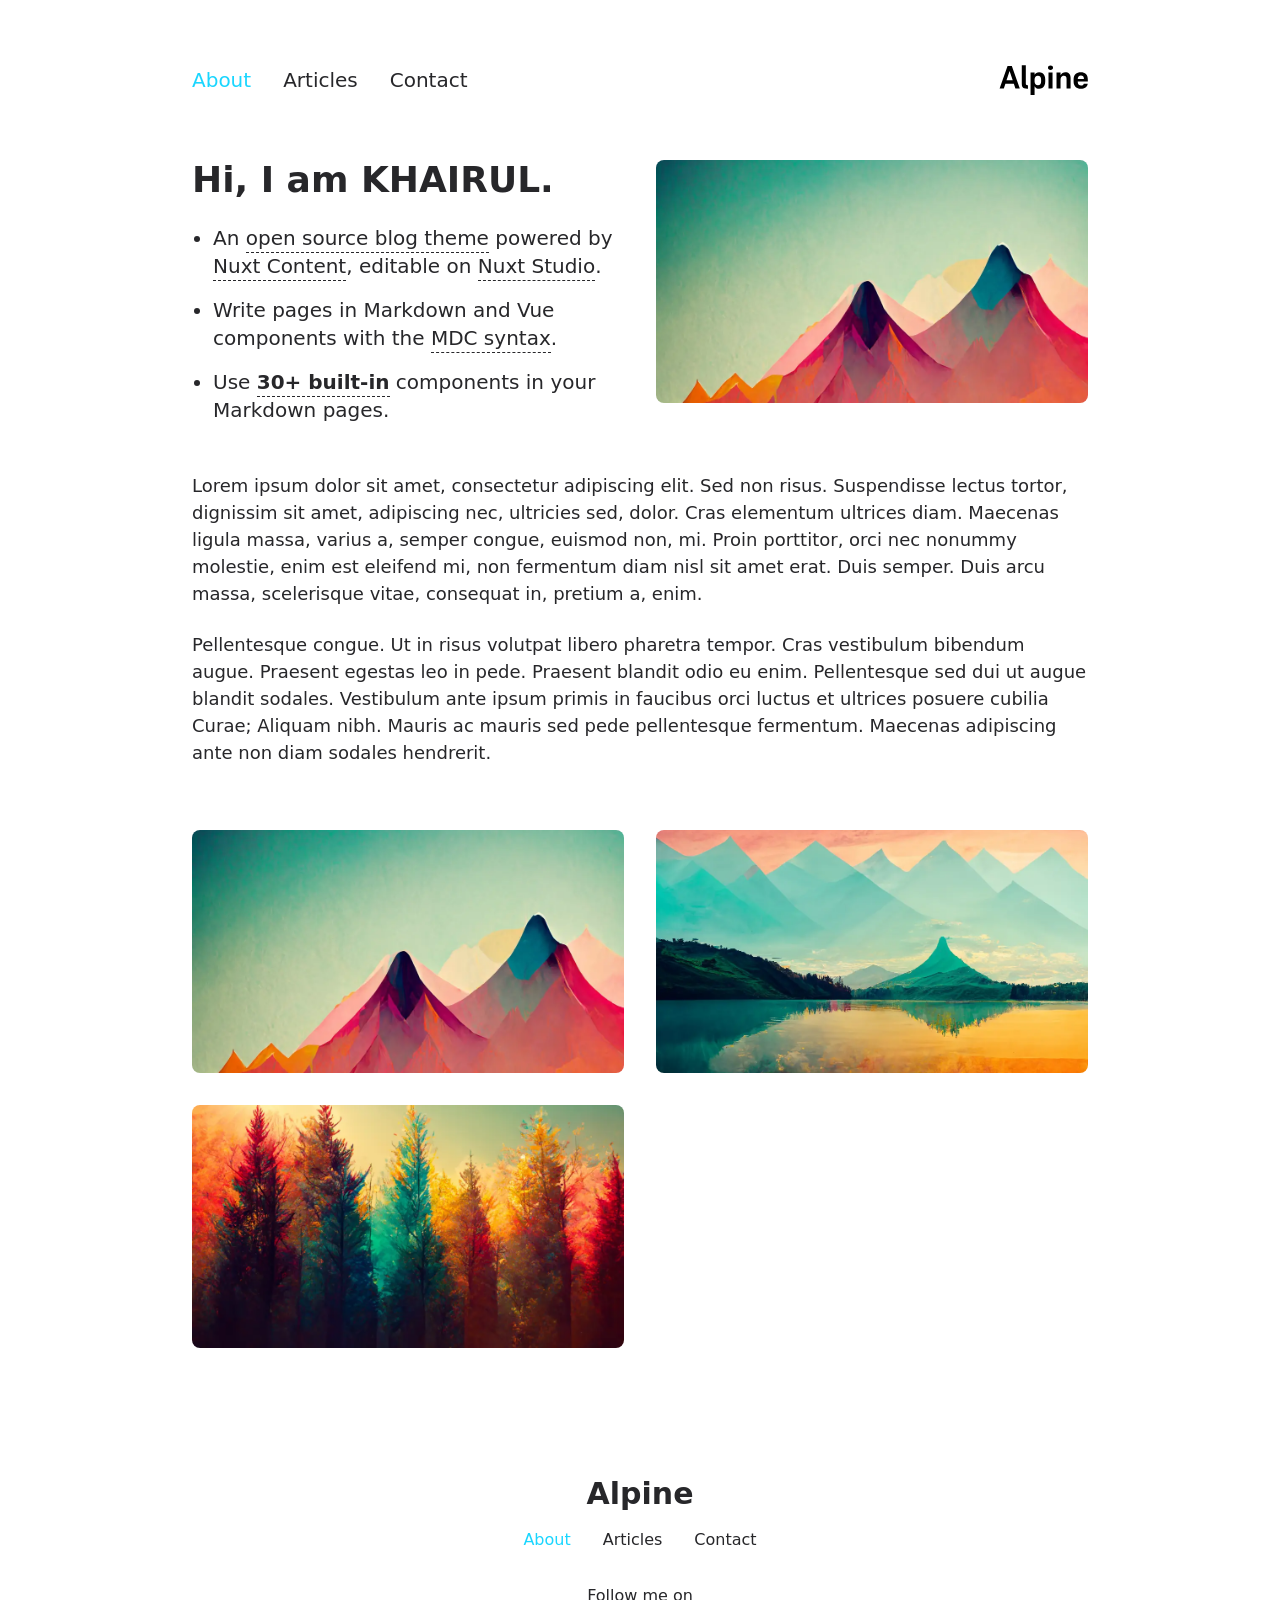
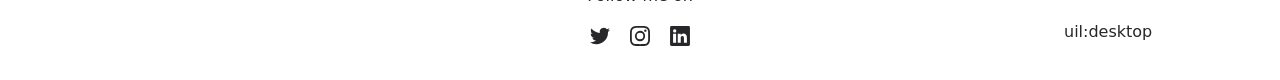
<file: index.html>
<!DOCTYPE html><html  lang="en"><head><meta charset="utf-8">
<meta name="viewport" content="width=device-width, initial-scale=1">
<title>Alpine</title>
<meta name="twitter:card" content="summary_large_image">
<meta property="og:image" content="/social-card-preview.png">
<meta property="og:image:width" content="400">
<meta property="og:image:height" content="300">
<meta property="og:image:alt" content="An image showcasing my project.">
<meta property="og:title" content="Alpine">
<meta name="description" content="An open source blog theme powered by Nuxt.">
<meta property="og:description" content="An open source blog theme powered by Nuxt.">
<link rel="preload" as="fetch" crossorigin="anonymous" href="/_payload.json?9ff4f813-c767-48b1-9095-1be5b3efc911">
<link rel="stylesheet" href="/_nuxt/entry.pyhnkjga.css">
<link rel="stylesheet" href="/_nuxt/DocumentDrivenNotFound.DhweOwh_.css">
<link rel="stylesheet" href="/_nuxt/Hero.vQo4GDgt.css">
<link rel="stylesheet" href="/_nuxt/ProseUl.Ct5UM3HH.css">
<link rel="stylesheet" href="/_nuxt/ProseLi.DksDr1y0.css">
<link rel="stylesheet" href="/_nuxt/ProseA.0iM_ljxs.css">
<link rel="stylesheet" href="/_nuxt/ProseStrong.D7GPjLLG.css">
<link rel="stylesheet" href="/_nuxt/ProseP.CI2GCT6a.css">
<link rel="stylesheet" href="/_nuxt/Gallery.DpTKixtb.css">
<link rel="modulepreload" as="script" crossorigin href="/_nuxt/CyPUwZUZ.js">
<link rel="modulepreload" as="script" crossorigin href="/_nuxt/BT5cQQvV.js">
<link rel="modulepreload" as="script" crossorigin href="/_nuxt/BN36ehHR.js">
<link rel="modulepreload" as="script" crossorigin href="/_nuxt/BKVTsAfQ.js">
<link rel="modulepreload" as="script" crossorigin href="/_nuxt/mfva_6GW.js">
<link rel="modulepreload" as="script" crossorigin href="/_nuxt/83_IIoJ-.js">
<link rel="modulepreload" as="script" crossorigin href="/_nuxt/CnbmmAjy.js">
<link rel="modulepreload" as="script" crossorigin href="/_nuxt/DM9KY-6F.js">
<link rel="modulepreload" as="script" crossorigin href="/_nuxt/CSd5-YKJ.js">
<link rel="modulepreload" as="script" crossorigin href="/_nuxt/CbvWf0kb.js">
<link rel="modulepreload" as="script" crossorigin href="/_nuxt/DlgxOyY8.js">
<link rel="modulepreload" as="script" crossorigin href="/_nuxt/C5dqFGsr.js">
<link rel="modulepreload" as="script" crossorigin href="/_nuxt/zBu8JCGk.js">
<link rel="modulepreload" as="script" crossorigin href="/_nuxt/DYtlQrtP.js">
<link rel="modulepreload" as="script" crossorigin href="/_nuxt/Bday77me.js">
<link rel="modulepreload" as="script" crossorigin href="/_nuxt/7oBKGjJr.js">
<link rel="modulepreload" as="script" crossorigin href="/_nuxt/ClaG4oxe.js">
<link rel="modulepreload" as="script" crossorigin href="/_nuxt/CAkGsXXp.js">
<link rel="prefetch" as="style" href="/_nuxt/article.B-KtgFcq.css">
<link rel="prefetch" as="script" crossorigin href="/_nuxt/DfNk5R1v.js">
<link rel="prefetch" as="script" crossorigin href="/_nuxt/BcWussCh.js">
<link rel="prefetch" as="script" crossorigin href="/_nuxt/G703h0KS.js">
<link rel="prefetch" as="script" crossorigin href="/_nuxt/Z9RYaPxV.js">
<link rel="prefetch" as="style" href="/_nuxt/useStudio.DzA-IoZ4.css">
<link rel="prefetch" as="script" crossorigin href="/_nuxt/Da2Jk_7A.js">
<link rel="prefetch" as="style" href="/_nuxt/error-404.Bwq3Qtp8.css">
<link rel="prefetch" as="script" crossorigin href="/_nuxt/d-aqjYNd.js">
<link rel="prefetch" as="style" href="/_nuxt/error-500.C69HPPxN.css">
<link rel="prefetch" as="script" crossorigin href="/_nuxt/UmR_tbh1.js">
<script type="module" src="/_nuxt/CyPUwZUZ.js" crossorigin></script><style id="pinceau-runtime-hydratable">@media{.phy[--]{--puid:UfMk6A-v;}.pv-_QRton{max-width:var(--elements-container-maxWidth);padding-left:var(--elements-container-padding-mobile);padding-right:var(--elements-container-padding-mobile);}@media (min-width: 475px){.pv-_QRton{padding-left:var(--elements-container-padding-xs);padding-right:var(--elements-container-padding-xs);}}@media (min-width: 640px){.pv-_QRton{padding-left:var(--elements-container-padding-sm);padding-right:var(--elements-container-padding-sm);}}@media (min-width: 768px){.pv-_QRton{padding-left:var(--elements-container-padding-md);padding-right:var(--elements-container-padding-md);}}} @media{.phy[--]{--puid:vOxWuR-c;}.pc-vOxWuR[data-v-075da6b0]{---6-li-cols:2;}} </style><style id="pinceau-theme">@media { :root {--pinceau-mq: initial; --alpine-readableLine: 68ch;--alpine-backdrop-backgroundColor: #f4f4f5b3;--prose-code-inline-padding: 0.2rem 0.375rem 0.2rem 0.375rem;--prose-code-block-backdropFilter: contrast(1);--prose-code-block-border-style: solid;--prose-code-block-border-width: 1px;--prose-tbody-tr-borderBottom-style: dashed;--prose-tbody-tr-borderBottom-width: 1px;--prose-th-textAlign: inherit;--prose-thead-borderBottom-style: solid;--prose-thead-borderBottom-width: 1px;--prose-thead-border-style: solid;--prose-thead-border-width: 0px;--prose-table-textAlign: start;--prose-hr-width: 1px;--prose-hr-style: solid;--prose-li-listStylePosition: outside;--prose-ol-li-markerColor: currentColor;--prose-ol-paddingInlineStart: 21px;--prose-ol-listStyleType: decimal;--prose-ul-li-markerColor: currentColor;--prose-ul-paddingInlineStart: 21px;--prose-ul-listStyleType: disc;--prose-blockquote-border-style: solid;--prose-blockquote-border-width: 4px;--prose-blockquote-quotes: '201C' '201D' '2018' '2019';--prose-blockquote-paddingInlineStart: 24px;--prose-a-code-color-hover: currentColor;--prose-a-code-color-static: currentColor;--prose-a-hasCode-borderBottom: none;--prose-a-border-distance: 2px;--prose-a-border-color-hover: currentColor;--prose-a-border-color-static: currentColor;--prose-a-border-style-hover: solid;--prose-a-border-style-static: dashed;--prose-a-border-width: 1px;--prose-a-color-static: inherit;--prose-a-textDecoration: none;--prose-h6-margin: 3rem 0 2rem;--prose-h5-margin: 3rem 0 2rem;--prose-h4-margin: 3rem 0 2rem;--prose-h3-margin: 3rem 0 2rem;--prose-h2-margin: 3rem 0 2rem;--prose-h1-margin: 0 0 2rem;--prose-p-fontSize: 18px;--typography-lead-loose: 2;--typography-lead-relaxed: 1.625;--typography-lead-normal: 1.5;--typography-lead-snug: 1.375;--typography-lead-tight: 1.25;--typography-lead-none: 1;--typography-lead-10: 2.5rem;--typography-lead-9: 2.25rem;--typography-lead-8: 2rem;--typography-lead-7: 1.75rem;--typography-lead-6: 1.5rem;--typography-lead-5: 1.25rem;--typography-lead-4: 1rem;--typography-lead-3: .75rem;--typography-lead-2: .5rem;--typography-lead-1: .025rem;--typography-fontWeight-black: 900;--typography-fontWeight-extrabold: 800;--typography-fontWeight-bold: 700;--typography-fontWeight-semibold: 600;--typography-fontWeight-medium: 500;--typography-fontWeight-normal: 400;--typography-fontWeight-light: 300;--typography-fontWeight-extralight: 200;--typography-fontWeight-thin: 100;--typography-fontSize-9xl: 128px;--typography-fontSize-8xl: 96px;--typography-fontSize-7xl: 72px;--typography-fontSize-6xl: 60px;--typography-fontSize-5xl: 48px;--typography-fontSize-4xl: 36px;--typography-fontSize-3xl: 30px;--typography-fontSize-2xl: 24px;--typography-fontSize-xl: 20px;--typography-fontSize-lg: 18px;--typography-fontSize-base: 16px;--typography-fontSize-sm: 14px;--typography-fontSize-xs: 12px;--typography-letterSpacing-wide: 0.025em;--typography-letterSpacing-tight: -0.025em;--typography-verticalMargin-base: 24px;--typography-verticalMargin-sm: 16px;--elements-border-secondary-hover: [object Object];--elements-backdrop-background: #fffc;--elements-backdrop-filter: saturate(200%) blur(20px);--elements-container-maxWidth: 64rem;--lead-loose: 2;--lead-relaxed: 1.625;--lead-normal: 1.5;--lead-snug: 1.375;--lead-tight: 1.25;--lead-none: 1;--lead-10: 2.5rem;--lead-9: 2.25rem;--lead-8: 2rem;--lead-7: 1.75rem;--lead-6: 1.5rem;--lead-5: 1.25rem;--lead-4: 1rem;--lead-3: .75rem;--lead-2: .5rem;--lead-1: .025rem;--letterSpacing-widest: 0.1em;--letterSpacing-wider: 0.05em;--letterSpacing-wide: 0.025em;--letterSpacing-normal: 0em;--letterSpacing-tight: -0.025em;--letterSpacing-tighter: -0.05em;--fontSize-9xl: 8rem;--fontSize-8xl: 6rem;--fontSize-7xl: 4.5rem;--fontSize-6xl: 3.75rem;--fontSize-5xl: 3rem;--fontSize-4xl: 2.25rem;--fontSize-3xl: 1.875rem;--fontSize-2xl: 1.5rem;--fontSize-xl: 1.25rem;--fontSize-lg: 1.125rem;--fontSize-base: 1rem;--fontSize-sm: 0.875rem;--fontSize-xs: 0.75rem;--fontWeight-black: 900;--fontWeight-extrabold: 800;--fontWeight-bold: 700;--fontWeight-semibold: 600;--fontWeight-medium: 500;--fontWeight-normal: 400;--fontWeight-light: 300;--fontWeight-extralight: 200;--fontWeight-thin: 100;--font-mono: ui-monospace, SFMono-Regular, Menlo, Monaco, Consolas, Liberation Mono, Courier New, monospace;--font-serif: ui-serif, Georgia, Cambria, Times New Roman, Times, serif;--font-sans: ui-sans-serif, system-ui, -apple-system, BlinkMacSystemFont, Segoe UI, Roboto, Helvetica Neue, Arial, Noto Sans, sans-serif, Apple Color Emoji, Segoe UI Emoji, Segoe UI Symbol, Noto Color Emoji;--opacity-total: 1;--opacity-high: 0.8;--opacity-medium: 0.5;--opacity-soft: 0.3;--opacity-light: 0.15;--opacity-bright: 0.1;--opacity-noOpacity: 0;--borderWidth-lg: 3px;--borderWidth-md: 2px;--borderWidth-sm: 1px;--borderWidth-noBorder: 0;--space-rem-875: 0.875rem;--space-rem-625: 0.625rem;--space-rem-375: 0.375rem;--space-rem-125: 0.125rem;--space-px: 1px;--space-128: 32rem;--space-96: 24rem;--space-80: 20rem;--space-72: 18rem;--space-64: 16rem;--space-60: 15rem;--space-56: 14rem;--space-52: 13rem;--space-48: 12rem;--space-44: 11rem;--space-40: 10rem;--space-36: 9rem;--space-32: 8rem;--space-28: 7rem;--space-24: 6rem;--space-20: 5rem;--space-16: 4rem;--space-14: 3.5rem;--space-12: 3rem;--space-11: 2.75rem;--space-10: 2.5rem;--space-9: 2.25rem;--space-8: 2rem;--space-7: 1.75rem;--space-6: 1.5rem;--space-5: 1.25rem;--space-4: 1rem;--space-3: 0.75rem;--space-2: 0.5rem;--space-1: 0.25rem;--space-0: 0px;--size-full: 100%;--size-7xl: 80rem;--size-6xl: 72rem;--size-5xl: 64rem;--size-4xl: 56rem;--size-3xl: 48rem;--size-2xl: 42rem;--size-xl: 36rem;--size-lg: 32rem;--size-md: 28rem;--size-sm: 24rem;--size-xs: 20rem;--size-200: 200px;--size-104: 104px;--size-80: 80px;--size-64: 64px;--size-56: 56px;--size-48: 48px;--size-40: 40px;--size-32: 32px;--size-24: 24px;--size-20: 20px;--size-16: 16px;--size-12: 12px;--size-8: 8px;--size-6: 6px;--size-4: 4px;--size-2: 2px;--size-0: 0px;--radii-full: 9999px;--radii-3xl: 1.75rem;--radii-2xl: 1.5rem;--radii-xl: 1rem;--radii-lg: 0.75rem;--radii-md: 0.5rem;--radii-sm: 0.375rem;--radii-xs: 0.25rem;--radii-2xs: 0.125rem;--radii-none: 0px;--shadow-none: 0px 0px 0px 0px transparent;--shadow-lg: 0px 10px 15px -3px #000000, 0px 4px 6px -4px #000000;--shadow-md: 0px 4px 6px -1px #000000, 0px 2px 4px -2px #000000;--shadow-sm: 0px 1px 3px 0px #000000, 0px 1px 2px -1px #000000;--shadow-xs: 0px 1px 2px 0px #000000;--height-screen: 100vh;--width-screen: 100vw;--color-primary-900: #002e38;--color-primary-800: #005c70;--color-primary-700: #008aa9;--color-primary-600: #00b9e1;--color-primary-500: #1ad6ff;--color-primary-400: #40ddff;--color-primary-300: #66e4ff;--color-primary-200: #8deaff;--color-primary-100: #b3f1ff;--color-primary-50: #d9f8ff;--color-ruby-900: #380011;--color-ruby-800: #700021;--color-ruby-700: #a90032;--color-ruby-600: #e10043;--color-ruby-500: #ff1a5e;--color-ruby-400: #ff4079;--color-ruby-300: #ff6694;--color-ruby-200: #ff8dae;--color-ruby-100: #ffb3c9;--color-ruby-50: #ffd9e4;--color-pink-900: #380025;--color-pink-800: #70004b;--color-pink-700: #a90070;--color-pink-600: #e10095;--color-pink-500: #ff1ab2;--color-pink-400: #ff40bf;--color-pink-300: #ff66cc;--color-pink-200: #ff8dd8;--color-pink-100: #ffb3e5;--color-pink-50: #ffd9f2;--color-purple-900: #190038;--color-purple-800: #330070;--color-purple-700: #4c00a9;--color-purple-600: #6500e1;--color-purple-500: #811aff;--color-purple-400: #9640ff;--color-purple-300: #ab66ff;--color-purple-200: #c08dff;--color-purple-100: #d5b3ff;--color-purple-50: #ead9ff;--color-royalblue-900: #0b0531;--color-royalblue-800: #160a62;--color-royalblue-700: #211093;--color-royalblue-600: #2c15c4;--color-royalblue-500: #4127e8;--color-royalblue-400: #614bec;--color-royalblue-300: #806ff0;--color-royalblue-200: #a093f3;--color-royalblue-100: #c0b7f7;--color-royalblue-50: #dfdbfb;--color-indigoblue-900: #001238;--color-indigoblue-800: #002370;--color-indigoblue-700: #0035a9;--color-indigoblue-600: #0047e1;--color-indigoblue-500: #1a62ff;--color-indigoblue-400: #407cff;--color-indigoblue-300: #6696ff;--color-indigoblue-200: #8db0ff;--color-indigoblue-100: #b3cbff;--color-indigoblue-50: #d9e5ff;--color-blue-900: #002438;--color-blue-800: #004870;--color-blue-700: #006ca9;--color-blue-600: #0090e1;--color-blue-500: #1aadff;--color-blue-400: #40bbff;--color-blue-300: #66c8ff;--color-blue-200: #8dd6ff;--color-blue-100: #b3e4ff;--color-blue-50: #d9f1ff;--color-lightblue-900: #002e38;--color-lightblue-800: #005c70;--color-lightblue-700: #008aa9;--color-lightblue-600: #00b9e1;--color-lightblue-500: #1ad6ff;--color-lightblue-400: #40ddff;--color-lightblue-300: #66e4ff;--color-lightblue-200: #8deaff;--color-lightblue-100: #b3f1ff;--color-lightblue-50: #d9f8ff;--color-teal-900: #062a28;--color-teal-800: #0b544f;--color-teal-700: #117d77;--color-teal-600: #16a79e;--color-teal-500: #1cd1c6;--color-teal-400: #36e4da;--color-teal-300: #5fe9e1;--color-teal-200: #87efe9;--color-teal-100: #aff4f0;--color-teal-50: #d7faf8;--color-pear-900: #2a2b09;--color-pear-800: #545512;--color-pear-700: #7e801b;--color-pear-600: #a8aa24;--color-pear-500: #d0d32f;--color-pear-400: #d8da52;--color-pear-300: #e0e274;--color-pear-200: #e8e997;--color-pear-100: #eff0ba;--color-pear-50: #f7f8dc;--color-red-900: #380300;--color-red-800: #700700;--color-red-700: #a90a00;--color-red-600: #e10e00;--color-red-500: #ff281a;--color-red-400: #ff4c40;--color-red-300: #ff7066;--color-red-200: #ff948d;--color-red-100: #ffb7b3;--color-red-50: #ffdbd9;--color-orange-900: #381800;--color-orange-800: #702f00;--color-orange-700: #a94700;--color-orange-600: #e15e00;--color-orange-500: #ff7a1a;--color-orange-400: #ff9040;--color-orange-300: #ffa666;--color-orange-200: #ffbd8d;--color-orange-100: #ffd3b3;--color-orange-50: #ffe9d9;--color-yellow-900: #362b03;--color-yellow-800: #6d5605;--color-yellow-700: #a38108;--color-yellow-600: #daac0a;--color-yellow-500: #f5c828;--color-yellow-400: #f7d14c;--color-yellow-300: #f8da70;--color-yellow-200: #fae393;--color-yellow-100: #fcedb7;--color-yellow-50: #fdf6db;--color-green-900: #003f25;--color-green-800: #005e38;--color-green-700: #007e4a;--color-green-600: #009d5d;--color-green-500: #00bd6f;--color-green-400: #00dc82;--color-green-300: #30ffaa;--color-green-200: #83ffcc;--color-green-100: #acffdd;--color-green-50: #d6ffee;--color-gray-900: #18181B;--color-gray-800: #27272A;--color-gray-700: #3f3f46;--color-gray-600: #52525B;--color-gray-500: #71717A;--color-gray-400: #a1a1aa;--color-gray-300: #D4d4d8;--color-gray-200: #e4e4e7;--color-gray-100: #f4f4f5;--color-gray-50: #fafafa;--color-black: #0c0c0d;--color-white: #FFFFFF;--media-portrait: only screen and (orientation: portrait);--media-landscape: only screen and (orientation: landscape);--media-rm: (prefers-reduced-motion: reduce);--media-2xl: (min-width: 1536px);--media-xl: (min-width: 1280px);--media-lg: (min-width: 1024px);--media-md: (min-width: 768px);--media-sm: (min-width: 640px);--media-xs: (min-width: 475px);--alpine-body-color: var(--color-gray-800);--alpine-body-backgroundColor: var(--color-white);--prose-code-inline-fontWeight: var(--typography-fontWeight-normal);--prose-code-inline-fontSize: var(--typography-fontSize-sm);--prose-code-inline-borderRadius: var(--radii-xs);--prose-code-block-pre-padding: var(--typography-verticalMargin-sm);--prose-code-block-margin: var(--typography-verticalMargin-base) 0;--prose-code-block-fontSize: var(--typography-fontSize-sm);--prose-tbody-code-inline-fontSize: var(--typography-fontSize-sm);--prose-tbody-td-padding: var(--typography-verticalMargin-sm);--prose-th-fontWeight: var(--typography-fontWeight-semibold);--prose-th-padding: 0 var(--typography-verticalMargin-sm) var(--typography-verticalMargin-sm) var(--typography-verticalMargin-sm);--prose-table-lineHeight: var(--typography-lead-6);--prose-table-fontSize: var(--typography-fontSize-sm);--prose-table-margin: var(--typography-verticalMargin-base) 0;--prose-hr-margin: var(--typography-verticalMargin-base) 0;--prose-li-margin: var(--typography-verticalMargin-sm) 0;--prose-ol-margin: var(--typography-verticalMargin-base) 0;--prose-ul-margin: var(--typography-verticalMargin-base) 0;--prose-blockquote-margin: var(--typography-verticalMargin-base) 0;--prose-a-code-border-style: var(--prose-a-border-style-static);--prose-a-code-border-width: var(--prose-a-border-width);--prose-a-fontWeight: var(--typography-fontWeight-medium);--prose-img-margin: var(--typography-verticalMargin-base) 0;--prose-strong-fontWeight: var(--typography-fontWeight-semibold);--prose-h6-iconSize: var(--typography-fontSize-base);--prose-h6-fontWeight: var(--typography-fontWeight-semibold);--prose-h6-lineHeight: var(--typography-lead-normal);--prose-h6-fontSize: var(--typography-fontSize-lg);--prose-h5-iconSize: var(--typography-fontSize-lg);--prose-h5-fontWeight: var(--typography-fontWeight-semibold);--prose-h5-lineHeight: var(--typography-lead-snug);--prose-h5-fontSize: var(--typography-fontSize-xl);--prose-h4-iconSize: var(--typography-fontSize-lg);--prose-h4-letterSpacing: var(--typography-letterSpacing-tight);--prose-h4-fontWeight: var(--typography-fontWeight-semibold);--prose-h4-lineHeight: var(--typography-lead-snug);--prose-h4-fontSize: var(--typography-fontSize-2xl);--prose-h3-iconSize: var(--typography-fontSize-xl);--prose-h3-letterSpacing: var(--typography-letterSpacing-tight);--prose-h3-fontWeight: var(--typography-fontWeight-semibold);--prose-h3-lineHeight: var(--typography-lead-snug);--prose-h3-fontSize: var(--typography-fontSize-3xl);--prose-h2-iconSize: var(--typography-fontSize-2xl);--prose-h2-letterSpacing: var(--typography-letterSpacing-tight);--prose-h2-fontWeight: var(--typography-fontWeight-semibold);--prose-h2-lineHeight: var(--typography-lead-tight);--prose-h2-fontSize: var(--typography-fontSize-4xl);--prose-h1-iconSize: var(--typography-fontSize-3xl);--prose-h1-letterSpacing: var(--typography-letterSpacing-tight);--prose-h1-fontWeight: var(--typography-fontWeight-bold);--prose-h1-lineHeight: var(--typography-lead-tight);--prose-h1-fontSize: var(--typography-fontSize-5xl);--prose-p-br-margin: var(--typography-verticalMargin-base) 0 0 0;--prose-p-margin: var(--typography-verticalMargin-base) 0;--prose-p-lineHeight: var(--typography-lead-normal);--typography-color-primary-900: var(--color-primary-900);--typography-color-primary-800: var(--color-primary-800);--typography-color-primary-700: var(--color-primary-700);--typography-color-primary-600: var(--color-primary-600);--typography-color-primary-500: var(--color-primary-500);--typography-color-primary-400: var(--color-primary-400);--typography-color-primary-300: var(--color-primary-300);--typography-color-primary-200: var(--color-primary-200);--typography-color-primary-100: var(--color-primary-100);--typography-color-primary-50: var(--color-primary-50);--typography-font-code: var(--font-mono);--typography-font-body: var(--font-sans);--typography-font-display: var(--font-sans);--typography-body-backgroundColor: var(--color-white);--typography-body-color: var(--color-black);--elements-state-danger-borderColor-secondary: var(--color-red-200);--elements-state-danger-borderColor-primary: var(--color-red-100);--elements-state-danger-backgroundColor-secondary: var(--color-red-100);--elements-state-danger-backgroundColor-primary: var(--color-red-50);--elements-state-danger-color-secondary: var(--color-red-600);--elements-state-danger-color-primary: var(--color-red-500);--elements-state-warning-borderColor-secondary: var(--color-yellow-200);--elements-state-warning-borderColor-primary: var(--color-yellow-100);--elements-state-warning-backgroundColor-secondary: var(--color-yellow-100);--elements-state-warning-backgroundColor-primary: var(--color-yellow-50);--elements-state-warning-color-secondary: var(--color-yellow-700);--elements-state-warning-color-primary: var(--color-yellow-600);--elements-state-success-borderColor-secondary: var(--color-green-200);--elements-state-success-borderColor-primary: var(--color-green-100);--elements-state-success-backgroundColor-secondary: var(--color-green-100);--elements-state-success-backgroundColor-primary: var(--color-green-50);--elements-state-success-color-secondary: var(--color-green-600);--elements-state-success-color-primary: var(--color-green-500);--elements-state-info-borderColor-secondary: var(--color-blue-200);--elements-state-info-borderColor-primary: var(--color-blue-100);--elements-state-info-backgroundColor-secondary: var(--color-blue-100);--elements-state-info-backgroundColor-primary: var(--color-blue-50);--elements-state-info-color-secondary: var(--color-blue-600);--elements-state-info-color-primary: var(--color-blue-500);--elements-state-primary-borderColor-secondary: var(--color-primary-200);--elements-state-primary-borderColor-primary: var(--color-primary-100);--elements-state-primary-backgroundColor-secondary: var(--color-primary-100);--elements-state-primary-backgroundColor-primary: var(--color-primary-50);--elements-state-primary-color-secondary: var(--color-primary-700);--elements-state-primary-color-primary: var(--color-primary-600);--elements-surface-secondary-backgroundColor: var(--color-gray-200);--elements-surface-primary-backgroundColor: var(--color-gray-100);--elements-surface-background-base: var(--color-gray-100);--elements-border-secondary-static: var(--color-gray-200);--elements-border-primary-hover: var(--color-gray-200);--elements-border-primary-static: var(--color-gray-100);--elements-container-padding-md: var(--space-16);--elements-container-padding-sm: var(--space-12);--elements-container-padding-xs: var(--space-8);--elements-container-padding-mobile: var(--space-6);--elements-text-secondary-color-hover: var(--color-gray-700);--elements-text-secondary-color-static: var(--color-gray-500);--elements-text-primary-color-static: var(--color-gray-900);--text-6xl-lineHeight: var(--lead-none);--text-6xl-fontSize: var(--fontSize-6xl);--text-5xl-lineHeight: var(--lead-none);--text-5xl-fontSize: var(--fontSize-5xl);--text-4xl-lineHeight: var(--lead-10);--text-4xl-fontSize: var(--fontSize-4xl);--text-3xl-lineHeight: var(--lead-9);--text-3xl-fontSize: var(--fontSize-3xl);--text-2xl-lineHeight: var(--lead-8);--text-2xl-fontSize: var(--fontSize-2xl);--text-xl-lineHeight: var(--lead-7);--text-xl-fontSize: var(--fontSize-xl);--text-lg-lineHeight: var(--lead-7);--text-lg-fontSize: var(--fontSize-lg);--text-base-lineHeight: var(--lead-6);--text-base-fontSize: var(--fontSize-base);--text-sm-lineHeight: var(--lead-5);--text-sm-fontSize: var(--fontSize-sm);--text-xs-lineHeight: var(--lead-4);--text-xs-fontSize: var(--fontSize-xs);--shadow-2xl: 0px 25px 50px -12px var(--color-gray-900);--shadow-xl: 0px 20px 25px -5px var(--color-gray-400), 0px 8px 10px -6px #000000;--color-secondary-900: var(--color-gray-900);--color-secondary-800: var(--color-gray-800);--color-secondary-700: var(--color-gray-700);--color-secondary-600: var(--color-gray-600);--color-secondary-500: var(--color-gray-500);--color-secondary-400: var(--color-gray-400);--color-secondary-300: var(--color-gray-300);--color-secondary-200: var(--color-gray-200);--color-secondary-100: var(--color-gray-100);--color-secondary-50: var(--color-gray-50);--prose-a-code-background-hover: var(--typography-color-primary-50);--prose-a-code-border-color-hover: var(--typography-color-primary-500);--prose-a-color-hover: var(--typography-color-primary-500);--typography-color-secondary-900: var(--color-secondary-900);--typography-color-secondary-800: var(--color-secondary-800);--typography-color-secondary-700: var(--color-secondary-700);--typography-color-secondary-600: var(--color-secondary-600);--typography-color-secondary-500: var(--color-secondary-500);--typography-color-secondary-400: var(--color-secondary-400);--typography-color-secondary-300: var(--color-secondary-300);--typography-color-secondary-200: var(--color-secondary-200);--typography-color-secondary-100: var(--color-secondary-100);--typography-color-secondary-50: var(--color-secondary-50);--prose-code-inline-backgroundColor: var(--typography-color-secondary-100);--prose-code-inline-color: var(--typography-color-secondary-700);--prose-code-block-backgroundColor: var(--typography-color-secondary-100);--prose-code-block-color: var(--typography-color-secondary-700);--prose-code-block-border-color: var(--typography-color-secondary-200);--prose-tbody-tr-borderBottom-color: var(--typography-color-secondary-200);--prose-th-color: var(--typography-color-secondary-600);--prose-thead-borderBottom-color: var(--typography-color-secondary-200);--prose-thead-border-color: var(--typography-color-secondary-300);--prose-hr-color: var(--typography-color-secondary-200);--prose-blockquote-border-color: var(--typography-color-secondary-200);--prose-blockquote-color: var(--typography-color-secondary-500);--prose-a-code-border-color-static: var(--typography-color-secondary-400); } }@media { :root.dark {--pinceau-mq: dark; --alpine-backdrop-backgroundColor: #18181bb3;--prose-code-block-backdropFilter: contrast(1);--prose-ol-li-markerColor: currentColor;--prose-ul-li-markerColor: currentColor;--prose-a-code-color-hover: currentColor;--prose-a-code-color-static: currentColor;--prose-a-border-color-hover: currentColor;--prose-a-border-color-static: currentColor;--prose-a-color-static: inherit;--elements-backdrop-background: #0c0d0ccc;--alpine-body-color: var(--color-gray-200);--alpine-body-backgroundColor: var(--color-black);--typography-body-backgroundColor: var(--color-black);--typography-body-color: var(--color-white);--elements-state-danger-borderColor-secondary: var(--color-red-700);--elements-state-danger-borderColor-primary: var(--color-red-800);--elements-state-danger-backgroundColor-secondary: var(--color-red-800);--elements-state-danger-backgroundColor-primary: var(--color-red-900);--elements-state-danger-color-secondary: var(--color-red-200);--elements-state-danger-color-primary: var(--color-red-300);--elements-state-warning-borderColor-secondary: var(--color-yellow-700);--elements-state-warning-borderColor-primary: var(--color-yellow-800);--elements-state-warning-backgroundColor-secondary: var(--color-yellow-800);--elements-state-warning-backgroundColor-primary: var(--color-yellow-900);--elements-state-warning-color-secondary: var(--color-yellow-200);--elements-state-warning-color-primary: var(--color-yellow-400);--elements-state-success-borderColor-secondary: var(--color-green-700);--elements-state-success-borderColor-primary: var(--color-green-800);--elements-state-success-backgroundColor-secondary: var(--color-green-800);--elements-state-success-backgroundColor-primary: var(--color-green-900);--elements-state-success-color-secondary: var(--color-green-200);--elements-state-success-color-primary: var(--color-green-400);--elements-state-info-borderColor-secondary: var(--color-blue-700);--elements-state-info-borderColor-primary: var(--color-blue-800);--elements-state-info-backgroundColor-secondary: var(--color-blue-800);--elements-state-info-backgroundColor-primary: var(--color-blue-900);--elements-state-info-color-secondary: var(--color-blue-200);--elements-state-info-color-primary: var(--color-blue-400);--elements-state-primary-borderColor-secondary: var(--color-primary-700);--elements-state-primary-borderColor-primary: var(--color-primary-800);--elements-state-primary-backgroundColor-secondary: var(--color-primary-800);--elements-state-primary-backgroundColor-primary: var(--color-primary-900);--elements-state-primary-color-secondary: var(--color-primary-200);--elements-state-primary-color-primary: var(--color-primary-400);--elements-surface-secondary-backgroundColor: var(--color-gray-800);--elements-surface-primary-backgroundColor: var(--color-gray-900);--elements-surface-background-base: var(--color-gray-900);--elements-border-secondary-static: var(--color-gray-800);--elements-border-primary-hover: var(--color-gray-800);--elements-border-primary-static: var(--color-gray-900);--elements-text-secondary-color-hover: var(--color-gray-200);--elements-text-secondary-color-static: var(--color-gray-400);--elements-text-primary-color-static: var(--color-gray-50);--prose-a-code-background-hover: var(--typography-color-primary-900);--prose-a-code-border-color-hover: var(--typography-color-primary-600);--prose-a-color-hover: var(--typography-color-primary-400);--prose-code-inline-backgroundColor: var(--typography-color-secondary-800);--prose-code-inline-color: var(--typography-color-secondary-200);--prose-code-block-backgroundColor: var(--typography-color-secondary-900);--prose-code-block-color: var(--typography-color-secondary-200);--prose-code-block-border-color: var(--typography-color-secondary-800);--prose-tbody-tr-borderBottom-color: var(--typography-color-secondary-800);--prose-th-color: var(--typography-color-secondary-400);--prose-thead-borderBottom-color: var(--typography-color-secondary-800);--prose-thead-border-color: var(--typography-color-secondary-600);--prose-hr-color: var(--typography-color-secondary-800);--prose-blockquote-border-color: var(--typography-color-secondary-700);--prose-blockquote-color: var(--typography-color-secondary-400);--prose-a-code-border-color-static: var(--typography-color-secondary-600); } }</style><script>"use strict";(()=>{const a=window,e=document.documentElement,c=window.localStorage,d=["dark","light"],n=c&&c.getItem&&c.getItem("nuxt-color-mode")||"system";let l=n==="system"?f():n;const i=e.getAttribute("data-color-mode-forced");i&&(l=i),r(l),a["__NUXT_COLOR_MODE__"]={preference:n,value:l,getColorScheme:f,addColorScheme:r,removeColorScheme:u};function r(o){const t=""+o+"",s="";e.classList?e.classList.add(t):e.className+=" "+t,s&&e.setAttribute("data-"+s,o)}function u(o){const t=""+o+"",s="";e.classList?e.classList.remove(t):e.className=e.className.replace(new RegExp(t,"g"),""),s&&e.removeAttribute("data-"+s)}function m(o){return a.matchMedia("(prefers-color-scheme"+o+")")}function f(){if(a.matchMedia&&m("").media!=="not all"){for(const o of d)if(m(":"+o).matches)return o}return"light"}})();
</script></head><body><div id="__nuxt"><div class="container pv-_QRton pc-UfMk6A app-layout" data-v-b5de449e data-v-98bd95b7><!--[--><div class="nuxt-progress" style="width:0%;height:3px;opacity:0;background-size:Infinity% auto;" data-v-b5de449e></div><header class="right" data-v-b5de449e data-v-d2647fcb><div class="menu" data-v-d2647fcb><button aria-label="Navigation Menu" data-v-d2647fcb><svg width="24" height="24" viewBox="0 0 68 68" fill="currentColor" xmlns="http://www.w3.org/2000/svg" data-v-d2647fcb><path d="M8 34C8 32.1362 8 31.2044 8.30448 30.4693C8.71046 29.4892 9.48915 28.7105 10.4693 28.3045C11.2044 28 12.1362 28 14 28C15.8638 28 16.7956 28 17.5307 28.3045C18.5108 28.7105 19.2895 29.4892 19.6955 30.4693C20 31.2044 20 32.1362 20 34C20 35.8638 20 36.7956 19.6955 37.5307C19.2895 38.5108 18.5108 39.2895 17.5307 39.6955C16.7956 40 15.8638 40 14 40C12.1362 40 11.2044 40 10.4693 39.6955C9.48915 39.2895 8.71046 38.5108 8.30448 37.5307C8 36.7956 8 35.8638 8 34Z" data-v-d2647fcb></path><path d="M28 34C28 32.1362 28 31.2044 28.3045 30.4693C28.7105 29.4892 29.4892 28.7105 30.4693 28.3045C31.2044 28 32.1362 28 34 28C35.8638 28 36.7956 28 37.5307 28.3045C38.5108 28.7105 39.2895 29.4892 39.6955 30.4693C40 31.2044 40 32.1362 40 34C40 35.8638 40 36.7956 39.6955 37.5307C39.2895 38.5108 38.5108 39.2895 37.5307 39.6955C36.7956 40 35.8638 40 34 40C32.1362 40 31.2044 40 30.4693 39.6955C29.4892 39.2895 28.7105 38.5108 28.3045 37.5307C28 36.7956 28 35.8638 28 34Z" data-v-d2647fcb></path><path d="M48 34C48 32.1362 48 31.2044 48.3045 30.4693C48.7105 29.4892 49.4892 28.7105 50.4693 28.3045C51.2044 28 52.1362 28 54 28C55.8638 28 56.7956 28 57.5307 28.3045C58.5108 28.7105 59.2895 29.4892 59.6955 30.4693C60 31.2044 60 32.1362 60 34C60 35.8638 60 36.7956 59.6955 37.5307C59.2895 38.5108 58.5108 39.2895 57.5307 39.6955C56.7956 40 55.8638 40 54 40C52.1362 40 51.2044 40 50.4693 39.6955C49.4892 39.2895 48.7105 38.5108 48.3045 37.5307C48 36.7956 48 35.8638 48 34Z" data-v-d2647fcb></path></svg></button></div><div class="overlay" data-v-d2647fcb><nav data-v-d2647fcb data-v-b3ee0519><ul data-v-b3ee0519><!--[--><li data-v-b3ee0519><a aria-current="page" href="/" class="router-link-active router-link-exact-active" data-v-b3ee0519><span class="underline-fx" data-v-b3ee0519></span> About</a></li><li data-v-b3ee0519><a href="/articles" class="" data-v-b3ee0519><span class="underline-fx" data-v-b3ee0519></span> Articles</a></li><li data-v-b3ee0519><a href="/contact" class="" data-v-b3ee0519><span class="underline-fx" data-v-b3ee0519></span> Contact</a></li><!--]--></ul></nav></div><div class="logo" data-v-d2647fcb><a aria-current="page" href="/" class="router-link-active router-link-exact-active" data-v-d2647fcb><img src="/logo-dark.svg" class="dark-img" alt="alpine" width="89" height="31" data-v-d2647fcb><img src="/logo.svg" class="light-img" alt="alpine" width="89" height="31" data-v-d2647fcb></a></div><div class="main-nav" data-v-d2647fcb><nav data-v-d2647fcb data-v-b3ee0519><ul data-v-b3ee0519><!--[--><li data-v-b3ee0519><a aria-current="page" href="/" class="router-link-active router-link-exact-active" data-v-b3ee0519><span class="underline-fx" data-v-b3ee0519></span> About</a></li><li data-v-b3ee0519><a href="/articles" class="" data-v-b3ee0519><span class="underline-fx" data-v-b3ee0519></span> Articles</a></li><li data-v-b3ee0519><a href="/contact" class="" data-v-b3ee0519><span class="underline-fx" data-v-b3ee0519></span> Contact</a></li><!--]--></ul></nav></div></header><!--[--><div class="document-driven-page"><main><!--[--><div><section class="hero" data-v-afb78b7a><div class="layout" data-v-afb78b7a><div class="content" data-v-afb78b7a><div class="title" data-v-afb78b7a><!--[-->Hi, I am KHAIRUL.<!--]--></div><div class="description" data-v-afb78b7a><!--[--><ul data-v-17fc41d7><!--[--><li data-v-ff61ca7f><!--[-->An <a href="https://github.com/nuxt-themes/alpine" rel="nofollow" data-v-ef8e329f><!--[-->open source blog theme<!--]--></a> powered by <a href="https://content.nuxtjs.org" rel="nofollow" data-v-ef8e329f><!--[-->Nuxt Content<!--]--></a>, editable on <a href="https://nuxt.studio" rel="nofollow" data-v-ef8e329f><!--[-->Nuxt Studio<!--]--></a>.<!--]--></li><li data-v-ff61ca7f><!--[-->Write pages in Markdown and Vue components with the <a href="https://content.nuxtjs.org/guide/writing/mdc" rel="nofollow" data-v-ef8e329f><!--[-->MDC syntax<!--]--></a>.<!--]--></li><li data-v-ff61ca7f><!--[-->Use <a href="https://elements.nuxt.space" rel="nofollow" data-v-ef8e329f><!--[--><strong data-v-40e619b0><!--[-->30+ built-in<!--]--></strong><!--]--></a> components in your Markdown pages.<!--]--></li><!--]--></ul><!--]--></div></div><img src="/alpine-0.webp" class="right" alt="Hero Image" width="16" height="9" data-v-afb78b7a></div></section><p data-v-bc9b5591><!--[-->Lorem ipsum dolor sit amet, consectetur adipiscing elit. Sed non risus. Suspendisse lectus tortor, dignissim sit amet, adipiscing nec, ultricies sed, dolor. Cras elementum ultrices diam. Maecenas ligula massa, varius a, semper congue, euismod non, mi. Proin porttitor, orci nec nonummy molestie, enim est eleifend mi, non fermentum diam nisl sit amet erat. Duis semper. Duis arcu massa, scelerisque vitae, consequat in, pretium a, enim.<!--]--></p><p data-v-bc9b5591><!--[-->Pellentesque congue. Ut in risus volutpat libero pharetra tempor. Cras vestibulum bibendum augue. Praesent egestas leo in pede. Praesent blandit odio eu enim. Pellentesque sed dui ut augue blandit sodales. Vestibulum ante ipsum primis in faucibus orci luctus et ultrices posuere cubilia Curae; Aliquam nibh. Mauris ac mauris sed pede pellentesque fermentum. Maecenas adipiscing ante non diam sodales hendrerit.<!--]--></p><section class="gallery pc-vOxWuR" data-v-075da6b0><div class="layout" data-v-075da6b0><!--[--><img src="/alpine-0.webp" width="16" height="9" data-v-075da6b0><img src="/alpine-1.webp" width="16" height="9" data-v-075da6b0><img src="/alpine-2.webp" width="16" height="9" data-v-075da6b0><!--]--></div></section></div><!--]--></main></div><!--]--><footer class="center" data-v-b5de449e data-v-6e343129><a href="https://www.github.com/nuxt-themes/alpine" rel="noopener noreferrer" class="credits" data-v-6e343129>Alpine</a><div class="navigation" data-v-6e343129><nav data-v-6e343129 data-v-b3ee0519><ul data-v-b3ee0519><!--[--><li data-v-b3ee0519><a aria-current="page" href="/" class="router-link-active router-link-exact-active" data-v-b3ee0519><span class="underline-fx" data-v-b3ee0519></span> About</a></li><li data-v-b3ee0519><a href="/articles" class="" data-v-b3ee0519><span class="underline-fx" data-v-b3ee0519></span> Articles</a></li><li data-v-b3ee0519><a href="/contact" class="" data-v-b3ee0519><span class="underline-fx" data-v-b3ee0519></span> Contact</a></li><!--]--></ul></nav></div><p class="message" data-v-6e343129>Follow me on</p><div class="icons" data-v-6e343129><div class="social" data-v-6e343129><!--[--><a href="https://twitter.com/nuxtlabs" rel="noopener noreferrer" target="_blank" title="nuxtlabs" aria-label="nuxtlabs" data-v-836036d5><svg xmlns="http://www.w3.org/2000/svg" xmlns:xlink="http://www.w3.org/1999/xlink" aria-hidden="true" role="img" class="icon" data-v-836036d5 style="" width="1em" height="1em" viewBox="0 0 24 24" data-v-cd5794d8><path fill="currentColor" d="M22 5.8a8.49 8.49 0 0 1-2.36.64a4.13 4.13 0 0 0 1.81-2.27a8.21 8.21 0 0 1-2.61 1a4.1 4.1 0 0 0-7 3.74a11.64 11.64 0 0 1-8.45-4.29a4.16 4.16 0 0 0-.55 2.07a4.09 4.09 0 0 0 1.82 3.41a4.05 4.05 0 0 1-1.86-.51v.05a4.1 4.1 0 0 0 3.3 4a3.93 3.93 0 0 1-1.1.17a4.9 4.9 0 0 1-.77-.07a4.11 4.11 0 0 0 3.83 2.84A8.22 8.22 0 0 1 3 18.34a7.93 7.93 0 0 1-1-.06a11.57 11.57 0 0 0 6.29 1.85A11.59 11.59 0 0 0 20 8.45v-.53a8.43 8.43 0 0 0 2-2.12"/></svg></a><a href="https://instagram.com/atinuxt" rel="noopener noreferrer" target="_blank" title="atinuxt" aria-label="atinuxt" data-v-836036d5><svg xmlns="http://www.w3.org/2000/svg" xmlns:xlink="http://www.w3.org/1999/xlink" aria-hidden="true" role="img" class="icon" data-v-836036d5 style="" width="1em" height="1em" viewBox="0 0 24 24" data-v-cd5794d8><path fill="currentColor" d="M17.34 5.46a1.2 1.2 0 1 0 1.2 1.2a1.2 1.2 0 0 0-1.2-1.2m4.6 2.42a7.59 7.59 0 0 0-.46-2.43a4.94 4.94 0 0 0-1.16-1.77a4.7 4.7 0 0 0-1.77-1.15a7.3 7.3 0 0 0-2.43-.47C15.06 2 14.72 2 12 2s-3.06 0-4.12.06a7.3 7.3 0 0 0-2.43.47a4.78 4.78 0 0 0-1.77 1.15a4.7 4.7 0 0 0-1.15 1.77a7.3 7.3 0 0 0-.47 2.43C2 8.94 2 9.28 2 12s0 3.06.06 4.12a7.3 7.3 0 0 0 .47 2.43a4.7 4.7 0 0 0 1.15 1.77a4.78 4.78 0 0 0 1.77 1.15a7.3 7.3 0 0 0 2.43.47C8.94 22 9.28 22 12 22s3.06 0 4.12-.06a7.3 7.3 0 0 0 2.43-.47a4.7 4.7 0 0 0 1.77-1.15a4.85 4.85 0 0 0 1.16-1.77a7.59 7.59 0 0 0 .46-2.43c0-1.06.06-1.4.06-4.12s0-3.06-.06-4.12M20.14 16a5.61 5.61 0 0 1-.34 1.86a3.06 3.06 0 0 1-.75 1.15a3.19 3.19 0 0 1-1.15.75a5.61 5.61 0 0 1-1.86.34c-1 .05-1.37.06-4 .06s-3 0-4-.06a5.73 5.73 0 0 1-1.94-.3a3.27 3.27 0 0 1-1.1-.75a3 3 0 0 1-.74-1.15a5.54 5.54 0 0 1-.4-1.9c0-1-.06-1.37-.06-4s0-3 .06-4a5.54 5.54 0 0 1 .35-1.9A3 3 0 0 1 5 5a3.14 3.14 0 0 1 1.1-.8A5.73 5.73 0 0 1 8 3.86c1 0 1.37-.06 4-.06s3 0 4 .06a5.61 5.61 0 0 1 1.86.34a3.06 3.06 0 0 1 1.19.8a3.06 3.06 0 0 1 .75 1.1a5.61 5.61 0 0 1 .34 1.9c.05 1 .06 1.37.06 4s-.01 3-.06 4M12 6.87A5.13 5.13 0 1 0 17.14 12A5.12 5.12 0 0 0 12 6.87m0 8.46A3.33 3.33 0 1 1 15.33 12A3.33 3.33 0 0 1 12 15.33"/></svg></a><a href="https://www.linkedin.com/company/nuxtlabs" rel="noopener noreferrer" target="_blank" title="LinkedIn" aria-label="LinkedIn" data-v-836036d5><svg xmlns="http://www.w3.org/2000/svg" xmlns:xlink="http://www.w3.org/1999/xlink" aria-hidden="true" role="img" class="icon" data-v-836036d5 style="" width="1em" height="1em" viewBox="0 0 24 24" data-v-cd5794d8><path fill="currentColor" d="M20.47 2H3.53a1.45 1.45 0 0 0-1.47 1.43v17.14A1.45 1.45 0 0 0 3.53 22h16.94a1.45 1.45 0 0 0 1.47-1.43V3.43A1.45 1.45 0 0 0 20.47 2M8.09 18.74h-3v-9h3ZM6.59 8.48a1.56 1.56 0 1 1 0-3.12a1.57 1.57 0 1 1 0 3.12m12.32 10.26h-3v-4.83c0-1.21-.43-2-1.52-2A1.65 1.65 0 0 0 12.85 13a2 2 0 0 0-.1.73v5h-3v-9h3V11a3 3 0 0 1 2.71-1.5c2 0 3.45 1.29 3.45 4.06Z"/></svg></a><!--]--></div><div class="color-mode-switch" data-v-6e343129><button aria-label="Color Mode" data-v-6e343129 data-v-10a968a6><span data-v-10a968a6></span></button></div></div></footer><!--]--></div></div><div id="teleports"></div><script type="application/json" id="__NUXT_DATA__" data-ssr="true" data-src="/_payload.json?9ff4f813-c767-48b1-9095-1be5b3efc911">[{"state":1,"once":176,"_errors":178,"serverRendered":146,"path":7,"prerenderedAt":180},["Reactive",2],{"$sdd-pages":3,"$sdd-surrounds":131,"$sdd-globals":142,"$scolor-mode":144,"$sdd-navigation":147,"$sicons":167},["ShallowRef",4],["ShallowReactive",5],{"/":6},{"_path":7,"_dir":8,"_draft":9,"_partial":9,"_locale":8,"title":10,"description":11,"layout":12,"head":13,"body":15,"_type":126,"_id":127,"_source":128,"_file":129,"_extension":130},"/","",false,"About","An open source blog theme powered by Nuxt.","default",{"title":14},"Alpine",{"type":16,"children":17,"toc":123},"root",[18,108,113,118],{"type":19,"tag":20,"props":21,"children":23},"element","hero",{"image":22},"/alpine-0.webp",[24,35],{"type":19,"tag":25,"props":26,"children":27},"template",{"v-slot:title":8},[28],{"type":19,"tag":29,"props":30,"children":31},"p",{},[32],{"type":33,"value":34},"text","Hi, I am KHAIRUL.",{"type":19,"tag":25,"props":36,"children":37},{"v-slot:description":8},[38],{"type":19,"tag":39,"props":40,"children":41},"ul",{},[42,77,90],{"type":19,"tag":43,"props":44,"children":45},"li",{},[46,48,57,59,66,68,75],{"type":33,"value":47},"An ",{"type":19,"tag":49,"props":50,"children":54},"a",{"href":51,"rel":52},"https://github.com/nuxt-themes/alpine",[53],"nofollow",[55],{"type":33,"value":56},"open source blog theme",{"type":33,"value":58}," powered by ",{"type":19,"tag":49,"props":60,"children":63},{"href":61,"rel":62},"https://content.nuxtjs.org",[53],[64],{"type":33,"value":65},"Nuxt Content",{"type":33,"value":67},", editable on ",{"type":19,"tag":49,"props":69,"children":72},{"href":70,"rel":71},"https://nuxt.studio",[53],[73],{"type":33,"value":74},"Nuxt Studio",{"type":33,"value":76},".",{"type":19,"tag":43,"props":78,"children":79},{},[80,82,89],{"type":33,"value":81},"Write pages in Markdown and Vue components with the ",{"type":19,"tag":49,"props":83,"children":86},{"href":84,"rel":85},"https://content.nuxtjs.org/guide/writing/mdc",[53],[87],{"type":33,"value":88},"MDC syntax",{"type":33,"value":76},{"type":19,"tag":43,"props":91,"children":92},{},[93,95,106],{"type":33,"value":94},"Use ",{"type":19,"tag":49,"props":96,"children":99},{"href":97,"rel":98},"https://elements.nuxt.space",[53],[100],{"type":19,"tag":101,"props":102,"children":103},"strong",{},[104],{"type":33,"value":105},"30+ built-in",{"type":33,"value":107}," components in your Markdown pages.",{"type":19,"tag":29,"props":109,"children":110},{},[111],{"type":33,"value":112},"Lorem ipsum dolor sit amet, consectetur adipiscing elit. Sed non risus. Suspendisse lectus tortor, dignissim sit amet, adipiscing nec, ultricies sed, dolor. Cras elementum ultrices diam. Maecenas ligula massa, varius a, semper congue, euismod non, mi. Proin porttitor, orci nec nonummy molestie, enim est eleifend mi, non fermentum diam nisl sit amet erat. Duis semper. Duis arcu massa, scelerisque vitae, consequat in, pretium a, enim.",{"type":19,"tag":29,"props":114,"children":115},{},[116],{"type":33,"value":117},"Pellentesque congue. Ut in risus volutpat libero pharetra tempor. Cras vestibulum bibendum augue. Praesent egestas leo in pede. Praesent blandit odio eu enim. Pellentesque sed dui ut augue blandit sodales. Vestibulum ante ipsum primis in faucibus orci luctus et ultrices posuere cubilia Curae; Aliquam nibh. Mauris ac mauris sed pede pellentesque fermentum. Maecenas adipiscing ante non diam sodales hendrerit.",{"type":19,"tag":119,"props":120,"children":122},"gallery",{":images":121},"[\"/alpine-0.webp\",\"/alpine-1.webp\",\"/alpine-2.webp\"]",[],{"title":8,"searchDepth":124,"depth":124,"links":125},2,[],"markdown","content:1.index.md","content","1.index.md","md",["ShallowRef",132],["ShallowReactive",133],{"/":134},[135,136],null,{"_path":137,"_dir":8,"_draft":9,"_partial":9,"_locale":8,"title":138,"description":8,"layout":139,"_type":126,"_id":140,"_source":128,"_file":141,"_extension":130},"/articles","Articles","page","content:2.articles.md","2.articles.md",["ShallowRef",143],{},{"preference":145,"value":145,"unknown":146,"forced":9},"system",true,[148,149,164],{"title":10,"_path":7,"layout":12},{"title":138,"_path":137,"children":150,"layout":139},[151,155,158,161],{"title":152,"_path":153,"layout":154},"Get started with Alpine","/articles/get-started","article",{"title":156,"_path":157,"layout":154},"Configure Alpine","/articles/configure",{"title":159,"_path":160,"layout":154},"Write Articles","/articles/write-articles",{"title":162,"_path":163,"layout":154},"Customize Alpine","/articles/design-tokens",{"title":165,"_path":166,"layout":12},"Contact","/contact",{"uil:twitter":168,"uil:instagram":172,"uil:linkedin":174},{"left":169,"top":169,"width":170,"height":170,"rotate":169,"vFlip":9,"hFlip":9,"body":171},0,24,"\u003Cpath fill=\"currentColor\" d=\"M22 5.8a8.49 8.49 0 0 1-2.36.64a4.13 4.13 0 0 0 1.81-2.27a8.21 8.21 0 0 1-2.61 1a4.1 4.1 0 0 0-7 3.74a11.64 11.64 0 0 1-8.45-4.29a4.16 4.16 0 0 0-.55 2.07a4.09 4.09 0 0 0 1.82 3.41a4.05 4.05 0 0 1-1.86-.51v.05a4.1 4.1 0 0 0 3.3 4a3.93 3.93 0 0 1-1.1.17a4.9 4.9 0 0 1-.77-.07a4.11 4.11 0 0 0 3.83 2.84A8.22 8.22 0 0 1 3 18.34a7.93 7.93 0 0 1-1-.06a11.57 11.57 0 0 0 6.29 1.85A11.59 11.59 0 0 0 20 8.45v-.53a8.43 8.43 0 0 0 2-2.12\"/>",{"left":169,"top":169,"width":170,"height":170,"rotate":169,"vFlip":9,"hFlip":9,"body":173},"\u003Cpath fill=\"currentColor\" d=\"M17.34 5.46a1.2 1.2 0 1 0 1.2 1.2a1.2 1.2 0 0 0-1.2-1.2m4.6 2.42a7.59 7.59 0 0 0-.46-2.43a4.94 4.94 0 0 0-1.16-1.77a4.7 4.7 0 0 0-1.77-1.15a7.3 7.3 0 0 0-2.43-.47C15.06 2 14.72 2 12 2s-3.06 0-4.12.06a7.3 7.3 0 0 0-2.43.47a4.78 4.78 0 0 0-1.77 1.15a4.7 4.7 0 0 0-1.15 1.77a7.3 7.3 0 0 0-.47 2.43C2 8.94 2 9.28 2 12s0 3.06.06 4.12a7.3 7.3 0 0 0 .47 2.43a4.7 4.7 0 0 0 1.15 1.77a4.78 4.78 0 0 0 1.77 1.15a7.3 7.3 0 0 0 2.43.47C8.94 22 9.28 22 12 22s3.06 0 4.12-.06a7.3 7.3 0 0 0 2.43-.47a4.7 4.7 0 0 0 1.77-1.15a4.85 4.85 0 0 0 1.16-1.77a7.59 7.59 0 0 0 .46-2.43c0-1.06.06-1.4.06-4.12s0-3.06-.06-4.12M20.14 16a5.61 5.61 0 0 1-.34 1.86a3.06 3.06 0 0 1-.75 1.15a3.19 3.19 0 0 1-1.15.75a5.61 5.61 0 0 1-1.86.34c-1 .05-1.37.06-4 .06s-3 0-4-.06a5.73 5.73 0 0 1-1.94-.3a3.27 3.27 0 0 1-1.1-.75a3 3 0 0 1-.74-1.15a5.54 5.54 0 0 1-.4-1.9c0-1-.06-1.37-.06-4s0-3 .06-4a5.54 5.54 0 0 1 .35-1.9A3 3 0 0 1 5 5a3.14 3.14 0 0 1 1.1-.8A5.73 5.73 0 0 1 8 3.86c1 0 1.37-.06 4-.06s3 0 4 .06a5.61 5.61 0 0 1 1.86.34a3.06 3.06 0 0 1 1.19.8a3.06 3.06 0 0 1 .75 1.1a5.61 5.61 0 0 1 .34 1.9c.05 1 .06 1.37.06 4s-.01 3-.06 4M12 6.87A5.13 5.13 0 1 0 17.14 12A5.12 5.12 0 0 0 12 6.87m0 8.46A3.33 3.33 0 1 1 15.33 12A3.33 3.33 0 0 1 12 15.33\"/>",{"left":169,"top":169,"width":170,"height":170,"rotate":169,"vFlip":9,"hFlip":9,"body":175},"\u003Cpath fill=\"currentColor\" d=\"M20.47 2H3.53a1.45 1.45 0 0 0-1.47 1.43v17.14A1.45 1.45 0 0 0 3.53 22h16.94a1.45 1.45 0 0 0 1.47-1.43V3.43A1.45 1.45 0 0 0 20.47 2M8.09 18.74h-3v-9h3ZM6.59 8.48a1.56 1.56 0 1 1 0-3.12a1.57 1.57 0 1 1 0 3.12m12.32 10.26h-3v-4.83c0-1.21-.43-2-1.52-2A1.65 1.65 0 0 0 12.85 13a2 2 0 0 0-.1.73v5h-3v-9h3V11a3 3 0 0 1 2.71-1.5c2 0 3.45 1.29 3.45 4.06Z\"/>",["Reactive",177],["Set"],["Reactive",179],{},1714356285917]</script>
<script>window.__NUXT__={};window.__NUXT__.config={public:{FORMSPREE_URL:"",plausible:{hashMode:false,trackLocalhost:false,domain:"",apiHost:"https://plausible.io",autoPageviews:true,autoOutboundTracking:false},studio:{apiURL:"https://api.nuxt.studio",iframeMessagingAllowedOrigins:""},mdc:{components:{prose:true,map:{p:"prose-p",a:"prose-a",blockquote:"prose-blockquote","code-inline":"prose-code-inline",code:"ProseCodeInline",em:"prose-em",h1:"prose-h1",h2:"prose-h2",h3:"prose-h3",h4:"prose-h4",h5:"prose-h5",h6:"prose-h6",hr:"prose-hr",img:"prose-img",ul:"prose-ul",ol:"prose-ol",li:"prose-li",strong:"prose-strong",table:"prose-table",thead:"prose-thead",tbody:"prose-tbody",td:"prose-td",th:"prose-th",tr:"prose-tr"}},headings:{anchorLinks:{h1:false,h2:true,h3:true,h4:true,h5:false,h6:false}}},content:{locales:[],defaultLocale:"",integrity:1714356257366,experimental:{stripQueryParameters:false,advanceQuery:false,clientDB:false},respectPathCase:false,api:{baseURL:"/api/_content"},navigation:{fields:["navTitle","layout"]},tags:{p:"prose-p",a:"prose-a",blockquote:"prose-blockquote","code-inline":"prose-code-inline",code:"ProseCodeInline",em:"prose-em",h1:"prose-h1",h2:"prose-h2",h3:"prose-h3",h4:"prose-h4",h5:"prose-h5",h6:"prose-h6",hr:"prose-hr",img:"prose-img",ul:"prose-ul",ol:"prose-ol",li:"prose-li",strong:"prose-strong",table:"prose-table",thead:"prose-thead",tbody:"prose-tbody",td:"prose-td",th:"prose-th",tr:"prose-tr"},highlight:{theme:{default:"github-light",dark:"github-dark"},preload:["json","js","ts","html","css","vue","diff","shell","markdown","yaml","bash","ini","c","cpp"],highlighter:"shiki",langs:["js","jsx","json","ts","tsx","vue","css","html","vue","bash","md","mdc","yaml","json","js","ts","html","css","vue","diff","shell","markdown","yaml","bash","ini","c","cpp"]},wsUrl:"",documentDriven:{page:true,navigation:true,surround:true,globals:{},layoutFallbacks:["theme"],injectPage:true},host:"",trailingSlash:false,search:"",contentHead:true,anchorLinks:{depth:4,exclude:[1]}}},app:{baseURL:"/",buildAssetsDir:"/_nuxt/",cdnURL:""}}</script></body></html>
</file>
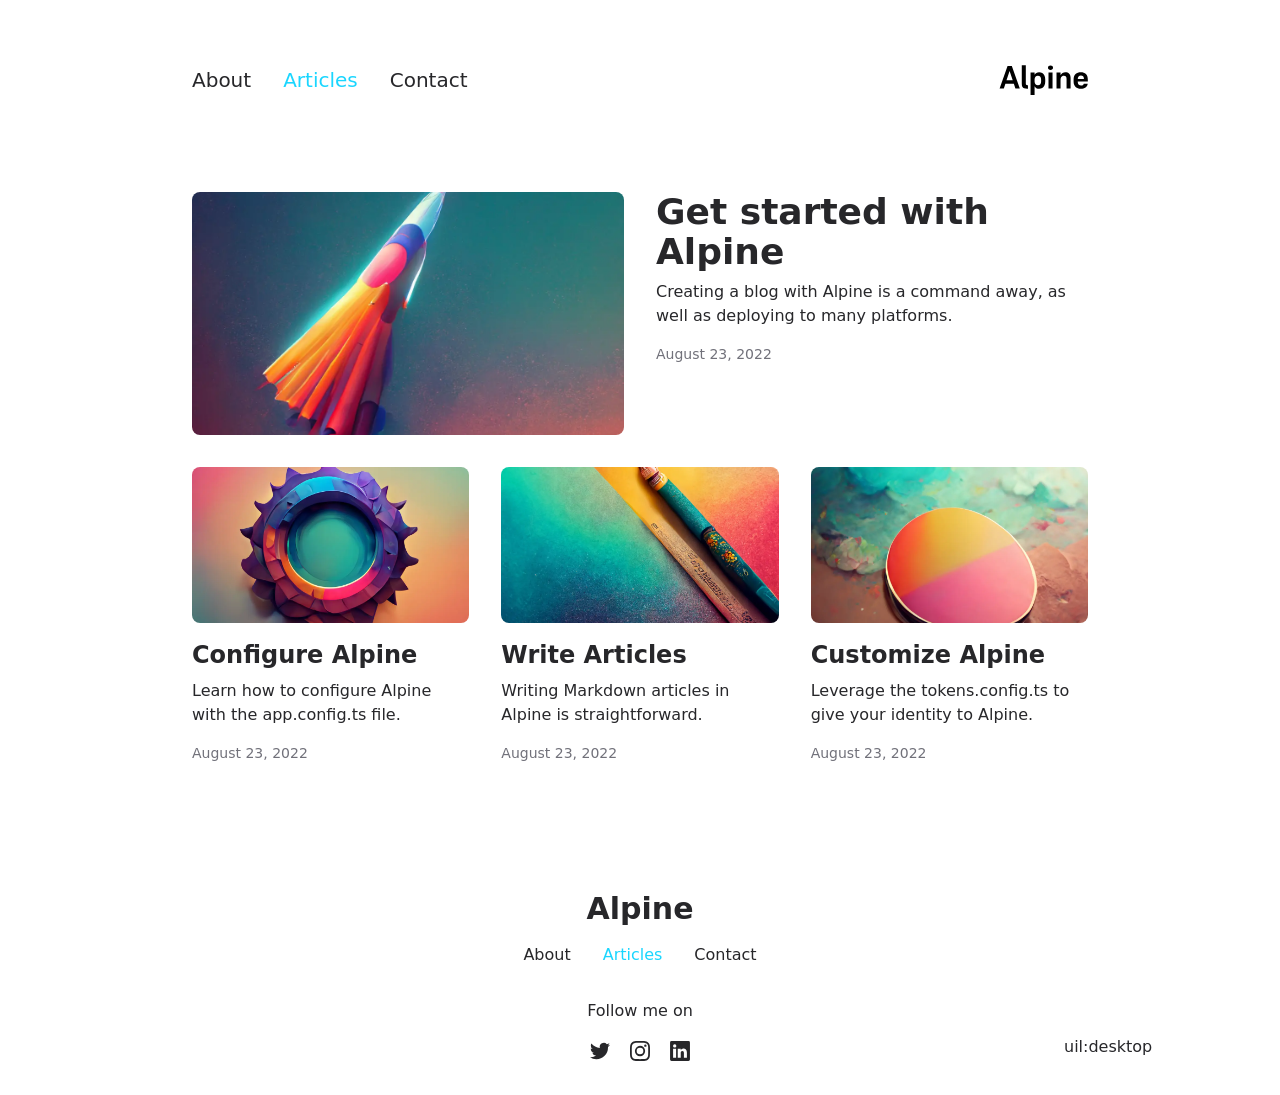
<file: articles/index.html>
<!DOCTYPE html><html  lang="en"><head><meta charset="utf-8">
<meta name="viewport" content="width=device-width, initial-scale=1">
<title>Articles</title>
<meta name="twitter:card" content="summary_large_image">
<meta name="description" content="The minimalist blog theme">
<meta property="og:description" content="The minimalist blog theme">
<meta property="og:image" content="/social-card-preview.png">
<meta property="og:image:width" content="400">
<meta property="og:image:height" content="300">
<meta property="og:image:alt" content="An image showcasing my project.">
<meta property="og:title" content="Articles">
<link rel="preload" as="fetch" crossorigin="anonymous" href="/articles/_payload.json?9ff4f813-c767-48b1-9095-1be5b3efc911">
<link rel="stylesheet" href="/_nuxt/entry.pyhnkjga.css">
<link rel="stylesheet" href="/_nuxt/DocumentDrivenNotFound.DhweOwh_.css">
<link rel="stylesheet" href="/_nuxt/ArticlesList.DD_quKZW.css">
<link rel="stylesheet" href="/_nuxt/ArticlesListItem.H5c0ycLN.css">
<link rel="stylesheet" href="/_nuxt/ProseA.0iM_ljxs.css">
<link rel="stylesheet" href="/_nuxt/ProseCodeInline.Ddg5fkcF.css">
<link rel="modulepreload" as="script" crossorigin href="/_nuxt/CyPUwZUZ.js">
<link rel="modulepreload" as="script" crossorigin href="/_nuxt/BT5cQQvV.js">
<link rel="modulepreload" as="script" crossorigin href="/_nuxt/BN36ehHR.js">
<link rel="modulepreload" as="script" crossorigin href="/_nuxt/BKVTsAfQ.js">
<link rel="modulepreload" as="script" crossorigin href="/_nuxt/mfva_6GW.js">
<link rel="modulepreload" as="script" crossorigin href="/_nuxt/83_IIoJ-.js">
<link rel="modulepreload" as="script" crossorigin href="/_nuxt/CnbmmAjy.js">
<link rel="modulepreload" as="script" crossorigin href="/_nuxt/G703h0KS.js">
<link rel="modulepreload" as="script" crossorigin href="/_nuxt/CSd5-YKJ.js">
<link rel="modulepreload" as="script" crossorigin href="/_nuxt/CtuYi9O5.js">
<link rel="modulepreload" as="script" crossorigin href="/_nuxt/PAAoC18n.js">
<link rel="modulepreload" as="script" crossorigin href="/_nuxt/BcWussCh.js">
<link rel="modulepreload" as="script" crossorigin href="/_nuxt/Bday77me.js">
<link rel="modulepreload" as="script" crossorigin href="/_nuxt/U8H869CV.js">
<link rel="modulepreload" as="script" crossorigin href="/_nuxt/CNGCeFm4.js">
<link rel="prefetch" as="style" href="/_nuxt/article.B-KtgFcq.css">
<link rel="prefetch" as="script" crossorigin href="/_nuxt/DfNk5R1v.js">
<link rel="prefetch" as="script" crossorigin href="/_nuxt/DM9KY-6F.js">
<link rel="prefetch" as="script" crossorigin href="/_nuxt/Z9RYaPxV.js">
<link rel="prefetch" as="style" href="/_nuxt/useStudio.DzA-IoZ4.css">
<link rel="prefetch" as="script" crossorigin href="/_nuxt/Da2Jk_7A.js">
<link rel="prefetch" as="style" href="/_nuxt/error-404.Bwq3Qtp8.css">
<link rel="prefetch" as="script" crossorigin href="/_nuxt/d-aqjYNd.js">
<link rel="prefetch" as="style" href="/_nuxt/error-500.C69HPPxN.css">
<link rel="prefetch" as="script" crossorigin href="/_nuxt/UmR_tbh1.js">
<script type="module" src="/_nuxt/CyPUwZUZ.js" crossorigin></script><style id="pinceau-runtime-hydratable">@media{.phy[--]{--puid:z5wTNJ-v;}.pv-9uZTm1{max-width:var(--elements-container-maxWidth);padding-left:var(--elements-container-padding-mobile);padding-right:var(--elements-container-padding-mobile);}@media (min-width: 475px){.pv-9uZTm1{padding-left:var(--elements-container-padding-xs);padding-right:var(--elements-container-padding-xs);}}@media (min-width: 640px){.pv-9uZTm1{padding-left:var(--elements-container-padding-sm);padding-right:var(--elements-container-padding-sm);}}@media (min-width: 768px){.pv-9uZTm1{padding-left:var(--elements-container-padding-md);padding-right:var(--elements-container-padding-md);}}} </style><style id="pinceau-theme">@media { :root {--pinceau-mq: initial; --alpine-readableLine: 68ch;--alpine-backdrop-backgroundColor: #f4f4f5b3;--prose-code-inline-padding: 0.2rem 0.375rem 0.2rem 0.375rem;--prose-code-block-backdropFilter: contrast(1);--prose-code-block-border-style: solid;--prose-code-block-border-width: 1px;--prose-tbody-tr-borderBottom-style: dashed;--prose-tbody-tr-borderBottom-width: 1px;--prose-th-textAlign: inherit;--prose-thead-borderBottom-style: solid;--prose-thead-borderBottom-width: 1px;--prose-thead-border-style: solid;--prose-thead-border-width: 0px;--prose-table-textAlign: start;--prose-hr-width: 1px;--prose-hr-style: solid;--prose-li-listStylePosition: outside;--prose-ol-li-markerColor: currentColor;--prose-ol-paddingInlineStart: 21px;--prose-ol-listStyleType: decimal;--prose-ul-li-markerColor: currentColor;--prose-ul-paddingInlineStart: 21px;--prose-ul-listStyleType: disc;--prose-blockquote-border-style: solid;--prose-blockquote-border-width: 4px;--prose-blockquote-quotes: '201C' '201D' '2018' '2019';--prose-blockquote-paddingInlineStart: 24px;--prose-a-code-color-hover: currentColor;--prose-a-code-color-static: currentColor;--prose-a-hasCode-borderBottom: none;--prose-a-border-distance: 2px;--prose-a-border-color-hover: currentColor;--prose-a-border-color-static: currentColor;--prose-a-border-style-hover: solid;--prose-a-border-style-static: dashed;--prose-a-border-width: 1px;--prose-a-color-static: inherit;--prose-a-textDecoration: none;--prose-h6-margin: 3rem 0 2rem;--prose-h5-margin: 3rem 0 2rem;--prose-h4-margin: 3rem 0 2rem;--prose-h3-margin: 3rem 0 2rem;--prose-h2-margin: 3rem 0 2rem;--prose-h1-margin: 0 0 2rem;--prose-p-fontSize: 18px;--typography-lead-loose: 2;--typography-lead-relaxed: 1.625;--typography-lead-normal: 1.5;--typography-lead-snug: 1.375;--typography-lead-tight: 1.25;--typography-lead-none: 1;--typography-lead-10: 2.5rem;--typography-lead-9: 2.25rem;--typography-lead-8: 2rem;--typography-lead-7: 1.75rem;--typography-lead-6: 1.5rem;--typography-lead-5: 1.25rem;--typography-lead-4: 1rem;--typography-lead-3: .75rem;--typography-lead-2: .5rem;--typography-lead-1: .025rem;--typography-fontWeight-black: 900;--typography-fontWeight-extrabold: 800;--typography-fontWeight-bold: 700;--typography-fontWeight-semibold: 600;--typography-fontWeight-medium: 500;--typography-fontWeight-normal: 400;--typography-fontWeight-light: 300;--typography-fontWeight-extralight: 200;--typography-fontWeight-thin: 100;--typography-fontSize-9xl: 128px;--typography-fontSize-8xl: 96px;--typography-fontSize-7xl: 72px;--typography-fontSize-6xl: 60px;--typography-fontSize-5xl: 48px;--typography-fontSize-4xl: 36px;--typography-fontSize-3xl: 30px;--typography-fontSize-2xl: 24px;--typography-fontSize-xl: 20px;--typography-fontSize-lg: 18px;--typography-fontSize-base: 16px;--typography-fontSize-sm: 14px;--typography-fontSize-xs: 12px;--typography-letterSpacing-wide: 0.025em;--typography-letterSpacing-tight: -0.025em;--typography-verticalMargin-base: 24px;--typography-verticalMargin-sm: 16px;--elements-border-secondary-hover: [object Object];--elements-backdrop-background: #fffc;--elements-backdrop-filter: saturate(200%) blur(20px);--elements-container-maxWidth: 64rem;--lead-loose: 2;--lead-relaxed: 1.625;--lead-normal: 1.5;--lead-snug: 1.375;--lead-tight: 1.25;--lead-none: 1;--lead-10: 2.5rem;--lead-9: 2.25rem;--lead-8: 2rem;--lead-7: 1.75rem;--lead-6: 1.5rem;--lead-5: 1.25rem;--lead-4: 1rem;--lead-3: .75rem;--lead-2: .5rem;--lead-1: .025rem;--letterSpacing-widest: 0.1em;--letterSpacing-wider: 0.05em;--letterSpacing-wide: 0.025em;--letterSpacing-normal: 0em;--letterSpacing-tight: -0.025em;--letterSpacing-tighter: -0.05em;--fontSize-9xl: 8rem;--fontSize-8xl: 6rem;--fontSize-7xl: 4.5rem;--fontSize-6xl: 3.75rem;--fontSize-5xl: 3rem;--fontSize-4xl: 2.25rem;--fontSize-3xl: 1.875rem;--fontSize-2xl: 1.5rem;--fontSize-xl: 1.25rem;--fontSize-lg: 1.125rem;--fontSize-base: 1rem;--fontSize-sm: 0.875rem;--fontSize-xs: 0.75rem;--fontWeight-black: 900;--fontWeight-extrabold: 800;--fontWeight-bold: 700;--fontWeight-semibold: 600;--fontWeight-medium: 500;--fontWeight-normal: 400;--fontWeight-light: 300;--fontWeight-extralight: 200;--fontWeight-thin: 100;--font-mono: ui-monospace, SFMono-Regular, Menlo, Monaco, Consolas, Liberation Mono, Courier New, monospace;--font-serif: ui-serif, Georgia, Cambria, Times New Roman, Times, serif;--font-sans: ui-sans-serif, system-ui, -apple-system, BlinkMacSystemFont, Segoe UI, Roboto, Helvetica Neue, Arial, Noto Sans, sans-serif, Apple Color Emoji, Segoe UI Emoji, Segoe UI Symbol, Noto Color Emoji;--opacity-total: 1;--opacity-high: 0.8;--opacity-medium: 0.5;--opacity-soft: 0.3;--opacity-light: 0.15;--opacity-bright: 0.1;--opacity-noOpacity: 0;--borderWidth-lg: 3px;--borderWidth-md: 2px;--borderWidth-sm: 1px;--borderWidth-noBorder: 0;--space-rem-875: 0.875rem;--space-rem-625: 0.625rem;--space-rem-375: 0.375rem;--space-rem-125: 0.125rem;--space-px: 1px;--space-128: 32rem;--space-96: 24rem;--space-80: 20rem;--space-72: 18rem;--space-64: 16rem;--space-60: 15rem;--space-56: 14rem;--space-52: 13rem;--space-48: 12rem;--space-44: 11rem;--space-40: 10rem;--space-36: 9rem;--space-32: 8rem;--space-28: 7rem;--space-24: 6rem;--space-20: 5rem;--space-16: 4rem;--space-14: 3.5rem;--space-12: 3rem;--space-11: 2.75rem;--space-10: 2.5rem;--space-9: 2.25rem;--space-8: 2rem;--space-7: 1.75rem;--space-6: 1.5rem;--space-5: 1.25rem;--space-4: 1rem;--space-3: 0.75rem;--space-2: 0.5rem;--space-1: 0.25rem;--space-0: 0px;--size-full: 100%;--size-7xl: 80rem;--size-6xl: 72rem;--size-5xl: 64rem;--size-4xl: 56rem;--size-3xl: 48rem;--size-2xl: 42rem;--size-xl: 36rem;--size-lg: 32rem;--size-md: 28rem;--size-sm: 24rem;--size-xs: 20rem;--size-200: 200px;--size-104: 104px;--size-80: 80px;--size-64: 64px;--size-56: 56px;--size-48: 48px;--size-40: 40px;--size-32: 32px;--size-24: 24px;--size-20: 20px;--size-16: 16px;--size-12: 12px;--size-8: 8px;--size-6: 6px;--size-4: 4px;--size-2: 2px;--size-0: 0px;--radii-full: 9999px;--radii-3xl: 1.75rem;--radii-2xl: 1.5rem;--radii-xl: 1rem;--radii-lg: 0.75rem;--radii-md: 0.5rem;--radii-sm: 0.375rem;--radii-xs: 0.25rem;--radii-2xs: 0.125rem;--radii-none: 0px;--shadow-none: 0px 0px 0px 0px transparent;--shadow-lg: 0px 10px 15px -3px #000000, 0px 4px 6px -4px #000000;--shadow-md: 0px 4px 6px -1px #000000, 0px 2px 4px -2px #000000;--shadow-sm: 0px 1px 3px 0px #000000, 0px 1px 2px -1px #000000;--shadow-xs: 0px 1px 2px 0px #000000;--height-screen: 100vh;--width-screen: 100vw;--color-primary-900: #002e38;--color-primary-800: #005c70;--color-primary-700: #008aa9;--color-primary-600: #00b9e1;--color-primary-500: #1ad6ff;--color-primary-400: #40ddff;--color-primary-300: #66e4ff;--color-primary-200: #8deaff;--color-primary-100: #b3f1ff;--color-primary-50: #d9f8ff;--color-ruby-900: #380011;--color-ruby-800: #700021;--color-ruby-700: #a90032;--color-ruby-600: #e10043;--color-ruby-500: #ff1a5e;--color-ruby-400: #ff4079;--color-ruby-300: #ff6694;--color-ruby-200: #ff8dae;--color-ruby-100: #ffb3c9;--color-ruby-50: #ffd9e4;--color-pink-900: #380025;--color-pink-800: #70004b;--color-pink-700: #a90070;--color-pink-600: #e10095;--color-pink-500: #ff1ab2;--color-pink-400: #ff40bf;--color-pink-300: #ff66cc;--color-pink-200: #ff8dd8;--color-pink-100: #ffb3e5;--color-pink-50: #ffd9f2;--color-purple-900: #190038;--color-purple-800: #330070;--color-purple-700: #4c00a9;--color-purple-600: #6500e1;--color-purple-500: #811aff;--color-purple-400: #9640ff;--color-purple-300: #ab66ff;--color-purple-200: #c08dff;--color-purple-100: #d5b3ff;--color-purple-50: #ead9ff;--color-royalblue-900: #0b0531;--color-royalblue-800: #160a62;--color-royalblue-700: #211093;--color-royalblue-600: #2c15c4;--color-royalblue-500: #4127e8;--color-royalblue-400: #614bec;--color-royalblue-300: #806ff0;--color-royalblue-200: #a093f3;--color-royalblue-100: #c0b7f7;--color-royalblue-50: #dfdbfb;--color-indigoblue-900: #001238;--color-indigoblue-800: #002370;--color-indigoblue-700: #0035a9;--color-indigoblue-600: #0047e1;--color-indigoblue-500: #1a62ff;--color-indigoblue-400: #407cff;--color-indigoblue-300: #6696ff;--color-indigoblue-200: #8db0ff;--color-indigoblue-100: #b3cbff;--color-indigoblue-50: #d9e5ff;--color-blue-900: #002438;--color-blue-800: #004870;--color-blue-700: #006ca9;--color-blue-600: #0090e1;--color-blue-500: #1aadff;--color-blue-400: #40bbff;--color-blue-300: #66c8ff;--color-blue-200: #8dd6ff;--color-blue-100: #b3e4ff;--color-blue-50: #d9f1ff;--color-lightblue-900: #002e38;--color-lightblue-800: #005c70;--color-lightblue-700: #008aa9;--color-lightblue-600: #00b9e1;--color-lightblue-500: #1ad6ff;--color-lightblue-400: #40ddff;--color-lightblue-300: #66e4ff;--color-lightblue-200: #8deaff;--color-lightblue-100: #b3f1ff;--color-lightblue-50: #d9f8ff;--color-teal-900: #062a28;--color-teal-800: #0b544f;--color-teal-700: #117d77;--color-teal-600: #16a79e;--color-teal-500: #1cd1c6;--color-teal-400: #36e4da;--color-teal-300: #5fe9e1;--color-teal-200: #87efe9;--color-teal-100: #aff4f0;--color-teal-50: #d7faf8;--color-pear-900: #2a2b09;--color-pear-800: #545512;--color-pear-700: #7e801b;--color-pear-600: #a8aa24;--color-pear-500: #d0d32f;--color-pear-400: #d8da52;--color-pear-300: #e0e274;--color-pear-200: #e8e997;--color-pear-100: #eff0ba;--color-pear-50: #f7f8dc;--color-red-900: #380300;--color-red-800: #700700;--color-red-700: #a90a00;--color-red-600: #e10e00;--color-red-500: #ff281a;--color-red-400: #ff4c40;--color-red-300: #ff7066;--color-red-200: #ff948d;--color-red-100: #ffb7b3;--color-red-50: #ffdbd9;--color-orange-900: #381800;--color-orange-800: #702f00;--color-orange-700: #a94700;--color-orange-600: #e15e00;--color-orange-500: #ff7a1a;--color-orange-400: #ff9040;--color-orange-300: #ffa666;--color-orange-200: #ffbd8d;--color-orange-100: #ffd3b3;--color-orange-50: #ffe9d9;--color-yellow-900: #362b03;--color-yellow-800: #6d5605;--color-yellow-700: #a38108;--color-yellow-600: #daac0a;--color-yellow-500: #f5c828;--color-yellow-400: #f7d14c;--color-yellow-300: #f8da70;--color-yellow-200: #fae393;--color-yellow-100: #fcedb7;--color-yellow-50: #fdf6db;--color-green-900: #003f25;--color-green-800: #005e38;--color-green-700: #007e4a;--color-green-600: #009d5d;--color-green-500: #00bd6f;--color-green-400: #00dc82;--color-green-300: #30ffaa;--color-green-200: #83ffcc;--color-green-100: #acffdd;--color-green-50: #d6ffee;--color-gray-900: #18181B;--color-gray-800: #27272A;--color-gray-700: #3f3f46;--color-gray-600: #52525B;--color-gray-500: #71717A;--color-gray-400: #a1a1aa;--color-gray-300: #D4d4d8;--color-gray-200: #e4e4e7;--color-gray-100: #f4f4f5;--color-gray-50: #fafafa;--color-black: #0c0c0d;--color-white: #FFFFFF;--media-portrait: only screen and (orientation: portrait);--media-landscape: only screen and (orientation: landscape);--media-rm: (prefers-reduced-motion: reduce);--media-2xl: (min-width: 1536px);--media-xl: (min-width: 1280px);--media-lg: (min-width: 1024px);--media-md: (min-width: 768px);--media-sm: (min-width: 640px);--media-xs: (min-width: 475px);--alpine-body-color: var(--color-gray-800);--alpine-body-backgroundColor: var(--color-white);--prose-code-inline-fontWeight: var(--typography-fontWeight-normal);--prose-code-inline-fontSize: var(--typography-fontSize-sm);--prose-code-inline-borderRadius: var(--radii-xs);--prose-code-block-pre-padding: var(--typography-verticalMargin-sm);--prose-code-block-margin: var(--typography-verticalMargin-base) 0;--prose-code-block-fontSize: var(--typography-fontSize-sm);--prose-tbody-code-inline-fontSize: var(--typography-fontSize-sm);--prose-tbody-td-padding: var(--typography-verticalMargin-sm);--prose-th-fontWeight: var(--typography-fontWeight-semibold);--prose-th-padding: 0 var(--typography-verticalMargin-sm) var(--typography-verticalMargin-sm) var(--typography-verticalMargin-sm);--prose-table-lineHeight: var(--typography-lead-6);--prose-table-fontSize: var(--typography-fontSize-sm);--prose-table-margin: var(--typography-verticalMargin-base) 0;--prose-hr-margin: var(--typography-verticalMargin-base) 0;--prose-li-margin: var(--typography-verticalMargin-sm) 0;--prose-ol-margin: var(--typography-verticalMargin-base) 0;--prose-ul-margin: var(--typography-verticalMargin-base) 0;--prose-blockquote-margin: var(--typography-verticalMargin-base) 0;--prose-a-code-border-style: var(--prose-a-border-style-static);--prose-a-code-border-width: var(--prose-a-border-width);--prose-a-fontWeight: var(--typography-fontWeight-medium);--prose-img-margin: var(--typography-verticalMargin-base) 0;--prose-strong-fontWeight: var(--typography-fontWeight-semibold);--prose-h6-iconSize: var(--typography-fontSize-base);--prose-h6-fontWeight: var(--typography-fontWeight-semibold);--prose-h6-lineHeight: var(--typography-lead-normal);--prose-h6-fontSize: var(--typography-fontSize-lg);--prose-h5-iconSize: var(--typography-fontSize-lg);--prose-h5-fontWeight: var(--typography-fontWeight-semibold);--prose-h5-lineHeight: var(--typography-lead-snug);--prose-h5-fontSize: var(--typography-fontSize-xl);--prose-h4-iconSize: var(--typography-fontSize-lg);--prose-h4-letterSpacing: var(--typography-letterSpacing-tight);--prose-h4-fontWeight: var(--typography-fontWeight-semibold);--prose-h4-lineHeight: var(--typography-lead-snug);--prose-h4-fontSize: var(--typography-fontSize-2xl);--prose-h3-iconSize: var(--typography-fontSize-xl);--prose-h3-letterSpacing: var(--typography-letterSpacing-tight);--prose-h3-fontWeight: var(--typography-fontWeight-semibold);--prose-h3-lineHeight: var(--typography-lead-snug);--prose-h3-fontSize: var(--typography-fontSize-3xl);--prose-h2-iconSize: var(--typography-fontSize-2xl);--prose-h2-letterSpacing: var(--typography-letterSpacing-tight);--prose-h2-fontWeight: var(--typography-fontWeight-semibold);--prose-h2-lineHeight: var(--typography-lead-tight);--prose-h2-fontSize: var(--typography-fontSize-4xl);--prose-h1-iconSize: var(--typography-fontSize-3xl);--prose-h1-letterSpacing: var(--typography-letterSpacing-tight);--prose-h1-fontWeight: var(--typography-fontWeight-bold);--prose-h1-lineHeight: var(--typography-lead-tight);--prose-h1-fontSize: var(--typography-fontSize-5xl);--prose-p-br-margin: var(--typography-verticalMargin-base) 0 0 0;--prose-p-margin: var(--typography-verticalMargin-base) 0;--prose-p-lineHeight: var(--typography-lead-normal);--typography-color-primary-900: var(--color-primary-900);--typography-color-primary-800: var(--color-primary-800);--typography-color-primary-700: var(--color-primary-700);--typography-color-primary-600: var(--color-primary-600);--typography-color-primary-500: var(--color-primary-500);--typography-color-primary-400: var(--color-primary-400);--typography-color-primary-300: var(--color-primary-300);--typography-color-primary-200: var(--color-primary-200);--typography-color-primary-100: var(--color-primary-100);--typography-color-primary-50: var(--color-primary-50);--typography-font-code: var(--font-mono);--typography-font-body: var(--font-sans);--typography-font-display: var(--font-sans);--typography-body-backgroundColor: var(--color-white);--typography-body-color: var(--color-black);--elements-state-danger-borderColor-secondary: var(--color-red-200);--elements-state-danger-borderColor-primary: var(--color-red-100);--elements-state-danger-backgroundColor-secondary: var(--color-red-100);--elements-state-danger-backgroundColor-primary: var(--color-red-50);--elements-state-danger-color-secondary: var(--color-red-600);--elements-state-danger-color-primary: var(--color-red-500);--elements-state-warning-borderColor-secondary: var(--color-yellow-200);--elements-state-warning-borderColor-primary: var(--color-yellow-100);--elements-state-warning-backgroundColor-secondary: var(--color-yellow-100);--elements-state-warning-backgroundColor-primary: var(--color-yellow-50);--elements-state-warning-color-secondary: var(--color-yellow-700);--elements-state-warning-color-primary: var(--color-yellow-600);--elements-state-success-borderColor-secondary: var(--color-green-200);--elements-state-success-borderColor-primary: var(--color-green-100);--elements-state-success-backgroundColor-secondary: var(--color-green-100);--elements-state-success-backgroundColor-primary: var(--color-green-50);--elements-state-success-color-secondary: var(--color-green-600);--elements-state-success-color-primary: var(--color-green-500);--elements-state-info-borderColor-secondary: var(--color-blue-200);--elements-state-info-borderColor-primary: var(--color-blue-100);--elements-state-info-backgroundColor-secondary: var(--color-blue-100);--elements-state-info-backgroundColor-primary: var(--color-blue-50);--elements-state-info-color-secondary: var(--color-blue-600);--elements-state-info-color-primary: var(--color-blue-500);--elements-state-primary-borderColor-secondary: var(--color-primary-200);--elements-state-primary-borderColor-primary: var(--color-primary-100);--elements-state-primary-backgroundColor-secondary: var(--color-primary-100);--elements-state-primary-backgroundColor-primary: var(--color-primary-50);--elements-state-primary-color-secondary: var(--color-primary-700);--elements-state-primary-color-primary: var(--color-primary-600);--elements-surface-secondary-backgroundColor: var(--color-gray-200);--elements-surface-primary-backgroundColor: var(--color-gray-100);--elements-surface-background-base: var(--color-gray-100);--elements-border-secondary-static: var(--color-gray-200);--elements-border-primary-hover: var(--color-gray-200);--elements-border-primary-static: var(--color-gray-100);--elements-container-padding-md: var(--space-16);--elements-container-padding-sm: var(--space-12);--elements-container-padding-xs: var(--space-8);--elements-container-padding-mobile: var(--space-6);--elements-text-secondary-color-hover: var(--color-gray-700);--elements-text-secondary-color-static: var(--color-gray-500);--elements-text-primary-color-static: var(--color-gray-900);--text-6xl-lineHeight: var(--lead-none);--text-6xl-fontSize: var(--fontSize-6xl);--text-5xl-lineHeight: var(--lead-none);--text-5xl-fontSize: var(--fontSize-5xl);--text-4xl-lineHeight: var(--lead-10);--text-4xl-fontSize: var(--fontSize-4xl);--text-3xl-lineHeight: var(--lead-9);--text-3xl-fontSize: var(--fontSize-3xl);--text-2xl-lineHeight: var(--lead-8);--text-2xl-fontSize: var(--fontSize-2xl);--text-xl-lineHeight: var(--lead-7);--text-xl-fontSize: var(--fontSize-xl);--text-lg-lineHeight: var(--lead-7);--text-lg-fontSize: var(--fontSize-lg);--text-base-lineHeight: var(--lead-6);--text-base-fontSize: var(--fontSize-base);--text-sm-lineHeight: var(--lead-5);--text-sm-fontSize: var(--fontSize-sm);--text-xs-lineHeight: var(--lead-4);--text-xs-fontSize: var(--fontSize-xs);--shadow-2xl: 0px 25px 50px -12px var(--color-gray-900);--shadow-xl: 0px 20px 25px -5px var(--color-gray-400), 0px 8px 10px -6px #000000;--color-secondary-900: var(--color-gray-900);--color-secondary-800: var(--color-gray-800);--color-secondary-700: var(--color-gray-700);--color-secondary-600: var(--color-gray-600);--color-secondary-500: var(--color-gray-500);--color-secondary-400: var(--color-gray-400);--color-secondary-300: var(--color-gray-300);--color-secondary-200: var(--color-gray-200);--color-secondary-100: var(--color-gray-100);--color-secondary-50: var(--color-gray-50);--prose-a-code-background-hover: var(--typography-color-primary-50);--prose-a-code-border-color-hover: var(--typography-color-primary-500);--prose-a-color-hover: var(--typography-color-primary-500);--typography-color-secondary-900: var(--color-secondary-900);--typography-color-secondary-800: var(--color-secondary-800);--typography-color-secondary-700: var(--color-secondary-700);--typography-color-secondary-600: var(--color-secondary-600);--typography-color-secondary-500: var(--color-secondary-500);--typography-color-secondary-400: var(--color-secondary-400);--typography-color-secondary-300: var(--color-secondary-300);--typography-color-secondary-200: var(--color-secondary-200);--typography-color-secondary-100: var(--color-secondary-100);--typography-color-secondary-50: var(--color-secondary-50);--prose-code-inline-backgroundColor: var(--typography-color-secondary-100);--prose-code-inline-color: var(--typography-color-secondary-700);--prose-code-block-backgroundColor: var(--typography-color-secondary-100);--prose-code-block-color: var(--typography-color-secondary-700);--prose-code-block-border-color: var(--typography-color-secondary-200);--prose-tbody-tr-borderBottom-color: var(--typography-color-secondary-200);--prose-th-color: var(--typography-color-secondary-600);--prose-thead-borderBottom-color: var(--typography-color-secondary-200);--prose-thead-border-color: var(--typography-color-secondary-300);--prose-hr-color: var(--typography-color-secondary-200);--prose-blockquote-border-color: var(--typography-color-secondary-200);--prose-blockquote-color: var(--typography-color-secondary-500);--prose-a-code-border-color-static: var(--typography-color-secondary-400); } }@media { :root.dark {--pinceau-mq: dark; --alpine-backdrop-backgroundColor: #18181bb3;--prose-code-block-backdropFilter: contrast(1);--prose-ol-li-markerColor: currentColor;--prose-ul-li-markerColor: currentColor;--prose-a-code-color-hover: currentColor;--prose-a-code-color-static: currentColor;--prose-a-border-color-hover: currentColor;--prose-a-border-color-static: currentColor;--prose-a-color-static: inherit;--elements-backdrop-background: #0c0d0ccc;--alpine-body-color: var(--color-gray-200);--alpine-body-backgroundColor: var(--color-black);--typography-body-backgroundColor: var(--color-black);--typography-body-color: var(--color-white);--elements-state-danger-borderColor-secondary: var(--color-red-700);--elements-state-danger-borderColor-primary: var(--color-red-800);--elements-state-danger-backgroundColor-secondary: var(--color-red-800);--elements-state-danger-backgroundColor-primary: var(--color-red-900);--elements-state-danger-color-secondary: var(--color-red-200);--elements-state-danger-color-primary: var(--color-red-300);--elements-state-warning-borderColor-secondary: var(--color-yellow-700);--elements-state-warning-borderColor-primary: var(--color-yellow-800);--elements-state-warning-backgroundColor-secondary: var(--color-yellow-800);--elements-state-warning-backgroundColor-primary: var(--color-yellow-900);--elements-state-warning-color-secondary: var(--color-yellow-200);--elements-state-warning-color-primary: var(--color-yellow-400);--elements-state-success-borderColor-secondary: var(--color-green-700);--elements-state-success-borderColor-primary: var(--color-green-800);--elements-state-success-backgroundColor-secondary: var(--color-green-800);--elements-state-success-backgroundColor-primary: var(--color-green-900);--elements-state-success-color-secondary: var(--color-green-200);--elements-state-success-color-primary: var(--color-green-400);--elements-state-info-borderColor-secondary: var(--color-blue-700);--elements-state-info-borderColor-primary: var(--color-blue-800);--elements-state-info-backgroundColor-secondary: var(--color-blue-800);--elements-state-info-backgroundColor-primary: var(--color-blue-900);--elements-state-info-color-secondary: var(--color-blue-200);--elements-state-info-color-primary: var(--color-blue-400);--elements-state-primary-borderColor-secondary: var(--color-primary-700);--elements-state-primary-borderColor-primary: var(--color-primary-800);--elements-state-primary-backgroundColor-secondary: var(--color-primary-800);--elements-state-primary-backgroundColor-primary: var(--color-primary-900);--elements-state-primary-color-secondary: var(--color-primary-200);--elements-state-primary-color-primary: var(--color-primary-400);--elements-surface-secondary-backgroundColor: var(--color-gray-800);--elements-surface-primary-backgroundColor: var(--color-gray-900);--elements-surface-background-base: var(--color-gray-900);--elements-border-secondary-static: var(--color-gray-800);--elements-border-primary-hover: var(--color-gray-800);--elements-border-primary-static: var(--color-gray-900);--elements-text-secondary-color-hover: var(--color-gray-200);--elements-text-secondary-color-static: var(--color-gray-400);--elements-text-primary-color-static: var(--color-gray-50);--prose-a-code-background-hover: var(--typography-color-primary-900);--prose-a-code-border-color-hover: var(--typography-color-primary-600);--prose-a-color-hover: var(--typography-color-primary-400);--prose-code-inline-backgroundColor: var(--typography-color-secondary-800);--prose-code-inline-color: var(--typography-color-secondary-200);--prose-code-block-backgroundColor: var(--typography-color-secondary-900);--prose-code-block-color: var(--typography-color-secondary-200);--prose-code-block-border-color: var(--typography-color-secondary-800);--prose-tbody-tr-borderBottom-color: var(--typography-color-secondary-800);--prose-th-color: var(--typography-color-secondary-400);--prose-thead-borderBottom-color: var(--typography-color-secondary-800);--prose-thead-border-color: var(--typography-color-secondary-600);--prose-hr-color: var(--typography-color-secondary-800);--prose-blockquote-border-color: var(--typography-color-secondary-700);--prose-blockquote-color: var(--typography-color-secondary-400);--prose-a-code-border-color-static: var(--typography-color-secondary-600); } }</style><script>"use strict";(()=>{const a=window,e=document.documentElement,c=window.localStorage,d=["dark","light"],n=c&&c.getItem&&c.getItem("nuxt-color-mode")||"system";let l=n==="system"?f():n;const i=e.getAttribute("data-color-mode-forced");i&&(l=i),r(l),a["__NUXT_COLOR_MODE__"]={preference:n,value:l,getColorScheme:f,addColorScheme:r,removeColorScheme:u};function r(o){const t=""+o+"",s="";e.classList?e.classList.add(t):e.className+=" "+t,s&&e.setAttribute("data-"+s,o)}function u(o){const t=""+o+"",s="";e.classList?e.classList.remove(t):e.className=e.className.replace(new RegExp(t,"g"),""),s&&e.removeAttribute("data-"+s)}function m(o){return a.matchMedia("(prefers-color-scheme"+o+")")}function f(){if(a.matchMedia&&m("").media!=="not all"){for(const o of d)if(m(":"+o).matches)return o}return"light"}})();
</script></head><body><div id="__nuxt"><div class="container pv-9uZTm1 pc-z5wTNJ app-layout" data-v-b5de449e data-v-98bd95b7><!--[--><div class="nuxt-progress" style="width:0%;height:3px;opacity:0;background-size:Infinity% auto;" data-v-b5de449e></div><header class="right" data-v-b5de449e data-v-d2647fcb><div class="menu" data-v-d2647fcb><button aria-label="Navigation Menu" data-v-d2647fcb><svg width="24" height="24" viewBox="0 0 68 68" fill="currentColor" xmlns="http://www.w3.org/2000/svg" data-v-d2647fcb><path d="M8 34C8 32.1362 8 31.2044 8.30448 30.4693C8.71046 29.4892 9.48915 28.7105 10.4693 28.3045C11.2044 28 12.1362 28 14 28C15.8638 28 16.7956 28 17.5307 28.3045C18.5108 28.7105 19.2895 29.4892 19.6955 30.4693C20 31.2044 20 32.1362 20 34C20 35.8638 20 36.7956 19.6955 37.5307C19.2895 38.5108 18.5108 39.2895 17.5307 39.6955C16.7956 40 15.8638 40 14 40C12.1362 40 11.2044 40 10.4693 39.6955C9.48915 39.2895 8.71046 38.5108 8.30448 37.5307C8 36.7956 8 35.8638 8 34Z" data-v-d2647fcb></path><path d="M28 34C28 32.1362 28 31.2044 28.3045 30.4693C28.7105 29.4892 29.4892 28.7105 30.4693 28.3045C31.2044 28 32.1362 28 34 28C35.8638 28 36.7956 28 37.5307 28.3045C38.5108 28.7105 39.2895 29.4892 39.6955 30.4693C40 31.2044 40 32.1362 40 34C40 35.8638 40 36.7956 39.6955 37.5307C39.2895 38.5108 38.5108 39.2895 37.5307 39.6955C36.7956 40 35.8638 40 34 40C32.1362 40 31.2044 40 30.4693 39.6955C29.4892 39.2895 28.7105 38.5108 28.3045 37.5307C28 36.7956 28 35.8638 28 34Z" data-v-d2647fcb></path><path d="M48 34C48 32.1362 48 31.2044 48.3045 30.4693C48.7105 29.4892 49.4892 28.7105 50.4693 28.3045C51.2044 28 52.1362 28 54 28C55.8638 28 56.7956 28 57.5307 28.3045C58.5108 28.7105 59.2895 29.4892 59.6955 30.4693C60 31.2044 60 32.1362 60 34C60 35.8638 60 36.7956 59.6955 37.5307C59.2895 38.5108 58.5108 39.2895 57.5307 39.6955C56.7956 40 55.8638 40 54 40C52.1362 40 51.2044 40 50.4693 39.6955C49.4892 39.2895 48.7105 38.5108 48.3045 37.5307C48 36.7956 48 35.8638 48 34Z" data-v-d2647fcb></path></svg></button></div><div class="overlay" data-v-d2647fcb><nav data-v-d2647fcb data-v-b3ee0519><ul data-v-b3ee0519><!--[--><li data-v-b3ee0519><a href="/" class="" data-v-b3ee0519><span class="underline-fx" data-v-b3ee0519></span> About</a></li><li data-v-b3ee0519><a aria-current="page" href="/articles" class="router-link-active router-link-exact-active" data-v-b3ee0519><span class="underline-fx" data-v-b3ee0519></span> Articles</a></li><li data-v-b3ee0519><a href="/contact" class="" data-v-b3ee0519><span class="underline-fx" data-v-b3ee0519></span> Contact</a></li><!--]--></ul></nav></div><div class="logo" data-v-d2647fcb><a href="/" class="" data-v-d2647fcb><img src="/logo-dark.svg" class="dark-img" alt="alpine" width="89" height="31" data-v-d2647fcb><img src="/logo.svg" class="light-img" alt="alpine" width="89" height="31" data-v-d2647fcb></a></div><div class="main-nav" data-v-d2647fcb><nav data-v-d2647fcb data-v-b3ee0519><ul data-v-b3ee0519><!--[--><li data-v-b3ee0519><a href="/" class="" data-v-b3ee0519><span class="underline-fx" data-v-b3ee0519></span> About</a></li><li data-v-b3ee0519><a aria-current="page" href="/articles" class="router-link-active router-link-exact-active" data-v-b3ee0519><span class="underline-fx" data-v-b3ee0519></span> Articles</a></li><li data-v-b3ee0519><a href="/contact" class="" data-v-b3ee0519><span class="underline-fx" data-v-b3ee0519></span> Contact</a></li><!--]--></ul></nav></div></header><!--[--><div class="document-driven-page"><main><!--[--><div><div class="articles-list" data-v-9c52e585><div class="featured" data-v-9c52e585><article class="featured" data-v-9c52e585 data-v-216d416a><div class="image" data-v-216d416a><!----><a href="/articles/get-started" class="" data-v-216d416a><img src="/articles/get-started.webp" alt="Get started with Alpine" width="16" height="9" data-v-216d416a></a></div><div class="content" data-v-216d416a><a href="/articles/get-started" class="headline" data-v-216d416a><h1 data-v-216d416a>Get started with Alpine</h1></a><p class="description" data-v-216d416a>Creating a blog with Alpine is a command away, as well as deploying to many platforms.</p><time data-v-216d416a>August 23, 2022</time></div></article></div><div class="layout" data-v-9c52e585><!--[--><article class="" data-v-9c52e585 data-v-216d416a><div class="image" data-v-216d416a><!----><a href="/articles/configure" class="" data-v-216d416a><img src="/articles/configure-alpine.webp" alt="Configure Alpine" width="16" height="9" data-v-216d416a></a></div><div class="content" data-v-216d416a><a href="/articles/configure" class="headline" data-v-216d416a><h1 data-v-216d416a>Configure Alpine</h1></a><p class="description" data-v-216d416a>Learn how to configure Alpine with the app.config.ts file.</p><time data-v-216d416a>August 23, 2022</time></div></article><article class="" data-v-9c52e585 data-v-216d416a><div class="image" data-v-216d416a><!----><a href="/articles/write-articles" class="" data-v-216d416a><img src="/articles/write-articles.webp" alt="Write Articles" width="16" height="9" data-v-216d416a></a></div><div class="content" data-v-216d416a><a href="/articles/write-articles" class="headline" data-v-216d416a><h1 data-v-216d416a>Write Articles</h1></a><p class="description" data-v-216d416a>Writing Markdown articles in Alpine is straightforward.</p><time data-v-216d416a>August 23, 2022</time></div></article><article class="" data-v-9c52e585 data-v-216d416a><div class="image" data-v-216d416a><!----><a href="/articles/design-tokens" class="" data-v-216d416a><img src="/articles/design-tokens.webp" alt="Customize Alpine" width="16" height="9" data-v-216d416a></a></div><div class="content" data-v-216d416a><a href="/articles/design-tokens" class="headline" data-v-216d416a><h1 data-v-216d416a>Customize Alpine</h1></a><p class="description" data-v-216d416a>Leverage the tokens.config.ts to give your identity to Alpine.</p><time data-v-216d416a>August 23, 2022</time></div></article><!--]--></div></div></div><!--]--></main></div><!--]--><footer class="center" data-v-b5de449e data-v-6e343129><a href="https://www.github.com/nuxt-themes/alpine" rel="noopener noreferrer" class="credits" data-v-6e343129>Alpine</a><div class="navigation" data-v-6e343129><nav data-v-6e343129 data-v-b3ee0519><ul data-v-b3ee0519><!--[--><li data-v-b3ee0519><a href="/" class="" data-v-b3ee0519><span class="underline-fx" data-v-b3ee0519></span> About</a></li><li data-v-b3ee0519><a aria-current="page" href="/articles" class="router-link-active router-link-exact-active" data-v-b3ee0519><span class="underline-fx" data-v-b3ee0519></span> Articles</a></li><li data-v-b3ee0519><a href="/contact" class="" data-v-b3ee0519><span class="underline-fx" data-v-b3ee0519></span> Contact</a></li><!--]--></ul></nav></div><p class="message" data-v-6e343129>Follow me on</p><div class="icons" data-v-6e343129><div class="social" data-v-6e343129><!--[--><a href="https://twitter.com/nuxtlabs" rel="noopener noreferrer" target="_blank" title="nuxtlabs" aria-label="nuxtlabs" data-v-836036d5><svg xmlns="http://www.w3.org/2000/svg" xmlns:xlink="http://www.w3.org/1999/xlink" aria-hidden="true" role="img" class="icon" data-v-836036d5 style="" width="1em" height="1em" viewBox="0 0 24 24" data-v-cd5794d8><path fill="currentColor" d="M22 5.8a8.49 8.49 0 0 1-2.36.64a4.13 4.13 0 0 0 1.81-2.27a8.21 8.21 0 0 1-2.61 1a4.1 4.1 0 0 0-7 3.74a11.64 11.64 0 0 1-8.45-4.29a4.16 4.16 0 0 0-.55 2.07a4.09 4.09 0 0 0 1.82 3.41a4.05 4.05 0 0 1-1.86-.51v.05a4.1 4.1 0 0 0 3.3 4a3.93 3.93 0 0 1-1.1.17a4.9 4.9 0 0 1-.77-.07a4.11 4.11 0 0 0 3.83 2.84A8.22 8.22 0 0 1 3 18.34a7.93 7.93 0 0 1-1-.06a11.57 11.57 0 0 0 6.29 1.85A11.59 11.59 0 0 0 20 8.45v-.53a8.43 8.43 0 0 0 2-2.12"/></svg></a><a href="https://instagram.com/atinuxt" rel="noopener noreferrer" target="_blank" title="atinuxt" aria-label="atinuxt" data-v-836036d5><svg xmlns="http://www.w3.org/2000/svg" xmlns:xlink="http://www.w3.org/1999/xlink" aria-hidden="true" role="img" class="icon" data-v-836036d5 style="" width="1em" height="1em" viewBox="0 0 24 24" data-v-cd5794d8><path fill="currentColor" d="M17.34 5.46a1.2 1.2 0 1 0 1.2 1.2a1.2 1.2 0 0 0-1.2-1.2m4.6 2.42a7.59 7.59 0 0 0-.46-2.43a4.94 4.94 0 0 0-1.16-1.77a4.7 4.7 0 0 0-1.77-1.15a7.3 7.3 0 0 0-2.43-.47C15.06 2 14.72 2 12 2s-3.06 0-4.12.06a7.3 7.3 0 0 0-2.43.47a4.78 4.78 0 0 0-1.77 1.15a4.7 4.7 0 0 0-1.15 1.77a7.3 7.3 0 0 0-.47 2.43C2 8.94 2 9.28 2 12s0 3.06.06 4.12a7.3 7.3 0 0 0 .47 2.43a4.7 4.7 0 0 0 1.15 1.77a4.78 4.78 0 0 0 1.77 1.15a7.3 7.3 0 0 0 2.43.47C8.94 22 9.28 22 12 22s3.06 0 4.12-.06a7.3 7.3 0 0 0 2.43-.47a4.7 4.7 0 0 0 1.77-1.15a4.85 4.85 0 0 0 1.16-1.77a7.59 7.59 0 0 0 .46-2.43c0-1.06.06-1.4.06-4.12s0-3.06-.06-4.12M20.14 16a5.61 5.61 0 0 1-.34 1.86a3.06 3.06 0 0 1-.75 1.15a3.19 3.19 0 0 1-1.15.75a5.61 5.61 0 0 1-1.86.34c-1 .05-1.37.06-4 .06s-3 0-4-.06a5.73 5.73 0 0 1-1.94-.3a3.27 3.27 0 0 1-1.1-.75a3 3 0 0 1-.74-1.15a5.54 5.54 0 0 1-.4-1.9c0-1-.06-1.37-.06-4s0-3 .06-4a5.54 5.54 0 0 1 .35-1.9A3 3 0 0 1 5 5a3.14 3.14 0 0 1 1.1-.8A5.73 5.73 0 0 1 8 3.86c1 0 1.37-.06 4-.06s3 0 4 .06a5.61 5.61 0 0 1 1.86.34a3.06 3.06 0 0 1 1.19.8a3.06 3.06 0 0 1 .75 1.1a5.61 5.61 0 0 1 .34 1.9c.05 1 .06 1.37.06 4s-.01 3-.06 4M12 6.87A5.13 5.13 0 1 0 17.14 12A5.12 5.12 0 0 0 12 6.87m0 8.46A3.33 3.33 0 1 1 15.33 12A3.33 3.33 0 0 1 12 15.33"/></svg></a><a href="https://www.linkedin.com/company/nuxtlabs" rel="noopener noreferrer" target="_blank" title="LinkedIn" aria-label="LinkedIn" data-v-836036d5><svg xmlns="http://www.w3.org/2000/svg" xmlns:xlink="http://www.w3.org/1999/xlink" aria-hidden="true" role="img" class="icon" data-v-836036d5 style="" width="1em" height="1em" viewBox="0 0 24 24" data-v-cd5794d8><path fill="currentColor" d="M20.47 2H3.53a1.45 1.45 0 0 0-1.47 1.43v17.14A1.45 1.45 0 0 0 3.53 22h16.94a1.45 1.45 0 0 0 1.47-1.43V3.43A1.45 1.45 0 0 0 20.47 2M8.09 18.74h-3v-9h3ZM6.59 8.48a1.56 1.56 0 1 1 0-3.12a1.57 1.57 0 1 1 0 3.12m12.32 10.26h-3v-4.83c0-1.21-.43-2-1.52-2A1.65 1.65 0 0 0 12.85 13a2 2 0 0 0-.1.73v5h-3v-9h3V11a3 3 0 0 1 2.71-1.5c2 0 3.45 1.29 3.45 4.06Z"/></svg></a><!--]--></div><div class="color-mode-switch" data-v-6e343129><button aria-label="Color Mode" data-v-6e343129 data-v-10a968a6><span data-v-10a968a6></span></button></div></div></footer><!--]--></div></div><div id="teleports"></div><script type="application/json" id="__NUXT_DATA__" data-ssr="true" data-src="/articles/_payload.json?9ff4f813-c767-48b1-9095-1be5b3efc911">[{"state":1,"once":79,"_errors":81,"serverRendered":51,"path":7,"prerenderedAt":84},["Reactive",2],{"$sdd-pages":3,"$sdd-surrounds":29,"$sdd-globals":47,"$scolor-mode":49,"$sdd-navigation":52,"$sicons":70},["ShallowRef",4],["ShallowReactive",5],{"/articles":6},{"_path":7,"_dir":8,"_draft":9,"_partial":9,"_locale":8,"title":10,"description":8,"layout":11,"body":12,"_type":24,"_id":25,"_source":26,"_file":27,"_extension":28},"/articles","",false,"Articles","page",{"type":13,"children":14,"toc":21},"root",[15],{"type":16,"tag":17,"props":18,"children":20},"element","articles-list",{"path":19},"articles",[],{"title":8,"searchDepth":22,"depth":22,"links":23},2,[],"markdown","content:2.articles.md","content","2.articles.md","md",["ShallowRef",30],["ShallowReactive",31],{"/articles":32},[33,42],{"_path":34,"_dir":8,"_draft":9,"_partial":9,"_locale":8,"title":35,"description":36,"layout":37,"head":38,"_type":24,"_id":40,"_source":26,"_file":41,"_extension":28},"/","About","An open source blog theme powered by Nuxt.","default",{"title":39},"Alpine","content:1.index.md","1.index.md",{"_path":43,"_dir":8,"_draft":9,"_partial":9,"_locale":8,"title":44,"description":8,"layout":37,"_type":24,"_id":45,"_source":26,"_file":46,"_extension":28},"/contact","Contact","content:3.contact.md","3.contact.md",["ShallowRef",48],{},{"preference":50,"value":50,"unknown":51,"forced":9},"system",true,[53,54,69],{"title":35,"_path":34,"layout":37},{"title":10,"_path":7,"children":55,"layout":11},[56,60,63,66],{"title":57,"_path":58,"layout":59},"Get started with Alpine","/articles/get-started","article",{"title":61,"_path":62,"layout":59},"Configure Alpine","/articles/configure",{"title":64,"_path":65,"layout":59},"Write Articles","/articles/write-articles",{"title":67,"_path":68,"layout":59},"Customize Alpine","/articles/design-tokens",{"title":44,"_path":43,"layout":37},{"uil:twitter":71,"uil:instagram":75,"uil:linkedin":77},{"left":72,"top":72,"width":73,"height":73,"rotate":72,"vFlip":9,"hFlip":9,"body":74},0,24,"\u003Cpath fill=\"currentColor\" d=\"M22 5.8a8.49 8.49 0 0 1-2.36.64a4.13 4.13 0 0 0 1.81-2.27a8.21 8.21 0 0 1-2.61 1a4.1 4.1 0 0 0-7 3.74a11.64 11.64 0 0 1-8.45-4.29a4.16 4.16 0 0 0-.55 2.07a4.09 4.09 0 0 0 1.82 3.41a4.05 4.05 0 0 1-1.86-.51v.05a4.1 4.1 0 0 0 3.3 4a3.93 3.93 0 0 1-1.1.17a4.9 4.9 0 0 1-.77-.07a4.11 4.11 0 0 0 3.83 2.84A8.22 8.22 0 0 1 3 18.34a7.93 7.93 0 0 1-1-.06a11.57 11.57 0 0 0 6.29 1.85A11.59 11.59 0 0 0 20 8.45v-.53a8.43 8.43 0 0 0 2-2.12\"/>",{"left":72,"top":72,"width":73,"height":73,"rotate":72,"vFlip":9,"hFlip":9,"body":76},"\u003Cpath fill=\"currentColor\" d=\"M17.34 5.46a1.2 1.2 0 1 0 1.2 1.2a1.2 1.2 0 0 0-1.2-1.2m4.6 2.42a7.59 7.59 0 0 0-.46-2.43a4.94 4.94 0 0 0-1.16-1.77a4.7 4.7 0 0 0-1.77-1.15a7.3 7.3 0 0 0-2.43-.47C15.06 2 14.72 2 12 2s-3.06 0-4.12.06a7.3 7.3 0 0 0-2.43.47a4.78 4.78 0 0 0-1.77 1.15a4.7 4.7 0 0 0-1.15 1.77a7.3 7.3 0 0 0-.47 2.43C2 8.94 2 9.28 2 12s0 3.06.06 4.12a7.3 7.3 0 0 0 .47 2.43a4.7 4.7 0 0 0 1.15 1.77a4.78 4.78 0 0 0 1.77 1.15a7.3 7.3 0 0 0 2.43.47C8.94 22 9.28 22 12 22s3.06 0 4.12-.06a7.3 7.3 0 0 0 2.43-.47a4.7 4.7 0 0 0 1.77-1.15a4.85 4.85 0 0 0 1.16-1.77a7.59 7.59 0 0 0 .46-2.43c0-1.06.06-1.4.06-4.12s0-3.06-.06-4.12M20.14 16a5.61 5.61 0 0 1-.34 1.86a3.06 3.06 0 0 1-.75 1.15a3.19 3.19 0 0 1-1.15.75a5.61 5.61 0 0 1-1.86.34c-1 .05-1.37.06-4 .06s-3 0-4-.06a5.73 5.73 0 0 1-1.94-.3a3.27 3.27 0 0 1-1.1-.75a3 3 0 0 1-.74-1.15a5.54 5.54 0 0 1-.4-1.9c0-1-.06-1.37-.06-4s0-3 .06-4a5.54 5.54 0 0 1 .35-1.9A3 3 0 0 1 5 5a3.14 3.14 0 0 1 1.1-.8A5.73 5.73 0 0 1 8 3.86c1 0 1.37-.06 4-.06s3 0 4 .06a5.61 5.61 0 0 1 1.86.34a3.06 3.06 0 0 1 1.19.8a3.06 3.06 0 0 1 .75 1.1a5.61 5.61 0 0 1 .34 1.9c.05 1 .06 1.37.06 4s-.01 3-.06 4M12 6.87A5.13 5.13 0 1 0 17.14 12A5.12 5.12 0 0 0 12 6.87m0 8.46A3.33 3.33 0 1 1 15.33 12A3.33 3.33 0 0 1 12 15.33\"/>",{"left":72,"top":72,"width":73,"height":73,"rotate":72,"vFlip":9,"hFlip":9,"body":78},"\u003Cpath fill=\"currentColor\" d=\"M20.47 2H3.53a1.45 1.45 0 0 0-1.47 1.43v17.14A1.45 1.45 0 0 0 3.53 22h16.94a1.45 1.45 0 0 0 1.47-1.43V3.43A1.45 1.45 0 0 0 20.47 2M8.09 18.74h-3v-9h3ZM6.59 8.48a1.56 1.56 0 1 1 0-3.12a1.57 1.57 0 1 1 0 3.12m12.32 10.26h-3v-4.83c0-1.21-.43-2-1.52-2A1.65 1.65 0 0 0 12.85 13a2 2 0 0 0-.1.73v5h-3v-9h3V11a3 3 0 0 1 2.71-1.5c2 0 3.45 1.29 3.45 4.06Z\"/>",["Reactive",80],["Set"],["Reactive",82],{"articles":83},null,1714356287078]</script>
<script>window.__NUXT__={};window.__NUXT__.config={public:{FORMSPREE_URL:"",plausible:{hashMode:false,trackLocalhost:false,domain:"",apiHost:"https://plausible.io",autoPageviews:true,autoOutboundTracking:false},studio:{apiURL:"https://api.nuxt.studio",iframeMessagingAllowedOrigins:""},mdc:{components:{prose:true,map:{p:"prose-p",a:"prose-a",blockquote:"prose-blockquote","code-inline":"prose-code-inline",code:"ProseCodeInline",em:"prose-em",h1:"prose-h1",h2:"prose-h2",h3:"prose-h3",h4:"prose-h4",h5:"prose-h5",h6:"prose-h6",hr:"prose-hr",img:"prose-img",ul:"prose-ul",ol:"prose-ol",li:"prose-li",strong:"prose-strong",table:"prose-table",thead:"prose-thead",tbody:"prose-tbody",td:"prose-td",th:"prose-th",tr:"prose-tr"}},headings:{anchorLinks:{h1:false,h2:true,h3:true,h4:true,h5:false,h6:false}}},content:{locales:[],defaultLocale:"",integrity:1714356257366,experimental:{stripQueryParameters:false,advanceQuery:false,clientDB:false},respectPathCase:false,api:{baseURL:"/api/_content"},navigation:{fields:["navTitle","layout"]},tags:{p:"prose-p",a:"prose-a",blockquote:"prose-blockquote","code-inline":"prose-code-inline",code:"ProseCodeInline",em:"prose-em",h1:"prose-h1",h2:"prose-h2",h3:"prose-h3",h4:"prose-h4",h5:"prose-h5",h6:"prose-h6",hr:"prose-hr",img:"prose-img",ul:"prose-ul",ol:"prose-ol",li:"prose-li",strong:"prose-strong",table:"prose-table",thead:"prose-thead",tbody:"prose-tbody",td:"prose-td",th:"prose-th",tr:"prose-tr"},highlight:{theme:{default:"github-light",dark:"github-dark"},preload:["json","js","ts","html","css","vue","diff","shell","markdown","yaml","bash","ini","c","cpp"],highlighter:"shiki",langs:["js","jsx","json","ts","tsx","vue","css","html","vue","bash","md","mdc","yaml","json","js","ts","html","css","vue","diff","shell","markdown","yaml","bash","ini","c","cpp"]},wsUrl:"",documentDriven:{page:true,navigation:true,surround:true,globals:{},layoutFallbacks:["theme"],injectPage:true},host:"",trailingSlash:false,search:"",contentHead:true,anchorLinks:{depth:4,exclude:[1]}}},app:{baseURL:"/",buildAssetsDir:"/_nuxt/",cdnURL:""}}</script></body></html>
</file>
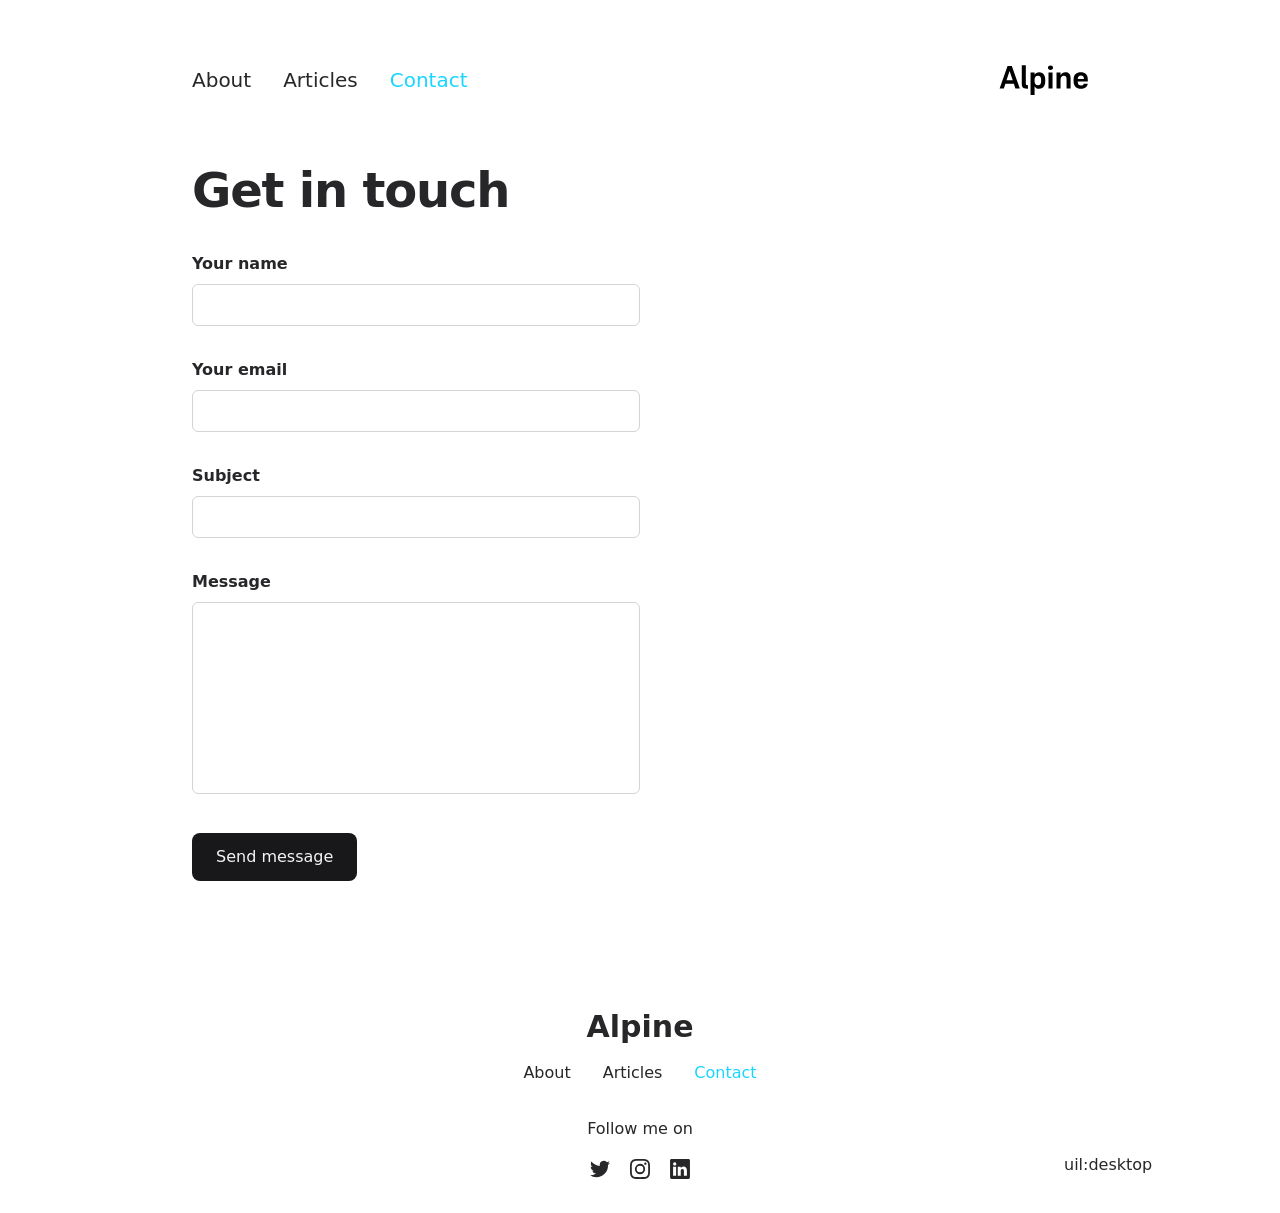
<file: contact/index.html>
<!DOCTYPE html><html  lang="en"><head><meta charset="utf-8">
<meta name="viewport" content="width=device-width, initial-scale=1">
<title>Contact</title>
<meta name="twitter:card" content="summary_large_image">
<meta name="description" content="The minimalist blog theme">
<meta property="og:description" content="The minimalist blog theme">
<meta property="og:image" content="/social-card-preview.png">
<meta property="og:image:width" content="400">
<meta property="og:image:height" content="300">
<meta property="og:image:alt" content="An image showcasing my project.">
<meta property="og:title" content="Contact">
<link rel="preload" as="fetch" crossorigin="anonymous" href="/contact/_payload.json?9ff4f813-c767-48b1-9095-1be5b3efc911">
<link rel="stylesheet" href="/_nuxt/entry.pyhnkjga.css">
<link rel="stylesheet" href="/_nuxt/DocumentDrivenNotFound.DhweOwh_.css">
<link rel="stylesheet" href="/_nuxt/ProseH1.CXWA9IRa.css">
<link rel="stylesheet" href="/_nuxt/ContactForm.gwW3t4xb.css">
<link rel="stylesheet" href="/_nuxt/Input.CjoABK-w.css">
<link rel="stylesheet" href="/_nuxt/Button.DaS_E0LM.css">
<link rel="modulepreload" as="script" crossorigin href="/_nuxt/CyPUwZUZ.js">
<link rel="modulepreload" as="script" crossorigin href="/_nuxt/BT5cQQvV.js">
<link rel="modulepreload" as="script" crossorigin href="/_nuxt/BN36ehHR.js">
<link rel="modulepreload" as="script" crossorigin href="/_nuxt/BKVTsAfQ.js">
<link rel="modulepreload" as="script" crossorigin href="/_nuxt/mfva_6GW.js">
<link rel="modulepreload" as="script" crossorigin href="/_nuxt/83_IIoJ-.js">
<link rel="modulepreload" as="script" crossorigin href="/_nuxt/CnbmmAjy.js">
<link rel="modulepreload" as="script" crossorigin href="/_nuxt/DM9KY-6F.js">
<link rel="modulepreload" as="script" crossorigin href="/_nuxt/CSd5-YKJ.js">
<link rel="modulepreload" as="script" crossorigin href="/_nuxt/D_UfxngN.js">
<link rel="modulepreload" as="script" crossorigin href="/_nuxt/C83-WM6i.js">
<link rel="modulepreload" as="script" crossorigin href="/_nuxt/BYrHEsmB.js">
<link rel="modulepreload" as="script" crossorigin href="/_nuxt/Kz2zTYPV.js">
<link rel="prefetch" as="style" href="/_nuxt/article.B-KtgFcq.css">
<link rel="prefetch" as="style" href="/_nuxt/ProseA.0iM_ljxs.css">
<link rel="prefetch" as="script" crossorigin href="/_nuxt/DfNk5R1v.js">
<link rel="prefetch" as="script" crossorigin href="/_nuxt/Bday77me.js">
<link rel="prefetch" as="script" crossorigin href="/_nuxt/BcWussCh.js">
<link rel="prefetch" as="script" crossorigin href="/_nuxt/G703h0KS.js">
<link rel="prefetch" as="script" crossorigin href="/_nuxt/Z9RYaPxV.js">
<link rel="prefetch" as="style" href="/_nuxt/useStudio.DzA-IoZ4.css">
<link rel="prefetch" as="script" crossorigin href="/_nuxt/Da2Jk_7A.js">
<link rel="prefetch" as="style" href="/_nuxt/error-404.Bwq3Qtp8.css">
<link rel="prefetch" as="script" crossorigin href="/_nuxt/d-aqjYNd.js">
<link rel="prefetch" as="style" href="/_nuxt/error-500.C69HPPxN.css">
<link rel="prefetch" as="script" crossorigin href="/_nuxt/UmR_tbh1.js">
<script type="module" src="/_nuxt/CyPUwZUZ.js" crossorigin></script><style id="pinceau-runtime-hydratable">@media{.phy[--]{--puid:1n1u54-v;}.pv-5_pp8Y{max-width:var(--elements-container-maxWidth);padding-left:var(--elements-container-padding-mobile);padding-right:var(--elements-container-padding-mobile);}@media (min-width: 475px){.pv-5_pp8Y{padding-left:var(--elements-container-padding-xs);padding-right:var(--elements-container-padding-xs);}}@media (min-width: 640px){.pv-5_pp8Y{padding-left:var(--elements-container-padding-sm);padding-right:var(--elements-container-padding-sm);}}@media (min-width: 768px){.pv-5_pp8Y{padding-left:var(--elements-container-padding-md);padding-right:var(--elements-container-padding-md);}}} </style><style id="pinceau-theme">@media { :root {--pinceau-mq: initial; --alpine-readableLine: 68ch;--alpine-backdrop-backgroundColor: #f4f4f5b3;--prose-code-inline-padding: 0.2rem 0.375rem 0.2rem 0.375rem;--prose-code-block-backdropFilter: contrast(1);--prose-code-block-border-style: solid;--prose-code-block-border-width: 1px;--prose-tbody-tr-borderBottom-style: dashed;--prose-tbody-tr-borderBottom-width: 1px;--prose-th-textAlign: inherit;--prose-thead-borderBottom-style: solid;--prose-thead-borderBottom-width: 1px;--prose-thead-border-style: solid;--prose-thead-border-width: 0px;--prose-table-textAlign: start;--prose-hr-width: 1px;--prose-hr-style: solid;--prose-li-listStylePosition: outside;--prose-ol-li-markerColor: currentColor;--prose-ol-paddingInlineStart: 21px;--prose-ol-listStyleType: decimal;--prose-ul-li-markerColor: currentColor;--prose-ul-paddingInlineStart: 21px;--prose-ul-listStyleType: disc;--prose-blockquote-border-style: solid;--prose-blockquote-border-width: 4px;--prose-blockquote-quotes: '201C' '201D' '2018' '2019';--prose-blockquote-paddingInlineStart: 24px;--prose-a-code-color-hover: currentColor;--prose-a-code-color-static: currentColor;--prose-a-hasCode-borderBottom: none;--prose-a-border-distance: 2px;--prose-a-border-color-hover: currentColor;--prose-a-border-color-static: currentColor;--prose-a-border-style-hover: solid;--prose-a-border-style-static: dashed;--prose-a-border-width: 1px;--prose-a-color-static: inherit;--prose-a-textDecoration: none;--prose-h6-margin: 3rem 0 2rem;--prose-h5-margin: 3rem 0 2rem;--prose-h4-margin: 3rem 0 2rem;--prose-h3-margin: 3rem 0 2rem;--prose-h2-margin: 3rem 0 2rem;--prose-h1-margin: 0 0 2rem;--prose-p-fontSize: 18px;--typography-lead-loose: 2;--typography-lead-relaxed: 1.625;--typography-lead-normal: 1.5;--typography-lead-snug: 1.375;--typography-lead-tight: 1.25;--typography-lead-none: 1;--typography-lead-10: 2.5rem;--typography-lead-9: 2.25rem;--typography-lead-8: 2rem;--typography-lead-7: 1.75rem;--typography-lead-6: 1.5rem;--typography-lead-5: 1.25rem;--typography-lead-4: 1rem;--typography-lead-3: .75rem;--typography-lead-2: .5rem;--typography-lead-1: .025rem;--typography-fontWeight-black: 900;--typography-fontWeight-extrabold: 800;--typography-fontWeight-bold: 700;--typography-fontWeight-semibold: 600;--typography-fontWeight-medium: 500;--typography-fontWeight-normal: 400;--typography-fontWeight-light: 300;--typography-fontWeight-extralight: 200;--typography-fontWeight-thin: 100;--typography-fontSize-9xl: 128px;--typography-fontSize-8xl: 96px;--typography-fontSize-7xl: 72px;--typography-fontSize-6xl: 60px;--typography-fontSize-5xl: 48px;--typography-fontSize-4xl: 36px;--typography-fontSize-3xl: 30px;--typography-fontSize-2xl: 24px;--typography-fontSize-xl: 20px;--typography-fontSize-lg: 18px;--typography-fontSize-base: 16px;--typography-fontSize-sm: 14px;--typography-fontSize-xs: 12px;--typography-letterSpacing-wide: 0.025em;--typography-letterSpacing-tight: -0.025em;--typography-verticalMargin-base: 24px;--typography-verticalMargin-sm: 16px;--elements-border-secondary-hover: [object Object];--elements-backdrop-background: #fffc;--elements-backdrop-filter: saturate(200%) blur(20px);--elements-container-maxWidth: 64rem;--lead-loose: 2;--lead-relaxed: 1.625;--lead-normal: 1.5;--lead-snug: 1.375;--lead-tight: 1.25;--lead-none: 1;--lead-10: 2.5rem;--lead-9: 2.25rem;--lead-8: 2rem;--lead-7: 1.75rem;--lead-6: 1.5rem;--lead-5: 1.25rem;--lead-4: 1rem;--lead-3: .75rem;--lead-2: .5rem;--lead-1: .025rem;--letterSpacing-widest: 0.1em;--letterSpacing-wider: 0.05em;--letterSpacing-wide: 0.025em;--letterSpacing-normal: 0em;--letterSpacing-tight: -0.025em;--letterSpacing-tighter: -0.05em;--fontSize-9xl: 8rem;--fontSize-8xl: 6rem;--fontSize-7xl: 4.5rem;--fontSize-6xl: 3.75rem;--fontSize-5xl: 3rem;--fontSize-4xl: 2.25rem;--fontSize-3xl: 1.875rem;--fontSize-2xl: 1.5rem;--fontSize-xl: 1.25rem;--fontSize-lg: 1.125rem;--fontSize-base: 1rem;--fontSize-sm: 0.875rem;--fontSize-xs: 0.75rem;--fontWeight-black: 900;--fontWeight-extrabold: 800;--fontWeight-bold: 700;--fontWeight-semibold: 600;--fontWeight-medium: 500;--fontWeight-normal: 400;--fontWeight-light: 300;--fontWeight-extralight: 200;--fontWeight-thin: 100;--font-mono: ui-monospace, SFMono-Regular, Menlo, Monaco, Consolas, Liberation Mono, Courier New, monospace;--font-serif: ui-serif, Georgia, Cambria, Times New Roman, Times, serif;--font-sans: ui-sans-serif, system-ui, -apple-system, BlinkMacSystemFont, Segoe UI, Roboto, Helvetica Neue, Arial, Noto Sans, sans-serif, Apple Color Emoji, Segoe UI Emoji, Segoe UI Symbol, Noto Color Emoji;--opacity-total: 1;--opacity-high: 0.8;--opacity-medium: 0.5;--opacity-soft: 0.3;--opacity-light: 0.15;--opacity-bright: 0.1;--opacity-noOpacity: 0;--borderWidth-lg: 3px;--borderWidth-md: 2px;--borderWidth-sm: 1px;--borderWidth-noBorder: 0;--space-rem-875: 0.875rem;--space-rem-625: 0.625rem;--space-rem-375: 0.375rem;--space-rem-125: 0.125rem;--space-px: 1px;--space-128: 32rem;--space-96: 24rem;--space-80: 20rem;--space-72: 18rem;--space-64: 16rem;--space-60: 15rem;--space-56: 14rem;--space-52: 13rem;--space-48: 12rem;--space-44: 11rem;--space-40: 10rem;--space-36: 9rem;--space-32: 8rem;--space-28: 7rem;--space-24: 6rem;--space-20: 5rem;--space-16: 4rem;--space-14: 3.5rem;--space-12: 3rem;--space-11: 2.75rem;--space-10: 2.5rem;--space-9: 2.25rem;--space-8: 2rem;--space-7: 1.75rem;--space-6: 1.5rem;--space-5: 1.25rem;--space-4: 1rem;--space-3: 0.75rem;--space-2: 0.5rem;--space-1: 0.25rem;--space-0: 0px;--size-full: 100%;--size-7xl: 80rem;--size-6xl: 72rem;--size-5xl: 64rem;--size-4xl: 56rem;--size-3xl: 48rem;--size-2xl: 42rem;--size-xl: 36rem;--size-lg: 32rem;--size-md: 28rem;--size-sm: 24rem;--size-xs: 20rem;--size-200: 200px;--size-104: 104px;--size-80: 80px;--size-64: 64px;--size-56: 56px;--size-48: 48px;--size-40: 40px;--size-32: 32px;--size-24: 24px;--size-20: 20px;--size-16: 16px;--size-12: 12px;--size-8: 8px;--size-6: 6px;--size-4: 4px;--size-2: 2px;--size-0: 0px;--radii-full: 9999px;--radii-3xl: 1.75rem;--radii-2xl: 1.5rem;--radii-xl: 1rem;--radii-lg: 0.75rem;--radii-md: 0.5rem;--radii-sm: 0.375rem;--radii-xs: 0.25rem;--radii-2xs: 0.125rem;--radii-none: 0px;--shadow-none: 0px 0px 0px 0px transparent;--shadow-lg: 0px 10px 15px -3px #000000, 0px 4px 6px -4px #000000;--shadow-md: 0px 4px 6px -1px #000000, 0px 2px 4px -2px #000000;--shadow-sm: 0px 1px 3px 0px #000000, 0px 1px 2px -1px #000000;--shadow-xs: 0px 1px 2px 0px #000000;--height-screen: 100vh;--width-screen: 100vw;--color-primary-900: #002e38;--color-primary-800: #005c70;--color-primary-700: #008aa9;--color-primary-600: #00b9e1;--color-primary-500: #1ad6ff;--color-primary-400: #40ddff;--color-primary-300: #66e4ff;--color-primary-200: #8deaff;--color-primary-100: #b3f1ff;--color-primary-50: #d9f8ff;--color-ruby-900: #380011;--color-ruby-800: #700021;--color-ruby-700: #a90032;--color-ruby-600: #e10043;--color-ruby-500: #ff1a5e;--color-ruby-400: #ff4079;--color-ruby-300: #ff6694;--color-ruby-200: #ff8dae;--color-ruby-100: #ffb3c9;--color-ruby-50: #ffd9e4;--color-pink-900: #380025;--color-pink-800: #70004b;--color-pink-700: #a90070;--color-pink-600: #e10095;--color-pink-500: #ff1ab2;--color-pink-400: #ff40bf;--color-pink-300: #ff66cc;--color-pink-200: #ff8dd8;--color-pink-100: #ffb3e5;--color-pink-50: #ffd9f2;--color-purple-900: #190038;--color-purple-800: #330070;--color-purple-700: #4c00a9;--color-purple-600: #6500e1;--color-purple-500: #811aff;--color-purple-400: #9640ff;--color-purple-300: #ab66ff;--color-purple-200: #c08dff;--color-purple-100: #d5b3ff;--color-purple-50: #ead9ff;--color-royalblue-900: #0b0531;--color-royalblue-800: #160a62;--color-royalblue-700: #211093;--color-royalblue-600: #2c15c4;--color-royalblue-500: #4127e8;--color-royalblue-400: #614bec;--color-royalblue-300: #806ff0;--color-royalblue-200: #a093f3;--color-royalblue-100: #c0b7f7;--color-royalblue-50: #dfdbfb;--color-indigoblue-900: #001238;--color-indigoblue-800: #002370;--color-indigoblue-700: #0035a9;--color-indigoblue-600: #0047e1;--color-indigoblue-500: #1a62ff;--color-indigoblue-400: #407cff;--color-indigoblue-300: #6696ff;--color-indigoblue-200: #8db0ff;--color-indigoblue-100: #b3cbff;--color-indigoblue-50: #d9e5ff;--color-blue-900: #002438;--color-blue-800: #004870;--color-blue-700: #006ca9;--color-blue-600: #0090e1;--color-blue-500: #1aadff;--color-blue-400: #40bbff;--color-blue-300: #66c8ff;--color-blue-200: #8dd6ff;--color-blue-100: #b3e4ff;--color-blue-50: #d9f1ff;--color-lightblue-900: #002e38;--color-lightblue-800: #005c70;--color-lightblue-700: #008aa9;--color-lightblue-600: #00b9e1;--color-lightblue-500: #1ad6ff;--color-lightblue-400: #40ddff;--color-lightblue-300: #66e4ff;--color-lightblue-200: #8deaff;--color-lightblue-100: #b3f1ff;--color-lightblue-50: #d9f8ff;--color-teal-900: #062a28;--color-teal-800: #0b544f;--color-teal-700: #117d77;--color-teal-600: #16a79e;--color-teal-500: #1cd1c6;--color-teal-400: #36e4da;--color-teal-300: #5fe9e1;--color-teal-200: #87efe9;--color-teal-100: #aff4f0;--color-teal-50: #d7faf8;--color-pear-900: #2a2b09;--color-pear-800: #545512;--color-pear-700: #7e801b;--color-pear-600: #a8aa24;--color-pear-500: #d0d32f;--color-pear-400: #d8da52;--color-pear-300: #e0e274;--color-pear-200: #e8e997;--color-pear-100: #eff0ba;--color-pear-50: #f7f8dc;--color-red-900: #380300;--color-red-800: #700700;--color-red-700: #a90a00;--color-red-600: #e10e00;--color-red-500: #ff281a;--color-red-400: #ff4c40;--color-red-300: #ff7066;--color-red-200: #ff948d;--color-red-100: #ffb7b3;--color-red-50: #ffdbd9;--color-orange-900: #381800;--color-orange-800: #702f00;--color-orange-700: #a94700;--color-orange-600: #e15e00;--color-orange-500: #ff7a1a;--color-orange-400: #ff9040;--color-orange-300: #ffa666;--color-orange-200: #ffbd8d;--color-orange-100: #ffd3b3;--color-orange-50: #ffe9d9;--color-yellow-900: #362b03;--color-yellow-800: #6d5605;--color-yellow-700: #a38108;--color-yellow-600: #daac0a;--color-yellow-500: #f5c828;--color-yellow-400: #f7d14c;--color-yellow-300: #f8da70;--color-yellow-200: #fae393;--color-yellow-100: #fcedb7;--color-yellow-50: #fdf6db;--color-green-900: #003f25;--color-green-800: #005e38;--color-green-700: #007e4a;--color-green-600: #009d5d;--color-green-500: #00bd6f;--color-green-400: #00dc82;--color-green-300: #30ffaa;--color-green-200: #83ffcc;--color-green-100: #acffdd;--color-green-50: #d6ffee;--color-gray-900: #18181B;--color-gray-800: #27272A;--color-gray-700: #3f3f46;--color-gray-600: #52525B;--color-gray-500: #71717A;--color-gray-400: #a1a1aa;--color-gray-300: #D4d4d8;--color-gray-200: #e4e4e7;--color-gray-100: #f4f4f5;--color-gray-50: #fafafa;--color-black: #0c0c0d;--color-white: #FFFFFF;--media-portrait: only screen and (orientation: portrait);--media-landscape: only screen and (orientation: landscape);--media-rm: (prefers-reduced-motion: reduce);--media-2xl: (min-width: 1536px);--media-xl: (min-width: 1280px);--media-lg: (min-width: 1024px);--media-md: (min-width: 768px);--media-sm: (min-width: 640px);--media-xs: (min-width: 475px);--alpine-body-color: var(--color-gray-800);--alpine-body-backgroundColor: var(--color-white);--prose-code-inline-fontWeight: var(--typography-fontWeight-normal);--prose-code-inline-fontSize: var(--typography-fontSize-sm);--prose-code-inline-borderRadius: var(--radii-xs);--prose-code-block-pre-padding: var(--typography-verticalMargin-sm);--prose-code-block-margin: var(--typography-verticalMargin-base) 0;--prose-code-block-fontSize: var(--typography-fontSize-sm);--prose-tbody-code-inline-fontSize: var(--typography-fontSize-sm);--prose-tbody-td-padding: var(--typography-verticalMargin-sm);--prose-th-fontWeight: var(--typography-fontWeight-semibold);--prose-th-padding: 0 var(--typography-verticalMargin-sm) var(--typography-verticalMargin-sm) var(--typography-verticalMargin-sm);--prose-table-lineHeight: var(--typography-lead-6);--prose-table-fontSize: var(--typography-fontSize-sm);--prose-table-margin: var(--typography-verticalMargin-base) 0;--prose-hr-margin: var(--typography-verticalMargin-base) 0;--prose-li-margin: var(--typography-verticalMargin-sm) 0;--prose-ol-margin: var(--typography-verticalMargin-base) 0;--prose-ul-margin: var(--typography-verticalMargin-base) 0;--prose-blockquote-margin: var(--typography-verticalMargin-base) 0;--prose-a-code-border-style: var(--prose-a-border-style-static);--prose-a-code-border-width: var(--prose-a-border-width);--prose-a-fontWeight: var(--typography-fontWeight-medium);--prose-img-margin: var(--typography-verticalMargin-base) 0;--prose-strong-fontWeight: var(--typography-fontWeight-semibold);--prose-h6-iconSize: var(--typography-fontSize-base);--prose-h6-fontWeight: var(--typography-fontWeight-semibold);--prose-h6-lineHeight: var(--typography-lead-normal);--prose-h6-fontSize: var(--typography-fontSize-lg);--prose-h5-iconSize: var(--typography-fontSize-lg);--prose-h5-fontWeight: var(--typography-fontWeight-semibold);--prose-h5-lineHeight: var(--typography-lead-snug);--prose-h5-fontSize: var(--typography-fontSize-xl);--prose-h4-iconSize: var(--typography-fontSize-lg);--prose-h4-letterSpacing: var(--typography-letterSpacing-tight);--prose-h4-fontWeight: var(--typography-fontWeight-semibold);--prose-h4-lineHeight: var(--typography-lead-snug);--prose-h4-fontSize: var(--typography-fontSize-2xl);--prose-h3-iconSize: var(--typography-fontSize-xl);--prose-h3-letterSpacing: var(--typography-letterSpacing-tight);--prose-h3-fontWeight: var(--typography-fontWeight-semibold);--prose-h3-lineHeight: var(--typography-lead-snug);--prose-h3-fontSize: var(--typography-fontSize-3xl);--prose-h2-iconSize: var(--typography-fontSize-2xl);--prose-h2-letterSpacing: var(--typography-letterSpacing-tight);--prose-h2-fontWeight: var(--typography-fontWeight-semibold);--prose-h2-lineHeight: var(--typography-lead-tight);--prose-h2-fontSize: var(--typography-fontSize-4xl);--prose-h1-iconSize: var(--typography-fontSize-3xl);--prose-h1-letterSpacing: var(--typography-letterSpacing-tight);--prose-h1-fontWeight: var(--typography-fontWeight-bold);--prose-h1-lineHeight: var(--typography-lead-tight);--prose-h1-fontSize: var(--typography-fontSize-5xl);--prose-p-br-margin: var(--typography-verticalMargin-base) 0 0 0;--prose-p-margin: var(--typography-verticalMargin-base) 0;--prose-p-lineHeight: var(--typography-lead-normal);--typography-color-primary-900: var(--color-primary-900);--typography-color-primary-800: var(--color-primary-800);--typography-color-primary-700: var(--color-primary-700);--typography-color-primary-600: var(--color-primary-600);--typography-color-primary-500: var(--color-primary-500);--typography-color-primary-400: var(--color-primary-400);--typography-color-primary-300: var(--color-primary-300);--typography-color-primary-200: var(--color-primary-200);--typography-color-primary-100: var(--color-primary-100);--typography-color-primary-50: var(--color-primary-50);--typography-font-code: var(--font-mono);--typography-font-body: var(--font-sans);--typography-font-display: var(--font-sans);--typography-body-backgroundColor: var(--color-white);--typography-body-color: var(--color-black);--elements-state-danger-borderColor-secondary: var(--color-red-200);--elements-state-danger-borderColor-primary: var(--color-red-100);--elements-state-danger-backgroundColor-secondary: var(--color-red-100);--elements-state-danger-backgroundColor-primary: var(--color-red-50);--elements-state-danger-color-secondary: var(--color-red-600);--elements-state-danger-color-primary: var(--color-red-500);--elements-state-warning-borderColor-secondary: var(--color-yellow-200);--elements-state-warning-borderColor-primary: var(--color-yellow-100);--elements-state-warning-backgroundColor-secondary: var(--color-yellow-100);--elements-state-warning-backgroundColor-primary: var(--color-yellow-50);--elements-state-warning-color-secondary: var(--color-yellow-700);--elements-state-warning-color-primary: var(--color-yellow-600);--elements-state-success-borderColor-secondary: var(--color-green-200);--elements-state-success-borderColor-primary: var(--color-green-100);--elements-state-success-backgroundColor-secondary: var(--color-green-100);--elements-state-success-backgroundColor-primary: var(--color-green-50);--elements-state-success-color-secondary: var(--color-green-600);--elements-state-success-color-primary: var(--color-green-500);--elements-state-info-borderColor-secondary: var(--color-blue-200);--elements-state-info-borderColor-primary: var(--color-blue-100);--elements-state-info-backgroundColor-secondary: var(--color-blue-100);--elements-state-info-backgroundColor-primary: var(--color-blue-50);--elements-state-info-color-secondary: var(--color-blue-600);--elements-state-info-color-primary: var(--color-blue-500);--elements-state-primary-borderColor-secondary: var(--color-primary-200);--elements-state-primary-borderColor-primary: var(--color-primary-100);--elements-state-primary-backgroundColor-secondary: var(--color-primary-100);--elements-state-primary-backgroundColor-primary: var(--color-primary-50);--elements-state-primary-color-secondary: var(--color-primary-700);--elements-state-primary-color-primary: var(--color-primary-600);--elements-surface-secondary-backgroundColor: var(--color-gray-200);--elements-surface-primary-backgroundColor: var(--color-gray-100);--elements-surface-background-base: var(--color-gray-100);--elements-border-secondary-static: var(--color-gray-200);--elements-border-primary-hover: var(--color-gray-200);--elements-border-primary-static: var(--color-gray-100);--elements-container-padding-md: var(--space-16);--elements-container-padding-sm: var(--space-12);--elements-container-padding-xs: var(--space-8);--elements-container-padding-mobile: var(--space-6);--elements-text-secondary-color-hover: var(--color-gray-700);--elements-text-secondary-color-static: var(--color-gray-500);--elements-text-primary-color-static: var(--color-gray-900);--text-6xl-lineHeight: var(--lead-none);--text-6xl-fontSize: var(--fontSize-6xl);--text-5xl-lineHeight: var(--lead-none);--text-5xl-fontSize: var(--fontSize-5xl);--text-4xl-lineHeight: var(--lead-10);--text-4xl-fontSize: var(--fontSize-4xl);--text-3xl-lineHeight: var(--lead-9);--text-3xl-fontSize: var(--fontSize-3xl);--text-2xl-lineHeight: var(--lead-8);--text-2xl-fontSize: var(--fontSize-2xl);--text-xl-lineHeight: var(--lead-7);--text-xl-fontSize: var(--fontSize-xl);--text-lg-lineHeight: var(--lead-7);--text-lg-fontSize: var(--fontSize-lg);--text-base-lineHeight: var(--lead-6);--text-base-fontSize: var(--fontSize-base);--text-sm-lineHeight: var(--lead-5);--text-sm-fontSize: var(--fontSize-sm);--text-xs-lineHeight: var(--lead-4);--text-xs-fontSize: var(--fontSize-xs);--shadow-2xl: 0px 25px 50px -12px var(--color-gray-900);--shadow-xl: 0px 20px 25px -5px var(--color-gray-400), 0px 8px 10px -6px #000000;--color-secondary-900: var(--color-gray-900);--color-secondary-800: var(--color-gray-800);--color-secondary-700: var(--color-gray-700);--color-secondary-600: var(--color-gray-600);--color-secondary-500: var(--color-gray-500);--color-secondary-400: var(--color-gray-400);--color-secondary-300: var(--color-gray-300);--color-secondary-200: var(--color-gray-200);--color-secondary-100: var(--color-gray-100);--color-secondary-50: var(--color-gray-50);--prose-a-code-background-hover: var(--typography-color-primary-50);--prose-a-code-border-color-hover: var(--typography-color-primary-500);--prose-a-color-hover: var(--typography-color-primary-500);--typography-color-secondary-900: var(--color-secondary-900);--typography-color-secondary-800: var(--color-secondary-800);--typography-color-secondary-700: var(--color-secondary-700);--typography-color-secondary-600: var(--color-secondary-600);--typography-color-secondary-500: var(--color-secondary-500);--typography-color-secondary-400: var(--color-secondary-400);--typography-color-secondary-300: var(--color-secondary-300);--typography-color-secondary-200: var(--color-secondary-200);--typography-color-secondary-100: var(--color-secondary-100);--typography-color-secondary-50: var(--color-secondary-50);--prose-code-inline-backgroundColor: var(--typography-color-secondary-100);--prose-code-inline-color: var(--typography-color-secondary-700);--prose-code-block-backgroundColor: var(--typography-color-secondary-100);--prose-code-block-color: var(--typography-color-secondary-700);--prose-code-block-border-color: var(--typography-color-secondary-200);--prose-tbody-tr-borderBottom-color: var(--typography-color-secondary-200);--prose-th-color: var(--typography-color-secondary-600);--prose-thead-borderBottom-color: var(--typography-color-secondary-200);--prose-thead-border-color: var(--typography-color-secondary-300);--prose-hr-color: var(--typography-color-secondary-200);--prose-blockquote-border-color: var(--typography-color-secondary-200);--prose-blockquote-color: var(--typography-color-secondary-500);--prose-a-code-border-color-static: var(--typography-color-secondary-400); } }@media { :root.dark {--pinceau-mq: dark; --alpine-backdrop-backgroundColor: #18181bb3;--prose-code-block-backdropFilter: contrast(1);--prose-ol-li-markerColor: currentColor;--prose-ul-li-markerColor: currentColor;--prose-a-code-color-hover: currentColor;--prose-a-code-color-static: currentColor;--prose-a-border-color-hover: currentColor;--prose-a-border-color-static: currentColor;--prose-a-color-static: inherit;--elements-backdrop-background: #0c0d0ccc;--alpine-body-color: var(--color-gray-200);--alpine-body-backgroundColor: var(--color-black);--typography-body-backgroundColor: var(--color-black);--typography-body-color: var(--color-white);--elements-state-danger-borderColor-secondary: var(--color-red-700);--elements-state-danger-borderColor-primary: var(--color-red-800);--elements-state-danger-backgroundColor-secondary: var(--color-red-800);--elements-state-danger-backgroundColor-primary: var(--color-red-900);--elements-state-danger-color-secondary: var(--color-red-200);--elements-state-danger-color-primary: var(--color-red-300);--elements-state-warning-borderColor-secondary: var(--color-yellow-700);--elements-state-warning-borderColor-primary: var(--color-yellow-800);--elements-state-warning-backgroundColor-secondary: var(--color-yellow-800);--elements-state-warning-backgroundColor-primary: var(--color-yellow-900);--elements-state-warning-color-secondary: var(--color-yellow-200);--elements-state-warning-color-primary: var(--color-yellow-400);--elements-state-success-borderColor-secondary: var(--color-green-700);--elements-state-success-borderColor-primary: var(--color-green-800);--elements-state-success-backgroundColor-secondary: var(--color-green-800);--elements-state-success-backgroundColor-primary: var(--color-green-900);--elements-state-success-color-secondary: var(--color-green-200);--elements-state-success-color-primary: var(--color-green-400);--elements-state-info-borderColor-secondary: var(--color-blue-700);--elements-state-info-borderColor-primary: var(--color-blue-800);--elements-state-info-backgroundColor-secondary: var(--color-blue-800);--elements-state-info-backgroundColor-primary: var(--color-blue-900);--elements-state-info-color-secondary: var(--color-blue-200);--elements-state-info-color-primary: var(--color-blue-400);--elements-state-primary-borderColor-secondary: var(--color-primary-700);--elements-state-primary-borderColor-primary: var(--color-primary-800);--elements-state-primary-backgroundColor-secondary: var(--color-primary-800);--elements-state-primary-backgroundColor-primary: var(--color-primary-900);--elements-state-primary-color-secondary: var(--color-primary-200);--elements-state-primary-color-primary: var(--color-primary-400);--elements-surface-secondary-backgroundColor: var(--color-gray-800);--elements-surface-primary-backgroundColor: var(--color-gray-900);--elements-surface-background-base: var(--color-gray-900);--elements-border-secondary-static: var(--color-gray-800);--elements-border-primary-hover: var(--color-gray-800);--elements-border-primary-static: var(--color-gray-900);--elements-text-secondary-color-hover: var(--color-gray-200);--elements-text-secondary-color-static: var(--color-gray-400);--elements-text-primary-color-static: var(--color-gray-50);--prose-a-code-background-hover: var(--typography-color-primary-900);--prose-a-code-border-color-hover: var(--typography-color-primary-600);--prose-a-color-hover: var(--typography-color-primary-400);--prose-code-inline-backgroundColor: var(--typography-color-secondary-800);--prose-code-inline-color: var(--typography-color-secondary-200);--prose-code-block-backgroundColor: var(--typography-color-secondary-900);--prose-code-block-color: var(--typography-color-secondary-200);--prose-code-block-border-color: var(--typography-color-secondary-800);--prose-tbody-tr-borderBottom-color: var(--typography-color-secondary-800);--prose-th-color: var(--typography-color-secondary-400);--prose-thead-borderBottom-color: var(--typography-color-secondary-800);--prose-thead-border-color: var(--typography-color-secondary-600);--prose-hr-color: var(--typography-color-secondary-800);--prose-blockquote-border-color: var(--typography-color-secondary-700);--prose-blockquote-color: var(--typography-color-secondary-400);--prose-a-code-border-color-static: var(--typography-color-secondary-600); } }</style><script>"use strict";(()=>{const a=window,e=document.documentElement,c=window.localStorage,d=["dark","light"],n=c&&c.getItem&&c.getItem("nuxt-color-mode")||"system";let l=n==="system"?f():n;const i=e.getAttribute("data-color-mode-forced");i&&(l=i),r(l),a["__NUXT_COLOR_MODE__"]={preference:n,value:l,getColorScheme:f,addColorScheme:r,removeColorScheme:u};function r(o){const t=""+o+"",s="";e.classList?e.classList.add(t):e.className+=" "+t,s&&e.setAttribute("data-"+s,o)}function u(o){const t=""+o+"",s="";e.classList?e.classList.remove(t):e.className=e.className.replace(new RegExp(t,"g"),""),s&&e.removeAttribute("data-"+s)}function m(o){return a.matchMedia("(prefers-color-scheme"+o+")")}function f(){if(a.matchMedia&&m("").media!=="not all"){for(const o of d)if(m(":"+o).matches)return o}return"light"}})();
</script></head><body><div id="__nuxt"><div class="container pv-5_pp8Y pc-1n1u54 app-layout" data-v-b5de449e data-v-98bd95b7><!--[--><div class="nuxt-progress" style="width:0%;height:3px;opacity:0;background-size:Infinity% auto;" data-v-b5de449e></div><header class="right" data-v-b5de449e data-v-d2647fcb><div class="menu" data-v-d2647fcb><button aria-label="Navigation Menu" data-v-d2647fcb><svg width="24" height="24" viewBox="0 0 68 68" fill="currentColor" xmlns="http://www.w3.org/2000/svg" data-v-d2647fcb><path d="M8 34C8 32.1362 8 31.2044 8.30448 30.4693C8.71046 29.4892 9.48915 28.7105 10.4693 28.3045C11.2044 28 12.1362 28 14 28C15.8638 28 16.7956 28 17.5307 28.3045C18.5108 28.7105 19.2895 29.4892 19.6955 30.4693C20 31.2044 20 32.1362 20 34C20 35.8638 20 36.7956 19.6955 37.5307C19.2895 38.5108 18.5108 39.2895 17.5307 39.6955C16.7956 40 15.8638 40 14 40C12.1362 40 11.2044 40 10.4693 39.6955C9.48915 39.2895 8.71046 38.5108 8.30448 37.5307C8 36.7956 8 35.8638 8 34Z" data-v-d2647fcb></path><path d="M28 34C28 32.1362 28 31.2044 28.3045 30.4693C28.7105 29.4892 29.4892 28.7105 30.4693 28.3045C31.2044 28 32.1362 28 34 28C35.8638 28 36.7956 28 37.5307 28.3045C38.5108 28.7105 39.2895 29.4892 39.6955 30.4693C40 31.2044 40 32.1362 40 34C40 35.8638 40 36.7956 39.6955 37.5307C39.2895 38.5108 38.5108 39.2895 37.5307 39.6955C36.7956 40 35.8638 40 34 40C32.1362 40 31.2044 40 30.4693 39.6955C29.4892 39.2895 28.7105 38.5108 28.3045 37.5307C28 36.7956 28 35.8638 28 34Z" data-v-d2647fcb></path><path d="M48 34C48 32.1362 48 31.2044 48.3045 30.4693C48.7105 29.4892 49.4892 28.7105 50.4693 28.3045C51.2044 28 52.1362 28 54 28C55.8638 28 56.7956 28 57.5307 28.3045C58.5108 28.7105 59.2895 29.4892 59.6955 30.4693C60 31.2044 60 32.1362 60 34C60 35.8638 60 36.7956 59.6955 37.5307C59.2895 38.5108 58.5108 39.2895 57.5307 39.6955C56.7956 40 55.8638 40 54 40C52.1362 40 51.2044 40 50.4693 39.6955C49.4892 39.2895 48.7105 38.5108 48.3045 37.5307C48 36.7956 48 35.8638 48 34Z" data-v-d2647fcb></path></svg></button></div><div class="overlay" data-v-d2647fcb><nav data-v-d2647fcb data-v-b3ee0519><ul data-v-b3ee0519><!--[--><li data-v-b3ee0519><a href="/" class="" data-v-b3ee0519><span class="underline-fx" data-v-b3ee0519></span> About</a></li><li data-v-b3ee0519><a href="/articles" class="" data-v-b3ee0519><span class="underline-fx" data-v-b3ee0519></span> Articles</a></li><li data-v-b3ee0519><a aria-current="page" href="/contact" class="router-link-active router-link-exact-active" data-v-b3ee0519><span class="underline-fx" data-v-b3ee0519></span> Contact</a></li><!--]--></ul></nav></div><div class="logo" data-v-d2647fcb><a href="/" class="" data-v-d2647fcb><img src="/logo-dark.svg" class="dark-img" alt="alpine" width="89" height="31" data-v-d2647fcb><img src="/logo.svg" class="light-img" alt="alpine" width="89" height="31" data-v-d2647fcb></a></div><div class="main-nav" data-v-d2647fcb><nav data-v-d2647fcb data-v-b3ee0519><ul data-v-b3ee0519><!--[--><li data-v-b3ee0519><a href="/" class="" data-v-b3ee0519><span class="underline-fx" data-v-b3ee0519></span> About</a></li><li data-v-b3ee0519><a href="/articles" class="" data-v-b3ee0519><span class="underline-fx" data-v-b3ee0519></span> Articles</a></li><li data-v-b3ee0519><a aria-current="page" href="/contact" class="router-link-active router-link-exact-active" data-v-b3ee0519><span class="underline-fx" data-v-b3ee0519></span> Contact</a></li><!--]--></ul></nav></div></header><!--[--><div class="document-driven-page"><main><!--[--><div><h1 id="get-in-touch" data-v-f02f9b77><a aria-current="page" href="/contact#get-in-touch" class="router-link-active router-link-exact-active" data-v-f02f9b77><!--[-->Get in touch<!--]--><!----></a></h1><form class="contact-form" method="POST" action data-v-1961c103><div class="inputs" data-v-1961c103><!--[--><div data-v-1961c103 data-v-bf602e09><label for="name" data-v-bf602e09>Your name</label><input id="name" name="name" value="" type="text" placeholder="" data-v-bf602e09></div><div data-v-1961c103 data-v-bf602e09><label for="email" data-v-bf602e09>Your email</label><input id="email" name="email" value="" type="email" placeholder="" data-v-bf602e09></div><div data-v-1961c103 data-v-bf602e09><label for="subject" data-v-bf602e09>Subject</label><input id="subject" name="subject" value="" type="text" placeholder="" data-v-bf602e09></div><div data-v-1961c103 data-v-bf602e09><label for="message" data-v-bf602e09>Message</label><textarea id="message" name="message" type="textarea" placeholder="" data-v-bf602e09></textarea></div><!--]--></div><div data-v-1961c103><button type="submit" disabled data-v-1961c103 data-v-e35d4195><!--[-->Send message<!--]--></button></div></form></div><!--]--></main></div><!--]--><footer class="center" data-v-b5de449e data-v-6e343129><a href="https://www.github.com/nuxt-themes/alpine" rel="noopener noreferrer" class="credits" data-v-6e343129>Alpine</a><div class="navigation" data-v-6e343129><nav data-v-6e343129 data-v-b3ee0519><ul data-v-b3ee0519><!--[--><li data-v-b3ee0519><a href="/" class="" data-v-b3ee0519><span class="underline-fx" data-v-b3ee0519></span> About</a></li><li data-v-b3ee0519><a href="/articles" class="" data-v-b3ee0519><span class="underline-fx" data-v-b3ee0519></span> Articles</a></li><li data-v-b3ee0519><a aria-current="page" href="/contact" class="router-link-active router-link-exact-active" data-v-b3ee0519><span class="underline-fx" data-v-b3ee0519></span> Contact</a></li><!--]--></ul></nav></div><p class="message" data-v-6e343129>Follow me on</p><div class="icons" data-v-6e343129><div class="social" data-v-6e343129><!--[--><a href="https://twitter.com/nuxtlabs" rel="noopener noreferrer" target="_blank" title="nuxtlabs" aria-label="nuxtlabs" data-v-836036d5><svg xmlns="http://www.w3.org/2000/svg" xmlns:xlink="http://www.w3.org/1999/xlink" aria-hidden="true" role="img" class="icon" data-v-836036d5 style="" width="1em" height="1em" viewBox="0 0 24 24" data-v-cd5794d8><path fill="currentColor" d="M22 5.8a8.49 8.49 0 0 1-2.36.64a4.13 4.13 0 0 0 1.81-2.27a8.21 8.21 0 0 1-2.61 1a4.1 4.1 0 0 0-7 3.74a11.64 11.64 0 0 1-8.45-4.29a4.16 4.16 0 0 0-.55 2.07a4.09 4.09 0 0 0 1.82 3.41a4.05 4.05 0 0 1-1.86-.51v.05a4.1 4.1 0 0 0 3.3 4a3.93 3.93 0 0 1-1.1.17a4.9 4.9 0 0 1-.77-.07a4.11 4.11 0 0 0 3.83 2.84A8.22 8.22 0 0 1 3 18.34a7.93 7.93 0 0 1-1-.06a11.57 11.57 0 0 0 6.29 1.85A11.59 11.59 0 0 0 20 8.45v-.53a8.43 8.43 0 0 0 2-2.12"/></svg></a><a href="https://instagram.com/atinuxt" rel="noopener noreferrer" target="_blank" title="atinuxt" aria-label="atinuxt" data-v-836036d5><svg xmlns="http://www.w3.org/2000/svg" xmlns:xlink="http://www.w3.org/1999/xlink" aria-hidden="true" role="img" class="icon" data-v-836036d5 style="" width="1em" height="1em" viewBox="0 0 24 24" data-v-cd5794d8><path fill="currentColor" d="M17.34 5.46a1.2 1.2 0 1 0 1.2 1.2a1.2 1.2 0 0 0-1.2-1.2m4.6 2.42a7.59 7.59 0 0 0-.46-2.43a4.94 4.94 0 0 0-1.16-1.77a4.7 4.7 0 0 0-1.77-1.15a7.3 7.3 0 0 0-2.43-.47C15.06 2 14.72 2 12 2s-3.06 0-4.12.06a7.3 7.3 0 0 0-2.43.47a4.78 4.78 0 0 0-1.77 1.15a4.7 4.7 0 0 0-1.15 1.77a7.3 7.3 0 0 0-.47 2.43C2 8.94 2 9.28 2 12s0 3.06.06 4.12a7.3 7.3 0 0 0 .47 2.43a4.7 4.7 0 0 0 1.15 1.77a4.78 4.78 0 0 0 1.77 1.15a7.3 7.3 0 0 0 2.43.47C8.94 22 9.28 22 12 22s3.06 0 4.12-.06a7.3 7.3 0 0 0 2.43-.47a4.7 4.7 0 0 0 1.77-1.15a4.85 4.85 0 0 0 1.16-1.77a7.59 7.59 0 0 0 .46-2.43c0-1.06.06-1.4.06-4.12s0-3.06-.06-4.12M20.14 16a5.61 5.61 0 0 1-.34 1.86a3.06 3.06 0 0 1-.75 1.15a3.19 3.19 0 0 1-1.15.75a5.61 5.61 0 0 1-1.86.34c-1 .05-1.37.06-4 .06s-3 0-4-.06a5.73 5.73 0 0 1-1.94-.3a3.27 3.27 0 0 1-1.1-.75a3 3 0 0 1-.74-1.15a5.54 5.54 0 0 1-.4-1.9c0-1-.06-1.37-.06-4s0-3 .06-4a5.54 5.54 0 0 1 .35-1.9A3 3 0 0 1 5 5a3.14 3.14 0 0 1 1.1-.8A5.73 5.73 0 0 1 8 3.86c1 0 1.37-.06 4-.06s3 0 4 .06a5.61 5.61 0 0 1 1.86.34a3.06 3.06 0 0 1 1.19.8a3.06 3.06 0 0 1 .75 1.1a5.61 5.61 0 0 1 .34 1.9c.05 1 .06 1.37.06 4s-.01 3-.06 4M12 6.87A5.13 5.13 0 1 0 17.14 12A5.12 5.12 0 0 0 12 6.87m0 8.46A3.33 3.33 0 1 1 15.33 12A3.33 3.33 0 0 1 12 15.33"/></svg></a><a href="https://www.linkedin.com/company/nuxtlabs" rel="noopener noreferrer" target="_blank" title="LinkedIn" aria-label="LinkedIn" data-v-836036d5><svg xmlns="http://www.w3.org/2000/svg" xmlns:xlink="http://www.w3.org/1999/xlink" aria-hidden="true" role="img" class="icon" data-v-836036d5 style="" width="1em" height="1em" viewBox="0 0 24 24" data-v-cd5794d8><path fill="currentColor" d="M20.47 2H3.53a1.45 1.45 0 0 0-1.47 1.43v17.14A1.45 1.45 0 0 0 3.53 22h16.94a1.45 1.45 0 0 0 1.47-1.43V3.43A1.45 1.45 0 0 0 20.47 2M8.09 18.74h-3v-9h3ZM6.59 8.48a1.56 1.56 0 1 1 0-3.12a1.57 1.57 0 1 1 0 3.12m12.32 10.26h-3v-4.83c0-1.21-.43-2-1.52-2A1.65 1.65 0 0 0 12.85 13a2 2 0 0 0-.1.73v5h-3v-9h3V11a3 3 0 0 1 2.71-1.5c2 0 3.45 1.29 3.45 4.06Z"/></svg></a><!--]--></div><div class="color-mode-switch" data-v-6e343129><button aria-label="Color Mode" data-v-6e343129 data-v-10a968a6><span data-v-10a968a6></span></button></div></div></footer><!--]--></div></div><div id="teleports"></div><script type="application/json" id="__NUXT_DATA__" data-ssr="true" data-src="/contact/_payload.json?9ff4f813-c767-48b1-9095-1be5b3efc911">[{"state":1,"once":92,"_errors":94,"serverRendered":65,"path":7,"prerenderedAt":96},["Reactive",2],{"$sdd-pages":3,"$sdd-surrounds":37,"$sdd-globals":61,"$scolor-mode":63,"$sdd-navigation":66,"$sicons":83},["ShallowRef",4],["ShallowReactive",5],{"/contact":6},{"_path":7,"_dir":8,"_draft":9,"_partial":9,"_locale":8,"title":10,"description":8,"layout":11,"body":12,"_type":32,"_id":33,"_source":34,"_file":35,"_extension":36},"/contact","",false,"Contact","default",{"type":13,"children":14,"toc":29},"root",[15,24],{"type":16,"tag":17,"props":18,"children":20},"element","h1",{"id":19},"get-in-touch",[21],{"type":22,"value":23},"text","Get in touch",{"type":16,"tag":25,"props":26,"children":28},"contact-form",{":fields":27},"[{\"type\":\"text\",\"name\":\"name\",\"label\":\"Your name\",\"required\":true},{\"type\":\"email\",\"name\":\"email\",\"label\":\"Your email\",\"required\":true},{\"type\":\"text\",\"name\":\"subject\",\"label\":\"Subject\",\"required\":false},{\"type\":\"textarea\",\"name\":\"message\",\"label\":\"Message\",\"required\":true}]",[],{"title":8,"searchDepth":30,"depth":30,"links":31},2,[],"markdown","content:3.contact.md","content","3.contact.md","md",["ShallowRef",38],["ShallowReactive",39],{"/contact":40},[41,47],{"_path":42,"_dir":8,"_draft":9,"_partial":9,"_locale":8,"title":43,"description":8,"layout":44,"_type":32,"_id":45,"_source":34,"_file":46,"_extension":36},"/articles","Articles","page","content:2.articles.md","2.articles.md",{"_path":48,"_dir":49,"_draft":9,"_partial":9,"_locale":8,"title":50,"description":51,"cover":52,"author":53,"date":57,"layout":58,"_type":32,"_id":59,"_source":34,"_file":60,"_extension":36},"/articles/get-started","articles","Get started with Alpine","Creating a blog with Alpine is a command away, as well as deploying to many platforms.","/articles/get-started.webp",{"name":54,"avatarUrl":55,"link":56},"Sébastien Chopin","https://pbs.twimg.com/profile_images/1042510623962275840/1Iw_Mvud_400x400.jpg","https://twitter.com/atinux","2022-08-23T00:00:00.000Z","article","content:articles:1.get-started.md","articles/1.get-started.md",["ShallowRef",62],{},{"preference":64,"value":64,"unknown":65,"forced":9},"system",true,[67,70,82],{"title":68,"_path":69,"layout":11},"About","/",{"title":43,"_path":42,"children":71,"layout":44},[72,73,76,79],{"title":50,"_path":48,"layout":58},{"title":74,"_path":75,"layout":58},"Configure Alpine","/articles/configure",{"title":77,"_path":78,"layout":58},"Write Articles","/articles/write-articles",{"title":80,"_path":81,"layout":58},"Customize Alpine","/articles/design-tokens",{"title":10,"_path":7,"layout":11},{"uil:twitter":84,"uil:instagram":88,"uil:linkedin":90},{"left":85,"top":85,"width":86,"height":86,"rotate":85,"vFlip":9,"hFlip":9,"body":87},0,24,"\u003Cpath fill=\"currentColor\" d=\"M22 5.8a8.49 8.49 0 0 1-2.36.64a4.13 4.13 0 0 0 1.81-2.27a8.21 8.21 0 0 1-2.61 1a4.1 4.1 0 0 0-7 3.74a11.64 11.64 0 0 1-8.45-4.29a4.16 4.16 0 0 0-.55 2.07a4.09 4.09 0 0 0 1.82 3.41a4.05 4.05 0 0 1-1.86-.51v.05a4.1 4.1 0 0 0 3.3 4a3.93 3.93 0 0 1-1.1.17a4.9 4.9 0 0 1-.77-.07a4.11 4.11 0 0 0 3.83 2.84A8.22 8.22 0 0 1 3 18.34a7.93 7.93 0 0 1-1-.06a11.57 11.57 0 0 0 6.29 1.85A11.59 11.59 0 0 0 20 8.45v-.53a8.43 8.43 0 0 0 2-2.12\"/>",{"left":85,"top":85,"width":86,"height":86,"rotate":85,"vFlip":9,"hFlip":9,"body":89},"\u003Cpath fill=\"currentColor\" d=\"M17.34 5.46a1.2 1.2 0 1 0 1.2 1.2a1.2 1.2 0 0 0-1.2-1.2m4.6 2.42a7.59 7.59 0 0 0-.46-2.43a4.94 4.94 0 0 0-1.16-1.77a4.7 4.7 0 0 0-1.77-1.15a7.3 7.3 0 0 0-2.43-.47C15.06 2 14.72 2 12 2s-3.06 0-4.12.06a7.3 7.3 0 0 0-2.43.47a4.78 4.78 0 0 0-1.77 1.15a4.7 4.7 0 0 0-1.15 1.77a7.3 7.3 0 0 0-.47 2.43C2 8.94 2 9.28 2 12s0 3.06.06 4.12a7.3 7.3 0 0 0 .47 2.43a4.7 4.7 0 0 0 1.15 1.77a4.78 4.78 0 0 0 1.77 1.15a7.3 7.3 0 0 0 2.43.47C8.94 22 9.28 22 12 22s3.06 0 4.12-.06a7.3 7.3 0 0 0 2.43-.47a4.7 4.7 0 0 0 1.77-1.15a4.85 4.85 0 0 0 1.16-1.77a7.59 7.59 0 0 0 .46-2.43c0-1.06.06-1.4.06-4.12s0-3.06-.06-4.12M20.14 16a5.61 5.61 0 0 1-.34 1.86a3.06 3.06 0 0 1-.75 1.15a3.19 3.19 0 0 1-1.15.75a5.61 5.61 0 0 1-1.86.34c-1 .05-1.37.06-4 .06s-3 0-4-.06a5.73 5.73 0 0 1-1.94-.3a3.27 3.27 0 0 1-1.1-.75a3 3 0 0 1-.74-1.15a5.54 5.54 0 0 1-.4-1.9c0-1-.06-1.37-.06-4s0-3 .06-4a5.54 5.54 0 0 1 .35-1.9A3 3 0 0 1 5 5a3.14 3.14 0 0 1 1.1-.8A5.73 5.73 0 0 1 8 3.86c1 0 1.37-.06 4-.06s3 0 4 .06a5.61 5.61 0 0 1 1.86.34a3.06 3.06 0 0 1 1.19.8a3.06 3.06 0 0 1 .75 1.1a5.61 5.61 0 0 1 .34 1.9c.05 1 .06 1.37.06 4s-.01 3-.06 4M12 6.87A5.13 5.13 0 1 0 17.14 12A5.12 5.12 0 0 0 12 6.87m0 8.46A3.33 3.33 0 1 1 15.33 12A3.33 3.33 0 0 1 12 15.33\"/>",{"left":85,"top":85,"width":86,"height":86,"rotate":85,"vFlip":9,"hFlip":9,"body":91},"\u003Cpath fill=\"currentColor\" d=\"M20.47 2H3.53a1.45 1.45 0 0 0-1.47 1.43v17.14A1.45 1.45 0 0 0 3.53 22h16.94a1.45 1.45 0 0 0 1.47-1.43V3.43A1.45 1.45 0 0 0 20.47 2M8.09 18.74h-3v-9h3ZM6.59 8.48a1.56 1.56 0 1 1 0-3.12a1.57 1.57 0 1 1 0 3.12m12.32 10.26h-3v-4.83c0-1.21-.43-2-1.52-2A1.65 1.65 0 0 0 12.85 13a2 2 0 0 0-.1.73v5h-3v-9h3V11a3 3 0 0 1 2.71-1.5c2 0 3.45 1.29 3.45 4.06Z\"/>",["Reactive",93],["Set"],["Reactive",95],{},1714356287088]</script>
<script>window.__NUXT__={};window.__NUXT__.config={public:{FORMSPREE_URL:"",plausible:{hashMode:false,trackLocalhost:false,domain:"",apiHost:"https://plausible.io",autoPageviews:true,autoOutboundTracking:false},studio:{apiURL:"https://api.nuxt.studio",iframeMessagingAllowedOrigins:""},mdc:{components:{prose:true,map:{p:"prose-p",a:"prose-a",blockquote:"prose-blockquote","code-inline":"prose-code-inline",code:"ProseCodeInline",em:"prose-em",h1:"prose-h1",h2:"prose-h2",h3:"prose-h3",h4:"prose-h4",h5:"prose-h5",h6:"prose-h6",hr:"prose-hr",img:"prose-img",ul:"prose-ul",ol:"prose-ol",li:"prose-li",strong:"prose-strong",table:"prose-table",thead:"prose-thead",tbody:"prose-tbody",td:"prose-td",th:"prose-th",tr:"prose-tr"}},headings:{anchorLinks:{h1:false,h2:true,h3:true,h4:true,h5:false,h6:false}}},content:{locales:[],defaultLocale:"",integrity:1714356257366,experimental:{stripQueryParameters:false,advanceQuery:false,clientDB:false},respectPathCase:false,api:{baseURL:"/api/_content"},navigation:{fields:["navTitle","layout"]},tags:{p:"prose-p",a:"prose-a",blockquote:"prose-blockquote","code-inline":"prose-code-inline",code:"ProseCodeInline",em:"prose-em",h1:"prose-h1",h2:"prose-h2",h3:"prose-h3",h4:"prose-h4",h5:"prose-h5",h6:"prose-h6",hr:"prose-hr",img:"prose-img",ul:"prose-ul",ol:"prose-ol",li:"prose-li",strong:"prose-strong",table:"prose-table",thead:"prose-thead",tbody:"prose-tbody",td:"prose-td",th:"prose-th",tr:"prose-tr"},highlight:{theme:{default:"github-light",dark:"github-dark"},preload:["json","js","ts","html","css","vue","diff","shell","markdown","yaml","bash","ini","c","cpp"],highlighter:"shiki",langs:["js","jsx","json","ts","tsx","vue","css","html","vue","bash","md","mdc","yaml","json","js","ts","html","css","vue","diff","shell","markdown","yaml","bash","ini","c","cpp"]},wsUrl:"",documentDriven:{page:true,navigation:true,surround:true,globals:{},layoutFallbacks:["theme"],injectPage:true},host:"",trailingSlash:false,search:"",contentHead:true,anchorLinks:{depth:4,exclude:[1]}}},app:{baseURL:"/",buildAssetsDir:"/_nuxt/",cdnURL:""}}</script></body></html>
</file>
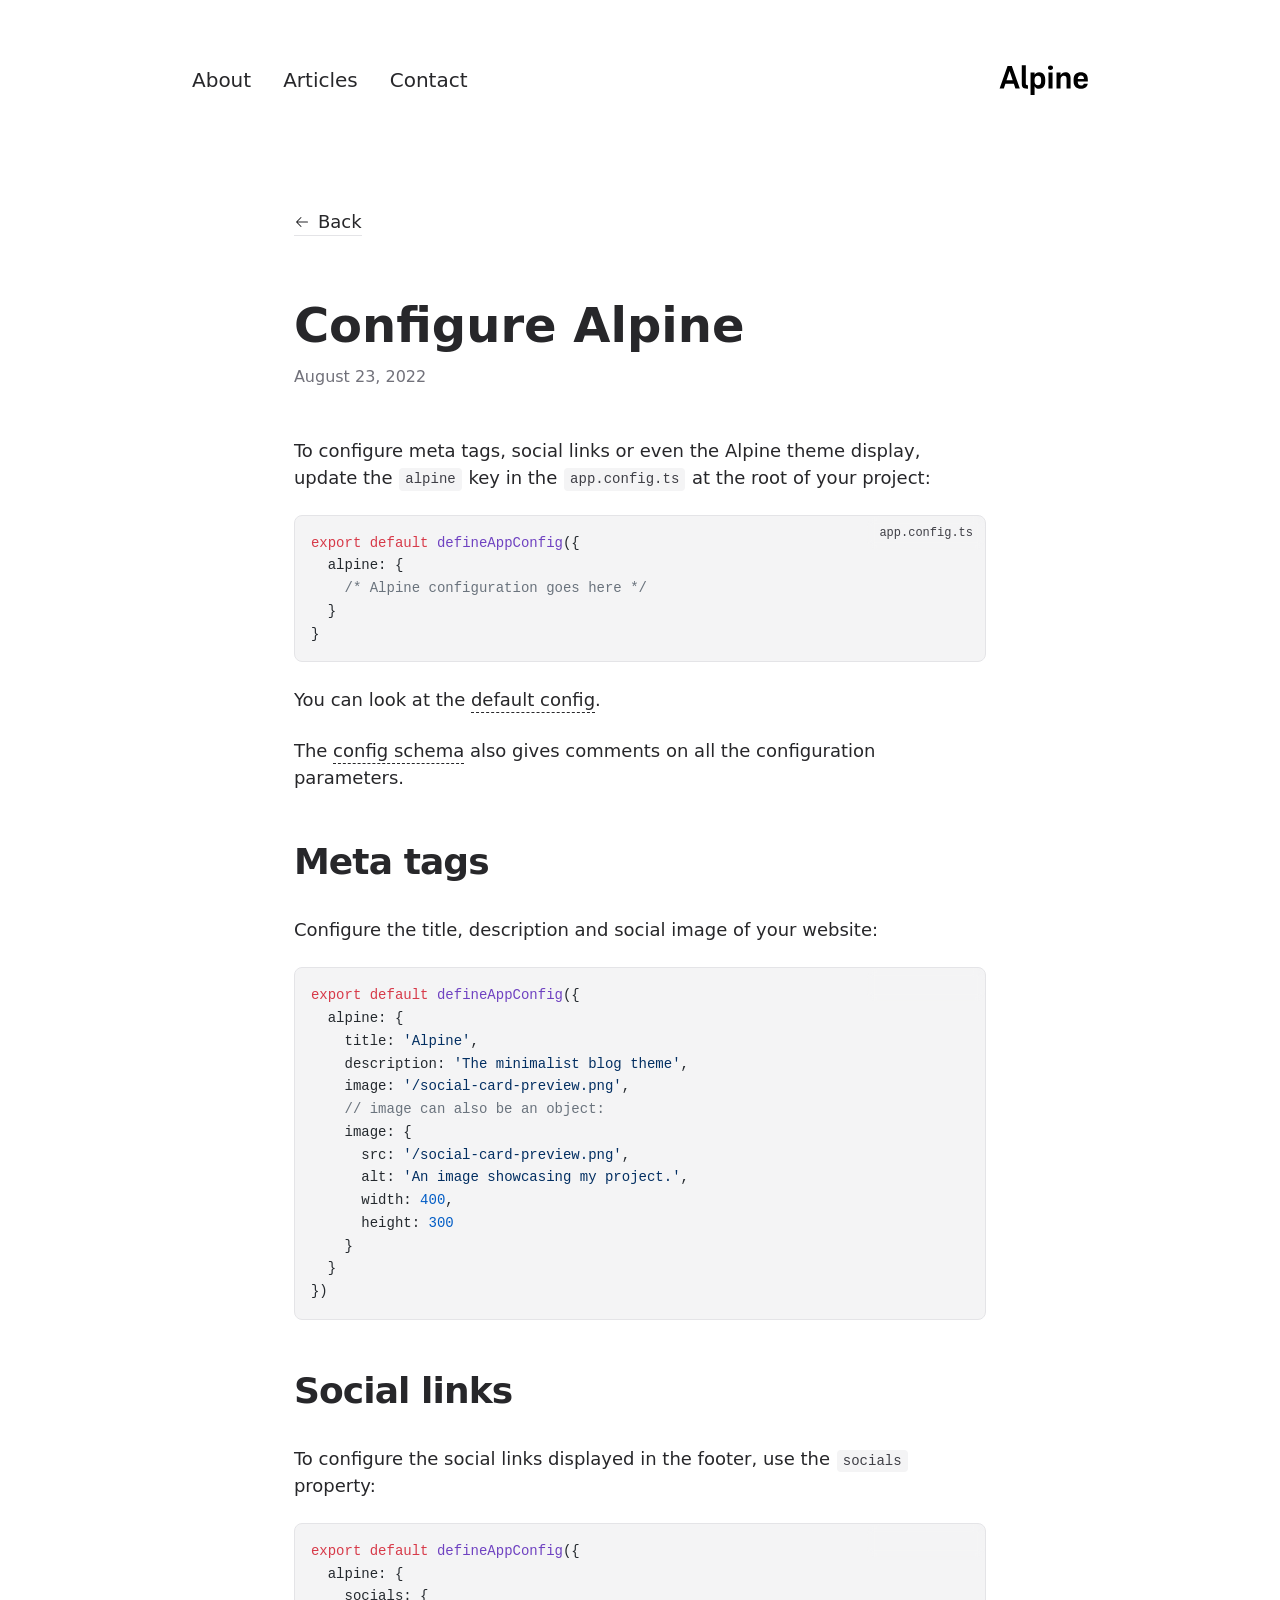
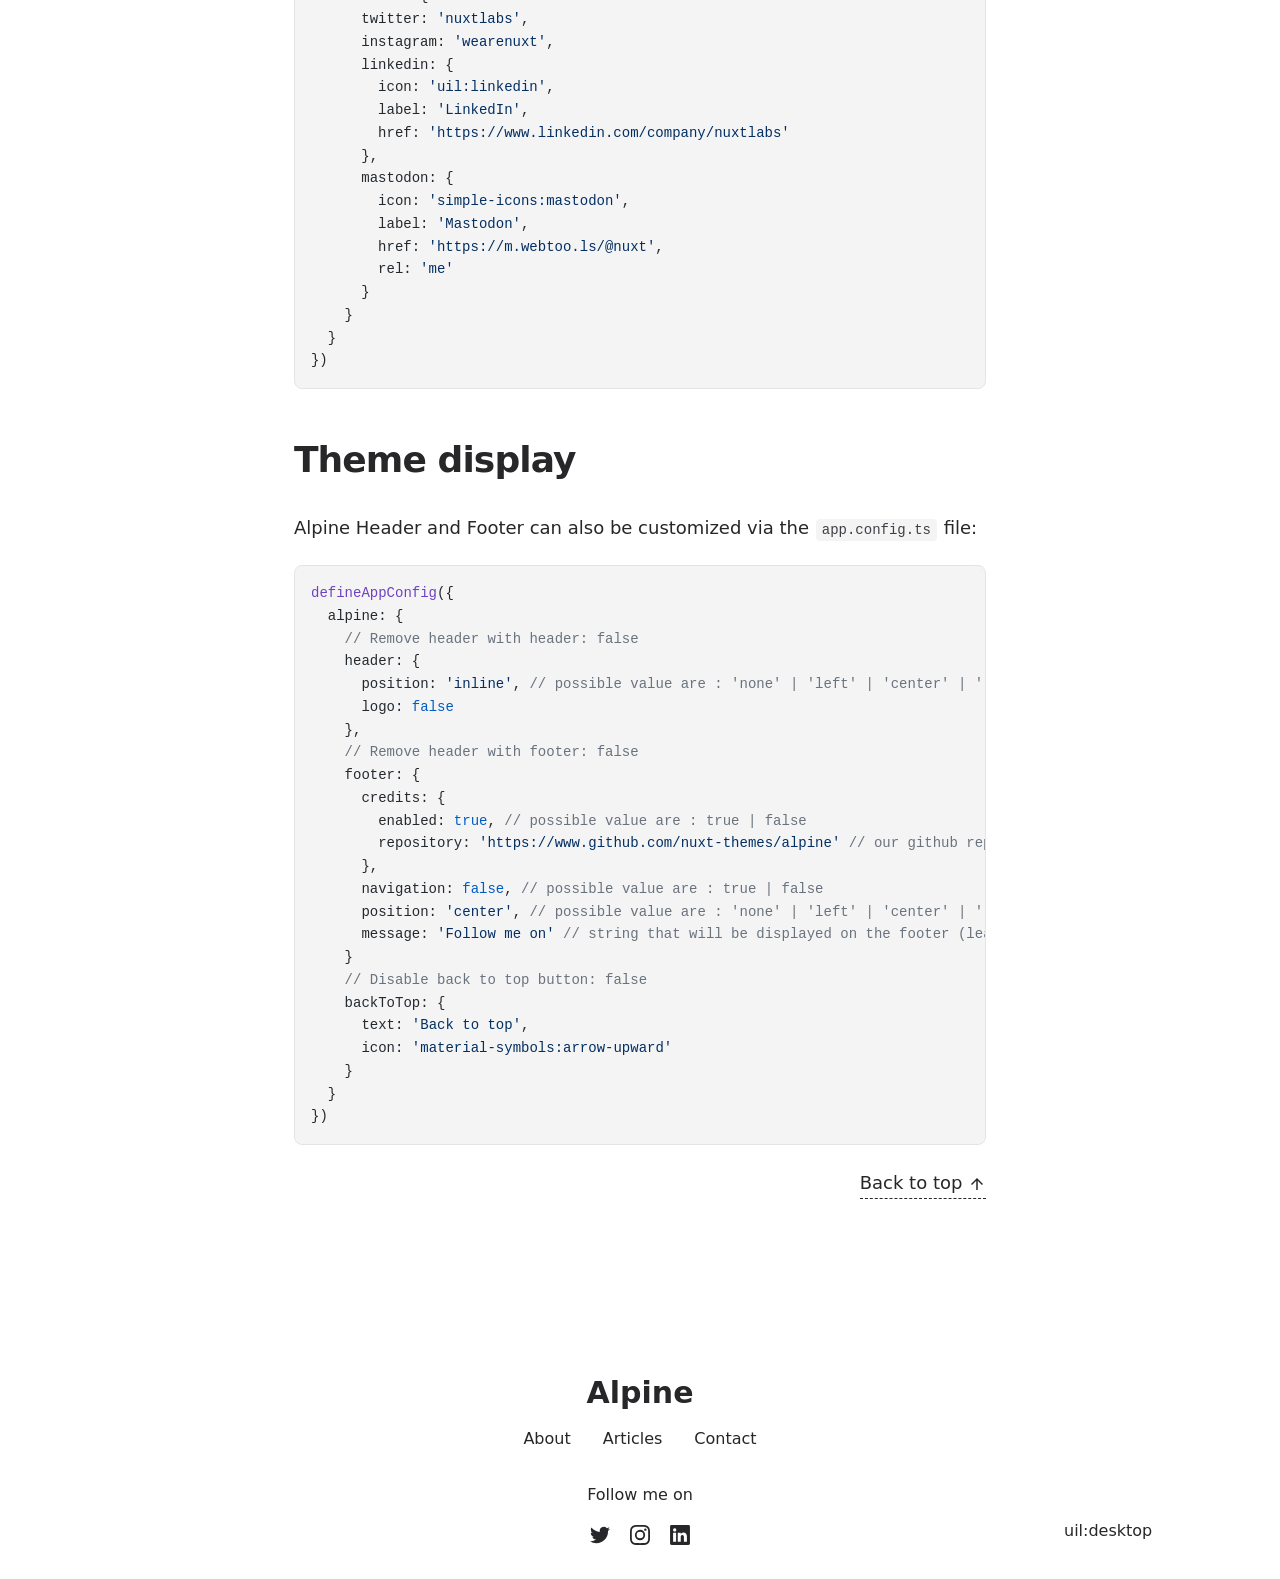
<file: articles/configure/index.html>
<!DOCTYPE html><html  lang="en"><head><meta charset="utf-8">
<meta name="viewport" content="width=device-width, initial-scale=1">
<title>Configure Alpine</title>
<meta name="twitter:card" content="summary_large_image">
<meta property="og:image:width" content="400">
<meta property="og:image:height" content="300">
<meta property="og:image:alt" content="An image showcasing my project.">
<meta property="og:title" content="Configure Alpine">
<meta name="description" content="Learn how to configure Alpine with the app.config.ts file.">
<meta property="og:description" content="Learn how to configure Alpine with the app.config.ts file.">
<meta property="og:image" content="/articles/configure-alpine.webp">
<link rel="preload" as="fetch" crossorigin="anonymous" href="/articles/configure/_payload.json?9ff4f813-c767-48b1-9095-1be5b3efc911">
<link rel="stylesheet" href="/_nuxt/entry.pyhnkjga.css">
<link rel="stylesheet" href="/_nuxt/DocumentDrivenNotFound.DhweOwh_.css">
<link rel="stylesheet" href="/_nuxt/article.B-KtgFcq.css">
<link rel="stylesheet" href="/_nuxt/ProseA.0iM_ljxs.css">
<link rel="stylesheet" href="/_nuxt/ProseH1.CXWA9IRa.css">
<link rel="stylesheet" href="/_nuxt/ProseP.CI2GCT6a.css">
<link rel="stylesheet" href="/_nuxt/ProseCodeInline.Ddg5fkcF.css">
<link rel="stylesheet" href="/_nuxt/ProsePre.CchFRBtv.css">
<link rel="stylesheet" href="/_nuxt/ProseCode.Ck7yK1LK.css">
<link rel="stylesheet" href="/_nuxt/ProseH2.DnOPLLYx.css">
<link rel="modulepreload" as="script" crossorigin href="/_nuxt/CyPUwZUZ.js">
<link rel="modulepreload" as="script" crossorigin href="/_nuxt/BT5cQQvV.js">
<link rel="modulepreload" as="script" crossorigin href="/_nuxt/BN36ehHR.js">
<link rel="modulepreload" as="script" crossorigin href="/_nuxt/BKVTsAfQ.js">
<link rel="modulepreload" as="script" crossorigin href="/_nuxt/mfva_6GW.js">
<link rel="modulepreload" as="script" crossorigin href="/_nuxt/83_IIoJ-.js">
<link rel="modulepreload" as="script" crossorigin href="/_nuxt/CnbmmAjy.js">
<link rel="modulepreload" as="script" crossorigin href="/_nuxt/DfNk5R1v.js">
<link rel="modulepreload" as="script" crossorigin href="/_nuxt/Bday77me.js">
<link rel="modulepreload" as="script" crossorigin href="/_nuxt/BcWussCh.js">
<link rel="modulepreload" as="script" crossorigin href="/_nuxt/CSd5-YKJ.js">
<link rel="modulepreload" as="script" crossorigin href="/_nuxt/D_UfxngN.js">
<link rel="modulepreload" as="script" crossorigin href="/_nuxt/ClaG4oxe.js">
<link rel="modulepreload" as="script" crossorigin href="/_nuxt/U8H869CV.js">
<link rel="modulepreload" as="script" crossorigin href="/_nuxt/CDIuI6BP.js">
<link rel="modulepreload" as="script" crossorigin href="/_nuxt/B48Um5ZK.js">
<link rel="modulepreload" as="script" crossorigin href="/_nuxt/BtY1Cwn6.js">
<link rel="prefetch" as="script" crossorigin href="/_nuxt/DM9KY-6F.js">
<link rel="prefetch" as="script" crossorigin href="/_nuxt/G703h0KS.js">
<link rel="prefetch" as="script" crossorigin href="/_nuxt/Z9RYaPxV.js">
<link rel="prefetch" as="style" href="/_nuxt/useStudio.DzA-IoZ4.css">
<link rel="prefetch" as="script" crossorigin href="/_nuxt/Da2Jk_7A.js">
<link rel="prefetch" as="style" href="/_nuxt/error-404.Bwq3Qtp8.css">
<link rel="prefetch" as="script" crossorigin href="/_nuxt/d-aqjYNd.js">
<link rel="prefetch" as="style" href="/_nuxt/error-500.C69HPPxN.css">
<link rel="prefetch" as="script" crossorigin href="/_nuxt/UmR_tbh1.js">
<script type="module" src="/_nuxt/CyPUwZUZ.js" crossorigin></script><style id="pinceau-runtime-hydratable">@media{.phy[--]{--puid:RXHlIX-v;}.pv-jm4CxB{max-width:var(--elements-container-maxWidth);padding-left:var(--elements-container-padding-mobile);padding-right:var(--elements-container-padding-mobile);}@media (min-width: 475px){.pv-jm4CxB{padding-left:var(--elements-container-padding-xs);padding-right:var(--elements-container-padding-xs);}}@media (min-width: 640px){.pv-jm4CxB{padding-left:var(--elements-container-padding-sm);padding-right:var(--elements-container-padding-sm);}}@media (min-width: 768px){.pv-jm4CxB{padding-left:var(--elements-container-padding-md);padding-right:var(--elements-container-padding-md);}}} </style><style id="pinceau-theme">@media { :root {--pinceau-mq: initial; --alpine-readableLine: 68ch;--alpine-backdrop-backgroundColor: #f4f4f5b3;--prose-code-inline-padding: 0.2rem 0.375rem 0.2rem 0.375rem;--prose-code-block-backdropFilter: contrast(1);--prose-code-block-border-style: solid;--prose-code-block-border-width: 1px;--prose-tbody-tr-borderBottom-style: dashed;--prose-tbody-tr-borderBottom-width: 1px;--prose-th-textAlign: inherit;--prose-thead-borderBottom-style: solid;--prose-thead-borderBottom-width: 1px;--prose-thead-border-style: solid;--prose-thead-border-width: 0px;--prose-table-textAlign: start;--prose-hr-width: 1px;--prose-hr-style: solid;--prose-li-listStylePosition: outside;--prose-ol-li-markerColor: currentColor;--prose-ol-paddingInlineStart: 21px;--prose-ol-listStyleType: decimal;--prose-ul-li-markerColor: currentColor;--prose-ul-paddingInlineStart: 21px;--prose-ul-listStyleType: disc;--prose-blockquote-border-style: solid;--prose-blockquote-border-width: 4px;--prose-blockquote-quotes: '201C' '201D' '2018' '2019';--prose-blockquote-paddingInlineStart: 24px;--prose-a-code-color-hover: currentColor;--prose-a-code-color-static: currentColor;--prose-a-hasCode-borderBottom: none;--prose-a-border-distance: 2px;--prose-a-border-color-hover: currentColor;--prose-a-border-color-static: currentColor;--prose-a-border-style-hover: solid;--prose-a-border-style-static: dashed;--prose-a-border-width: 1px;--prose-a-color-static: inherit;--prose-a-textDecoration: none;--prose-h6-margin: 3rem 0 2rem;--prose-h5-margin: 3rem 0 2rem;--prose-h4-margin: 3rem 0 2rem;--prose-h3-margin: 3rem 0 2rem;--prose-h2-margin: 3rem 0 2rem;--prose-h1-margin: 0 0 2rem;--prose-p-fontSize: 18px;--typography-lead-loose: 2;--typography-lead-relaxed: 1.625;--typography-lead-normal: 1.5;--typography-lead-snug: 1.375;--typography-lead-tight: 1.25;--typography-lead-none: 1;--typography-lead-10: 2.5rem;--typography-lead-9: 2.25rem;--typography-lead-8: 2rem;--typography-lead-7: 1.75rem;--typography-lead-6: 1.5rem;--typography-lead-5: 1.25rem;--typography-lead-4: 1rem;--typography-lead-3: .75rem;--typography-lead-2: .5rem;--typography-lead-1: .025rem;--typography-fontWeight-black: 900;--typography-fontWeight-extrabold: 800;--typography-fontWeight-bold: 700;--typography-fontWeight-semibold: 600;--typography-fontWeight-medium: 500;--typography-fontWeight-normal: 400;--typography-fontWeight-light: 300;--typography-fontWeight-extralight: 200;--typography-fontWeight-thin: 100;--typography-fontSize-9xl: 128px;--typography-fontSize-8xl: 96px;--typography-fontSize-7xl: 72px;--typography-fontSize-6xl: 60px;--typography-fontSize-5xl: 48px;--typography-fontSize-4xl: 36px;--typography-fontSize-3xl: 30px;--typography-fontSize-2xl: 24px;--typography-fontSize-xl: 20px;--typography-fontSize-lg: 18px;--typography-fontSize-base: 16px;--typography-fontSize-sm: 14px;--typography-fontSize-xs: 12px;--typography-letterSpacing-wide: 0.025em;--typography-letterSpacing-tight: -0.025em;--typography-verticalMargin-base: 24px;--typography-verticalMargin-sm: 16px;--elements-border-secondary-hover: [object Object];--elements-backdrop-background: #fffc;--elements-backdrop-filter: saturate(200%) blur(20px);--elements-container-maxWidth: 64rem;--lead-loose: 2;--lead-relaxed: 1.625;--lead-normal: 1.5;--lead-snug: 1.375;--lead-tight: 1.25;--lead-none: 1;--lead-10: 2.5rem;--lead-9: 2.25rem;--lead-8: 2rem;--lead-7: 1.75rem;--lead-6: 1.5rem;--lead-5: 1.25rem;--lead-4: 1rem;--lead-3: .75rem;--lead-2: .5rem;--lead-1: .025rem;--letterSpacing-widest: 0.1em;--letterSpacing-wider: 0.05em;--letterSpacing-wide: 0.025em;--letterSpacing-normal: 0em;--letterSpacing-tight: -0.025em;--letterSpacing-tighter: -0.05em;--fontSize-9xl: 8rem;--fontSize-8xl: 6rem;--fontSize-7xl: 4.5rem;--fontSize-6xl: 3.75rem;--fontSize-5xl: 3rem;--fontSize-4xl: 2.25rem;--fontSize-3xl: 1.875rem;--fontSize-2xl: 1.5rem;--fontSize-xl: 1.25rem;--fontSize-lg: 1.125rem;--fontSize-base: 1rem;--fontSize-sm: 0.875rem;--fontSize-xs: 0.75rem;--fontWeight-black: 900;--fontWeight-extrabold: 800;--fontWeight-bold: 700;--fontWeight-semibold: 600;--fontWeight-medium: 500;--fontWeight-normal: 400;--fontWeight-light: 300;--fontWeight-extralight: 200;--fontWeight-thin: 100;--font-mono: ui-monospace, SFMono-Regular, Menlo, Monaco, Consolas, Liberation Mono, Courier New, monospace;--font-serif: ui-serif, Georgia, Cambria, Times New Roman, Times, serif;--font-sans: ui-sans-serif, system-ui, -apple-system, BlinkMacSystemFont, Segoe UI, Roboto, Helvetica Neue, Arial, Noto Sans, sans-serif, Apple Color Emoji, Segoe UI Emoji, Segoe UI Symbol, Noto Color Emoji;--opacity-total: 1;--opacity-high: 0.8;--opacity-medium: 0.5;--opacity-soft: 0.3;--opacity-light: 0.15;--opacity-bright: 0.1;--opacity-noOpacity: 0;--borderWidth-lg: 3px;--borderWidth-md: 2px;--borderWidth-sm: 1px;--borderWidth-noBorder: 0;--space-rem-875: 0.875rem;--space-rem-625: 0.625rem;--space-rem-375: 0.375rem;--space-rem-125: 0.125rem;--space-px: 1px;--space-128: 32rem;--space-96: 24rem;--space-80: 20rem;--space-72: 18rem;--space-64: 16rem;--space-60: 15rem;--space-56: 14rem;--space-52: 13rem;--space-48: 12rem;--space-44: 11rem;--space-40: 10rem;--space-36: 9rem;--space-32: 8rem;--space-28: 7rem;--space-24: 6rem;--space-20: 5rem;--space-16: 4rem;--space-14: 3.5rem;--space-12: 3rem;--space-11: 2.75rem;--space-10: 2.5rem;--space-9: 2.25rem;--space-8: 2rem;--space-7: 1.75rem;--space-6: 1.5rem;--space-5: 1.25rem;--space-4: 1rem;--space-3: 0.75rem;--space-2: 0.5rem;--space-1: 0.25rem;--space-0: 0px;--size-full: 100%;--size-7xl: 80rem;--size-6xl: 72rem;--size-5xl: 64rem;--size-4xl: 56rem;--size-3xl: 48rem;--size-2xl: 42rem;--size-xl: 36rem;--size-lg: 32rem;--size-md: 28rem;--size-sm: 24rem;--size-xs: 20rem;--size-200: 200px;--size-104: 104px;--size-80: 80px;--size-64: 64px;--size-56: 56px;--size-48: 48px;--size-40: 40px;--size-32: 32px;--size-24: 24px;--size-20: 20px;--size-16: 16px;--size-12: 12px;--size-8: 8px;--size-6: 6px;--size-4: 4px;--size-2: 2px;--size-0: 0px;--radii-full: 9999px;--radii-3xl: 1.75rem;--radii-2xl: 1.5rem;--radii-xl: 1rem;--radii-lg: 0.75rem;--radii-md: 0.5rem;--radii-sm: 0.375rem;--radii-xs: 0.25rem;--radii-2xs: 0.125rem;--radii-none: 0px;--shadow-none: 0px 0px 0px 0px transparent;--shadow-lg: 0px 10px 15px -3px #000000, 0px 4px 6px -4px #000000;--shadow-md: 0px 4px 6px -1px #000000, 0px 2px 4px -2px #000000;--shadow-sm: 0px 1px 3px 0px #000000, 0px 1px 2px -1px #000000;--shadow-xs: 0px 1px 2px 0px #000000;--height-screen: 100vh;--width-screen: 100vw;--color-primary-900: #002e38;--color-primary-800: #005c70;--color-primary-700: #008aa9;--color-primary-600: #00b9e1;--color-primary-500: #1ad6ff;--color-primary-400: #40ddff;--color-primary-300: #66e4ff;--color-primary-200: #8deaff;--color-primary-100: #b3f1ff;--color-primary-50: #d9f8ff;--color-ruby-900: #380011;--color-ruby-800: #700021;--color-ruby-700: #a90032;--color-ruby-600: #e10043;--color-ruby-500: #ff1a5e;--color-ruby-400: #ff4079;--color-ruby-300: #ff6694;--color-ruby-200: #ff8dae;--color-ruby-100: #ffb3c9;--color-ruby-50: #ffd9e4;--color-pink-900: #380025;--color-pink-800: #70004b;--color-pink-700: #a90070;--color-pink-600: #e10095;--color-pink-500: #ff1ab2;--color-pink-400: #ff40bf;--color-pink-300: #ff66cc;--color-pink-200: #ff8dd8;--color-pink-100: #ffb3e5;--color-pink-50: #ffd9f2;--color-purple-900: #190038;--color-purple-800: #330070;--color-purple-700: #4c00a9;--color-purple-600: #6500e1;--color-purple-500: #811aff;--color-purple-400: #9640ff;--color-purple-300: #ab66ff;--color-purple-200: #c08dff;--color-purple-100: #d5b3ff;--color-purple-50: #ead9ff;--color-royalblue-900: #0b0531;--color-royalblue-800: #160a62;--color-royalblue-700: #211093;--color-royalblue-600: #2c15c4;--color-royalblue-500: #4127e8;--color-royalblue-400: #614bec;--color-royalblue-300: #806ff0;--color-royalblue-200: #a093f3;--color-royalblue-100: #c0b7f7;--color-royalblue-50: #dfdbfb;--color-indigoblue-900: #001238;--color-indigoblue-800: #002370;--color-indigoblue-700: #0035a9;--color-indigoblue-600: #0047e1;--color-indigoblue-500: #1a62ff;--color-indigoblue-400: #407cff;--color-indigoblue-300: #6696ff;--color-indigoblue-200: #8db0ff;--color-indigoblue-100: #b3cbff;--color-indigoblue-50: #d9e5ff;--color-blue-900: #002438;--color-blue-800: #004870;--color-blue-700: #006ca9;--color-blue-600: #0090e1;--color-blue-500: #1aadff;--color-blue-400: #40bbff;--color-blue-300: #66c8ff;--color-blue-200: #8dd6ff;--color-blue-100: #b3e4ff;--color-blue-50: #d9f1ff;--color-lightblue-900: #002e38;--color-lightblue-800: #005c70;--color-lightblue-700: #008aa9;--color-lightblue-600: #00b9e1;--color-lightblue-500: #1ad6ff;--color-lightblue-400: #40ddff;--color-lightblue-300: #66e4ff;--color-lightblue-200: #8deaff;--color-lightblue-100: #b3f1ff;--color-lightblue-50: #d9f8ff;--color-teal-900: #062a28;--color-teal-800: #0b544f;--color-teal-700: #117d77;--color-teal-600: #16a79e;--color-teal-500: #1cd1c6;--color-teal-400: #36e4da;--color-teal-300: #5fe9e1;--color-teal-200: #87efe9;--color-teal-100: #aff4f0;--color-teal-50: #d7faf8;--color-pear-900: #2a2b09;--color-pear-800: #545512;--color-pear-700: #7e801b;--color-pear-600: #a8aa24;--color-pear-500: #d0d32f;--color-pear-400: #d8da52;--color-pear-300: #e0e274;--color-pear-200: #e8e997;--color-pear-100: #eff0ba;--color-pear-50: #f7f8dc;--color-red-900: #380300;--color-red-800: #700700;--color-red-700: #a90a00;--color-red-600: #e10e00;--color-red-500: #ff281a;--color-red-400: #ff4c40;--color-red-300: #ff7066;--color-red-200: #ff948d;--color-red-100: #ffb7b3;--color-red-50: #ffdbd9;--color-orange-900: #381800;--color-orange-800: #702f00;--color-orange-700: #a94700;--color-orange-600: #e15e00;--color-orange-500: #ff7a1a;--color-orange-400: #ff9040;--color-orange-300: #ffa666;--color-orange-200: #ffbd8d;--color-orange-100: #ffd3b3;--color-orange-50: #ffe9d9;--color-yellow-900: #362b03;--color-yellow-800: #6d5605;--color-yellow-700: #a38108;--color-yellow-600: #daac0a;--color-yellow-500: #f5c828;--color-yellow-400: #f7d14c;--color-yellow-300: #f8da70;--color-yellow-200: #fae393;--color-yellow-100: #fcedb7;--color-yellow-50: #fdf6db;--color-green-900: #003f25;--color-green-800: #005e38;--color-green-700: #007e4a;--color-green-600: #009d5d;--color-green-500: #00bd6f;--color-green-400: #00dc82;--color-green-300: #30ffaa;--color-green-200: #83ffcc;--color-green-100: #acffdd;--color-green-50: #d6ffee;--color-gray-900: #18181B;--color-gray-800: #27272A;--color-gray-700: #3f3f46;--color-gray-600: #52525B;--color-gray-500: #71717A;--color-gray-400: #a1a1aa;--color-gray-300: #D4d4d8;--color-gray-200: #e4e4e7;--color-gray-100: #f4f4f5;--color-gray-50: #fafafa;--color-black: #0c0c0d;--color-white: #FFFFFF;--media-portrait: only screen and (orientation: portrait);--media-landscape: only screen and (orientation: landscape);--media-rm: (prefers-reduced-motion: reduce);--media-2xl: (min-width: 1536px);--media-xl: (min-width: 1280px);--media-lg: (min-width: 1024px);--media-md: (min-width: 768px);--media-sm: (min-width: 640px);--media-xs: (min-width: 475px);--alpine-body-color: var(--color-gray-800);--alpine-body-backgroundColor: var(--color-white);--prose-code-inline-fontWeight: var(--typography-fontWeight-normal);--prose-code-inline-fontSize: var(--typography-fontSize-sm);--prose-code-inline-borderRadius: var(--radii-xs);--prose-code-block-pre-padding: var(--typography-verticalMargin-sm);--prose-code-block-margin: var(--typography-verticalMargin-base) 0;--prose-code-block-fontSize: var(--typography-fontSize-sm);--prose-tbody-code-inline-fontSize: var(--typography-fontSize-sm);--prose-tbody-td-padding: var(--typography-verticalMargin-sm);--prose-th-fontWeight: var(--typography-fontWeight-semibold);--prose-th-padding: 0 var(--typography-verticalMargin-sm) var(--typography-verticalMargin-sm) var(--typography-verticalMargin-sm);--prose-table-lineHeight: var(--typography-lead-6);--prose-table-fontSize: var(--typography-fontSize-sm);--prose-table-margin: var(--typography-verticalMargin-base) 0;--prose-hr-margin: var(--typography-verticalMargin-base) 0;--prose-li-margin: var(--typography-verticalMargin-sm) 0;--prose-ol-margin: var(--typography-verticalMargin-base) 0;--prose-ul-margin: var(--typography-verticalMargin-base) 0;--prose-blockquote-margin: var(--typography-verticalMargin-base) 0;--prose-a-code-border-style: var(--prose-a-border-style-static);--prose-a-code-border-width: var(--prose-a-border-width);--prose-a-fontWeight: var(--typography-fontWeight-medium);--prose-img-margin: var(--typography-verticalMargin-base) 0;--prose-strong-fontWeight: var(--typography-fontWeight-semibold);--prose-h6-iconSize: var(--typography-fontSize-base);--prose-h6-fontWeight: var(--typography-fontWeight-semibold);--prose-h6-lineHeight: var(--typography-lead-normal);--prose-h6-fontSize: var(--typography-fontSize-lg);--prose-h5-iconSize: var(--typography-fontSize-lg);--prose-h5-fontWeight: var(--typography-fontWeight-semibold);--prose-h5-lineHeight: var(--typography-lead-snug);--prose-h5-fontSize: var(--typography-fontSize-xl);--prose-h4-iconSize: var(--typography-fontSize-lg);--prose-h4-letterSpacing: var(--typography-letterSpacing-tight);--prose-h4-fontWeight: var(--typography-fontWeight-semibold);--prose-h4-lineHeight: var(--typography-lead-snug);--prose-h4-fontSize: var(--typography-fontSize-2xl);--prose-h3-iconSize: var(--typography-fontSize-xl);--prose-h3-letterSpacing: var(--typography-letterSpacing-tight);--prose-h3-fontWeight: var(--typography-fontWeight-semibold);--prose-h3-lineHeight: var(--typography-lead-snug);--prose-h3-fontSize: var(--typography-fontSize-3xl);--prose-h2-iconSize: var(--typography-fontSize-2xl);--prose-h2-letterSpacing: var(--typography-letterSpacing-tight);--prose-h2-fontWeight: var(--typography-fontWeight-semibold);--prose-h2-lineHeight: var(--typography-lead-tight);--prose-h2-fontSize: var(--typography-fontSize-4xl);--prose-h1-iconSize: var(--typography-fontSize-3xl);--prose-h1-letterSpacing: var(--typography-letterSpacing-tight);--prose-h1-fontWeight: var(--typography-fontWeight-bold);--prose-h1-lineHeight: var(--typography-lead-tight);--prose-h1-fontSize: var(--typography-fontSize-5xl);--prose-p-br-margin: var(--typography-verticalMargin-base) 0 0 0;--prose-p-margin: var(--typography-verticalMargin-base) 0;--prose-p-lineHeight: var(--typography-lead-normal);--typography-color-primary-900: var(--color-primary-900);--typography-color-primary-800: var(--color-primary-800);--typography-color-primary-700: var(--color-primary-700);--typography-color-primary-600: var(--color-primary-600);--typography-color-primary-500: var(--color-primary-500);--typography-color-primary-400: var(--color-primary-400);--typography-color-primary-300: var(--color-primary-300);--typography-color-primary-200: var(--color-primary-200);--typography-color-primary-100: var(--color-primary-100);--typography-color-primary-50: var(--color-primary-50);--typography-font-code: var(--font-mono);--typography-font-body: var(--font-sans);--typography-font-display: var(--font-sans);--typography-body-backgroundColor: var(--color-white);--typography-body-color: var(--color-black);--elements-state-danger-borderColor-secondary: var(--color-red-200);--elements-state-danger-borderColor-primary: var(--color-red-100);--elements-state-danger-backgroundColor-secondary: var(--color-red-100);--elements-state-danger-backgroundColor-primary: var(--color-red-50);--elements-state-danger-color-secondary: var(--color-red-600);--elements-state-danger-color-primary: var(--color-red-500);--elements-state-warning-borderColor-secondary: var(--color-yellow-200);--elements-state-warning-borderColor-primary: var(--color-yellow-100);--elements-state-warning-backgroundColor-secondary: var(--color-yellow-100);--elements-state-warning-backgroundColor-primary: var(--color-yellow-50);--elements-state-warning-color-secondary: var(--color-yellow-700);--elements-state-warning-color-primary: var(--color-yellow-600);--elements-state-success-borderColor-secondary: var(--color-green-200);--elements-state-success-borderColor-primary: var(--color-green-100);--elements-state-success-backgroundColor-secondary: var(--color-green-100);--elements-state-success-backgroundColor-primary: var(--color-green-50);--elements-state-success-color-secondary: var(--color-green-600);--elements-state-success-color-primary: var(--color-green-500);--elements-state-info-borderColor-secondary: var(--color-blue-200);--elements-state-info-borderColor-primary: var(--color-blue-100);--elements-state-info-backgroundColor-secondary: var(--color-blue-100);--elements-state-info-backgroundColor-primary: var(--color-blue-50);--elements-state-info-color-secondary: var(--color-blue-600);--elements-state-info-color-primary: var(--color-blue-500);--elements-state-primary-borderColor-secondary: var(--color-primary-200);--elements-state-primary-borderColor-primary: var(--color-primary-100);--elements-state-primary-backgroundColor-secondary: var(--color-primary-100);--elements-state-primary-backgroundColor-primary: var(--color-primary-50);--elements-state-primary-color-secondary: var(--color-primary-700);--elements-state-primary-color-primary: var(--color-primary-600);--elements-surface-secondary-backgroundColor: var(--color-gray-200);--elements-surface-primary-backgroundColor: var(--color-gray-100);--elements-surface-background-base: var(--color-gray-100);--elements-border-secondary-static: var(--color-gray-200);--elements-border-primary-hover: var(--color-gray-200);--elements-border-primary-static: var(--color-gray-100);--elements-container-padding-md: var(--space-16);--elements-container-padding-sm: var(--space-12);--elements-container-padding-xs: var(--space-8);--elements-container-padding-mobile: var(--space-6);--elements-text-secondary-color-hover: var(--color-gray-700);--elements-text-secondary-color-static: var(--color-gray-500);--elements-text-primary-color-static: var(--color-gray-900);--text-6xl-lineHeight: var(--lead-none);--text-6xl-fontSize: var(--fontSize-6xl);--text-5xl-lineHeight: var(--lead-none);--text-5xl-fontSize: var(--fontSize-5xl);--text-4xl-lineHeight: var(--lead-10);--text-4xl-fontSize: var(--fontSize-4xl);--text-3xl-lineHeight: var(--lead-9);--text-3xl-fontSize: var(--fontSize-3xl);--text-2xl-lineHeight: var(--lead-8);--text-2xl-fontSize: var(--fontSize-2xl);--text-xl-lineHeight: var(--lead-7);--text-xl-fontSize: var(--fontSize-xl);--text-lg-lineHeight: var(--lead-7);--text-lg-fontSize: var(--fontSize-lg);--text-base-lineHeight: var(--lead-6);--text-base-fontSize: var(--fontSize-base);--text-sm-lineHeight: var(--lead-5);--text-sm-fontSize: var(--fontSize-sm);--text-xs-lineHeight: var(--lead-4);--text-xs-fontSize: var(--fontSize-xs);--shadow-2xl: 0px 25px 50px -12px var(--color-gray-900);--shadow-xl: 0px 20px 25px -5px var(--color-gray-400), 0px 8px 10px -6px #000000;--color-secondary-900: var(--color-gray-900);--color-secondary-800: var(--color-gray-800);--color-secondary-700: var(--color-gray-700);--color-secondary-600: var(--color-gray-600);--color-secondary-500: var(--color-gray-500);--color-secondary-400: var(--color-gray-400);--color-secondary-300: var(--color-gray-300);--color-secondary-200: var(--color-gray-200);--color-secondary-100: var(--color-gray-100);--color-secondary-50: var(--color-gray-50);--prose-a-code-background-hover: var(--typography-color-primary-50);--prose-a-code-border-color-hover: var(--typography-color-primary-500);--prose-a-color-hover: var(--typography-color-primary-500);--typography-color-secondary-900: var(--color-secondary-900);--typography-color-secondary-800: var(--color-secondary-800);--typography-color-secondary-700: var(--color-secondary-700);--typography-color-secondary-600: var(--color-secondary-600);--typography-color-secondary-500: var(--color-secondary-500);--typography-color-secondary-400: var(--color-secondary-400);--typography-color-secondary-300: var(--color-secondary-300);--typography-color-secondary-200: var(--color-secondary-200);--typography-color-secondary-100: var(--color-secondary-100);--typography-color-secondary-50: var(--color-secondary-50);--prose-code-inline-backgroundColor: var(--typography-color-secondary-100);--prose-code-inline-color: var(--typography-color-secondary-700);--prose-code-block-backgroundColor: var(--typography-color-secondary-100);--prose-code-block-color: var(--typography-color-secondary-700);--prose-code-block-border-color: var(--typography-color-secondary-200);--prose-tbody-tr-borderBottom-color: var(--typography-color-secondary-200);--prose-th-color: var(--typography-color-secondary-600);--prose-thead-borderBottom-color: var(--typography-color-secondary-200);--prose-thead-border-color: var(--typography-color-secondary-300);--prose-hr-color: var(--typography-color-secondary-200);--prose-blockquote-border-color: var(--typography-color-secondary-200);--prose-blockquote-color: var(--typography-color-secondary-500);--prose-a-code-border-color-static: var(--typography-color-secondary-400); } }@media { :root.dark {--pinceau-mq: dark; --alpine-backdrop-backgroundColor: #18181bb3;--prose-code-block-backdropFilter: contrast(1);--prose-ol-li-markerColor: currentColor;--prose-ul-li-markerColor: currentColor;--prose-a-code-color-hover: currentColor;--prose-a-code-color-static: currentColor;--prose-a-border-color-hover: currentColor;--prose-a-border-color-static: currentColor;--prose-a-color-static: inherit;--elements-backdrop-background: #0c0d0ccc;--alpine-body-color: var(--color-gray-200);--alpine-body-backgroundColor: var(--color-black);--typography-body-backgroundColor: var(--color-black);--typography-body-color: var(--color-white);--elements-state-danger-borderColor-secondary: var(--color-red-700);--elements-state-danger-borderColor-primary: var(--color-red-800);--elements-state-danger-backgroundColor-secondary: var(--color-red-800);--elements-state-danger-backgroundColor-primary: var(--color-red-900);--elements-state-danger-color-secondary: var(--color-red-200);--elements-state-danger-color-primary: var(--color-red-300);--elements-state-warning-borderColor-secondary: var(--color-yellow-700);--elements-state-warning-borderColor-primary: var(--color-yellow-800);--elements-state-warning-backgroundColor-secondary: var(--color-yellow-800);--elements-state-warning-backgroundColor-primary: var(--color-yellow-900);--elements-state-warning-color-secondary: var(--color-yellow-200);--elements-state-warning-color-primary: var(--color-yellow-400);--elements-state-success-borderColor-secondary: var(--color-green-700);--elements-state-success-borderColor-primary: var(--color-green-800);--elements-state-success-backgroundColor-secondary: var(--color-green-800);--elements-state-success-backgroundColor-primary: var(--color-green-900);--elements-state-success-color-secondary: var(--color-green-200);--elements-state-success-color-primary: var(--color-green-400);--elements-state-info-borderColor-secondary: var(--color-blue-700);--elements-state-info-borderColor-primary: var(--color-blue-800);--elements-state-info-backgroundColor-secondary: var(--color-blue-800);--elements-state-info-backgroundColor-primary: var(--color-blue-900);--elements-state-info-color-secondary: var(--color-blue-200);--elements-state-info-color-primary: var(--color-blue-400);--elements-state-primary-borderColor-secondary: var(--color-primary-700);--elements-state-primary-borderColor-primary: var(--color-primary-800);--elements-state-primary-backgroundColor-secondary: var(--color-primary-800);--elements-state-primary-backgroundColor-primary: var(--color-primary-900);--elements-state-primary-color-secondary: var(--color-primary-200);--elements-state-primary-color-primary: var(--color-primary-400);--elements-surface-secondary-backgroundColor: var(--color-gray-800);--elements-surface-primary-backgroundColor: var(--color-gray-900);--elements-surface-background-base: var(--color-gray-900);--elements-border-secondary-static: var(--color-gray-800);--elements-border-primary-hover: var(--color-gray-800);--elements-border-primary-static: var(--color-gray-900);--elements-text-secondary-color-hover: var(--color-gray-200);--elements-text-secondary-color-static: var(--color-gray-400);--elements-text-primary-color-static: var(--color-gray-50);--prose-a-code-background-hover: var(--typography-color-primary-900);--prose-a-code-border-color-hover: var(--typography-color-primary-600);--prose-a-color-hover: var(--typography-color-primary-400);--prose-code-inline-backgroundColor: var(--typography-color-secondary-800);--prose-code-inline-color: var(--typography-color-secondary-200);--prose-code-block-backgroundColor: var(--typography-color-secondary-900);--prose-code-block-color: var(--typography-color-secondary-200);--prose-code-block-border-color: var(--typography-color-secondary-800);--prose-tbody-tr-borderBottom-color: var(--typography-color-secondary-800);--prose-th-color: var(--typography-color-secondary-400);--prose-thead-borderBottom-color: var(--typography-color-secondary-800);--prose-thead-border-color: var(--typography-color-secondary-600);--prose-hr-color: var(--typography-color-secondary-800);--prose-blockquote-border-color: var(--typography-color-secondary-700);--prose-blockquote-color: var(--typography-color-secondary-400);--prose-a-code-border-color-static: var(--typography-color-secondary-600); } }</style><script>"use strict";(()=>{const a=window,e=document.documentElement,c=window.localStorage,d=["dark","light"],n=c&&c.getItem&&c.getItem("nuxt-color-mode")||"system";let l=n==="system"?f():n;const i=e.getAttribute("data-color-mode-forced");i&&(l=i),r(l),a["__NUXT_COLOR_MODE__"]={preference:n,value:l,getColorScheme:f,addColorScheme:r,removeColorScheme:u};function r(o){const t=""+o+"",s="";e.classList?e.classList.add(t):e.className+=" "+t,s&&e.setAttribute("data-"+s,o)}function u(o){const t=""+o+"",s="";e.classList?e.classList.remove(t):e.className=e.className.replace(new RegExp(t,"g"),""),s&&e.removeAttribute("data-"+s)}function m(o){return a.matchMedia("(prefers-color-scheme"+o+")")}function f(){if(a.matchMedia&&m("").media!=="not all"){for(const o of d)if(m(":"+o).matches)return o}return"light"}})();
</script></head><body><div id="__nuxt"><div class="container pv-jm4CxB pc-RXHlIX app-layout" data-v-b5de449e data-v-98bd95b7><!--[--><div class="nuxt-progress" style="width:0%;height:3px;opacity:0;background-size:Infinity% auto;" data-v-b5de449e></div><header class="right" data-v-b5de449e data-v-d2647fcb><div class="menu" data-v-d2647fcb><button aria-label="Navigation Menu" data-v-d2647fcb><svg width="24" height="24" viewBox="0 0 68 68" fill="currentColor" xmlns="http://www.w3.org/2000/svg" data-v-d2647fcb><path d="M8 34C8 32.1362 8 31.2044 8.30448 30.4693C8.71046 29.4892 9.48915 28.7105 10.4693 28.3045C11.2044 28 12.1362 28 14 28C15.8638 28 16.7956 28 17.5307 28.3045C18.5108 28.7105 19.2895 29.4892 19.6955 30.4693C20 31.2044 20 32.1362 20 34C20 35.8638 20 36.7956 19.6955 37.5307C19.2895 38.5108 18.5108 39.2895 17.5307 39.6955C16.7956 40 15.8638 40 14 40C12.1362 40 11.2044 40 10.4693 39.6955C9.48915 39.2895 8.71046 38.5108 8.30448 37.5307C8 36.7956 8 35.8638 8 34Z" data-v-d2647fcb></path><path d="M28 34C28 32.1362 28 31.2044 28.3045 30.4693C28.7105 29.4892 29.4892 28.7105 30.4693 28.3045C31.2044 28 32.1362 28 34 28C35.8638 28 36.7956 28 37.5307 28.3045C38.5108 28.7105 39.2895 29.4892 39.6955 30.4693C40 31.2044 40 32.1362 40 34C40 35.8638 40 36.7956 39.6955 37.5307C39.2895 38.5108 38.5108 39.2895 37.5307 39.6955C36.7956 40 35.8638 40 34 40C32.1362 40 31.2044 40 30.4693 39.6955C29.4892 39.2895 28.7105 38.5108 28.3045 37.5307C28 36.7956 28 35.8638 28 34Z" data-v-d2647fcb></path><path d="M48 34C48 32.1362 48 31.2044 48.3045 30.4693C48.7105 29.4892 49.4892 28.7105 50.4693 28.3045C51.2044 28 52.1362 28 54 28C55.8638 28 56.7956 28 57.5307 28.3045C58.5108 28.7105 59.2895 29.4892 59.6955 30.4693C60 31.2044 60 32.1362 60 34C60 35.8638 60 36.7956 59.6955 37.5307C59.2895 38.5108 58.5108 39.2895 57.5307 39.6955C56.7956 40 55.8638 40 54 40C52.1362 40 51.2044 40 50.4693 39.6955C49.4892 39.2895 48.7105 38.5108 48.3045 37.5307C48 36.7956 48 35.8638 48 34Z" data-v-d2647fcb></path></svg></button></div><div class="overlay" data-v-d2647fcb><nav data-v-d2647fcb data-v-b3ee0519><ul data-v-b3ee0519><!--[--><li data-v-b3ee0519><a href="/" class="" data-v-b3ee0519><span class="underline-fx" data-v-b3ee0519></span> About</a></li><li data-v-b3ee0519><a href="/articles" class="" data-v-b3ee0519><span class="underline-fx" data-v-b3ee0519></span> Articles</a></li><li data-v-b3ee0519><a href="/contact" class="" data-v-b3ee0519><span class="underline-fx" data-v-b3ee0519></span> Contact</a></li><!--]--></ul></nav></div><div class="logo" data-v-d2647fcb><a href="/" class="" data-v-d2647fcb><img src="/logo-dark.svg" class="dark-img" alt="alpine" width="89" height="31" data-v-d2647fcb><img src="/logo.svg" class="light-img" alt="alpine" width="89" height="31" data-v-d2647fcb></a></div><div class="main-nav" data-v-d2647fcb><nav data-v-d2647fcb data-v-b3ee0519><ul data-v-b3ee0519><!--[--><li data-v-b3ee0519><a href="/" class="" data-v-b3ee0519><span class="underline-fx" data-v-b3ee0519></span> About</a></li><li data-v-b3ee0519><a href="/articles" class="" data-v-b3ee0519><span class="underline-fx" data-v-b3ee0519></span> Articles</a></li><li data-v-b3ee0519><a href="/contact" class="" data-v-b3ee0519><span class="underline-fx" data-v-b3ee0519></span> Contact</a></li><!--]--></ul></nav></div></header><!--[--><div class="document-driven-page"><article data-v-f93bfdfc><a href="/articles" class="back" data-v-f93bfdfc><svg xmlns="http://www.w3.org/2000/svg" xmlns:xlink="http://www.w3.org/1999/xlink" aria-hidden="true" role="img" class="icon" data-v-f93bfdfc style="" width="1em" height="1em" viewBox="0 0 256 256" data-v-cd5794d8><path fill="currentColor" d="M224 128a8 8 0 0 1-8 8H59.31l58.35 58.34a8 8 0 0 1-11.32 11.32l-72-72a8 8 0 0 1 0-11.32l72-72a8 8 0 0 1 11.32 11.32L59.31 120H216a8 8 0 0 1 8 8"/></svg><span data-v-f93bfdfc> Back </span></a><header data-v-f93bfdfc><h1 class="title" data-v-f93bfdfc>Configure Alpine</h1><time datetime="2022-08-23T00:00:00.000Z" data-v-f93bfdfc>August 23, 2022</time></header><div class="prose" data-v-f93bfdfc><!--[--><div><h1 id="configure-alpine" data-v-f02f9b77><a aria-current="page" href="/articles/configure#configure-alpine" class="router-link-active router-link-exact-active" data-v-f02f9b77><!--[-->Configure Alpine<!--]--><!----></a></h1><p data-v-bc9b5591><!--[-->To configure meta tags, social links or even the Alpine theme display, update the <code class="" data-v-9809710b><!--[-->alpine<!--]--></code> key in the <code class="" data-v-9809710b><!--[-->app.config.ts<!--]--></code> at the root of your project:<!--]--></p><div class="highlight-ts prose-code" meta data-v-f4a4c8ba><span class="filename" data-v-f4a4c8ba>app.config.ts</span><!--[--><pre class="language-ts shiki shiki-themes github-light github-dark" style=""><!--[--><code><span class="line" line="1"><span style="--shiki-default:#D73A49;--shiki-dark:#F97583">export</span><span style="--shiki-default:#D73A49;--shiki-dark:#F97583"> default</span><span style="--shiki-default:#6F42C1;--shiki-dark:#B392F0"> defineAppConfig</span><span style="--shiki-default:#24292E;--shiki-dark:#E1E4E8">({
</span></span><span class="line" line="2"><span style="--shiki-default:#24292E;--shiki-dark:#E1E4E8">  alpine: {
</span></span><span class="line" line="3"><span style="--shiki-default:#6A737D;--shiki-dark:#6A737D">    /* Alpine configuration goes here */
</span></span><span class="line" line="4"><span style="--shiki-default:#24292E;--shiki-dark:#E1E4E8">  }
</span></span><span class="line" line="5"><span style="--shiki-default:#24292E;--shiki-dark:#E1E4E8">}
</span></span></code><!--]--></pre><!--]--><button class="copy-button" data-v-f4a4c8ba data-v-04666f0e><span class="sr-only" data-v-04666f0e>Copy to clipboard</span><span class="icon-wrapper" data-v-04666f0e><svg xmlns="http://www.w3.org/2000/svg" xmlns:xlink="http://www.w3.org/1999/xlink" aria-hidden="true" role="img" class="icon" data-v-04666f0e style="" width="18px" height="18px" viewBox="0 0 256 256" data-v-cd5794d8><path fill="currentColor" d="M216 32H88a8 8 0 0 0-8 8v40H40a8 8 0 0 0-8 8v128a8 8 0 0 0 8 8h128a8 8 0 0 0 8-8v-40h40a8 8 0 0 0 8-8V40a8 8 0 0 0-8-8m-56 176H48V96h112Zm48-48h-32V88a8 8 0 0 0-8-8H96V48h112Z"/></svg></span></button></div><p data-v-bc9b5591><!--[-->You can look at the <a href="https://github.com/nuxt-themes/alpine/tree/main/app.config.ts" rel="nofollow" data-v-ef8e329f><!--[-->default config<!--]--></a>.<!--]--></p><p data-v-bc9b5591><!--[-->The <a href="https://github.com/nuxt-themes/alpine/tree/main/app.config.ts" rel="nofollow" data-v-ef8e329f><!--[-->config schema<!--]--></a> also gives comments on all the configuration parameters.<!--]--></p><h2 id="meta-tags" data-v-389a2de4><a aria-current="page" href="/articles/configure#meta-tags" class="router-link-active router-link-exact-active" data-v-389a2de4><!--[-->Meta tags<!--]--><!----></a></h2><p data-v-bc9b5591><!--[-->Configure the title, description and social image of your website:<!--]--></p><div class="highlight-ts prose-code" meta data-v-f4a4c8ba><span class="filename" data-v-f4a4c8ba>app.config.ts</span><!--[--><pre class="language-ts shiki shiki-themes github-light github-dark" style=""><!--[--><code><span class="line" line="1"><span style="--shiki-default:#D73A49;--shiki-dark:#F97583">export</span><span style="--shiki-default:#D73A49;--shiki-dark:#F97583"> default</span><span style="--shiki-default:#6F42C1;--shiki-dark:#B392F0"> defineAppConfig</span><span style="--shiki-default:#24292E;--shiki-dark:#E1E4E8">({
</span></span><span class="line" line="2"><span style="--shiki-default:#24292E;--shiki-dark:#E1E4E8">  alpine: {
</span></span><span class="line" line="3"><span style="--shiki-default:#24292E;--shiki-dark:#E1E4E8">    title: </span><span style="--shiki-default:#032F62;--shiki-dark:#9ECBFF">&#39;Alpine&#39;</span><span style="--shiki-default:#24292E;--shiki-dark:#E1E4E8">,
</span></span><span class="line" line="4"><span style="--shiki-default:#24292E;--shiki-dark:#E1E4E8">    description: </span><span style="--shiki-default:#032F62;--shiki-dark:#9ECBFF">&#39;The minimalist blog theme&#39;</span><span style="--shiki-default:#24292E;--shiki-dark:#E1E4E8">,
</span></span><span class="line" line="5"><span style="--shiki-default:#24292E;--shiki-dark:#E1E4E8">    image: </span><span style="--shiki-default:#032F62;--shiki-dark:#9ECBFF">&#39;/social-card-preview.png&#39;</span><span style="--shiki-default:#24292E;--shiki-dark:#E1E4E8">,
</span></span><span class="line" line="6"><span style="--shiki-default:#6A737D;--shiki-dark:#6A737D">    // image can also be an object:
</span></span><span class="line" line="7"><span style="--shiki-default:#24292E;--shiki-dark:#E1E4E8">    image: {
</span></span><span class="line" line="8"><span style="--shiki-default:#24292E;--shiki-dark:#E1E4E8">      src: </span><span style="--shiki-default:#032F62;--shiki-dark:#9ECBFF">&#39;/social-card-preview.png&#39;</span><span style="--shiki-default:#24292E;--shiki-dark:#E1E4E8">,
</span></span><span class="line" line="9"><span style="--shiki-default:#24292E;--shiki-dark:#E1E4E8">      alt: </span><span style="--shiki-default:#032F62;--shiki-dark:#9ECBFF">&#39;An image showcasing my project.&#39;</span><span style="--shiki-default:#24292E;--shiki-dark:#E1E4E8">,
</span></span><span class="line" line="10"><span style="--shiki-default:#24292E;--shiki-dark:#E1E4E8">      width: </span><span style="--shiki-default:#005CC5;--shiki-dark:#79B8FF">400</span><span style="--shiki-default:#24292E;--shiki-dark:#E1E4E8">,
</span></span><span class="line" line="11"><span style="--shiki-default:#24292E;--shiki-dark:#E1E4E8">      height: </span><span style="--shiki-default:#005CC5;--shiki-dark:#79B8FF">300
</span></span><span class="line" line="12"><span style="--shiki-default:#24292E;--shiki-dark:#E1E4E8">    }
</span></span><span class="line" line="13"><span style="--shiki-default:#24292E;--shiki-dark:#E1E4E8">  }
</span></span><span class="line" line="14"><span style="--shiki-default:#24292E;--shiki-dark:#E1E4E8">})
</span></span></code><!--]--></pre><!--]--><button class="copy-button" data-v-f4a4c8ba data-v-04666f0e><span class="sr-only" data-v-04666f0e>Copy to clipboard</span><span class="icon-wrapper" data-v-04666f0e><svg xmlns="http://www.w3.org/2000/svg" xmlns:xlink="http://www.w3.org/1999/xlink" aria-hidden="true" role="img" class="icon" data-v-04666f0e style="" width="18px" height="18px" viewBox="0 0 256 256" data-v-cd5794d8><path fill="currentColor" d="M216 32H88a8 8 0 0 0-8 8v40H40a8 8 0 0 0-8 8v128a8 8 0 0 0 8 8h128a8 8 0 0 0 8-8v-40h40a8 8 0 0 0 8-8V40a8 8 0 0 0-8-8m-56 176H48V96h112Zm48-48h-32V88a8 8 0 0 0-8-8H96V48h112Z"/></svg></span></button></div><h2 id="social-links" data-v-389a2de4><a aria-current="page" href="/articles/configure#social-links" class="router-link-active router-link-exact-active" data-v-389a2de4><!--[-->Social links<!--]--><!----></a></h2><p data-v-bc9b5591><!--[-->To configure the social links displayed in the footer, use the <code class="" data-v-9809710b><!--[-->socials<!--]--></code> property:<!--]--></p><div class="highlight-ts prose-code" meta data-v-f4a4c8ba><span class="filename" data-v-f4a4c8ba>app.config.ts</span><!--[--><pre class="language-ts shiki shiki-themes github-light github-dark" style=""><!--[--><code><span class="line" line="1"><span style="--shiki-default:#D73A49;--shiki-dark:#F97583">export</span><span style="--shiki-default:#D73A49;--shiki-dark:#F97583"> default</span><span style="--shiki-default:#6F42C1;--shiki-dark:#B392F0"> defineAppConfig</span><span style="--shiki-default:#24292E;--shiki-dark:#E1E4E8">({
</span></span><span class="line" line="2"><span style="--shiki-default:#24292E;--shiki-dark:#E1E4E8">  alpine: {
</span></span><span class="line" line="3"><span style="--shiki-default:#24292E;--shiki-dark:#E1E4E8">    socials: {
</span></span><span class="line" line="4"><span style="--shiki-default:#24292E;--shiki-dark:#E1E4E8">      twitter: </span><span style="--shiki-default:#032F62;--shiki-dark:#9ECBFF">&#39;nuxtlabs&#39;</span><span style="--shiki-default:#24292E;--shiki-dark:#E1E4E8">,
</span></span><span class="line" line="5"><span style="--shiki-default:#24292E;--shiki-dark:#E1E4E8">      instagram: </span><span style="--shiki-default:#032F62;--shiki-dark:#9ECBFF">&#39;wearenuxt&#39;</span><span style="--shiki-default:#24292E;--shiki-dark:#E1E4E8">,
</span></span><span class="line" line="6"><span style="--shiki-default:#24292E;--shiki-dark:#E1E4E8">      linkedin: {
</span></span><span class="line" line="7"><span style="--shiki-default:#24292E;--shiki-dark:#E1E4E8">        icon: </span><span style="--shiki-default:#032F62;--shiki-dark:#9ECBFF">&#39;uil:linkedin&#39;</span><span style="--shiki-default:#24292E;--shiki-dark:#E1E4E8">,
</span></span><span class="line" line="8"><span style="--shiki-default:#24292E;--shiki-dark:#E1E4E8">        label: </span><span style="--shiki-default:#032F62;--shiki-dark:#9ECBFF">&#39;LinkedIn&#39;</span><span style="--shiki-default:#24292E;--shiki-dark:#E1E4E8">,
</span></span><span class="line" line="9"><span style="--shiki-default:#24292E;--shiki-dark:#E1E4E8">        href: </span><span style="--shiki-default:#032F62;--shiki-dark:#9ECBFF">&#39;https://www.linkedin.com/company/nuxtlabs&#39;
</span></span><span class="line" line="10"><span style="--shiki-default:#24292E;--shiki-dark:#E1E4E8">      },
</span></span><span class="line" line="11"><span style="--shiki-default:#24292E;--shiki-dark:#E1E4E8">      mastodon: {
</span></span><span class="line" line="12"><span style="--shiki-default:#24292E;--shiki-dark:#E1E4E8">        icon: </span><span style="--shiki-default:#032F62;--shiki-dark:#9ECBFF">&#39;simple-icons:mastodon&#39;</span><span style="--shiki-default:#24292E;--shiki-dark:#E1E4E8">,
</span></span><span class="line" line="13"><span style="--shiki-default:#24292E;--shiki-dark:#E1E4E8">        label: </span><span style="--shiki-default:#032F62;--shiki-dark:#9ECBFF">&#39;Mastodon&#39;</span><span style="--shiki-default:#24292E;--shiki-dark:#E1E4E8">,
</span></span><span class="line" line="14"><span style="--shiki-default:#24292E;--shiki-dark:#E1E4E8">        href: </span><span style="--shiki-default:#032F62;--shiki-dark:#9ECBFF">&#39;https://m.webtoo.ls/@nuxt&#39;</span><span style="--shiki-default:#24292E;--shiki-dark:#E1E4E8">,
</span></span><span class="line" line="15"><span style="--shiki-default:#24292E;--shiki-dark:#E1E4E8">        rel: </span><span style="--shiki-default:#032F62;--shiki-dark:#9ECBFF">&#39;me&#39;
</span></span><span class="line" line="16"><span style="--shiki-default:#24292E;--shiki-dark:#E1E4E8">      }
</span></span><span class="line" line="17"><span style="--shiki-default:#24292E;--shiki-dark:#E1E4E8">    }
</span></span><span class="line" line="18"><span style="--shiki-default:#24292E;--shiki-dark:#E1E4E8">  }
</span></span><span class="line" line="19"><span style="--shiki-default:#24292E;--shiki-dark:#E1E4E8">})
</span></span></code><!--]--></pre><!--]--><button class="copy-button" data-v-f4a4c8ba data-v-04666f0e><span class="sr-only" data-v-04666f0e>Copy to clipboard</span><span class="icon-wrapper" data-v-04666f0e><svg xmlns="http://www.w3.org/2000/svg" xmlns:xlink="http://www.w3.org/1999/xlink" aria-hidden="true" role="img" class="icon" data-v-04666f0e style="" width="18px" height="18px" viewBox="0 0 256 256" data-v-cd5794d8><path fill="currentColor" d="M216 32H88a8 8 0 0 0-8 8v40H40a8 8 0 0 0-8 8v128a8 8 0 0 0 8 8h128a8 8 0 0 0 8-8v-40h40a8 8 0 0 0 8-8V40a8 8 0 0 0-8-8m-56 176H48V96h112Zm48-48h-32V88a8 8 0 0 0-8-8H96V48h112Z"/></svg></span></button></div><h2 id="theme-display" data-v-389a2de4><a aria-current="page" href="/articles/configure#theme-display" class="router-link-active router-link-exact-active" data-v-389a2de4><!--[-->Theme display<!--]--><!----></a></h2><p data-v-bc9b5591><!--[-->Alpine Header and Footer can also be customized via the <code class="" data-v-9809710b><!--[-->app.config.ts<!--]--></code> file:<!--]--></p><div class="highlight-ts prose-code" meta data-v-f4a4c8ba><span class="filename" data-v-f4a4c8ba>app.config.ts</span><!--[--><pre class="language-ts shiki shiki-themes github-light github-dark" style=""><!--[--><code><span class="line" line="1"><span style="--shiki-default:#6F42C1;--shiki-dark:#B392F0">defineAppConfig</span><span style="--shiki-default:#24292E;--shiki-dark:#E1E4E8">({
</span></span><span class="line" line="2"><span style="--shiki-default:#24292E;--shiki-dark:#E1E4E8">  alpine: {
</span></span><span class="line" line="3"><span style="--shiki-default:#6A737D;--shiki-dark:#6A737D">    // Remove header with header: false
</span></span><span class="line" line="4"><span style="--shiki-default:#24292E;--shiki-dark:#E1E4E8">    header: {
</span></span><span class="line" line="5"><span style="--shiki-default:#24292E;--shiki-dark:#E1E4E8">      position: </span><span style="--shiki-default:#032F62;--shiki-dark:#9ECBFF">&#39;inline&#39;</span><span style="--shiki-default:#24292E;--shiki-dark:#E1E4E8">, </span><span style="--shiki-default:#6A737D;--shiki-dark:#6A737D">// possible value are : &#39;none&#39; | &#39;left&#39; | &#39;center&#39; | &#39;right&#39; | &#39;inline&#39;
</span></span><span class="line" line="6"><span style="--shiki-default:#24292E;--shiki-dark:#E1E4E8">      logo: </span><span style="--shiki-default:#005CC5;--shiki-dark:#79B8FF">false
</span></span><span class="line" line="7"><span style="--shiki-default:#24292E;--shiki-dark:#E1E4E8">    },
</span></span><span class="line" line="8"><span style="--shiki-default:#6A737D;--shiki-dark:#6A737D">    // Remove header with footer: false
</span></span><span class="line" line="9"><span style="--shiki-default:#24292E;--shiki-dark:#E1E4E8">    footer: {
</span></span><span class="line" line="10"><span style="--shiki-default:#24292E;--shiki-dark:#E1E4E8">      credits: {
</span></span><span class="line" line="11"><span style="--shiki-default:#24292E;--shiki-dark:#E1E4E8">        enabled: </span><span style="--shiki-default:#005CC5;--shiki-dark:#79B8FF">true</span><span style="--shiki-default:#24292E;--shiki-dark:#E1E4E8">, </span><span style="--shiki-default:#6A737D;--shiki-dark:#6A737D">// possible value are : true | false
</span></span><span class="line" line="12"><span style="--shiki-default:#24292E;--shiki-dark:#E1E4E8">        repository: </span><span style="--shiki-default:#032F62;--shiki-dark:#9ECBFF">&#39;https://www.github.com/nuxt-themes/alpine&#39;</span><span style="--shiki-default:#6A737D;--shiki-dark:#6A737D"> // our github repository
</span></span><span class="line" line="13"><span style="--shiki-default:#24292E;--shiki-dark:#E1E4E8">      },
</span></span><span class="line" line="14"><span style="--shiki-default:#24292E;--shiki-dark:#E1E4E8">      navigation: </span><span style="--shiki-default:#005CC5;--shiki-dark:#79B8FF">false</span><span style="--shiki-default:#24292E;--shiki-dark:#E1E4E8">, </span><span style="--shiki-default:#6A737D;--shiki-dark:#6A737D">// possible value are : true | false
</span></span><span class="line" line="15"><span style="--shiki-default:#24292E;--shiki-dark:#E1E4E8">      position: </span><span style="--shiki-default:#032F62;--shiki-dark:#9ECBFF">&#39;center&#39;</span><span style="--shiki-default:#24292E;--shiki-dark:#E1E4E8">, </span><span style="--shiki-default:#6A737D;--shiki-dark:#6A737D">// possible value are : &#39;none&#39; | &#39;left&#39; | &#39;center&#39; | &#39;right&#39;
</span></span><span class="line" line="16"><span style="--shiki-default:#24292E;--shiki-dark:#E1E4E8">      message: </span><span style="--shiki-default:#032F62;--shiki-dark:#9ECBFF">&#39;Follow me on&#39;</span><span style="--shiki-default:#6A737D;--shiki-dark:#6A737D"> // string that will be displayed on the footer (leave empty or delete to disable)
</span></span><span class="line" line="17"><span style="--shiki-default:#24292E;--shiki-dark:#E1E4E8">    }
</span></span><span class="line" line="18"><span style="--shiki-default:#6A737D;--shiki-dark:#6A737D">    // Disable back to top button: false
</span></span><span class="line" line="19"><span style="--shiki-default:#24292E;--shiki-dark:#E1E4E8">    backToTop: {
</span></span><span class="line" line="20"><span style="--shiki-default:#24292E;--shiki-dark:#E1E4E8">      text: </span><span style="--shiki-default:#032F62;--shiki-dark:#9ECBFF">&#39;Back to top&#39;</span><span style="--shiki-default:#24292E;--shiki-dark:#E1E4E8">,
</span></span><span class="line" line="21"><span style="--shiki-default:#24292E;--shiki-dark:#E1E4E8">      icon: </span><span style="--shiki-default:#032F62;--shiki-dark:#9ECBFF">&#39;material-symbols:arrow-upward&#39;
</span></span><span class="line" line="22"><span style="--shiki-default:#24292E;--shiki-dark:#E1E4E8">    }
</span></span><span class="line" line="23"><span style="--shiki-default:#24292E;--shiki-dark:#E1E4E8">  }
</span></span><span class="line" line="24"><span style="--shiki-default:#24292E;--shiki-dark:#E1E4E8">})
</span></span></code><!--]--></pre><!--]--><button class="copy-button" data-v-f4a4c8ba data-v-04666f0e><span class="sr-only" data-v-04666f0e>Copy to clipboard</span><span class="icon-wrapper" data-v-04666f0e><svg xmlns="http://www.w3.org/2000/svg" xmlns:xlink="http://www.w3.org/1999/xlink" aria-hidden="true" role="img" class="icon" data-v-04666f0e style="" width="18px" height="18px" viewBox="0 0 256 256" data-v-cd5794d8><path fill="currentColor" d="M216 32H88a8 8 0 0 0-8 8v40H40a8 8 0 0 0-8 8v128a8 8 0 0 0 8 8h128a8 8 0 0 0 8-8v-40h40a8 8 0 0 0 8-8V40a8 8 0 0 0-8-8m-56 176H48V96h112Zm48-48h-32V88a8 8 0 0 0-8-8H96V48h112Z"/></svg></span></button></div><style>html .default .shiki span {color: var(--shiki-default);background: var(--shiki-default-bg);font-style: var(--shiki-default-font-style);font-weight: var(--shiki-default-font-weight);text-decoration: var(--shiki-default-text-decoration);}html .shiki span {color: var(--shiki-default);background: var(--shiki-default-bg);font-style: var(--shiki-default-font-style);font-weight: var(--shiki-default-font-weight);text-decoration: var(--shiki-default-text-decoration);}html .dark .shiki span {color: var(--shiki-dark);background: var(--shiki-dark-bg);font-style: var(--shiki-dark-font-style);font-weight: var(--shiki-dark-font-weight);text-decoration: var(--shiki-dark-text-decoration);}html.dark .shiki span {color: var(--shiki-dark);background: var(--shiki-dark-bg);font-style: var(--shiki-dark-font-style);font-weight: var(--shiki-dark-font-weight);text-decoration: var(--shiki-dark-text-decoration);}</style></div><!--]--><div class="back-to-top" data-v-f93bfdfc><a data-v-f93bfdfc data-v-ef8e329f><!--[-->Back to top <svg xmlns="http://www.w3.org/2000/svg" xmlns:xlink="http://www.w3.org/1999/xlink" aria-hidden="true" role="img" class="icon" data-v-f93bfdfc style="" width="1em" height="1em" viewBox="0 0 24 24" data-v-cd5794d8><path fill="currentColor" d="M11 20V7.825l-5.6 5.6L4 12l8-8l8 8l-1.4 1.425l-5.6-5.6V20z"/></svg><!--]--></a></div></div></article></div><!--]--><footer class="center" data-v-b5de449e data-v-6e343129><a href="https://www.github.com/nuxt-themes/alpine" rel="noopener noreferrer" class="credits" data-v-6e343129>Alpine</a><div class="navigation" data-v-6e343129><nav data-v-6e343129 data-v-b3ee0519><ul data-v-b3ee0519><!--[--><li data-v-b3ee0519><a href="/" class="" data-v-b3ee0519><span class="underline-fx" data-v-b3ee0519></span> About</a></li><li data-v-b3ee0519><a href="/articles" class="" data-v-b3ee0519><span class="underline-fx" data-v-b3ee0519></span> Articles</a></li><li data-v-b3ee0519><a href="/contact" class="" data-v-b3ee0519><span class="underline-fx" data-v-b3ee0519></span> Contact</a></li><!--]--></ul></nav></div><p class="message" data-v-6e343129>Follow me on</p><div class="icons" data-v-6e343129><div class="social" data-v-6e343129><!--[--><a href="https://twitter.com/nuxtlabs" rel="noopener noreferrer" target="_blank" title="nuxtlabs" aria-label="nuxtlabs" data-v-836036d5><svg xmlns="http://www.w3.org/2000/svg" xmlns:xlink="http://www.w3.org/1999/xlink" aria-hidden="true" role="img" class="icon" data-v-836036d5 style="" width="1em" height="1em" viewBox="0 0 24 24" data-v-cd5794d8><path fill="currentColor" d="M22 5.8a8.49 8.49 0 0 1-2.36.64a4.13 4.13 0 0 0 1.81-2.27a8.21 8.21 0 0 1-2.61 1a4.1 4.1 0 0 0-7 3.74a11.64 11.64 0 0 1-8.45-4.29a4.16 4.16 0 0 0-.55 2.07a4.09 4.09 0 0 0 1.82 3.41a4.05 4.05 0 0 1-1.86-.51v.05a4.1 4.1 0 0 0 3.3 4a3.93 3.93 0 0 1-1.1.17a4.9 4.9 0 0 1-.77-.07a4.11 4.11 0 0 0 3.83 2.84A8.22 8.22 0 0 1 3 18.34a7.93 7.93 0 0 1-1-.06a11.57 11.57 0 0 0 6.29 1.85A11.59 11.59 0 0 0 20 8.45v-.53a8.43 8.43 0 0 0 2-2.12"/></svg></a><a href="https://instagram.com/atinuxt" rel="noopener noreferrer" target="_blank" title="atinuxt" aria-label="atinuxt" data-v-836036d5><svg xmlns="http://www.w3.org/2000/svg" xmlns:xlink="http://www.w3.org/1999/xlink" aria-hidden="true" role="img" class="icon" data-v-836036d5 style="" width="1em" height="1em" viewBox="0 0 24 24" data-v-cd5794d8><path fill="currentColor" d="M17.34 5.46a1.2 1.2 0 1 0 1.2 1.2a1.2 1.2 0 0 0-1.2-1.2m4.6 2.42a7.59 7.59 0 0 0-.46-2.43a4.94 4.94 0 0 0-1.16-1.77a4.7 4.7 0 0 0-1.77-1.15a7.3 7.3 0 0 0-2.43-.47C15.06 2 14.72 2 12 2s-3.06 0-4.12.06a7.3 7.3 0 0 0-2.43.47a4.78 4.78 0 0 0-1.77 1.15a4.7 4.7 0 0 0-1.15 1.77a7.3 7.3 0 0 0-.47 2.43C2 8.94 2 9.28 2 12s0 3.06.06 4.12a7.3 7.3 0 0 0 .47 2.43a4.7 4.7 0 0 0 1.15 1.77a4.78 4.78 0 0 0 1.77 1.15a7.3 7.3 0 0 0 2.43.47C8.94 22 9.28 22 12 22s3.06 0 4.12-.06a7.3 7.3 0 0 0 2.43-.47a4.7 4.7 0 0 0 1.77-1.15a4.85 4.85 0 0 0 1.16-1.77a7.59 7.59 0 0 0 .46-2.43c0-1.06.06-1.4.06-4.12s0-3.06-.06-4.12M20.14 16a5.61 5.61 0 0 1-.34 1.86a3.06 3.06 0 0 1-.75 1.15a3.19 3.19 0 0 1-1.15.75a5.61 5.61 0 0 1-1.86.34c-1 .05-1.37.06-4 .06s-3 0-4-.06a5.73 5.73 0 0 1-1.94-.3a3.27 3.27 0 0 1-1.1-.75a3 3 0 0 1-.74-1.15a5.54 5.54 0 0 1-.4-1.9c0-1-.06-1.37-.06-4s0-3 .06-4a5.54 5.54 0 0 1 .35-1.9A3 3 0 0 1 5 5a3.14 3.14 0 0 1 1.1-.8A5.73 5.73 0 0 1 8 3.86c1 0 1.37-.06 4-.06s3 0 4 .06a5.61 5.61 0 0 1 1.86.34a3.06 3.06 0 0 1 1.19.8a3.06 3.06 0 0 1 .75 1.1a5.61 5.61 0 0 1 .34 1.9c.05 1 .06 1.37.06 4s-.01 3-.06 4M12 6.87A5.13 5.13 0 1 0 17.14 12A5.12 5.12 0 0 0 12 6.87m0 8.46A3.33 3.33 0 1 1 15.33 12A3.33 3.33 0 0 1 12 15.33"/></svg></a><a href="https://www.linkedin.com/company/nuxtlabs" rel="noopener noreferrer" target="_blank" title="LinkedIn" aria-label="LinkedIn" data-v-836036d5><svg xmlns="http://www.w3.org/2000/svg" xmlns:xlink="http://www.w3.org/1999/xlink" aria-hidden="true" role="img" class="icon" data-v-836036d5 style="" width="1em" height="1em" viewBox="0 0 24 24" data-v-cd5794d8><path fill="currentColor" d="M20.47 2H3.53a1.45 1.45 0 0 0-1.47 1.43v17.14A1.45 1.45 0 0 0 3.53 22h16.94a1.45 1.45 0 0 0 1.47-1.43V3.43A1.45 1.45 0 0 0 20.47 2M8.09 18.74h-3v-9h3ZM6.59 8.48a1.56 1.56 0 1 1 0-3.12a1.57 1.57 0 1 1 0 3.12m12.32 10.26h-3v-4.83c0-1.21-.43-2-1.52-2A1.65 1.65 0 0 0 12.85 13a2 2 0 0 0-.1.73v5h-3v-9h3V11a3 3 0 0 1 2.71-1.5c2 0 3.45 1.29 3.45 4.06Z"/></svg></a><!--]--></div><div class="color-mode-switch" data-v-6e343129><button aria-label="Color Mode" data-v-6e343129 data-v-10a968a6><span data-v-10a968a6></span></button></div></div></footer><!--]--></div></div><div id="teleports"></div><script type="application/json" id="__NUXT_DATA__" data-ssr="true" data-src="/articles/configure/_payload.json?9ff4f813-c767-48b1-9095-1be5b3efc911">[{"state":1,"once":1020,"_errors":1022,"serverRendered":985,"path":7,"prerenderedAt":1024},["Reactive",2],{"$sdd-pages":3,"$sdd-surrounds":959,"$sdd-globals":981,"$scolor-mode":983,"$sdd-navigation":986,"$sicons":1005},["ShallowRef",4],["ShallowReactive",5],{"/articles/configure":6},{"_path":7,"_dir":8,"_draft":9,"_partial":9,"_locale":10,"title":11,"description":12,"cover":13,"author":14,"date":18,"layout":19,"body":20,"_type":954,"_id":955,"_source":956,"_file":957,"_extension":958},"/articles/configure","articles",false,"","Configure Alpine","Learn how to configure Alpine with the app.config.ts file.","/articles/configure-alpine.webp",{"name":15,"avatarUrl":16,"link":17},"Clément Ollivier","https://pbs.twimg.com/profile_images/1370286658432724996/ZMSDzzIi_400x400.jpg","https://twitter.com/clemcodes","2022-08-23T00:00:00.000Z","article",{"type":21,"children":22,"toc":949},"root",[23,31,54,130,146,159,166,171,369,375,388,629,635,647,943],{"type":24,"tag":25,"props":26,"children":28},"element","h1",{"id":27},"configure-alpine",[29],{"type":30,"value":11},"text",{"type":24,"tag":32,"props":33,"children":34},"p",{},[35,37,44,46,52],{"type":30,"value":36},"To configure meta tags, social links or even the Alpine theme display, update the ",{"type":24,"tag":38,"props":39,"children":41},"code",{"className":40},[],[42],{"type":30,"value":43},"alpine",{"type":30,"value":45}," key in the ",{"type":24,"tag":38,"props":47,"children":49},{"className":48},[],[50],{"type":30,"value":51},"app.config.ts",{"type":30,"value":53}," at the root of your project:",{"type":24,"tag":55,"props":56,"children":60},"pre",{"className":57,"code":58,"filename":51,"language":59,"meta":10,"style":10},"language-ts shiki shiki-themes github-light github-dark","export default defineAppConfig({\n  alpine: {\n    /* Alpine configuration goes here */\n  }\n}\n","ts",[61],{"type":24,"tag":38,"props":62,"children":63},{"__ignoreMap":10},[64,93,102,112,121],{"type":24,"tag":65,"props":66,"children":69},"span",{"class":67,"line":68},"line",1,[70,76,81,87],{"type":24,"tag":65,"props":71,"children":73},{"style":72},"--shiki-default:#D73A49;--shiki-dark:#F97583",[74],{"type":30,"value":75},"export",{"type":24,"tag":65,"props":77,"children":78},{"style":72},[79],{"type":30,"value":80}," default",{"type":24,"tag":65,"props":82,"children":84},{"style":83},"--shiki-default:#6F42C1;--shiki-dark:#B392F0",[85],{"type":30,"value":86}," defineAppConfig",{"type":24,"tag":65,"props":88,"children":90},{"style":89},"--shiki-default:#24292E;--shiki-dark:#E1E4E8",[91],{"type":30,"value":92},"({\n",{"type":24,"tag":65,"props":94,"children":96},{"class":67,"line":95},2,[97],{"type":24,"tag":65,"props":98,"children":99},{"style":89},[100],{"type":30,"value":101},"  alpine: {\n",{"type":24,"tag":65,"props":103,"children":105},{"class":67,"line":104},3,[106],{"type":24,"tag":65,"props":107,"children":109},{"style":108},"--shiki-default:#6A737D;--shiki-dark:#6A737D",[110],{"type":30,"value":111},"    /* Alpine configuration goes here */\n",{"type":24,"tag":65,"props":113,"children":115},{"class":67,"line":114},4,[116],{"type":24,"tag":65,"props":117,"children":118},{"style":89},[119],{"type":30,"value":120},"  }\n",{"type":24,"tag":65,"props":122,"children":124},{"class":67,"line":123},5,[125],{"type":24,"tag":65,"props":126,"children":127},{"style":89},[128],{"type":30,"value":129},"}\n",{"type":24,"tag":32,"props":131,"children":132},{},[133,135,144],{"type":30,"value":134},"You can look at the ",{"type":24,"tag":136,"props":137,"children":141},"a",{"href":138,"rel":139},"https://github.com/nuxt-themes/alpine/tree/main/app.config.ts",[140],"nofollow",[142],{"type":30,"value":143},"default config",{"type":30,"value":145},".",{"type":24,"tag":32,"props":147,"children":148},{},[149,151,157],{"type":30,"value":150},"The ",{"type":24,"tag":136,"props":152,"children":154},{"href":138,"rel":153},[140],[155],{"type":30,"value":156},"config schema",{"type":30,"value":158}," also gives comments on all the configuration parameters.",{"type":24,"tag":160,"props":161,"children":163},"h2",{"id":162},"meta-tags",[164],{"type":30,"value":165},"Meta tags",{"type":24,"tag":32,"props":167,"children":168},{},[169],{"type":30,"value":170},"Configure the title, description and social image of your website:",{"type":24,"tag":55,"props":172,"children":174},{"className":57,"code":173,"filename":51,"language":59,"meta":10,"style":10},"export default defineAppConfig({\n  alpine: {\n    title: 'Alpine',\n    description: 'The minimalist blog theme',\n    image: '/social-card-preview.png',\n    // image can also be an object:\n    image: {\n      src: '/social-card-preview.png',\n      alt: 'An image showcasing my project.',\n      width: 400,\n      height: 300\n    }\n  }\n})\n",[175],{"type":24,"tag":38,"props":176,"children":177},{"__ignoreMap":10},[178,197,204,223,240,257,266,275,292,310,329,343,352,360],{"type":24,"tag":65,"props":179,"children":180},{"class":67,"line":68},[181,185,189,193],{"type":24,"tag":65,"props":182,"children":183},{"style":72},[184],{"type":30,"value":75},{"type":24,"tag":65,"props":186,"children":187},{"style":72},[188],{"type":30,"value":80},{"type":24,"tag":65,"props":190,"children":191},{"style":83},[192],{"type":30,"value":86},{"type":24,"tag":65,"props":194,"children":195},{"style":89},[196],{"type":30,"value":92},{"type":24,"tag":65,"props":198,"children":199},{"class":67,"line":95},[200],{"type":24,"tag":65,"props":201,"children":202},{"style":89},[203],{"type":30,"value":101},{"type":24,"tag":65,"props":205,"children":206},{"class":67,"line":104},[207,212,218],{"type":24,"tag":65,"props":208,"children":209},{"style":89},[210],{"type":30,"value":211},"    title: ",{"type":24,"tag":65,"props":213,"children":215},{"style":214},"--shiki-default:#032F62;--shiki-dark:#9ECBFF",[216],{"type":30,"value":217},"'Alpine'",{"type":24,"tag":65,"props":219,"children":220},{"style":89},[221],{"type":30,"value":222},",\n",{"type":24,"tag":65,"props":224,"children":225},{"class":67,"line":114},[226,231,236],{"type":24,"tag":65,"props":227,"children":228},{"style":89},[229],{"type":30,"value":230},"    description: ",{"type":24,"tag":65,"props":232,"children":233},{"style":214},[234],{"type":30,"value":235},"'The minimalist blog theme'",{"type":24,"tag":65,"props":237,"children":238},{"style":89},[239],{"type":30,"value":222},{"type":24,"tag":65,"props":241,"children":242},{"class":67,"line":123},[243,248,253],{"type":24,"tag":65,"props":244,"children":245},{"style":89},[246],{"type":30,"value":247},"    image: ",{"type":24,"tag":65,"props":249,"children":250},{"style":214},[251],{"type":30,"value":252},"'/social-card-preview.png'",{"type":24,"tag":65,"props":254,"children":255},{"style":89},[256],{"type":30,"value":222},{"type":24,"tag":65,"props":258,"children":260},{"class":67,"line":259},6,[261],{"type":24,"tag":65,"props":262,"children":263},{"style":108},[264],{"type":30,"value":265},"    // image can also be an object:\n",{"type":24,"tag":65,"props":267,"children":269},{"class":67,"line":268},7,[270],{"type":24,"tag":65,"props":271,"children":272},{"style":89},[273],{"type":30,"value":274},"    image: {\n",{"type":24,"tag":65,"props":276,"children":278},{"class":67,"line":277},8,[279,284,288],{"type":24,"tag":65,"props":280,"children":281},{"style":89},[282],{"type":30,"value":283},"      src: ",{"type":24,"tag":65,"props":285,"children":286},{"style":214},[287],{"type":30,"value":252},{"type":24,"tag":65,"props":289,"children":290},{"style":89},[291],{"type":30,"value":222},{"type":24,"tag":65,"props":293,"children":295},{"class":67,"line":294},9,[296,301,306],{"type":24,"tag":65,"props":297,"children":298},{"style":89},[299],{"type":30,"value":300},"      alt: ",{"type":24,"tag":65,"props":302,"children":303},{"style":214},[304],{"type":30,"value":305},"'An image showcasing my project.'",{"type":24,"tag":65,"props":307,"children":308},{"style":89},[309],{"type":30,"value":222},{"type":24,"tag":65,"props":311,"children":313},{"class":67,"line":312},10,[314,319,325],{"type":24,"tag":65,"props":315,"children":316},{"style":89},[317],{"type":30,"value":318},"      width: ",{"type":24,"tag":65,"props":320,"children":322},{"style":321},"--shiki-default:#005CC5;--shiki-dark:#79B8FF",[323],{"type":30,"value":324},"400",{"type":24,"tag":65,"props":326,"children":327},{"style":89},[328],{"type":30,"value":222},{"type":24,"tag":65,"props":330,"children":332},{"class":67,"line":331},11,[333,338],{"type":24,"tag":65,"props":334,"children":335},{"style":89},[336],{"type":30,"value":337},"      height: ",{"type":24,"tag":65,"props":339,"children":340},{"style":321},[341],{"type":30,"value":342},"300\n",{"type":24,"tag":65,"props":344,"children":346},{"class":67,"line":345},12,[347],{"type":24,"tag":65,"props":348,"children":349},{"style":89},[350],{"type":30,"value":351},"    }\n",{"type":24,"tag":65,"props":353,"children":355},{"class":67,"line":354},13,[356],{"type":24,"tag":65,"props":357,"children":358},{"style":89},[359],{"type":30,"value":120},{"type":24,"tag":65,"props":361,"children":363},{"class":67,"line":362},14,[364],{"type":24,"tag":65,"props":365,"children":366},{"style":89},[367],{"type":30,"value":368},"})\n",{"type":24,"tag":160,"props":370,"children":372},{"id":371},"social-links",[373],{"type":30,"value":374},"Social links",{"type":24,"tag":32,"props":376,"children":377},{},[378,380,386],{"type":30,"value":379},"To configure the social links displayed in the footer, use the ",{"type":24,"tag":38,"props":381,"children":383},{"className":382},[],[384],{"type":30,"value":385},"socials",{"type":30,"value":387}," property:",{"type":24,"tag":55,"props":389,"children":391},{"className":57,"code":390,"filename":51,"language":59,"meta":10,"style":10},"export default defineAppConfig({\n  alpine: {\n    socials: {\n      twitter: 'nuxtlabs',\n      instagram: 'wearenuxt',\n      linkedin: {\n        icon: 'uil:linkedin',\n        label: 'LinkedIn',\n        href: 'https://www.linkedin.com/company/nuxtlabs'\n      },\n      mastodon: {\n        icon: 'simple-icons:mastodon',\n        label: 'Mastodon',\n        href: 'https://m.webtoo.ls/@nuxt',\n        rel: 'me'\n      }\n    }\n  }\n})\n",[392],{"type":24,"tag":38,"props":393,"children":394},{"__ignoreMap":10},[395,414,421,429,446,463,471,488,505,518,526,534,550,566,582,596,605,613,621],{"type":24,"tag":65,"props":396,"children":397},{"class":67,"line":68},[398,402,406,410],{"type":24,"tag":65,"props":399,"children":400},{"style":72},[401],{"type":30,"value":75},{"type":24,"tag":65,"props":403,"children":404},{"style":72},[405],{"type":30,"value":80},{"type":24,"tag":65,"props":407,"children":408},{"style":83},[409],{"type":30,"value":86},{"type":24,"tag":65,"props":411,"children":412},{"style":89},[413],{"type":30,"value":92},{"type":24,"tag":65,"props":415,"children":416},{"class":67,"line":95},[417],{"type":24,"tag":65,"props":418,"children":419},{"style":89},[420],{"type":30,"value":101},{"type":24,"tag":65,"props":422,"children":423},{"class":67,"line":104},[424],{"type":24,"tag":65,"props":425,"children":426},{"style":89},[427],{"type":30,"value":428},"    socials: {\n",{"type":24,"tag":65,"props":430,"children":431},{"class":67,"line":114},[432,437,442],{"type":24,"tag":65,"props":433,"children":434},{"style":89},[435],{"type":30,"value":436},"      twitter: ",{"type":24,"tag":65,"props":438,"children":439},{"style":214},[440],{"type":30,"value":441},"'nuxtlabs'",{"type":24,"tag":65,"props":443,"children":444},{"style":89},[445],{"type":30,"value":222},{"type":24,"tag":65,"props":447,"children":448},{"class":67,"line":123},[449,454,459],{"type":24,"tag":65,"props":450,"children":451},{"style":89},[452],{"type":30,"value":453},"      instagram: ",{"type":24,"tag":65,"props":455,"children":456},{"style":214},[457],{"type":30,"value":458},"'wearenuxt'",{"type":24,"tag":65,"props":460,"children":461},{"style":89},[462],{"type":30,"value":222},{"type":24,"tag":65,"props":464,"children":465},{"class":67,"line":259},[466],{"type":24,"tag":65,"props":467,"children":468},{"style":89},[469],{"type":30,"value":470},"      linkedin: {\n",{"type":24,"tag":65,"props":472,"children":473},{"class":67,"line":268},[474,479,484],{"type":24,"tag":65,"props":475,"children":476},{"style":89},[477],{"type":30,"value":478},"        icon: ",{"type":24,"tag":65,"props":480,"children":481},{"style":214},[482],{"type":30,"value":483},"'uil:linkedin'",{"type":24,"tag":65,"props":485,"children":486},{"style":89},[487],{"type":30,"value":222},{"type":24,"tag":65,"props":489,"children":490},{"class":67,"line":277},[491,496,501],{"type":24,"tag":65,"props":492,"children":493},{"style":89},[494],{"type":30,"value":495},"        label: ",{"type":24,"tag":65,"props":497,"children":498},{"style":214},[499],{"type":30,"value":500},"'LinkedIn'",{"type":24,"tag":65,"props":502,"children":503},{"style":89},[504],{"type":30,"value":222},{"type":24,"tag":65,"props":506,"children":507},{"class":67,"line":294},[508,513],{"type":24,"tag":65,"props":509,"children":510},{"style":89},[511],{"type":30,"value":512},"        href: ",{"type":24,"tag":65,"props":514,"children":515},{"style":214},[516],{"type":30,"value":517},"'https://www.linkedin.com/company/nuxtlabs'\n",{"type":24,"tag":65,"props":519,"children":520},{"class":67,"line":312},[521],{"type":24,"tag":65,"props":522,"children":523},{"style":89},[524],{"type":30,"value":525},"      },\n",{"type":24,"tag":65,"props":527,"children":528},{"class":67,"line":331},[529],{"type":24,"tag":65,"props":530,"children":531},{"style":89},[532],{"type":30,"value":533},"      mastodon: {\n",{"type":24,"tag":65,"props":535,"children":536},{"class":67,"line":345},[537,541,546],{"type":24,"tag":65,"props":538,"children":539},{"style":89},[540],{"type":30,"value":478},{"type":24,"tag":65,"props":542,"children":543},{"style":214},[544],{"type":30,"value":545},"'simple-icons:mastodon'",{"type":24,"tag":65,"props":547,"children":548},{"style":89},[549],{"type":30,"value":222},{"type":24,"tag":65,"props":551,"children":552},{"class":67,"line":354},[553,557,562],{"type":24,"tag":65,"props":554,"children":555},{"style":89},[556],{"type":30,"value":495},{"type":24,"tag":65,"props":558,"children":559},{"style":214},[560],{"type":30,"value":561},"'Mastodon'",{"type":24,"tag":65,"props":563,"children":564},{"style":89},[565],{"type":30,"value":222},{"type":24,"tag":65,"props":567,"children":568},{"class":67,"line":362},[569,573,578],{"type":24,"tag":65,"props":570,"children":571},{"style":89},[572],{"type":30,"value":512},{"type":24,"tag":65,"props":574,"children":575},{"style":214},[576],{"type":30,"value":577},"'https://m.webtoo.ls/@nuxt'",{"type":24,"tag":65,"props":579,"children":580},{"style":89},[581],{"type":30,"value":222},{"type":24,"tag":65,"props":583,"children":585},{"class":67,"line":584},15,[586,591],{"type":24,"tag":65,"props":587,"children":588},{"style":89},[589],{"type":30,"value":590},"        rel: ",{"type":24,"tag":65,"props":592,"children":593},{"style":214},[594],{"type":30,"value":595},"'me'\n",{"type":24,"tag":65,"props":597,"children":599},{"class":67,"line":598},16,[600],{"type":24,"tag":65,"props":601,"children":602},{"style":89},[603],{"type":30,"value":604},"      }\n",{"type":24,"tag":65,"props":606,"children":608},{"class":67,"line":607},17,[609],{"type":24,"tag":65,"props":610,"children":611},{"style":89},[612],{"type":30,"value":351},{"type":24,"tag":65,"props":614,"children":616},{"class":67,"line":615},18,[617],{"type":24,"tag":65,"props":618,"children":619},{"style":89},[620],{"type":30,"value":120},{"type":24,"tag":65,"props":622,"children":624},{"class":67,"line":623},19,[625],{"type":24,"tag":65,"props":626,"children":627},{"style":89},[628],{"type":30,"value":368},{"type":24,"tag":160,"props":630,"children":632},{"id":631},"theme-display",[633],{"type":30,"value":634},"Theme display",{"type":24,"tag":32,"props":636,"children":637},{},[638,640,645],{"type":30,"value":639},"Alpine Header and Footer can also be customized via the ",{"type":24,"tag":38,"props":641,"children":643},{"className":642},[],[644],{"type":30,"value":51},{"type":30,"value":646}," file:",{"type":24,"tag":55,"props":648,"children":650},{"className":57,"code":649,"filename":51,"language":59,"meta":10,"style":10},"defineAppConfig({\n  alpine: {\n    // Remove header with header: false\n    header: {\n      position: 'inline', // possible value are : 'none' | 'left' | 'center' | 'right' | 'inline'\n      logo: false\n    },\n    // Remove header with footer: false\n    footer: {\n      credits: {\n        enabled: true, // possible value are : true | false\n        repository: 'https://www.github.com/nuxt-themes/alpine' // our github repository\n      },\n      navigation: false, // possible value are : true | false\n      position: 'center', // possible value are : 'none' | 'left' | 'center' | 'right'\n      message: 'Follow me on' // string that will be displayed on the footer (leave empty or delete to disable)\n    }\n    // Disable back to top button: false\n    backToTop: {\n      text: 'Back to top',\n      icon: 'material-symbols:arrow-upward'\n    }\n  }\n})\n",[651],{"type":24,"tag":38,"props":652,"children":653},{"__ignoreMap":10},[654,666,673,681,689,712,725,733,741,749,757,779,797,804,825,846,864,871,879,887,905,919,927,935],{"type":24,"tag":65,"props":655,"children":656},{"class":67,"line":68},[657,662],{"type":24,"tag":65,"props":658,"children":659},{"style":83},[660],{"type":30,"value":661},"defineAppConfig",{"type":24,"tag":65,"props":663,"children":664},{"style":89},[665],{"type":30,"value":92},{"type":24,"tag":65,"props":667,"children":668},{"class":67,"line":95},[669],{"type":24,"tag":65,"props":670,"children":671},{"style":89},[672],{"type":30,"value":101},{"type":24,"tag":65,"props":674,"children":675},{"class":67,"line":104},[676],{"type":24,"tag":65,"props":677,"children":678},{"style":108},[679],{"type":30,"value":680},"    // Remove header with header: false\n",{"type":24,"tag":65,"props":682,"children":683},{"class":67,"line":114},[684],{"type":24,"tag":65,"props":685,"children":686},{"style":89},[687],{"type":30,"value":688},"    header: {\n",{"type":24,"tag":65,"props":690,"children":691},{"class":67,"line":123},[692,697,702,707],{"type":24,"tag":65,"props":693,"children":694},{"style":89},[695],{"type":30,"value":696},"      position: ",{"type":24,"tag":65,"props":698,"children":699},{"style":214},[700],{"type":30,"value":701},"'inline'",{"type":24,"tag":65,"props":703,"children":704},{"style":89},[705],{"type":30,"value":706},", ",{"type":24,"tag":65,"props":708,"children":709},{"style":108},[710],{"type":30,"value":711},"// possible value are : 'none' | 'left' | 'center' | 'right' | 'inline'\n",{"type":24,"tag":65,"props":713,"children":714},{"class":67,"line":259},[715,720],{"type":24,"tag":65,"props":716,"children":717},{"style":89},[718],{"type":30,"value":719},"      logo: ",{"type":24,"tag":65,"props":721,"children":722},{"style":321},[723],{"type":30,"value":724},"false\n",{"type":24,"tag":65,"props":726,"children":727},{"class":67,"line":268},[728],{"type":24,"tag":65,"props":729,"children":730},{"style":89},[731],{"type":30,"value":732},"    },\n",{"type":24,"tag":65,"props":734,"children":735},{"class":67,"line":277},[736],{"type":24,"tag":65,"props":737,"children":738},{"style":108},[739],{"type":30,"value":740},"    // Remove header with footer: false\n",{"type":24,"tag":65,"props":742,"children":743},{"class":67,"line":294},[744],{"type":24,"tag":65,"props":745,"children":746},{"style":89},[747],{"type":30,"value":748},"    footer: {\n",{"type":24,"tag":65,"props":750,"children":751},{"class":67,"line":312},[752],{"type":24,"tag":65,"props":753,"children":754},{"style":89},[755],{"type":30,"value":756},"      credits: {\n",{"type":24,"tag":65,"props":758,"children":759},{"class":67,"line":331},[760,765,770,774],{"type":24,"tag":65,"props":761,"children":762},{"style":89},[763],{"type":30,"value":764},"        enabled: ",{"type":24,"tag":65,"props":766,"children":767},{"style":321},[768],{"type":30,"value":769},"true",{"type":24,"tag":65,"props":771,"children":772},{"style":89},[773],{"type":30,"value":706},{"type":24,"tag":65,"props":775,"children":776},{"style":108},[777],{"type":30,"value":778},"// possible value are : true | false\n",{"type":24,"tag":65,"props":780,"children":781},{"class":67,"line":345},[782,787,792],{"type":24,"tag":65,"props":783,"children":784},{"style":89},[785],{"type":30,"value":786},"        repository: ",{"type":24,"tag":65,"props":788,"children":789},{"style":214},[790],{"type":30,"value":791},"'https://www.github.com/nuxt-themes/alpine'",{"type":24,"tag":65,"props":793,"children":794},{"style":108},[795],{"type":30,"value":796}," // our github repository\n",{"type":24,"tag":65,"props":798,"children":799},{"class":67,"line":354},[800],{"type":24,"tag":65,"props":801,"children":802},{"style":89},[803],{"type":30,"value":525},{"type":24,"tag":65,"props":805,"children":806},{"class":67,"line":362},[807,812,817,821],{"type":24,"tag":65,"props":808,"children":809},{"style":89},[810],{"type":30,"value":811},"      navigation: ",{"type":24,"tag":65,"props":813,"children":814},{"style":321},[815],{"type":30,"value":816},"false",{"type":24,"tag":65,"props":818,"children":819},{"style":89},[820],{"type":30,"value":706},{"type":24,"tag":65,"props":822,"children":823},{"style":108},[824],{"type":30,"value":778},{"type":24,"tag":65,"props":826,"children":827},{"class":67,"line":584},[828,832,837,841],{"type":24,"tag":65,"props":829,"children":830},{"style":89},[831],{"type":30,"value":696},{"type":24,"tag":65,"props":833,"children":834},{"style":214},[835],{"type":30,"value":836},"'center'",{"type":24,"tag":65,"props":838,"children":839},{"style":89},[840],{"type":30,"value":706},{"type":24,"tag":65,"props":842,"children":843},{"style":108},[844],{"type":30,"value":845},"// possible value are : 'none' | 'left' | 'center' | 'right'\n",{"type":24,"tag":65,"props":847,"children":848},{"class":67,"line":598},[849,854,859],{"type":24,"tag":65,"props":850,"children":851},{"style":89},[852],{"type":30,"value":853},"      message: ",{"type":24,"tag":65,"props":855,"children":856},{"style":214},[857],{"type":30,"value":858},"'Follow me on'",{"type":24,"tag":65,"props":860,"children":861},{"style":108},[862],{"type":30,"value":863}," // string that will be displayed on the footer (leave empty or delete to disable)\n",{"type":24,"tag":65,"props":865,"children":866},{"class":67,"line":607},[867],{"type":24,"tag":65,"props":868,"children":869},{"style":89},[870],{"type":30,"value":351},{"type":24,"tag":65,"props":872,"children":873},{"class":67,"line":615},[874],{"type":24,"tag":65,"props":875,"children":876},{"style":108},[877],{"type":30,"value":878},"    // Disable back to top button: false\n",{"type":24,"tag":65,"props":880,"children":881},{"class":67,"line":623},[882],{"type":24,"tag":65,"props":883,"children":884},{"style":89},[885],{"type":30,"value":886},"    backToTop: {\n",{"type":24,"tag":65,"props":888,"children":890},{"class":67,"line":889},20,[891,896,901],{"type":24,"tag":65,"props":892,"children":893},{"style":89},[894],{"type":30,"value":895},"      text: ",{"type":24,"tag":65,"props":897,"children":898},{"style":214},[899],{"type":30,"value":900},"'Back to top'",{"type":24,"tag":65,"props":902,"children":903},{"style":89},[904],{"type":30,"value":222},{"type":24,"tag":65,"props":906,"children":908},{"class":67,"line":907},21,[909,914],{"type":24,"tag":65,"props":910,"children":911},{"style":89},[912],{"type":30,"value":913},"      icon: ",{"type":24,"tag":65,"props":915,"children":916},{"style":214},[917],{"type":30,"value":918},"'material-symbols:arrow-upward'\n",{"type":24,"tag":65,"props":920,"children":922},{"class":67,"line":921},22,[923],{"type":24,"tag":65,"props":924,"children":925},{"style":89},[926],{"type":30,"value":351},{"type":24,"tag":65,"props":928,"children":930},{"class":67,"line":929},23,[931],{"type":24,"tag":65,"props":932,"children":933},{"style":89},[934],{"type":30,"value":120},{"type":24,"tag":65,"props":936,"children":938},{"class":67,"line":937},24,[939],{"type":24,"tag":65,"props":940,"children":941},{"style":89},[942],{"type":30,"value":368},{"type":24,"tag":944,"props":945,"children":946},"style",{},[947],{"type":30,"value":948},"html .default .shiki span {color: var(--shiki-default);background: var(--shiki-default-bg);font-style: var(--shiki-default-font-style);font-weight: var(--shiki-default-font-weight);text-decoration: var(--shiki-default-text-decoration);}html .shiki span {color: var(--shiki-default);background: var(--shiki-default-bg);font-style: var(--shiki-default-font-style);font-weight: var(--shiki-default-font-weight);text-decoration: var(--shiki-default-text-decoration);}html .dark .shiki span {color: var(--shiki-dark);background: var(--shiki-dark-bg);font-style: var(--shiki-dark-font-style);font-weight: var(--shiki-dark-font-weight);text-decoration: var(--shiki-dark-text-decoration);}html.dark .shiki span {color: var(--shiki-dark);background: var(--shiki-dark-bg);font-style: var(--shiki-dark-font-style);font-weight: var(--shiki-dark-font-weight);text-decoration: var(--shiki-dark-text-decoration);}",{"title":10,"searchDepth":95,"depth":95,"links":950},[951,952,953],{"id":162,"depth":95,"text":165},{"id":371,"depth":95,"text":374},{"id":631,"depth":95,"text":634},"markdown","content:articles:2.configure.md","content","articles/2.configure.md","md",["ShallowRef",960],["ShallowReactive",961],{"/articles/configure":962},[963,974],{"_path":964,"_dir":8,"_draft":9,"_partial":9,"_locale":10,"title":965,"description":966,"cover":967,"author":968,"date":18,"layout":19,"_type":954,"_id":972,"_source":956,"_file":973,"_extension":958},"/articles/get-started","Get started with Alpine","Creating a blog with Alpine is a command away, as well as deploying to many platforms.","/articles/get-started.webp",{"name":969,"avatarUrl":970,"link":971},"Sébastien Chopin","https://pbs.twimg.com/profile_images/1042510623962275840/1Iw_Mvud_400x400.jpg","https://twitter.com/atinux","content:articles:1.get-started.md","articles/1.get-started.md",{"_path":975,"_dir":8,"_draft":9,"_partial":9,"_locale":10,"title":976,"description":977,"cover":978,"date":18,"layout":19,"_type":954,"_id":979,"_source":956,"_file":980,"_extension":958},"/articles/write-articles","Write Articles","Writing Markdown articles in Alpine is straightforward.","/articles/write-articles.webp","content:articles:3.write-articles.md","articles/3.write-articles.md",["ShallowRef",982],{},{"preference":984,"value":984,"unknown":985,"forced":9},"system",true,[987,991,1002],{"title":988,"_path":989,"layout":990},"About","/","default",{"title":992,"_path":993,"children":994,"layout":1001},"Articles","/articles",[995,996,997,998],{"title":965,"_path":964,"layout":19},{"title":11,"_path":7,"layout":19},{"title":976,"_path":975,"layout":19},{"title":999,"_path":1000,"layout":19},"Customize Alpine","/articles/design-tokens","page",{"title":1003,"_path":1004,"layout":990},"Contact","/contact",{"uil:twitter":1006,"uil:instagram":1009,"uil:linkedin":1011,"ph:arrow-left":1013,"material-symbols:arrow-upward":1016,"ph:copy":1018},{"left":1007,"top":1007,"width":937,"height":937,"rotate":1007,"vFlip":9,"hFlip":9,"body":1008},0,"\u003Cpath fill=\"currentColor\" d=\"M22 5.8a8.49 8.49 0 0 1-2.36.64a4.13 4.13 0 0 0 1.81-2.27a8.21 8.21 0 0 1-2.61 1a4.1 4.1 0 0 0-7 3.74a11.64 11.64 0 0 1-8.45-4.29a4.16 4.16 0 0 0-.55 2.07a4.09 4.09 0 0 0 1.82 3.41a4.05 4.05 0 0 1-1.86-.51v.05a4.1 4.1 0 0 0 3.3 4a3.93 3.93 0 0 1-1.1.17a4.9 4.9 0 0 1-.77-.07a4.11 4.11 0 0 0 3.83 2.84A8.22 8.22 0 0 1 3 18.34a7.93 7.93 0 0 1-1-.06a11.57 11.57 0 0 0 6.29 1.85A11.59 11.59 0 0 0 20 8.45v-.53a8.43 8.43 0 0 0 2-2.12\"/>",{"left":1007,"top":1007,"width":937,"height":937,"rotate":1007,"vFlip":9,"hFlip":9,"body":1010},"\u003Cpath fill=\"currentColor\" d=\"M17.34 5.46a1.2 1.2 0 1 0 1.2 1.2a1.2 1.2 0 0 0-1.2-1.2m4.6 2.42a7.59 7.59 0 0 0-.46-2.43a4.94 4.94 0 0 0-1.16-1.77a4.7 4.7 0 0 0-1.77-1.15a7.3 7.3 0 0 0-2.43-.47C15.06 2 14.72 2 12 2s-3.06 0-4.12.06a7.3 7.3 0 0 0-2.43.47a4.78 4.78 0 0 0-1.77 1.15a4.7 4.7 0 0 0-1.15 1.77a7.3 7.3 0 0 0-.47 2.43C2 8.94 2 9.28 2 12s0 3.06.06 4.12a7.3 7.3 0 0 0 .47 2.43a4.7 4.7 0 0 0 1.15 1.77a4.78 4.78 0 0 0 1.77 1.15a7.3 7.3 0 0 0 2.43.47C8.94 22 9.28 22 12 22s3.06 0 4.12-.06a7.3 7.3 0 0 0 2.43-.47a4.7 4.7 0 0 0 1.77-1.15a4.85 4.85 0 0 0 1.16-1.77a7.59 7.59 0 0 0 .46-2.43c0-1.06.06-1.4.06-4.12s0-3.06-.06-4.12M20.14 16a5.61 5.61 0 0 1-.34 1.86a3.06 3.06 0 0 1-.75 1.15a3.19 3.19 0 0 1-1.15.75a5.61 5.61 0 0 1-1.86.34c-1 .05-1.37.06-4 .06s-3 0-4-.06a5.73 5.73 0 0 1-1.94-.3a3.27 3.27 0 0 1-1.1-.75a3 3 0 0 1-.74-1.15a5.54 5.54 0 0 1-.4-1.9c0-1-.06-1.37-.06-4s0-3 .06-4a5.54 5.54 0 0 1 .35-1.9A3 3 0 0 1 5 5a3.14 3.14 0 0 1 1.1-.8A5.73 5.73 0 0 1 8 3.86c1 0 1.37-.06 4-.06s3 0 4 .06a5.61 5.61 0 0 1 1.86.34a3.06 3.06 0 0 1 1.19.8a3.06 3.06 0 0 1 .75 1.1a5.61 5.61 0 0 1 .34 1.9c.05 1 .06 1.37.06 4s-.01 3-.06 4M12 6.87A5.13 5.13 0 1 0 17.14 12A5.12 5.12 0 0 0 12 6.87m0 8.46A3.33 3.33 0 1 1 15.33 12A3.33 3.33 0 0 1 12 15.33\"/>",{"left":1007,"top":1007,"width":937,"height":937,"rotate":1007,"vFlip":9,"hFlip":9,"body":1012},"\u003Cpath fill=\"currentColor\" d=\"M20.47 2H3.53a1.45 1.45 0 0 0-1.47 1.43v17.14A1.45 1.45 0 0 0 3.53 22h16.94a1.45 1.45 0 0 0 1.47-1.43V3.43A1.45 1.45 0 0 0 20.47 2M8.09 18.74h-3v-9h3ZM6.59 8.48a1.56 1.56 0 1 1 0-3.12a1.57 1.57 0 1 1 0 3.12m12.32 10.26h-3v-4.83c0-1.21-.43-2-1.52-2A1.65 1.65 0 0 0 12.85 13a2 2 0 0 0-.1.73v5h-3v-9h3V11a3 3 0 0 1 2.71-1.5c2 0 3.45 1.29 3.45 4.06Z\"/>",{"left":1007,"top":1007,"width":1014,"height":1014,"rotate":1007,"vFlip":9,"hFlip":9,"body":1015},256,"\u003Cpath fill=\"currentColor\" d=\"M224 128a8 8 0 0 1-8 8H59.31l58.35 58.34a8 8 0 0 1-11.32 11.32l-72-72a8 8 0 0 1 0-11.32l72-72a8 8 0 0 1 11.32 11.32L59.31 120H216a8 8 0 0 1 8 8\"/>",{"left":1007,"top":1007,"width":937,"height":937,"rotate":1007,"vFlip":9,"hFlip":9,"body":1017},"\u003Cpath fill=\"currentColor\" d=\"M11 20V7.825l-5.6 5.6L4 12l8-8l8 8l-1.4 1.425l-5.6-5.6V20z\"/>",{"left":1007,"top":1007,"width":1014,"height":1014,"rotate":1007,"vFlip":9,"hFlip":9,"body":1019},"\u003Cpath fill=\"currentColor\" d=\"M216 32H88a8 8 0 0 0-8 8v40H40a8 8 0 0 0-8 8v128a8 8 0 0 0 8 8h128a8 8 0 0 0 8-8v-40h40a8 8 0 0 0 8-8V40a8 8 0 0 0-8-8m-56 176H48V96h112Zm48-48h-32V88a8 8 0 0 0-8-8H96V48h112Z\"/>",["Reactive",1021],["Set"],["Reactive",1023],{},1714356287206]</script>
<script>window.__NUXT__={};window.__NUXT__.config={public:{FORMSPREE_URL:"",plausible:{hashMode:false,trackLocalhost:false,domain:"",apiHost:"https://plausible.io",autoPageviews:true,autoOutboundTracking:false},studio:{apiURL:"https://api.nuxt.studio",iframeMessagingAllowedOrigins:""},mdc:{components:{prose:true,map:{p:"prose-p",a:"prose-a",blockquote:"prose-blockquote","code-inline":"prose-code-inline",code:"ProseCodeInline",em:"prose-em",h1:"prose-h1",h2:"prose-h2",h3:"prose-h3",h4:"prose-h4",h5:"prose-h5",h6:"prose-h6",hr:"prose-hr",img:"prose-img",ul:"prose-ul",ol:"prose-ol",li:"prose-li",strong:"prose-strong",table:"prose-table",thead:"prose-thead",tbody:"prose-tbody",td:"prose-td",th:"prose-th",tr:"prose-tr"}},headings:{anchorLinks:{h1:false,h2:true,h3:true,h4:true,h5:false,h6:false}}},content:{locales:[],defaultLocale:"",integrity:1714356257366,experimental:{stripQueryParameters:false,advanceQuery:false,clientDB:false},respectPathCase:false,api:{baseURL:"/api/_content"},navigation:{fields:["navTitle","layout"]},tags:{p:"prose-p",a:"prose-a",blockquote:"prose-blockquote","code-inline":"prose-code-inline",code:"ProseCodeInline",em:"prose-em",h1:"prose-h1",h2:"prose-h2",h3:"prose-h3",h4:"prose-h4",h5:"prose-h5",h6:"prose-h6",hr:"prose-hr",img:"prose-img",ul:"prose-ul",ol:"prose-ol",li:"prose-li",strong:"prose-strong",table:"prose-table",thead:"prose-thead",tbody:"prose-tbody",td:"prose-td",th:"prose-th",tr:"prose-tr"},highlight:{theme:{default:"github-light",dark:"github-dark"},preload:["json","js","ts","html","css","vue","diff","shell","markdown","yaml","bash","ini","c","cpp"],highlighter:"shiki",langs:["js","jsx","json","ts","tsx","vue","css","html","vue","bash","md","mdc","yaml","json","js","ts","html","css","vue","diff","shell","markdown","yaml","bash","ini","c","cpp"]},wsUrl:"",documentDriven:{page:true,navigation:true,surround:true,globals:{},layoutFallbacks:["theme"],injectPage:true},host:"",trailingSlash:false,search:"",contentHead:true,anchorLinks:{depth:4,exclude:[1]}}},app:{baseURL:"/",buildAssetsDir:"/_nuxt/",cdnURL:""}}</script></body></html>
</file>
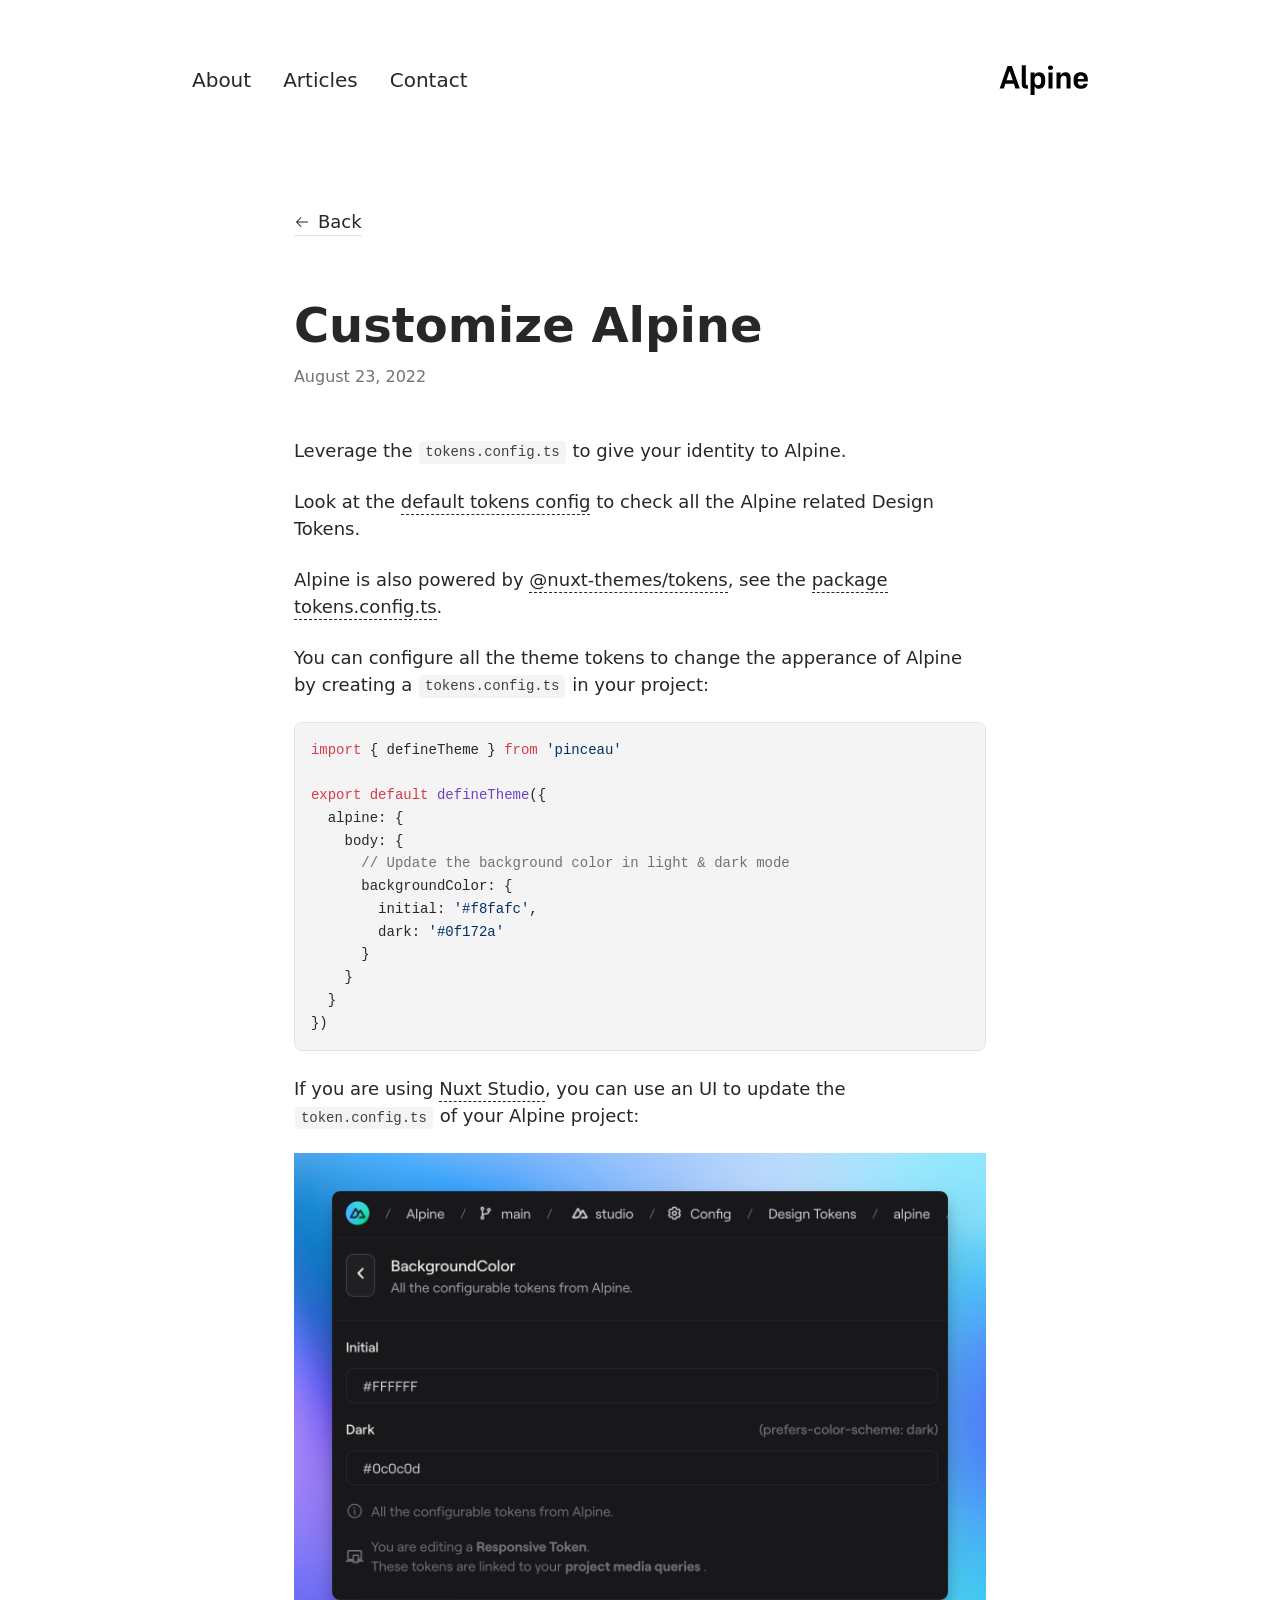
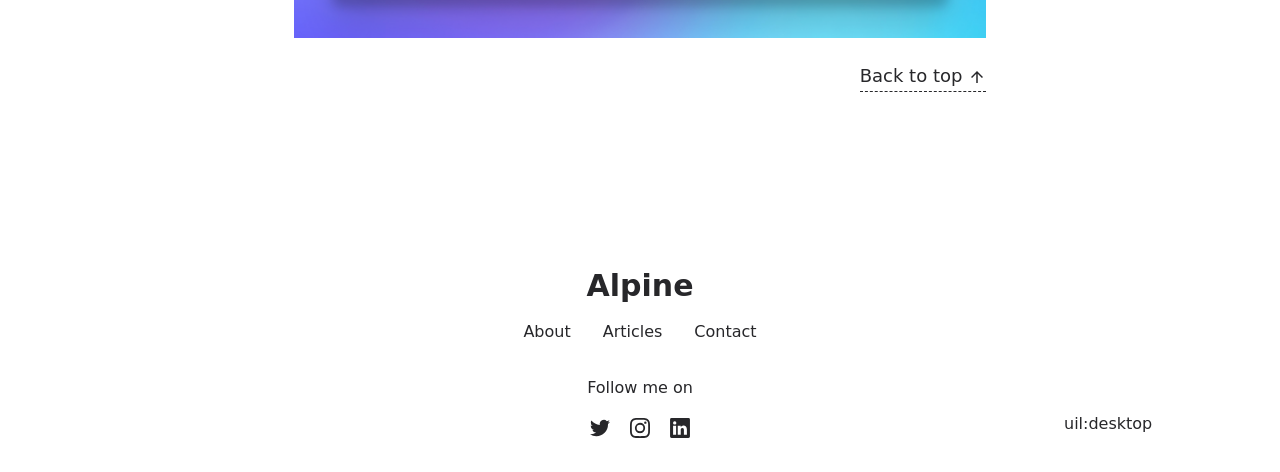
<file: articles/design-tokens/index.html>
<!DOCTYPE html><html  lang="en"><head><meta charset="utf-8">
<meta name="viewport" content="width=device-width, initial-scale=1">
<title>Customize Alpine</title>
<meta name="twitter:card" content="summary_large_image">
<meta property="og:image:width" content="400">
<meta property="og:image:height" content="300">
<meta property="og:image:alt" content="An image showcasing my project.">
<meta property="og:title" content="Customize Alpine">
<meta name="description" content="Leverage the tokens.config.ts to give your identity to Alpine.">
<meta property="og:description" content="Leverage the tokens.config.ts to give your identity to Alpine.">
<meta property="og:image" content="/articles/design-tokens.webp">
<link rel="preload" as="fetch" crossorigin="anonymous" href="/articles/design-tokens/_payload.json?9ff4f813-c767-48b1-9095-1be5b3efc911">
<link rel="stylesheet" href="/_nuxt/entry.pyhnkjga.css">
<link rel="stylesheet" href="/_nuxt/DocumentDrivenNotFound.DhweOwh_.css">
<link rel="stylesheet" href="/_nuxt/article.B-KtgFcq.css">
<link rel="stylesheet" href="/_nuxt/ProseA.0iM_ljxs.css">
<link rel="stylesheet" href="/_nuxt/ProseH1.CXWA9IRa.css">
<link rel="stylesheet" href="/_nuxt/ProseP.CI2GCT6a.css">
<link rel="stylesheet" href="/_nuxt/ProseCodeInline.Ddg5fkcF.css">
<link rel="stylesheet" href="/_nuxt/ProsePre.CchFRBtv.css">
<link rel="stylesheet" href="/_nuxt/ProseCode.Ck7yK1LK.css">
<link rel="stylesheet" href="/_nuxt/ProseImg.CYF4poE7.css">
<link rel="modulepreload" as="script" crossorigin href="/_nuxt/CyPUwZUZ.js">
<link rel="modulepreload" as="script" crossorigin href="/_nuxt/BT5cQQvV.js">
<link rel="modulepreload" as="script" crossorigin href="/_nuxt/BN36ehHR.js">
<link rel="modulepreload" as="script" crossorigin href="/_nuxt/BKVTsAfQ.js">
<link rel="modulepreload" as="script" crossorigin href="/_nuxt/mfva_6GW.js">
<link rel="modulepreload" as="script" crossorigin href="/_nuxt/83_IIoJ-.js">
<link rel="modulepreload" as="script" crossorigin href="/_nuxt/CnbmmAjy.js">
<link rel="modulepreload" as="script" crossorigin href="/_nuxt/DfNk5R1v.js">
<link rel="modulepreload" as="script" crossorigin href="/_nuxt/Bday77me.js">
<link rel="modulepreload" as="script" crossorigin href="/_nuxt/BcWussCh.js">
<link rel="modulepreload" as="script" crossorigin href="/_nuxt/CSd5-YKJ.js">
<link rel="modulepreload" as="script" crossorigin href="/_nuxt/D_UfxngN.js">
<link rel="modulepreload" as="script" crossorigin href="/_nuxt/ClaG4oxe.js">
<link rel="modulepreload" as="script" crossorigin href="/_nuxt/U8H869CV.js">
<link rel="modulepreload" as="script" crossorigin href="/_nuxt/CDIuI6BP.js">
<link rel="modulepreload" as="script" crossorigin href="/_nuxt/B48Um5ZK.js">
<link rel="modulepreload" as="script" crossorigin href="/_nuxt/NMrqpyB0.js">
<link rel="prefetch" as="script" crossorigin href="/_nuxt/DM9KY-6F.js">
<link rel="prefetch" as="script" crossorigin href="/_nuxt/G703h0KS.js">
<link rel="prefetch" as="script" crossorigin href="/_nuxt/Z9RYaPxV.js">
<link rel="prefetch" as="style" href="/_nuxt/useStudio.DzA-IoZ4.css">
<link rel="prefetch" as="script" crossorigin href="/_nuxt/Da2Jk_7A.js">
<link rel="prefetch" as="style" href="/_nuxt/error-404.Bwq3Qtp8.css">
<link rel="prefetch" as="script" crossorigin href="/_nuxt/d-aqjYNd.js">
<link rel="prefetch" as="style" href="/_nuxt/error-500.C69HPPxN.css">
<link rel="prefetch" as="script" crossorigin href="/_nuxt/UmR_tbh1.js">
<script type="module" src="/_nuxt/CyPUwZUZ.js" crossorigin></script><style id="pinceau-runtime-hydratable">@media{.phy[--]{--puid:-4jm5Q-v;}.pv-SUiG9z{max-width:var(--elements-container-maxWidth);padding-left:var(--elements-container-padding-mobile);padding-right:var(--elements-container-padding-mobile);}@media (min-width: 475px){.pv-SUiG9z{padding-left:var(--elements-container-padding-xs);padding-right:var(--elements-container-padding-xs);}}@media (min-width: 640px){.pv-SUiG9z{padding-left:var(--elements-container-padding-sm);padding-right:var(--elements-container-padding-sm);}}@media (min-width: 768px){.pv-SUiG9z{padding-left:var(--elements-container-padding-md);padding-right:var(--elements-container-padding-md);}}} </style><style id="pinceau-theme">@media { :root {--pinceau-mq: initial; --alpine-readableLine: 68ch;--alpine-backdrop-backgroundColor: #f4f4f5b3;--prose-code-inline-padding: 0.2rem 0.375rem 0.2rem 0.375rem;--prose-code-block-backdropFilter: contrast(1);--prose-code-block-border-style: solid;--prose-code-block-border-width: 1px;--prose-tbody-tr-borderBottom-style: dashed;--prose-tbody-tr-borderBottom-width: 1px;--prose-th-textAlign: inherit;--prose-thead-borderBottom-style: solid;--prose-thead-borderBottom-width: 1px;--prose-thead-border-style: solid;--prose-thead-border-width: 0px;--prose-table-textAlign: start;--prose-hr-width: 1px;--prose-hr-style: solid;--prose-li-listStylePosition: outside;--prose-ol-li-markerColor: currentColor;--prose-ol-paddingInlineStart: 21px;--prose-ol-listStyleType: decimal;--prose-ul-li-markerColor: currentColor;--prose-ul-paddingInlineStart: 21px;--prose-ul-listStyleType: disc;--prose-blockquote-border-style: solid;--prose-blockquote-border-width: 4px;--prose-blockquote-quotes: '201C' '201D' '2018' '2019';--prose-blockquote-paddingInlineStart: 24px;--prose-a-code-color-hover: currentColor;--prose-a-code-color-static: currentColor;--prose-a-hasCode-borderBottom: none;--prose-a-border-distance: 2px;--prose-a-border-color-hover: currentColor;--prose-a-border-color-static: currentColor;--prose-a-border-style-hover: solid;--prose-a-border-style-static: dashed;--prose-a-border-width: 1px;--prose-a-color-static: inherit;--prose-a-textDecoration: none;--prose-h6-margin: 3rem 0 2rem;--prose-h5-margin: 3rem 0 2rem;--prose-h4-margin: 3rem 0 2rem;--prose-h3-margin: 3rem 0 2rem;--prose-h2-margin: 3rem 0 2rem;--prose-h1-margin: 0 0 2rem;--prose-p-fontSize: 18px;--typography-lead-loose: 2;--typography-lead-relaxed: 1.625;--typography-lead-normal: 1.5;--typography-lead-snug: 1.375;--typography-lead-tight: 1.25;--typography-lead-none: 1;--typography-lead-10: 2.5rem;--typography-lead-9: 2.25rem;--typography-lead-8: 2rem;--typography-lead-7: 1.75rem;--typography-lead-6: 1.5rem;--typography-lead-5: 1.25rem;--typography-lead-4: 1rem;--typography-lead-3: .75rem;--typography-lead-2: .5rem;--typography-lead-1: .025rem;--typography-fontWeight-black: 900;--typography-fontWeight-extrabold: 800;--typography-fontWeight-bold: 700;--typography-fontWeight-semibold: 600;--typography-fontWeight-medium: 500;--typography-fontWeight-normal: 400;--typography-fontWeight-light: 300;--typography-fontWeight-extralight: 200;--typography-fontWeight-thin: 100;--typography-fontSize-9xl: 128px;--typography-fontSize-8xl: 96px;--typography-fontSize-7xl: 72px;--typography-fontSize-6xl: 60px;--typography-fontSize-5xl: 48px;--typography-fontSize-4xl: 36px;--typography-fontSize-3xl: 30px;--typography-fontSize-2xl: 24px;--typography-fontSize-xl: 20px;--typography-fontSize-lg: 18px;--typography-fontSize-base: 16px;--typography-fontSize-sm: 14px;--typography-fontSize-xs: 12px;--typography-letterSpacing-wide: 0.025em;--typography-letterSpacing-tight: -0.025em;--typography-verticalMargin-base: 24px;--typography-verticalMargin-sm: 16px;--elements-border-secondary-hover: [object Object];--elements-backdrop-background: #fffc;--elements-backdrop-filter: saturate(200%) blur(20px);--elements-container-maxWidth: 64rem;--lead-loose: 2;--lead-relaxed: 1.625;--lead-normal: 1.5;--lead-snug: 1.375;--lead-tight: 1.25;--lead-none: 1;--lead-10: 2.5rem;--lead-9: 2.25rem;--lead-8: 2rem;--lead-7: 1.75rem;--lead-6: 1.5rem;--lead-5: 1.25rem;--lead-4: 1rem;--lead-3: .75rem;--lead-2: .5rem;--lead-1: .025rem;--letterSpacing-widest: 0.1em;--letterSpacing-wider: 0.05em;--letterSpacing-wide: 0.025em;--letterSpacing-normal: 0em;--letterSpacing-tight: -0.025em;--letterSpacing-tighter: -0.05em;--fontSize-9xl: 8rem;--fontSize-8xl: 6rem;--fontSize-7xl: 4.5rem;--fontSize-6xl: 3.75rem;--fontSize-5xl: 3rem;--fontSize-4xl: 2.25rem;--fontSize-3xl: 1.875rem;--fontSize-2xl: 1.5rem;--fontSize-xl: 1.25rem;--fontSize-lg: 1.125rem;--fontSize-base: 1rem;--fontSize-sm: 0.875rem;--fontSize-xs: 0.75rem;--fontWeight-black: 900;--fontWeight-extrabold: 800;--fontWeight-bold: 700;--fontWeight-semibold: 600;--fontWeight-medium: 500;--fontWeight-normal: 400;--fontWeight-light: 300;--fontWeight-extralight: 200;--fontWeight-thin: 100;--font-mono: ui-monospace, SFMono-Regular, Menlo, Monaco, Consolas, Liberation Mono, Courier New, monospace;--font-serif: ui-serif, Georgia, Cambria, Times New Roman, Times, serif;--font-sans: ui-sans-serif, system-ui, -apple-system, BlinkMacSystemFont, Segoe UI, Roboto, Helvetica Neue, Arial, Noto Sans, sans-serif, Apple Color Emoji, Segoe UI Emoji, Segoe UI Symbol, Noto Color Emoji;--opacity-total: 1;--opacity-high: 0.8;--opacity-medium: 0.5;--opacity-soft: 0.3;--opacity-light: 0.15;--opacity-bright: 0.1;--opacity-noOpacity: 0;--borderWidth-lg: 3px;--borderWidth-md: 2px;--borderWidth-sm: 1px;--borderWidth-noBorder: 0;--space-rem-875: 0.875rem;--space-rem-625: 0.625rem;--space-rem-375: 0.375rem;--space-rem-125: 0.125rem;--space-px: 1px;--space-128: 32rem;--space-96: 24rem;--space-80: 20rem;--space-72: 18rem;--space-64: 16rem;--space-60: 15rem;--space-56: 14rem;--space-52: 13rem;--space-48: 12rem;--space-44: 11rem;--space-40: 10rem;--space-36: 9rem;--space-32: 8rem;--space-28: 7rem;--space-24: 6rem;--space-20: 5rem;--space-16: 4rem;--space-14: 3.5rem;--space-12: 3rem;--space-11: 2.75rem;--space-10: 2.5rem;--space-9: 2.25rem;--space-8: 2rem;--space-7: 1.75rem;--space-6: 1.5rem;--space-5: 1.25rem;--space-4: 1rem;--space-3: 0.75rem;--space-2: 0.5rem;--space-1: 0.25rem;--space-0: 0px;--size-full: 100%;--size-7xl: 80rem;--size-6xl: 72rem;--size-5xl: 64rem;--size-4xl: 56rem;--size-3xl: 48rem;--size-2xl: 42rem;--size-xl: 36rem;--size-lg: 32rem;--size-md: 28rem;--size-sm: 24rem;--size-xs: 20rem;--size-200: 200px;--size-104: 104px;--size-80: 80px;--size-64: 64px;--size-56: 56px;--size-48: 48px;--size-40: 40px;--size-32: 32px;--size-24: 24px;--size-20: 20px;--size-16: 16px;--size-12: 12px;--size-8: 8px;--size-6: 6px;--size-4: 4px;--size-2: 2px;--size-0: 0px;--radii-full: 9999px;--radii-3xl: 1.75rem;--radii-2xl: 1.5rem;--radii-xl: 1rem;--radii-lg: 0.75rem;--radii-md: 0.5rem;--radii-sm: 0.375rem;--radii-xs: 0.25rem;--radii-2xs: 0.125rem;--radii-none: 0px;--shadow-none: 0px 0px 0px 0px transparent;--shadow-lg: 0px 10px 15px -3px #000000, 0px 4px 6px -4px #000000;--shadow-md: 0px 4px 6px -1px #000000, 0px 2px 4px -2px #000000;--shadow-sm: 0px 1px 3px 0px #000000, 0px 1px 2px -1px #000000;--shadow-xs: 0px 1px 2px 0px #000000;--height-screen: 100vh;--width-screen: 100vw;--color-primary-900: #002e38;--color-primary-800: #005c70;--color-primary-700: #008aa9;--color-primary-600: #00b9e1;--color-primary-500: #1ad6ff;--color-primary-400: #40ddff;--color-primary-300: #66e4ff;--color-primary-200: #8deaff;--color-primary-100: #b3f1ff;--color-primary-50: #d9f8ff;--color-ruby-900: #380011;--color-ruby-800: #700021;--color-ruby-700: #a90032;--color-ruby-600: #e10043;--color-ruby-500: #ff1a5e;--color-ruby-400: #ff4079;--color-ruby-300: #ff6694;--color-ruby-200: #ff8dae;--color-ruby-100: #ffb3c9;--color-ruby-50: #ffd9e4;--color-pink-900: #380025;--color-pink-800: #70004b;--color-pink-700: #a90070;--color-pink-600: #e10095;--color-pink-500: #ff1ab2;--color-pink-400: #ff40bf;--color-pink-300: #ff66cc;--color-pink-200: #ff8dd8;--color-pink-100: #ffb3e5;--color-pink-50: #ffd9f2;--color-purple-900: #190038;--color-purple-800: #330070;--color-purple-700: #4c00a9;--color-purple-600: #6500e1;--color-purple-500: #811aff;--color-purple-400: #9640ff;--color-purple-300: #ab66ff;--color-purple-200: #c08dff;--color-purple-100: #d5b3ff;--color-purple-50: #ead9ff;--color-royalblue-900: #0b0531;--color-royalblue-800: #160a62;--color-royalblue-700: #211093;--color-royalblue-600: #2c15c4;--color-royalblue-500: #4127e8;--color-royalblue-400: #614bec;--color-royalblue-300: #806ff0;--color-royalblue-200: #a093f3;--color-royalblue-100: #c0b7f7;--color-royalblue-50: #dfdbfb;--color-indigoblue-900: #001238;--color-indigoblue-800: #002370;--color-indigoblue-700: #0035a9;--color-indigoblue-600: #0047e1;--color-indigoblue-500: #1a62ff;--color-indigoblue-400: #407cff;--color-indigoblue-300: #6696ff;--color-indigoblue-200: #8db0ff;--color-indigoblue-100: #b3cbff;--color-indigoblue-50: #d9e5ff;--color-blue-900: #002438;--color-blue-800: #004870;--color-blue-700: #006ca9;--color-blue-600: #0090e1;--color-blue-500: #1aadff;--color-blue-400: #40bbff;--color-blue-300: #66c8ff;--color-blue-200: #8dd6ff;--color-blue-100: #b3e4ff;--color-blue-50: #d9f1ff;--color-lightblue-900: #002e38;--color-lightblue-800: #005c70;--color-lightblue-700: #008aa9;--color-lightblue-600: #00b9e1;--color-lightblue-500: #1ad6ff;--color-lightblue-400: #40ddff;--color-lightblue-300: #66e4ff;--color-lightblue-200: #8deaff;--color-lightblue-100: #b3f1ff;--color-lightblue-50: #d9f8ff;--color-teal-900: #062a28;--color-teal-800: #0b544f;--color-teal-700: #117d77;--color-teal-600: #16a79e;--color-teal-500: #1cd1c6;--color-teal-400: #36e4da;--color-teal-300: #5fe9e1;--color-teal-200: #87efe9;--color-teal-100: #aff4f0;--color-teal-50: #d7faf8;--color-pear-900: #2a2b09;--color-pear-800: #545512;--color-pear-700: #7e801b;--color-pear-600: #a8aa24;--color-pear-500: #d0d32f;--color-pear-400: #d8da52;--color-pear-300: #e0e274;--color-pear-200: #e8e997;--color-pear-100: #eff0ba;--color-pear-50: #f7f8dc;--color-red-900: #380300;--color-red-800: #700700;--color-red-700: #a90a00;--color-red-600: #e10e00;--color-red-500: #ff281a;--color-red-400: #ff4c40;--color-red-300: #ff7066;--color-red-200: #ff948d;--color-red-100: #ffb7b3;--color-red-50: #ffdbd9;--color-orange-900: #381800;--color-orange-800: #702f00;--color-orange-700: #a94700;--color-orange-600: #e15e00;--color-orange-500: #ff7a1a;--color-orange-400: #ff9040;--color-orange-300: #ffa666;--color-orange-200: #ffbd8d;--color-orange-100: #ffd3b3;--color-orange-50: #ffe9d9;--color-yellow-900: #362b03;--color-yellow-800: #6d5605;--color-yellow-700: #a38108;--color-yellow-600: #daac0a;--color-yellow-500: #f5c828;--color-yellow-400: #f7d14c;--color-yellow-300: #f8da70;--color-yellow-200: #fae393;--color-yellow-100: #fcedb7;--color-yellow-50: #fdf6db;--color-green-900: #003f25;--color-green-800: #005e38;--color-green-700: #007e4a;--color-green-600: #009d5d;--color-green-500: #00bd6f;--color-green-400: #00dc82;--color-green-300: #30ffaa;--color-green-200: #83ffcc;--color-green-100: #acffdd;--color-green-50: #d6ffee;--color-gray-900: #18181B;--color-gray-800: #27272A;--color-gray-700: #3f3f46;--color-gray-600: #52525B;--color-gray-500: #71717A;--color-gray-400: #a1a1aa;--color-gray-300: #D4d4d8;--color-gray-200: #e4e4e7;--color-gray-100: #f4f4f5;--color-gray-50: #fafafa;--color-black: #0c0c0d;--color-white: #FFFFFF;--media-portrait: only screen and (orientation: portrait);--media-landscape: only screen and (orientation: landscape);--media-rm: (prefers-reduced-motion: reduce);--media-2xl: (min-width: 1536px);--media-xl: (min-width: 1280px);--media-lg: (min-width: 1024px);--media-md: (min-width: 768px);--media-sm: (min-width: 640px);--media-xs: (min-width: 475px);--alpine-body-color: var(--color-gray-800);--alpine-body-backgroundColor: var(--color-white);--prose-code-inline-fontWeight: var(--typography-fontWeight-normal);--prose-code-inline-fontSize: var(--typography-fontSize-sm);--prose-code-inline-borderRadius: var(--radii-xs);--prose-code-block-pre-padding: var(--typography-verticalMargin-sm);--prose-code-block-margin: var(--typography-verticalMargin-base) 0;--prose-code-block-fontSize: var(--typography-fontSize-sm);--prose-tbody-code-inline-fontSize: var(--typography-fontSize-sm);--prose-tbody-td-padding: var(--typography-verticalMargin-sm);--prose-th-fontWeight: var(--typography-fontWeight-semibold);--prose-th-padding: 0 var(--typography-verticalMargin-sm) var(--typography-verticalMargin-sm) var(--typography-verticalMargin-sm);--prose-table-lineHeight: var(--typography-lead-6);--prose-table-fontSize: var(--typography-fontSize-sm);--prose-table-margin: var(--typography-verticalMargin-base) 0;--prose-hr-margin: var(--typography-verticalMargin-base) 0;--prose-li-margin: var(--typography-verticalMargin-sm) 0;--prose-ol-margin: var(--typography-verticalMargin-base) 0;--prose-ul-margin: var(--typography-verticalMargin-base) 0;--prose-blockquote-margin: var(--typography-verticalMargin-base) 0;--prose-a-code-border-style: var(--prose-a-border-style-static);--prose-a-code-border-width: var(--prose-a-border-width);--prose-a-fontWeight: var(--typography-fontWeight-medium);--prose-img-margin: var(--typography-verticalMargin-base) 0;--prose-strong-fontWeight: var(--typography-fontWeight-semibold);--prose-h6-iconSize: var(--typography-fontSize-base);--prose-h6-fontWeight: var(--typography-fontWeight-semibold);--prose-h6-lineHeight: var(--typography-lead-normal);--prose-h6-fontSize: var(--typography-fontSize-lg);--prose-h5-iconSize: var(--typography-fontSize-lg);--prose-h5-fontWeight: var(--typography-fontWeight-semibold);--prose-h5-lineHeight: var(--typography-lead-snug);--prose-h5-fontSize: var(--typography-fontSize-xl);--prose-h4-iconSize: var(--typography-fontSize-lg);--prose-h4-letterSpacing: var(--typography-letterSpacing-tight);--prose-h4-fontWeight: var(--typography-fontWeight-semibold);--prose-h4-lineHeight: var(--typography-lead-snug);--prose-h4-fontSize: var(--typography-fontSize-2xl);--prose-h3-iconSize: var(--typography-fontSize-xl);--prose-h3-letterSpacing: var(--typography-letterSpacing-tight);--prose-h3-fontWeight: var(--typography-fontWeight-semibold);--prose-h3-lineHeight: var(--typography-lead-snug);--prose-h3-fontSize: var(--typography-fontSize-3xl);--prose-h2-iconSize: var(--typography-fontSize-2xl);--prose-h2-letterSpacing: var(--typography-letterSpacing-tight);--prose-h2-fontWeight: var(--typography-fontWeight-semibold);--prose-h2-lineHeight: var(--typography-lead-tight);--prose-h2-fontSize: var(--typography-fontSize-4xl);--prose-h1-iconSize: var(--typography-fontSize-3xl);--prose-h1-letterSpacing: var(--typography-letterSpacing-tight);--prose-h1-fontWeight: var(--typography-fontWeight-bold);--prose-h1-lineHeight: var(--typography-lead-tight);--prose-h1-fontSize: var(--typography-fontSize-5xl);--prose-p-br-margin: var(--typography-verticalMargin-base) 0 0 0;--prose-p-margin: var(--typography-verticalMargin-base) 0;--prose-p-lineHeight: var(--typography-lead-normal);--typography-color-primary-900: var(--color-primary-900);--typography-color-primary-800: var(--color-primary-800);--typography-color-primary-700: var(--color-primary-700);--typography-color-primary-600: var(--color-primary-600);--typography-color-primary-500: var(--color-primary-500);--typography-color-primary-400: var(--color-primary-400);--typography-color-primary-300: var(--color-primary-300);--typography-color-primary-200: var(--color-primary-200);--typography-color-primary-100: var(--color-primary-100);--typography-color-primary-50: var(--color-primary-50);--typography-font-code: var(--font-mono);--typography-font-body: var(--font-sans);--typography-font-display: var(--font-sans);--typography-body-backgroundColor: var(--color-white);--typography-body-color: var(--color-black);--elements-state-danger-borderColor-secondary: var(--color-red-200);--elements-state-danger-borderColor-primary: var(--color-red-100);--elements-state-danger-backgroundColor-secondary: var(--color-red-100);--elements-state-danger-backgroundColor-primary: var(--color-red-50);--elements-state-danger-color-secondary: var(--color-red-600);--elements-state-danger-color-primary: var(--color-red-500);--elements-state-warning-borderColor-secondary: var(--color-yellow-200);--elements-state-warning-borderColor-primary: var(--color-yellow-100);--elements-state-warning-backgroundColor-secondary: var(--color-yellow-100);--elements-state-warning-backgroundColor-primary: var(--color-yellow-50);--elements-state-warning-color-secondary: var(--color-yellow-700);--elements-state-warning-color-primary: var(--color-yellow-600);--elements-state-success-borderColor-secondary: var(--color-green-200);--elements-state-success-borderColor-primary: var(--color-green-100);--elements-state-success-backgroundColor-secondary: var(--color-green-100);--elements-state-success-backgroundColor-primary: var(--color-green-50);--elements-state-success-color-secondary: var(--color-green-600);--elements-state-success-color-primary: var(--color-green-500);--elements-state-info-borderColor-secondary: var(--color-blue-200);--elements-state-info-borderColor-primary: var(--color-blue-100);--elements-state-info-backgroundColor-secondary: var(--color-blue-100);--elements-state-info-backgroundColor-primary: var(--color-blue-50);--elements-state-info-color-secondary: var(--color-blue-600);--elements-state-info-color-primary: var(--color-blue-500);--elements-state-primary-borderColor-secondary: var(--color-primary-200);--elements-state-primary-borderColor-primary: var(--color-primary-100);--elements-state-primary-backgroundColor-secondary: var(--color-primary-100);--elements-state-primary-backgroundColor-primary: var(--color-primary-50);--elements-state-primary-color-secondary: var(--color-primary-700);--elements-state-primary-color-primary: var(--color-primary-600);--elements-surface-secondary-backgroundColor: var(--color-gray-200);--elements-surface-primary-backgroundColor: var(--color-gray-100);--elements-surface-background-base: var(--color-gray-100);--elements-border-secondary-static: var(--color-gray-200);--elements-border-primary-hover: var(--color-gray-200);--elements-border-primary-static: var(--color-gray-100);--elements-container-padding-md: var(--space-16);--elements-container-padding-sm: var(--space-12);--elements-container-padding-xs: var(--space-8);--elements-container-padding-mobile: var(--space-6);--elements-text-secondary-color-hover: var(--color-gray-700);--elements-text-secondary-color-static: var(--color-gray-500);--elements-text-primary-color-static: var(--color-gray-900);--text-6xl-lineHeight: var(--lead-none);--text-6xl-fontSize: var(--fontSize-6xl);--text-5xl-lineHeight: var(--lead-none);--text-5xl-fontSize: var(--fontSize-5xl);--text-4xl-lineHeight: var(--lead-10);--text-4xl-fontSize: var(--fontSize-4xl);--text-3xl-lineHeight: var(--lead-9);--text-3xl-fontSize: var(--fontSize-3xl);--text-2xl-lineHeight: var(--lead-8);--text-2xl-fontSize: var(--fontSize-2xl);--text-xl-lineHeight: var(--lead-7);--text-xl-fontSize: var(--fontSize-xl);--text-lg-lineHeight: var(--lead-7);--text-lg-fontSize: var(--fontSize-lg);--text-base-lineHeight: var(--lead-6);--text-base-fontSize: var(--fontSize-base);--text-sm-lineHeight: var(--lead-5);--text-sm-fontSize: var(--fontSize-sm);--text-xs-lineHeight: var(--lead-4);--text-xs-fontSize: var(--fontSize-xs);--shadow-2xl: 0px 25px 50px -12px var(--color-gray-900);--shadow-xl: 0px 20px 25px -5px var(--color-gray-400), 0px 8px 10px -6px #000000;--color-secondary-900: var(--color-gray-900);--color-secondary-800: var(--color-gray-800);--color-secondary-700: var(--color-gray-700);--color-secondary-600: var(--color-gray-600);--color-secondary-500: var(--color-gray-500);--color-secondary-400: var(--color-gray-400);--color-secondary-300: var(--color-gray-300);--color-secondary-200: var(--color-gray-200);--color-secondary-100: var(--color-gray-100);--color-secondary-50: var(--color-gray-50);--prose-a-code-background-hover: var(--typography-color-primary-50);--prose-a-code-border-color-hover: var(--typography-color-primary-500);--prose-a-color-hover: var(--typography-color-primary-500);--typography-color-secondary-900: var(--color-secondary-900);--typography-color-secondary-800: var(--color-secondary-800);--typography-color-secondary-700: var(--color-secondary-700);--typography-color-secondary-600: var(--color-secondary-600);--typography-color-secondary-500: var(--color-secondary-500);--typography-color-secondary-400: var(--color-secondary-400);--typography-color-secondary-300: var(--color-secondary-300);--typography-color-secondary-200: var(--color-secondary-200);--typography-color-secondary-100: var(--color-secondary-100);--typography-color-secondary-50: var(--color-secondary-50);--prose-code-inline-backgroundColor: var(--typography-color-secondary-100);--prose-code-inline-color: var(--typography-color-secondary-700);--prose-code-block-backgroundColor: var(--typography-color-secondary-100);--prose-code-block-color: var(--typography-color-secondary-700);--prose-code-block-border-color: var(--typography-color-secondary-200);--prose-tbody-tr-borderBottom-color: var(--typography-color-secondary-200);--prose-th-color: var(--typography-color-secondary-600);--prose-thead-borderBottom-color: var(--typography-color-secondary-200);--prose-thead-border-color: var(--typography-color-secondary-300);--prose-hr-color: var(--typography-color-secondary-200);--prose-blockquote-border-color: var(--typography-color-secondary-200);--prose-blockquote-color: var(--typography-color-secondary-500);--prose-a-code-border-color-static: var(--typography-color-secondary-400); } }@media { :root.dark {--pinceau-mq: dark; --alpine-backdrop-backgroundColor: #18181bb3;--prose-code-block-backdropFilter: contrast(1);--prose-ol-li-markerColor: currentColor;--prose-ul-li-markerColor: currentColor;--prose-a-code-color-hover: currentColor;--prose-a-code-color-static: currentColor;--prose-a-border-color-hover: currentColor;--prose-a-border-color-static: currentColor;--prose-a-color-static: inherit;--elements-backdrop-background: #0c0d0ccc;--alpine-body-color: var(--color-gray-200);--alpine-body-backgroundColor: var(--color-black);--typography-body-backgroundColor: var(--color-black);--typography-body-color: var(--color-white);--elements-state-danger-borderColor-secondary: var(--color-red-700);--elements-state-danger-borderColor-primary: var(--color-red-800);--elements-state-danger-backgroundColor-secondary: var(--color-red-800);--elements-state-danger-backgroundColor-primary: var(--color-red-900);--elements-state-danger-color-secondary: var(--color-red-200);--elements-state-danger-color-primary: var(--color-red-300);--elements-state-warning-borderColor-secondary: var(--color-yellow-700);--elements-state-warning-borderColor-primary: var(--color-yellow-800);--elements-state-warning-backgroundColor-secondary: var(--color-yellow-800);--elements-state-warning-backgroundColor-primary: var(--color-yellow-900);--elements-state-warning-color-secondary: var(--color-yellow-200);--elements-state-warning-color-primary: var(--color-yellow-400);--elements-state-success-borderColor-secondary: var(--color-green-700);--elements-state-success-borderColor-primary: var(--color-green-800);--elements-state-success-backgroundColor-secondary: var(--color-green-800);--elements-state-success-backgroundColor-primary: var(--color-green-900);--elements-state-success-color-secondary: var(--color-green-200);--elements-state-success-color-primary: var(--color-green-400);--elements-state-info-borderColor-secondary: var(--color-blue-700);--elements-state-info-borderColor-primary: var(--color-blue-800);--elements-state-info-backgroundColor-secondary: var(--color-blue-800);--elements-state-info-backgroundColor-primary: var(--color-blue-900);--elements-state-info-color-secondary: var(--color-blue-200);--elements-state-info-color-primary: var(--color-blue-400);--elements-state-primary-borderColor-secondary: var(--color-primary-700);--elements-state-primary-borderColor-primary: var(--color-primary-800);--elements-state-primary-backgroundColor-secondary: var(--color-primary-800);--elements-state-primary-backgroundColor-primary: var(--color-primary-900);--elements-state-primary-color-secondary: var(--color-primary-200);--elements-state-primary-color-primary: var(--color-primary-400);--elements-surface-secondary-backgroundColor: var(--color-gray-800);--elements-surface-primary-backgroundColor: var(--color-gray-900);--elements-surface-background-base: var(--color-gray-900);--elements-border-secondary-static: var(--color-gray-800);--elements-border-primary-hover: var(--color-gray-800);--elements-border-primary-static: var(--color-gray-900);--elements-text-secondary-color-hover: var(--color-gray-200);--elements-text-secondary-color-static: var(--color-gray-400);--elements-text-primary-color-static: var(--color-gray-50);--prose-a-code-background-hover: var(--typography-color-primary-900);--prose-a-code-border-color-hover: var(--typography-color-primary-600);--prose-a-color-hover: var(--typography-color-primary-400);--prose-code-inline-backgroundColor: var(--typography-color-secondary-800);--prose-code-inline-color: var(--typography-color-secondary-200);--prose-code-block-backgroundColor: var(--typography-color-secondary-900);--prose-code-block-color: var(--typography-color-secondary-200);--prose-code-block-border-color: var(--typography-color-secondary-800);--prose-tbody-tr-borderBottom-color: var(--typography-color-secondary-800);--prose-th-color: var(--typography-color-secondary-400);--prose-thead-borderBottom-color: var(--typography-color-secondary-800);--prose-thead-border-color: var(--typography-color-secondary-600);--prose-hr-color: var(--typography-color-secondary-800);--prose-blockquote-border-color: var(--typography-color-secondary-700);--prose-blockquote-color: var(--typography-color-secondary-400);--prose-a-code-border-color-static: var(--typography-color-secondary-600); } }</style><script>"use strict";(()=>{const a=window,e=document.documentElement,c=window.localStorage,d=["dark","light"],n=c&&c.getItem&&c.getItem("nuxt-color-mode")||"system";let l=n==="system"?f():n;const i=e.getAttribute("data-color-mode-forced");i&&(l=i),r(l),a["__NUXT_COLOR_MODE__"]={preference:n,value:l,getColorScheme:f,addColorScheme:r,removeColorScheme:u};function r(o){const t=""+o+"",s="";e.classList?e.classList.add(t):e.className+=" "+t,s&&e.setAttribute("data-"+s,o)}function u(o){const t=""+o+"",s="";e.classList?e.classList.remove(t):e.className=e.className.replace(new RegExp(t,"g"),""),s&&e.removeAttribute("data-"+s)}function m(o){return a.matchMedia("(prefers-color-scheme"+o+")")}function f(){if(a.matchMedia&&m("").media!=="not all"){for(const o of d)if(m(":"+o).matches)return o}return"light"}})();
</script></head><body><div id="__nuxt"><div class="container pv-SUiG9z pc--4jm5Q app-layout" data-v-b5de449e data-v-98bd95b7><!--[--><div class="nuxt-progress" style="width:0%;height:3px;opacity:0;background-size:Infinity% auto;" data-v-b5de449e></div><header class="right" data-v-b5de449e data-v-d2647fcb><div class="menu" data-v-d2647fcb><button aria-label="Navigation Menu" data-v-d2647fcb><svg width="24" height="24" viewBox="0 0 68 68" fill="currentColor" xmlns="http://www.w3.org/2000/svg" data-v-d2647fcb><path d="M8 34C8 32.1362 8 31.2044 8.30448 30.4693C8.71046 29.4892 9.48915 28.7105 10.4693 28.3045C11.2044 28 12.1362 28 14 28C15.8638 28 16.7956 28 17.5307 28.3045C18.5108 28.7105 19.2895 29.4892 19.6955 30.4693C20 31.2044 20 32.1362 20 34C20 35.8638 20 36.7956 19.6955 37.5307C19.2895 38.5108 18.5108 39.2895 17.5307 39.6955C16.7956 40 15.8638 40 14 40C12.1362 40 11.2044 40 10.4693 39.6955C9.48915 39.2895 8.71046 38.5108 8.30448 37.5307C8 36.7956 8 35.8638 8 34Z" data-v-d2647fcb></path><path d="M28 34C28 32.1362 28 31.2044 28.3045 30.4693C28.7105 29.4892 29.4892 28.7105 30.4693 28.3045C31.2044 28 32.1362 28 34 28C35.8638 28 36.7956 28 37.5307 28.3045C38.5108 28.7105 39.2895 29.4892 39.6955 30.4693C40 31.2044 40 32.1362 40 34C40 35.8638 40 36.7956 39.6955 37.5307C39.2895 38.5108 38.5108 39.2895 37.5307 39.6955C36.7956 40 35.8638 40 34 40C32.1362 40 31.2044 40 30.4693 39.6955C29.4892 39.2895 28.7105 38.5108 28.3045 37.5307C28 36.7956 28 35.8638 28 34Z" data-v-d2647fcb></path><path d="M48 34C48 32.1362 48 31.2044 48.3045 30.4693C48.7105 29.4892 49.4892 28.7105 50.4693 28.3045C51.2044 28 52.1362 28 54 28C55.8638 28 56.7956 28 57.5307 28.3045C58.5108 28.7105 59.2895 29.4892 59.6955 30.4693C60 31.2044 60 32.1362 60 34C60 35.8638 60 36.7956 59.6955 37.5307C59.2895 38.5108 58.5108 39.2895 57.5307 39.6955C56.7956 40 55.8638 40 54 40C52.1362 40 51.2044 40 50.4693 39.6955C49.4892 39.2895 48.7105 38.5108 48.3045 37.5307C48 36.7956 48 35.8638 48 34Z" data-v-d2647fcb></path></svg></button></div><div class="overlay" data-v-d2647fcb><nav data-v-d2647fcb data-v-b3ee0519><ul data-v-b3ee0519><!--[--><li data-v-b3ee0519><a href="/" class="" data-v-b3ee0519><span class="underline-fx" data-v-b3ee0519></span> About</a></li><li data-v-b3ee0519><a href="/articles" class="" data-v-b3ee0519><span class="underline-fx" data-v-b3ee0519></span> Articles</a></li><li data-v-b3ee0519><a href="/contact" class="" data-v-b3ee0519><span class="underline-fx" data-v-b3ee0519></span> Contact</a></li><!--]--></ul></nav></div><div class="logo" data-v-d2647fcb><a href="/" class="" data-v-d2647fcb><img src="/logo-dark.svg" class="dark-img" alt="alpine" width="89" height="31" data-v-d2647fcb><img src="/logo.svg" class="light-img" alt="alpine" width="89" height="31" data-v-d2647fcb></a></div><div class="main-nav" data-v-d2647fcb><nav data-v-d2647fcb data-v-b3ee0519><ul data-v-b3ee0519><!--[--><li data-v-b3ee0519><a href="/" class="" data-v-b3ee0519><span class="underline-fx" data-v-b3ee0519></span> About</a></li><li data-v-b3ee0519><a href="/articles" class="" data-v-b3ee0519><span class="underline-fx" data-v-b3ee0519></span> Articles</a></li><li data-v-b3ee0519><a href="/contact" class="" data-v-b3ee0519><span class="underline-fx" data-v-b3ee0519></span> Contact</a></li><!--]--></ul></nav></div></header><!--[--><div class="document-driven-page"><article data-v-f93bfdfc><a href="/articles" class="back" data-v-f93bfdfc><svg xmlns="http://www.w3.org/2000/svg" xmlns:xlink="http://www.w3.org/1999/xlink" aria-hidden="true" role="img" class="icon" data-v-f93bfdfc style="" width="1em" height="1em" viewBox="0 0 256 256" data-v-cd5794d8><path fill="currentColor" d="M224 128a8 8 0 0 1-8 8H59.31l58.35 58.34a8 8 0 0 1-11.32 11.32l-72-72a8 8 0 0 1 0-11.32l72-72a8 8 0 0 1 11.32 11.32L59.31 120H216a8 8 0 0 1 8 8"/></svg><span data-v-f93bfdfc> Back </span></a><header data-v-f93bfdfc><h1 class="title" data-v-f93bfdfc>Customize Alpine</h1><time datetime="2022-08-23T00:00:00.000Z" data-v-f93bfdfc>August 23, 2022</time></header><div class="prose" data-v-f93bfdfc><!--[--><div><h1 id="customize-alpine" data-v-f02f9b77><a aria-current="page" href="/articles/design-tokens#customize-alpine" class="router-link-active router-link-exact-active" data-v-f02f9b77><!--[-->Customize Alpine<!--]--><!----></a></h1><p data-v-bc9b5591><!--[-->Leverage the <code class="" data-v-9809710b><!--[-->tokens.config.ts<!--]--></code> to give your identity to Alpine.<!--]--></p><p data-v-bc9b5591><!--[-->Look at the <a href="https://github.com/nuxt-themes/alpine/blob/main/tokens.config.ts" rel="nofollow" data-v-ef8e329f><!--[-->default tokens config<!--]--></a> to check all the Alpine related Design Tokens.<!--]--></p><p data-v-bc9b5591><!--[-->Alpine is also powered by <a href="https://www.npmjs.com/package/@nuxt-themes/tokens" rel="nofollow" data-v-ef8e329f><!--[-->@nuxt-themes/tokens<!--]--></a>, see the <a href="https://unpkg.com/@nuxt-themes/tokens@latest/dist/tokens.config.ts" rel="nofollow" data-v-ef8e329f><!--[-->package tokens.config.ts<!--]--></a>.<!--]--></p><p data-v-bc9b5591><!--[-->You can configure all the theme tokens to change the apperance of Alpine by creating a <code class="" data-v-9809710b><!--[-->tokens.config.ts<!--]--></code> in your project:<!--]--></p><div class="highlight-ts prose-code" meta data-v-f4a4c8ba><!----><!--[--><pre class="language-ts shiki shiki-themes github-light github-dark" style=""><!--[--><code><span class="line" line="1"><span style="--shiki-default:#D73A49;--shiki-dark:#F97583">import</span><span style="--shiki-default:#24292E;--shiki-dark:#E1E4E8"> { defineTheme } </span><span style="--shiki-default:#D73A49;--shiki-dark:#F97583">from</span><span style="--shiki-default:#032F62;--shiki-dark:#9ECBFF"> &#39;pinceau&#39;
</span></span><span class="line" line="2"><span emptylineplaceholder="true">
</span></span><span class="line" line="3"><span style="--shiki-default:#D73A49;--shiki-dark:#F97583">export</span><span style="--shiki-default:#D73A49;--shiki-dark:#F97583"> default</span><span style="--shiki-default:#6F42C1;--shiki-dark:#B392F0"> defineTheme</span><span style="--shiki-default:#24292E;--shiki-dark:#E1E4E8">({
</span></span><span class="line" line="4"><span style="--shiki-default:#24292E;--shiki-dark:#E1E4E8">  alpine: {
</span></span><span class="line" line="5"><span style="--shiki-default:#24292E;--shiki-dark:#E1E4E8">    body: {
</span></span><span class="line" line="6"><span style="--shiki-default:#6A737D;--shiki-dark:#6A737D">      // Update the background color in light &amp; dark mode
</span></span><span class="line" line="7"><span style="--shiki-default:#24292E;--shiki-dark:#E1E4E8">      backgroundColor: {
</span></span><span class="line" line="8"><span style="--shiki-default:#24292E;--shiki-dark:#E1E4E8">        initial: </span><span style="--shiki-default:#032F62;--shiki-dark:#9ECBFF">&#39;#f8fafc&#39;</span><span style="--shiki-default:#24292E;--shiki-dark:#E1E4E8">,
</span></span><span class="line" line="9"><span style="--shiki-default:#24292E;--shiki-dark:#E1E4E8">        dark: </span><span style="--shiki-default:#032F62;--shiki-dark:#9ECBFF">&#39;#0f172a&#39;
</span></span><span class="line" line="10"><span style="--shiki-default:#24292E;--shiki-dark:#E1E4E8">      }
</span></span><span class="line" line="11"><span style="--shiki-default:#24292E;--shiki-dark:#E1E4E8">    }
</span></span><span class="line" line="12"><span style="--shiki-default:#24292E;--shiki-dark:#E1E4E8">  }
</span></span><span class="line" line="13"><span style="--shiki-default:#24292E;--shiki-dark:#E1E4E8">})
</span></span></code><!--]--></pre><!--]--><button class="copy-button" data-v-f4a4c8ba data-v-04666f0e><span class="sr-only" data-v-04666f0e>Copy to clipboard</span><span class="icon-wrapper" data-v-04666f0e><svg xmlns="http://www.w3.org/2000/svg" xmlns:xlink="http://www.w3.org/1999/xlink" aria-hidden="true" role="img" class="icon" data-v-04666f0e style="" width="18px" height="18px" viewBox="0 0 256 256" data-v-cd5794d8><path fill="currentColor" d="M216 32H88a8 8 0 0 0-8 8v40H40a8 8 0 0 0-8 8v128a8 8 0 0 0 8 8h128a8 8 0 0 0 8-8v-40h40a8 8 0 0 0 8-8V40a8 8 0 0 0-8-8m-56 176H48V96h112Zm48-48h-32V88a8 8 0 0 0-8-8H96V48h112Z"/></svg></span></button></div><p data-v-bc9b5591><!--[-->If you are using <a href="https://nuxt.studio" rel="nofollow" data-v-ef8e329f><!--[-->Nuxt Studio<!--]--></a>, you can use an UI to update the <code class="" data-v-9809710b><!--[-->token.config.ts<!--]--></code> of your Alpine project:<!--]--></p><p data-v-bc9b5591><!--[--><a href="https://nuxt.studio" rel="nofollow" data-v-ef8e329f><!--[--><img src="/design-tokens-studio.png" alt="design-tokens-studio.png" data-v-1c35146b><!--]--></a><!--]--></p><style>html .default .shiki span {color: var(--shiki-default);background: var(--shiki-default-bg);font-style: var(--shiki-default-font-style);font-weight: var(--shiki-default-font-weight);text-decoration: var(--shiki-default-text-decoration);}html .shiki span {color: var(--shiki-default);background: var(--shiki-default-bg);font-style: var(--shiki-default-font-style);font-weight: var(--shiki-default-font-weight);text-decoration: var(--shiki-default-text-decoration);}html .dark .shiki span {color: var(--shiki-dark);background: var(--shiki-dark-bg);font-style: var(--shiki-dark-font-style);font-weight: var(--shiki-dark-font-weight);text-decoration: var(--shiki-dark-text-decoration);}html.dark .shiki span {color: var(--shiki-dark);background: var(--shiki-dark-bg);font-style: var(--shiki-dark-font-style);font-weight: var(--shiki-dark-font-weight);text-decoration: var(--shiki-dark-text-decoration);}</style></div><!--]--><div class="back-to-top" data-v-f93bfdfc><a data-v-f93bfdfc data-v-ef8e329f><!--[-->Back to top <svg xmlns="http://www.w3.org/2000/svg" xmlns:xlink="http://www.w3.org/1999/xlink" aria-hidden="true" role="img" class="icon" data-v-f93bfdfc style="" width="1em" height="1em" viewBox="0 0 24 24" data-v-cd5794d8><path fill="currentColor" d="M11 20V7.825l-5.6 5.6L4 12l8-8l8 8l-1.4 1.425l-5.6-5.6V20z"/></svg><!--]--></a></div></div></article></div><!--]--><footer class="center" data-v-b5de449e data-v-6e343129><a href="https://www.github.com/nuxt-themes/alpine" rel="noopener noreferrer" class="credits" data-v-6e343129>Alpine</a><div class="navigation" data-v-6e343129><nav data-v-6e343129 data-v-b3ee0519><ul data-v-b3ee0519><!--[--><li data-v-b3ee0519><a href="/" class="" data-v-b3ee0519><span class="underline-fx" data-v-b3ee0519></span> About</a></li><li data-v-b3ee0519><a href="/articles" class="" data-v-b3ee0519><span class="underline-fx" data-v-b3ee0519></span> Articles</a></li><li data-v-b3ee0519><a href="/contact" class="" data-v-b3ee0519><span class="underline-fx" data-v-b3ee0519></span> Contact</a></li><!--]--></ul></nav></div><p class="message" data-v-6e343129>Follow me on</p><div class="icons" data-v-6e343129><div class="social" data-v-6e343129><!--[--><a href="https://twitter.com/nuxtlabs" rel="noopener noreferrer" target="_blank" title="nuxtlabs" aria-label="nuxtlabs" data-v-836036d5><svg xmlns="http://www.w3.org/2000/svg" xmlns:xlink="http://www.w3.org/1999/xlink" aria-hidden="true" role="img" class="icon" data-v-836036d5 style="" width="1em" height="1em" viewBox="0 0 24 24" data-v-cd5794d8><path fill="currentColor" d="M22 5.8a8.49 8.49 0 0 1-2.36.64a4.13 4.13 0 0 0 1.81-2.27a8.21 8.21 0 0 1-2.61 1a4.1 4.1 0 0 0-7 3.74a11.64 11.64 0 0 1-8.45-4.29a4.16 4.16 0 0 0-.55 2.07a4.09 4.09 0 0 0 1.82 3.41a4.05 4.05 0 0 1-1.86-.51v.05a4.1 4.1 0 0 0 3.3 4a3.93 3.93 0 0 1-1.1.17a4.9 4.9 0 0 1-.77-.07a4.11 4.11 0 0 0 3.83 2.84A8.22 8.22 0 0 1 3 18.34a7.93 7.93 0 0 1-1-.06a11.57 11.57 0 0 0 6.29 1.85A11.59 11.59 0 0 0 20 8.45v-.53a8.43 8.43 0 0 0 2-2.12"/></svg></a><a href="https://instagram.com/atinuxt" rel="noopener noreferrer" target="_blank" title="atinuxt" aria-label="atinuxt" data-v-836036d5><svg xmlns="http://www.w3.org/2000/svg" xmlns:xlink="http://www.w3.org/1999/xlink" aria-hidden="true" role="img" class="icon" data-v-836036d5 style="" width="1em" height="1em" viewBox="0 0 24 24" data-v-cd5794d8><path fill="currentColor" d="M17.34 5.46a1.2 1.2 0 1 0 1.2 1.2a1.2 1.2 0 0 0-1.2-1.2m4.6 2.42a7.59 7.59 0 0 0-.46-2.43a4.94 4.94 0 0 0-1.16-1.77a4.7 4.7 0 0 0-1.77-1.15a7.3 7.3 0 0 0-2.43-.47C15.06 2 14.72 2 12 2s-3.06 0-4.12.06a7.3 7.3 0 0 0-2.43.47a4.78 4.78 0 0 0-1.77 1.15a4.7 4.7 0 0 0-1.15 1.77a7.3 7.3 0 0 0-.47 2.43C2 8.94 2 9.28 2 12s0 3.06.06 4.12a7.3 7.3 0 0 0 .47 2.43a4.7 4.7 0 0 0 1.15 1.77a4.78 4.78 0 0 0 1.77 1.15a7.3 7.3 0 0 0 2.43.47C8.94 22 9.28 22 12 22s3.06 0 4.12-.06a7.3 7.3 0 0 0 2.43-.47a4.7 4.7 0 0 0 1.77-1.15a4.85 4.85 0 0 0 1.16-1.77a7.59 7.59 0 0 0 .46-2.43c0-1.06.06-1.4.06-4.12s0-3.06-.06-4.12M20.14 16a5.61 5.61 0 0 1-.34 1.86a3.06 3.06 0 0 1-.75 1.15a3.19 3.19 0 0 1-1.15.75a5.61 5.61 0 0 1-1.86.34c-1 .05-1.37.06-4 .06s-3 0-4-.06a5.73 5.73 0 0 1-1.94-.3a3.27 3.27 0 0 1-1.1-.75a3 3 0 0 1-.74-1.15a5.54 5.54 0 0 1-.4-1.9c0-1-.06-1.37-.06-4s0-3 .06-4a5.54 5.54 0 0 1 .35-1.9A3 3 0 0 1 5 5a3.14 3.14 0 0 1 1.1-.8A5.73 5.73 0 0 1 8 3.86c1 0 1.37-.06 4-.06s3 0 4 .06a5.61 5.61 0 0 1 1.86.34a3.06 3.06 0 0 1 1.19.8a3.06 3.06 0 0 1 .75 1.1a5.61 5.61 0 0 1 .34 1.9c.05 1 .06 1.37.06 4s-.01 3-.06 4M12 6.87A5.13 5.13 0 1 0 17.14 12A5.12 5.12 0 0 0 12 6.87m0 8.46A3.33 3.33 0 1 1 15.33 12A3.33 3.33 0 0 1 12 15.33"/></svg></a><a href="https://www.linkedin.com/company/nuxtlabs" rel="noopener noreferrer" target="_blank" title="LinkedIn" aria-label="LinkedIn" data-v-836036d5><svg xmlns="http://www.w3.org/2000/svg" xmlns:xlink="http://www.w3.org/1999/xlink" aria-hidden="true" role="img" class="icon" data-v-836036d5 style="" width="1em" height="1em" viewBox="0 0 24 24" data-v-cd5794d8><path fill="currentColor" d="M20.47 2H3.53a1.45 1.45 0 0 0-1.47 1.43v17.14A1.45 1.45 0 0 0 3.53 22h16.94a1.45 1.45 0 0 0 1.47-1.43V3.43A1.45 1.45 0 0 0 20.47 2M8.09 18.74h-3v-9h3ZM6.59 8.48a1.56 1.56 0 1 1 0-3.12a1.57 1.57 0 1 1 0 3.12m12.32 10.26h-3v-4.83c0-1.21-.43-2-1.52-2A1.65 1.65 0 0 0 12.85 13a2 2 0 0 0-.1.73v5h-3v-9h3V11a3 3 0 0 1 2.71-1.5c2 0 3.45 1.29 3.45 4.06Z"/></svg></a><!--]--></div><div class="color-mode-switch" data-v-6e343129><button aria-label="Color Mode" data-v-6e343129 data-v-10a968a6><span data-v-10a968a6></span></button></div></div></footer><!--]--></div></div><div id="teleports"></div><script type="application/json" id="__NUXT_DATA__" data-ssr="true" data-src="/articles/design-tokens/_payload.json?9ff4f813-c767-48b1-9095-1be5b3efc911">[{"state":1,"once":374,"_errors":376,"serverRendered":138,"path":7,"prerenderedAt":378},["Reactive",2],{"$sdd-pages":3,"$sdd-surrounds":321,"$sdd-globals":333,"$scolor-mode":335,"$sdd-navigation":337,"$sicons":358},["ShallowRef",4],["ShallowReactive",5],{"/articles/design-tokens":6},{"_path":7,"_dir":8,"_draft":9,"_partial":9,"_locale":10,"title":11,"description":12,"cover":13,"date":14,"layout":15,"body":16,"_type":316,"_id":317,"_source":318,"_file":319,"_extension":320},"/articles/design-tokens","articles",false,"","Customize Alpine","Leverage the tokens.config.ts to give your identity to Alpine.","/articles/design-tokens.webp","2022-08-23T00:00:00.000Z","article",{"type":17,"children":18,"toc":314},"root",[19,27,42,58,81,93,273,295,308],{"type":20,"tag":21,"props":22,"children":24},"element","h1",{"id":23},"customize-alpine",[25],{"type":26,"value":11},"text",{"type":20,"tag":28,"props":29,"children":30},"p",{},[31,33,40],{"type":26,"value":32},"Leverage the ",{"type":20,"tag":34,"props":35,"children":37},"code",{"className":36},[],[38],{"type":26,"value":39},"tokens.config.ts",{"type":26,"value":41}," to give your identity to Alpine.",{"type":20,"tag":28,"props":43,"children":44},{},[45,47,56],{"type":26,"value":46},"Look at the ",{"type":20,"tag":48,"props":49,"children":53},"a",{"href":50,"rel":51},"https://github.com/nuxt-themes/alpine/blob/main/tokens.config.ts",[52],"nofollow",[54],{"type":26,"value":55},"default tokens config",{"type":26,"value":57}," to check all the Alpine related Design Tokens.",{"type":20,"tag":28,"props":59,"children":60},{},[61,63,70,72,79],{"type":26,"value":62},"Alpine is also powered by ",{"type":20,"tag":48,"props":64,"children":67},{"href":65,"rel":66},"https://www.npmjs.com/package/@nuxt-themes/tokens",[52],[68],{"type":26,"value":69},"@nuxt-themes/tokens",{"type":26,"value":71},", see the ",{"type":20,"tag":48,"props":73,"children":76},{"href":74,"rel":75},"https://unpkg.com/@nuxt-themes/tokens@latest/dist/tokens.config.ts",[52],[77],{"type":26,"value":78},"package tokens.config.ts",{"type":26,"value":80},".",{"type":20,"tag":28,"props":82,"children":83},{},[84,86,91],{"type":26,"value":85},"You can configure all the theme tokens to change the apperance of Alpine by creating a ",{"type":20,"tag":34,"props":87,"children":89},{"className":88},[],[90],{"type":26,"value":39},{"type":26,"value":92}," in your project:",{"type":20,"tag":94,"props":95,"children":99},"pre",{"className":96,"code":97,"language":98,"meta":10,"style":10},"language-ts shiki shiki-themes github-light github-dark","import { defineTheme } from 'pinceau'\n\nexport default defineTheme({\n  alpine: {\n    body: {\n      // Update the background color in light & dark mode\n      backgroundColor: {\n        initial: '#f8fafc',\n        dark: '#0f172a'\n      }\n    }\n  }\n})\n","ts",[100],{"type":20,"tag":34,"props":101,"children":102},{"__ignoreMap":10},[103,132,142,167,176,185,195,204,223,237,246,255,264],{"type":20,"tag":104,"props":105,"children":108},"span",{"class":106,"line":107},"line",1,[109,115,121,126],{"type":20,"tag":104,"props":110,"children":112},{"style":111},"--shiki-default:#D73A49;--shiki-dark:#F97583",[113],{"type":26,"value":114},"import",{"type":20,"tag":104,"props":116,"children":118},{"style":117},"--shiki-default:#24292E;--shiki-dark:#E1E4E8",[119],{"type":26,"value":120}," { defineTheme } ",{"type":20,"tag":104,"props":122,"children":123},{"style":111},[124],{"type":26,"value":125},"from",{"type":20,"tag":104,"props":127,"children":129},{"style":128},"--shiki-default:#032F62;--shiki-dark:#9ECBFF",[130],{"type":26,"value":131}," 'pinceau'\n",{"type":20,"tag":104,"props":133,"children":135},{"class":106,"line":134},2,[136],{"type":20,"tag":104,"props":137,"children":139},{"emptyLinePlaceholder":138},true,[140],{"type":26,"value":141},"\n",{"type":20,"tag":104,"props":143,"children":145},{"class":106,"line":144},3,[146,151,156,162],{"type":20,"tag":104,"props":147,"children":148},{"style":111},[149],{"type":26,"value":150},"export",{"type":20,"tag":104,"props":152,"children":153},{"style":111},[154],{"type":26,"value":155}," default",{"type":20,"tag":104,"props":157,"children":159},{"style":158},"--shiki-default:#6F42C1;--shiki-dark:#B392F0",[160],{"type":26,"value":161}," defineTheme",{"type":20,"tag":104,"props":163,"children":164},{"style":117},[165],{"type":26,"value":166},"({\n",{"type":20,"tag":104,"props":168,"children":170},{"class":106,"line":169},4,[171],{"type":20,"tag":104,"props":172,"children":173},{"style":117},[174],{"type":26,"value":175},"  alpine: {\n",{"type":20,"tag":104,"props":177,"children":179},{"class":106,"line":178},5,[180],{"type":20,"tag":104,"props":181,"children":182},{"style":117},[183],{"type":26,"value":184},"    body: {\n",{"type":20,"tag":104,"props":186,"children":188},{"class":106,"line":187},6,[189],{"type":20,"tag":104,"props":190,"children":192},{"style":191},"--shiki-default:#6A737D;--shiki-dark:#6A737D",[193],{"type":26,"value":194},"      // Update the background color in light & dark mode\n",{"type":20,"tag":104,"props":196,"children":198},{"class":106,"line":197},7,[199],{"type":20,"tag":104,"props":200,"children":201},{"style":117},[202],{"type":26,"value":203},"      backgroundColor: {\n",{"type":20,"tag":104,"props":205,"children":207},{"class":106,"line":206},8,[208,213,218],{"type":20,"tag":104,"props":209,"children":210},{"style":117},[211],{"type":26,"value":212},"        initial: ",{"type":20,"tag":104,"props":214,"children":215},{"style":128},[216],{"type":26,"value":217},"'#f8fafc'",{"type":20,"tag":104,"props":219,"children":220},{"style":117},[221],{"type":26,"value":222},",\n",{"type":20,"tag":104,"props":224,"children":226},{"class":106,"line":225},9,[227,232],{"type":20,"tag":104,"props":228,"children":229},{"style":117},[230],{"type":26,"value":231},"        dark: ",{"type":20,"tag":104,"props":233,"children":234},{"style":128},[235],{"type":26,"value":236},"'#0f172a'\n",{"type":20,"tag":104,"props":238,"children":240},{"class":106,"line":239},10,[241],{"type":20,"tag":104,"props":242,"children":243},{"style":117},[244],{"type":26,"value":245},"      }\n",{"type":20,"tag":104,"props":247,"children":249},{"class":106,"line":248},11,[250],{"type":20,"tag":104,"props":251,"children":252},{"style":117},[253],{"type":26,"value":254},"    }\n",{"type":20,"tag":104,"props":256,"children":258},{"class":106,"line":257},12,[259],{"type":20,"tag":104,"props":260,"children":261},{"style":117},[262],{"type":26,"value":263},"  }\n",{"type":20,"tag":104,"props":265,"children":267},{"class":106,"line":266},13,[268],{"type":20,"tag":104,"props":269,"children":270},{"style":117},[271],{"type":26,"value":272},"})\n",{"type":20,"tag":28,"props":274,"children":275},{},[276,278,285,287,293],{"type":26,"value":277},"If you are using ",{"type":20,"tag":48,"props":279,"children":282},{"href":280,"rel":281},"https://nuxt.studio",[52],[283],{"type":26,"value":284},"Nuxt Studio",{"type":26,"value":286},", you can use an UI to update the ",{"type":20,"tag":34,"props":288,"children":290},{"className":289},[],[291],{"type":26,"value":292},"token.config.ts",{"type":26,"value":294}," of your Alpine project:",{"type":20,"tag":28,"props":296,"children":297},{},[298],{"type":20,"tag":48,"props":299,"children":301},{"href":280,"rel":300},[52],[302],{"type":20,"tag":303,"props":304,"children":307},"img",{"alt":305,"src":306},"design-tokens-studio.png","/design-tokens-studio.png",[],{"type":20,"tag":309,"props":310,"children":311},"style",{},[312],{"type":26,"value":313},"html .default .shiki span {color: var(--shiki-default);background: var(--shiki-default-bg);font-style: var(--shiki-default-font-style);font-weight: var(--shiki-default-font-weight);text-decoration: var(--shiki-default-text-decoration);}html .shiki span {color: var(--shiki-default);background: var(--shiki-default-bg);font-style: var(--shiki-default-font-style);font-weight: var(--shiki-default-font-weight);text-decoration: var(--shiki-default-text-decoration);}html .dark .shiki span {color: var(--shiki-dark);background: var(--shiki-dark-bg);font-style: var(--shiki-dark-font-style);font-weight: var(--shiki-dark-font-weight);text-decoration: var(--shiki-dark-text-decoration);}html.dark .shiki span {color: var(--shiki-dark);background: var(--shiki-dark-bg);font-style: var(--shiki-dark-font-style);font-weight: var(--shiki-dark-font-weight);text-decoration: var(--shiki-dark-text-decoration);}",{"title":10,"searchDepth":134,"depth":134,"links":315},[],"markdown","content:articles:4.design-tokens.md","content","articles/4.design-tokens.md","md",["ShallowRef",322],["ShallowReactive",323],{"/articles/design-tokens":324},[325,332],{"_path":326,"_dir":8,"_draft":9,"_partial":9,"_locale":10,"title":327,"description":328,"cover":329,"date":14,"layout":15,"_type":316,"_id":330,"_source":318,"_file":331,"_extension":320},"/articles/write-articles","Write Articles","Writing Markdown articles in Alpine is straightforward.","/articles/write-articles.webp","content:articles:3.write-articles.md","articles/3.write-articles.md",null,["ShallowRef",334],{},{"preference":336,"value":336,"unknown":138,"forced":9},"system",[338,342,355],{"title":339,"_path":340,"layout":341},"About","/","default",{"title":343,"_path":344,"children":345,"layout":354},"Articles","/articles",[346,349,352,353],{"title":347,"_path":348,"layout":15},"Get started with Alpine","/articles/get-started",{"title":350,"_path":351,"layout":15},"Configure Alpine","/articles/configure",{"title":327,"_path":326,"layout":15},{"title":11,"_path":7,"layout":15},"page",{"title":356,"_path":357,"layout":341},"Contact","/contact",{"uil:twitter":359,"uil:instagram":363,"uil:linkedin":365,"ph:arrow-left":367,"material-symbols:arrow-upward":370,"ph:copy":372},{"left":360,"top":360,"width":361,"height":361,"rotate":360,"vFlip":9,"hFlip":9,"body":362},0,24,"\u003Cpath fill=\"currentColor\" d=\"M22 5.8a8.49 8.49 0 0 1-2.36.64a4.13 4.13 0 0 0 1.81-2.27a8.21 8.21 0 0 1-2.61 1a4.1 4.1 0 0 0-7 3.74a11.64 11.64 0 0 1-8.45-4.29a4.16 4.16 0 0 0-.55 2.07a4.09 4.09 0 0 0 1.82 3.41a4.05 4.05 0 0 1-1.86-.51v.05a4.1 4.1 0 0 0 3.3 4a3.93 3.93 0 0 1-1.1.17a4.9 4.9 0 0 1-.77-.07a4.11 4.11 0 0 0 3.83 2.84A8.22 8.22 0 0 1 3 18.34a7.93 7.93 0 0 1-1-.06a11.57 11.57 0 0 0 6.29 1.85A11.59 11.59 0 0 0 20 8.45v-.53a8.43 8.43 0 0 0 2-2.12\"/>",{"left":360,"top":360,"width":361,"height":361,"rotate":360,"vFlip":9,"hFlip":9,"body":364},"\u003Cpath fill=\"currentColor\" d=\"M17.34 5.46a1.2 1.2 0 1 0 1.2 1.2a1.2 1.2 0 0 0-1.2-1.2m4.6 2.42a7.59 7.59 0 0 0-.46-2.43a4.94 4.94 0 0 0-1.16-1.77a4.7 4.7 0 0 0-1.77-1.15a7.3 7.3 0 0 0-2.43-.47C15.06 2 14.72 2 12 2s-3.06 0-4.12.06a7.3 7.3 0 0 0-2.43.47a4.78 4.78 0 0 0-1.77 1.15a4.7 4.7 0 0 0-1.15 1.77a7.3 7.3 0 0 0-.47 2.43C2 8.94 2 9.28 2 12s0 3.06.06 4.12a7.3 7.3 0 0 0 .47 2.43a4.7 4.7 0 0 0 1.15 1.77a4.78 4.78 0 0 0 1.77 1.15a7.3 7.3 0 0 0 2.43.47C8.94 22 9.28 22 12 22s3.06 0 4.12-.06a7.3 7.3 0 0 0 2.43-.47a4.7 4.7 0 0 0 1.77-1.15a4.85 4.85 0 0 0 1.16-1.77a7.59 7.59 0 0 0 .46-2.43c0-1.06.06-1.4.06-4.12s0-3.06-.06-4.12M20.14 16a5.61 5.61 0 0 1-.34 1.86a3.06 3.06 0 0 1-.75 1.15a3.19 3.19 0 0 1-1.15.75a5.61 5.61 0 0 1-1.86.34c-1 .05-1.37.06-4 .06s-3 0-4-.06a5.73 5.73 0 0 1-1.94-.3a3.27 3.27 0 0 1-1.1-.75a3 3 0 0 1-.74-1.15a5.54 5.54 0 0 1-.4-1.9c0-1-.06-1.37-.06-4s0-3 .06-4a5.54 5.54 0 0 1 .35-1.9A3 3 0 0 1 5 5a3.14 3.14 0 0 1 1.1-.8A5.73 5.73 0 0 1 8 3.86c1 0 1.37-.06 4-.06s3 0 4 .06a5.61 5.61 0 0 1 1.86.34a3.06 3.06 0 0 1 1.19.8a3.06 3.06 0 0 1 .75 1.1a5.61 5.61 0 0 1 .34 1.9c.05 1 .06 1.37.06 4s-.01 3-.06 4M12 6.87A5.13 5.13 0 1 0 17.14 12A5.12 5.12 0 0 0 12 6.87m0 8.46A3.33 3.33 0 1 1 15.33 12A3.33 3.33 0 0 1 12 15.33\"/>",{"left":360,"top":360,"width":361,"height":361,"rotate":360,"vFlip":9,"hFlip":9,"body":366},"\u003Cpath fill=\"currentColor\" d=\"M20.47 2H3.53a1.45 1.45 0 0 0-1.47 1.43v17.14A1.45 1.45 0 0 0 3.53 22h16.94a1.45 1.45 0 0 0 1.47-1.43V3.43A1.45 1.45 0 0 0 20.47 2M8.09 18.74h-3v-9h3ZM6.59 8.48a1.56 1.56 0 1 1 0-3.12a1.57 1.57 0 1 1 0 3.12m12.32 10.26h-3v-4.83c0-1.21-.43-2-1.52-2A1.65 1.65 0 0 0 12.85 13a2 2 0 0 0-.1.73v5h-3v-9h3V11a3 3 0 0 1 2.71-1.5c2 0 3.45 1.29 3.45 4.06Z\"/>",{"left":360,"top":360,"width":368,"height":368,"rotate":360,"vFlip":9,"hFlip":9,"body":369},256,"\u003Cpath fill=\"currentColor\" d=\"M224 128a8 8 0 0 1-8 8H59.31l58.35 58.34a8 8 0 0 1-11.32 11.32l-72-72a8 8 0 0 1 0-11.32l72-72a8 8 0 0 1 11.32 11.32L59.31 120H216a8 8 0 0 1 8 8\"/>",{"left":360,"top":360,"width":361,"height":361,"rotate":360,"vFlip":9,"hFlip":9,"body":371},"\u003Cpath fill=\"currentColor\" d=\"M11 20V7.825l-5.6 5.6L4 12l8-8l8 8l-1.4 1.425l-5.6-5.6V20z\"/>",{"left":360,"top":360,"width":368,"height":368,"rotate":360,"vFlip":9,"hFlip":9,"body":373},"\u003Cpath fill=\"currentColor\" d=\"M216 32H88a8 8 0 0 0-8 8v40H40a8 8 0 0 0-8 8v128a8 8 0 0 0 8 8h128a8 8 0 0 0 8-8v-40h40a8 8 0 0 0 8-8V40a8 8 0 0 0-8-8m-56 176H48V96h112Zm48-48h-32V88a8 8 0 0 0-8-8H96V48h112Z\"/>",["Reactive",375],["Set"],["Reactive",377],{},1714356287228]</script>
<script>window.__NUXT__={};window.__NUXT__.config={public:{FORMSPREE_URL:"",plausible:{hashMode:false,trackLocalhost:false,domain:"",apiHost:"https://plausible.io",autoPageviews:true,autoOutboundTracking:false},studio:{apiURL:"https://api.nuxt.studio",iframeMessagingAllowedOrigins:""},mdc:{components:{prose:true,map:{p:"prose-p",a:"prose-a",blockquote:"prose-blockquote","code-inline":"prose-code-inline",code:"ProseCodeInline",em:"prose-em",h1:"prose-h1",h2:"prose-h2",h3:"prose-h3",h4:"prose-h4",h5:"prose-h5",h6:"prose-h6",hr:"prose-hr",img:"prose-img",ul:"prose-ul",ol:"prose-ol",li:"prose-li",strong:"prose-strong",table:"prose-table",thead:"prose-thead",tbody:"prose-tbody",td:"prose-td",th:"prose-th",tr:"prose-tr"}},headings:{anchorLinks:{h1:false,h2:true,h3:true,h4:true,h5:false,h6:false}}},content:{locales:[],defaultLocale:"",integrity:1714356257366,experimental:{stripQueryParameters:false,advanceQuery:false,clientDB:false},respectPathCase:false,api:{baseURL:"/api/_content"},navigation:{fields:["navTitle","layout"]},tags:{p:"prose-p",a:"prose-a",blockquote:"prose-blockquote","code-inline":"prose-code-inline",code:"ProseCodeInline",em:"prose-em",h1:"prose-h1",h2:"prose-h2",h3:"prose-h3",h4:"prose-h4",h5:"prose-h5",h6:"prose-h6",hr:"prose-hr",img:"prose-img",ul:"prose-ul",ol:"prose-ol",li:"prose-li",strong:"prose-strong",table:"prose-table",thead:"prose-thead",tbody:"prose-tbody",td:"prose-td",th:"prose-th",tr:"prose-tr"},highlight:{theme:{default:"github-light",dark:"github-dark"},preload:["json","js","ts","html","css","vue","diff","shell","markdown","yaml","bash","ini","c","cpp"],highlighter:"shiki",langs:["js","jsx","json","ts","tsx","vue","css","html","vue","bash","md","mdc","yaml","json","js","ts","html","css","vue","diff","shell","markdown","yaml","bash","ini","c","cpp"]},wsUrl:"",documentDriven:{page:true,navigation:true,surround:true,globals:{},layoutFallbacks:["theme"],injectPage:true},host:"",trailingSlash:false,search:"",contentHead:true,anchorLinks:{depth:4,exclude:[1]}}},app:{baseURL:"/",buildAssetsDir:"/_nuxt/",cdnURL:""}}</script></body></html>
</file>
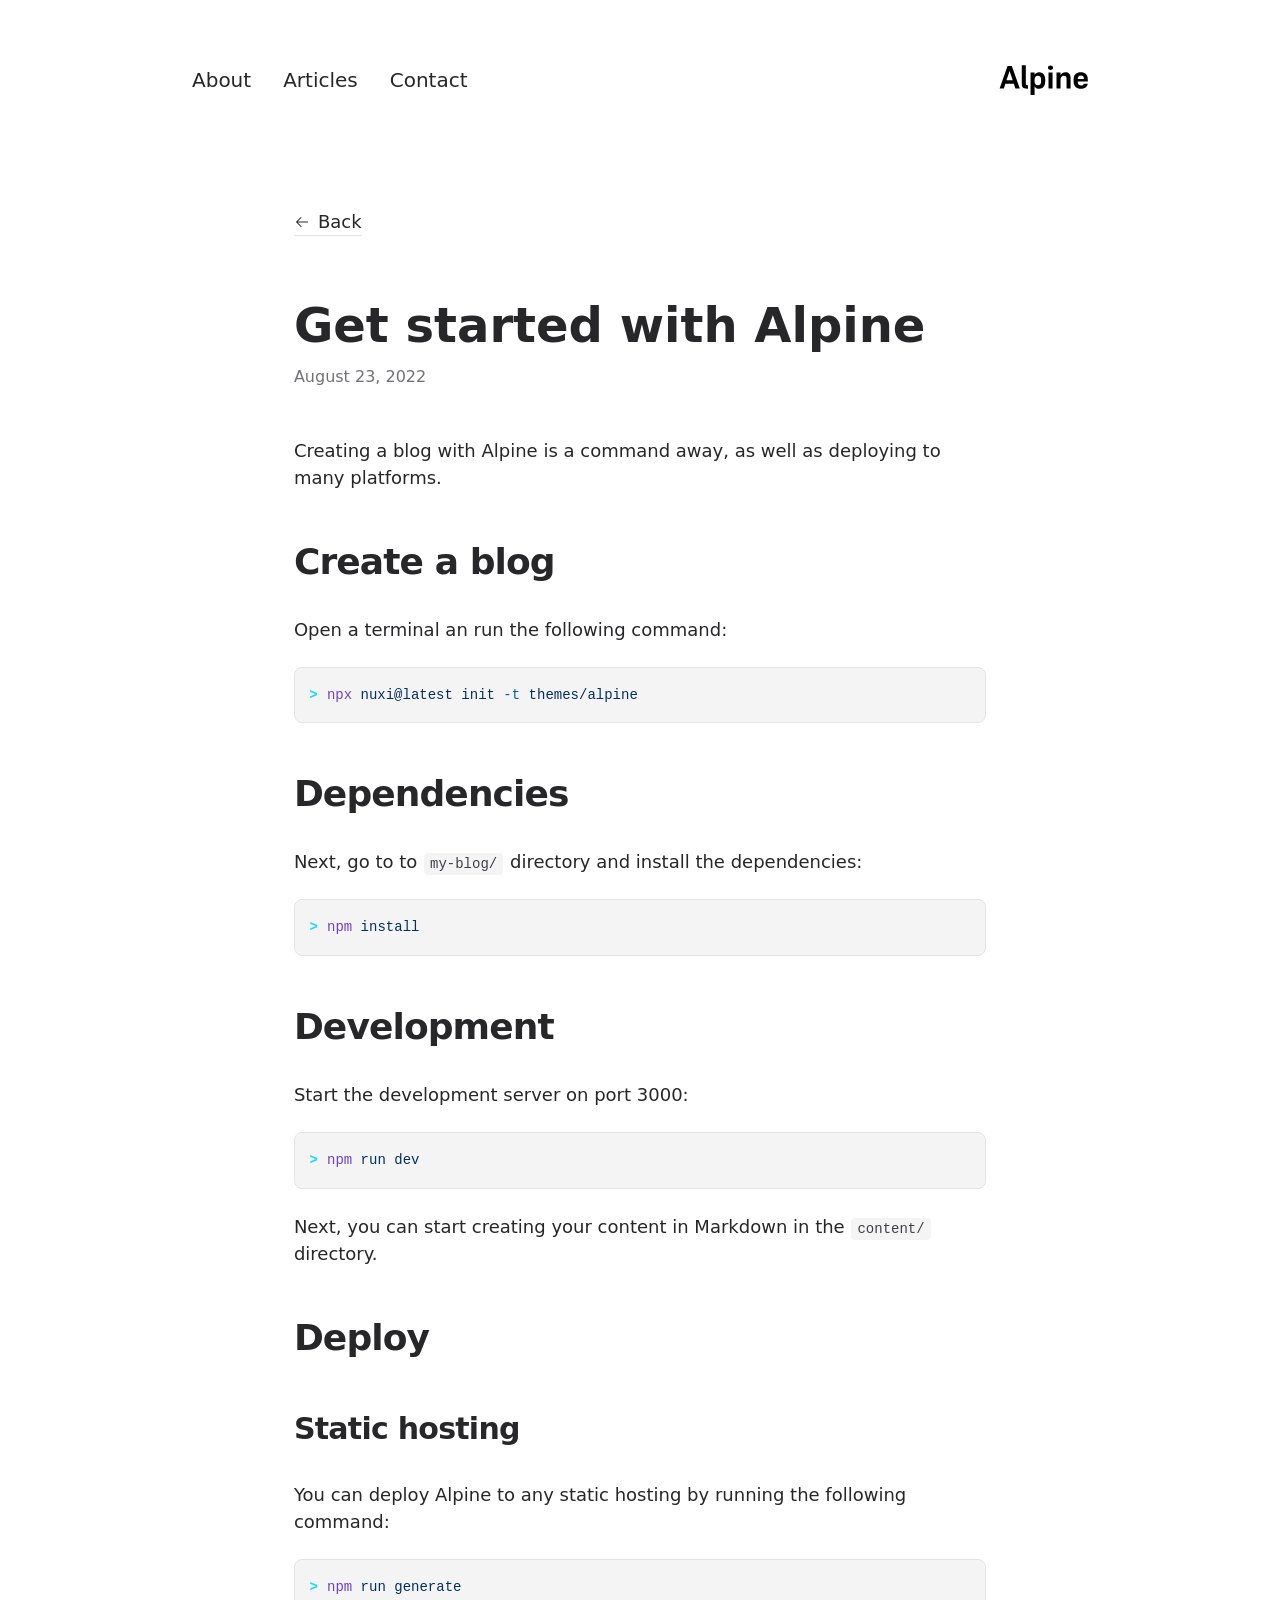
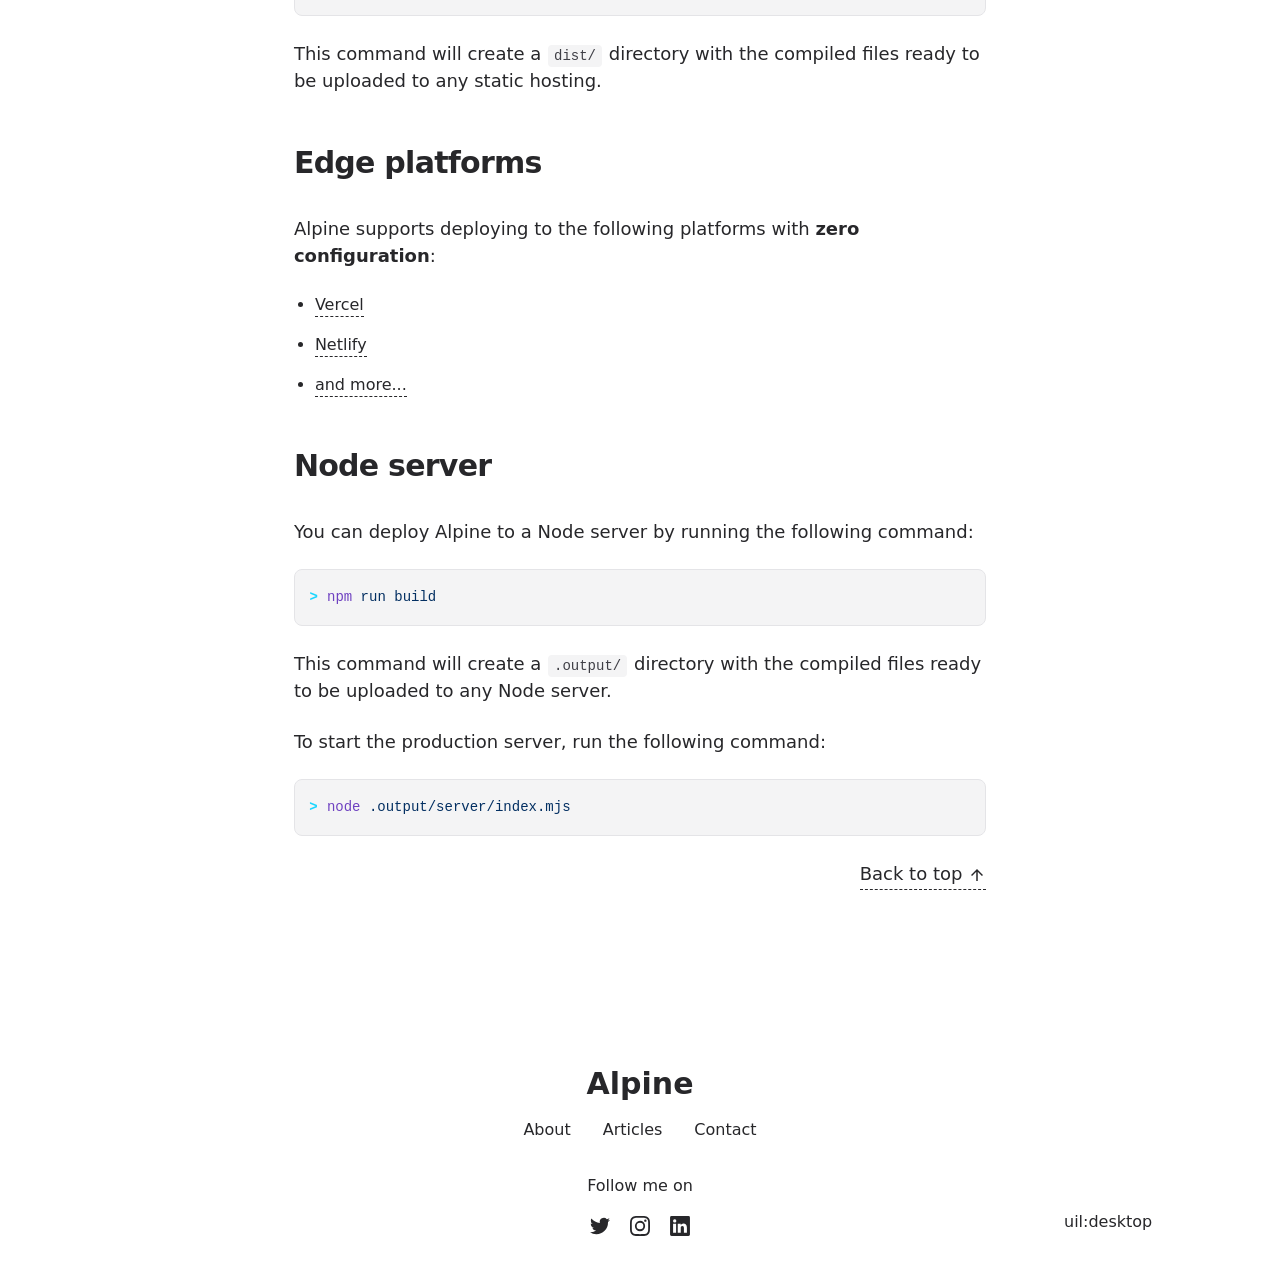
<file: articles/get-started/index.html>
<!DOCTYPE html><html  lang="en"><head><meta charset="utf-8">
<meta name="viewport" content="width=device-width, initial-scale=1">
<title>Get started with Alpine</title>
<meta name="twitter:card" content="summary_large_image">
<meta property="og:image:width" content="400">
<meta property="og:image:height" content="300">
<meta property="og:image:alt" content="An image showcasing my project.">
<meta property="og:title" content="Get started with Alpine">
<meta name="description" content="Creating a blog with Alpine is a command away, as well as deploying to many platforms.">
<meta property="og:description" content="Creating a blog with Alpine is a command away, as well as deploying to many platforms.">
<meta property="og:image" content="/articles/get-started.webp">
<link rel="preload" as="fetch" crossorigin="anonymous" href="/articles/get-started/_payload.json?9ff4f813-c767-48b1-9095-1be5b3efc911">
<link rel="stylesheet" href="/_nuxt/entry.pyhnkjga.css">
<link rel="stylesheet" href="/_nuxt/DocumentDrivenNotFound.DhweOwh_.css">
<link rel="stylesheet" href="/_nuxt/article.B-KtgFcq.css">
<link rel="stylesheet" href="/_nuxt/ProseA.0iM_ljxs.css">
<link rel="stylesheet" href="/_nuxt/ProseH1.CXWA9IRa.css">
<link rel="stylesheet" href="/_nuxt/ProseP.CI2GCT6a.css">
<link rel="stylesheet" href="/_nuxt/ProseH2.DnOPLLYx.css">
<link rel="stylesheet" href="/_nuxt/ProsePre.CchFRBtv.css">
<link rel="stylesheet" href="/_nuxt/ProseCode.Ck7yK1LK.css">
<link rel="stylesheet" href="/_nuxt/ProseCodeInline.Ddg5fkcF.css">
<link rel="stylesheet" href="/_nuxt/ProseH3.Cd7gUa95.css">
<link rel="stylesheet" href="/_nuxt/ProseStrong.D7GPjLLG.css">
<link rel="stylesheet" href="/_nuxt/ProseUl.Ct5UM3HH.css">
<link rel="stylesheet" href="/_nuxt/ProseLi.DksDr1y0.css">
<link rel="modulepreload" as="script" crossorigin href="/_nuxt/CyPUwZUZ.js">
<link rel="modulepreload" as="script" crossorigin href="/_nuxt/BT5cQQvV.js">
<link rel="modulepreload" as="script" crossorigin href="/_nuxt/BN36ehHR.js">
<link rel="modulepreload" as="script" crossorigin href="/_nuxt/BKVTsAfQ.js">
<link rel="modulepreload" as="script" crossorigin href="/_nuxt/mfva_6GW.js">
<link rel="modulepreload" as="script" crossorigin href="/_nuxt/83_IIoJ-.js">
<link rel="modulepreload" as="script" crossorigin href="/_nuxt/CnbmmAjy.js">
<link rel="modulepreload" as="script" crossorigin href="/_nuxt/DfNk5R1v.js">
<link rel="modulepreload" as="script" crossorigin href="/_nuxt/Bday77me.js">
<link rel="modulepreload" as="script" crossorigin href="/_nuxt/BcWussCh.js">
<link rel="modulepreload" as="script" crossorigin href="/_nuxt/CSd5-YKJ.js">
<link rel="modulepreload" as="script" crossorigin href="/_nuxt/D_UfxngN.js">
<link rel="modulepreload" as="script" crossorigin href="/_nuxt/ClaG4oxe.js">
<link rel="modulepreload" as="script" crossorigin href="/_nuxt/BtY1Cwn6.js">
<link rel="modulepreload" as="script" crossorigin href="/_nuxt/CDIuI6BP.js">
<link rel="modulepreload" as="script" crossorigin href="/_nuxt/B48Um5ZK.js">
<link rel="modulepreload" as="script" crossorigin href="/_nuxt/U8H869CV.js">
<link rel="modulepreload" as="script" crossorigin href="/_nuxt/IzZK0lmx.js">
<link rel="modulepreload" as="script" crossorigin href="/_nuxt/7oBKGjJr.js">
<link rel="modulepreload" as="script" crossorigin href="/_nuxt/zBu8JCGk.js">
<link rel="modulepreload" as="script" crossorigin href="/_nuxt/DYtlQrtP.js">
<link rel="prefetch" as="script" crossorigin href="/_nuxt/DM9KY-6F.js">
<link rel="prefetch" as="script" crossorigin href="/_nuxt/G703h0KS.js">
<link rel="prefetch" as="script" crossorigin href="/_nuxt/Z9RYaPxV.js">
<link rel="prefetch" as="style" href="/_nuxt/useStudio.DzA-IoZ4.css">
<link rel="prefetch" as="script" crossorigin href="/_nuxt/Da2Jk_7A.js">
<link rel="prefetch" as="style" href="/_nuxt/error-404.Bwq3Qtp8.css">
<link rel="prefetch" as="script" crossorigin href="/_nuxt/d-aqjYNd.js">
<link rel="prefetch" as="style" href="/_nuxt/error-500.C69HPPxN.css">
<link rel="prefetch" as="script" crossorigin href="/_nuxt/UmR_tbh1.js">
<script type="module" src="/_nuxt/CyPUwZUZ.js" crossorigin></script><style id="pinceau-runtime-hydratable">@media{.phy[--]{--puid:CmwXbS-v;}.pv-0BSutw{max-width:var(--elements-container-maxWidth);padding-left:var(--elements-container-padding-mobile);padding-right:var(--elements-container-padding-mobile);}@media (min-width: 475px){.pv-0BSutw{padding-left:var(--elements-container-padding-xs);padding-right:var(--elements-container-padding-xs);}}@media (min-width: 640px){.pv-0BSutw{padding-left:var(--elements-container-padding-sm);padding-right:var(--elements-container-padding-sm);}}@media (min-width: 768px){.pv-0BSutw{padding-left:var(--elements-container-padding-md);padding-right:var(--elements-container-padding-md);}}} </style><style id="pinceau-theme">@media { :root {--pinceau-mq: initial; --alpine-readableLine: 68ch;--alpine-backdrop-backgroundColor: #f4f4f5b3;--prose-code-inline-padding: 0.2rem 0.375rem 0.2rem 0.375rem;--prose-code-block-backdropFilter: contrast(1);--prose-code-block-border-style: solid;--prose-code-block-border-width: 1px;--prose-tbody-tr-borderBottom-style: dashed;--prose-tbody-tr-borderBottom-width: 1px;--prose-th-textAlign: inherit;--prose-thead-borderBottom-style: solid;--prose-thead-borderBottom-width: 1px;--prose-thead-border-style: solid;--prose-thead-border-width: 0px;--prose-table-textAlign: start;--prose-hr-width: 1px;--prose-hr-style: solid;--prose-li-listStylePosition: outside;--prose-ol-li-markerColor: currentColor;--prose-ol-paddingInlineStart: 21px;--prose-ol-listStyleType: decimal;--prose-ul-li-markerColor: currentColor;--prose-ul-paddingInlineStart: 21px;--prose-ul-listStyleType: disc;--prose-blockquote-border-style: solid;--prose-blockquote-border-width: 4px;--prose-blockquote-quotes: '201C' '201D' '2018' '2019';--prose-blockquote-paddingInlineStart: 24px;--prose-a-code-color-hover: currentColor;--prose-a-code-color-static: currentColor;--prose-a-hasCode-borderBottom: none;--prose-a-border-distance: 2px;--prose-a-border-color-hover: currentColor;--prose-a-border-color-static: currentColor;--prose-a-border-style-hover: solid;--prose-a-border-style-static: dashed;--prose-a-border-width: 1px;--prose-a-color-static: inherit;--prose-a-textDecoration: none;--prose-h6-margin: 3rem 0 2rem;--prose-h5-margin: 3rem 0 2rem;--prose-h4-margin: 3rem 0 2rem;--prose-h3-margin: 3rem 0 2rem;--prose-h2-margin: 3rem 0 2rem;--prose-h1-margin: 0 0 2rem;--prose-p-fontSize: 18px;--typography-lead-loose: 2;--typography-lead-relaxed: 1.625;--typography-lead-normal: 1.5;--typography-lead-snug: 1.375;--typography-lead-tight: 1.25;--typography-lead-none: 1;--typography-lead-10: 2.5rem;--typography-lead-9: 2.25rem;--typography-lead-8: 2rem;--typography-lead-7: 1.75rem;--typography-lead-6: 1.5rem;--typography-lead-5: 1.25rem;--typography-lead-4: 1rem;--typography-lead-3: .75rem;--typography-lead-2: .5rem;--typography-lead-1: .025rem;--typography-fontWeight-black: 900;--typography-fontWeight-extrabold: 800;--typography-fontWeight-bold: 700;--typography-fontWeight-semibold: 600;--typography-fontWeight-medium: 500;--typography-fontWeight-normal: 400;--typography-fontWeight-light: 300;--typography-fontWeight-extralight: 200;--typography-fontWeight-thin: 100;--typography-fontSize-9xl: 128px;--typography-fontSize-8xl: 96px;--typography-fontSize-7xl: 72px;--typography-fontSize-6xl: 60px;--typography-fontSize-5xl: 48px;--typography-fontSize-4xl: 36px;--typography-fontSize-3xl: 30px;--typography-fontSize-2xl: 24px;--typography-fontSize-xl: 20px;--typography-fontSize-lg: 18px;--typography-fontSize-base: 16px;--typography-fontSize-sm: 14px;--typography-fontSize-xs: 12px;--typography-letterSpacing-wide: 0.025em;--typography-letterSpacing-tight: -0.025em;--typography-verticalMargin-base: 24px;--typography-verticalMargin-sm: 16px;--elements-border-secondary-hover: [object Object];--elements-backdrop-background: #fffc;--elements-backdrop-filter: saturate(200%) blur(20px);--elements-container-maxWidth: 64rem;--lead-loose: 2;--lead-relaxed: 1.625;--lead-normal: 1.5;--lead-snug: 1.375;--lead-tight: 1.25;--lead-none: 1;--lead-10: 2.5rem;--lead-9: 2.25rem;--lead-8: 2rem;--lead-7: 1.75rem;--lead-6: 1.5rem;--lead-5: 1.25rem;--lead-4: 1rem;--lead-3: .75rem;--lead-2: .5rem;--lead-1: .025rem;--letterSpacing-widest: 0.1em;--letterSpacing-wider: 0.05em;--letterSpacing-wide: 0.025em;--letterSpacing-normal: 0em;--letterSpacing-tight: -0.025em;--letterSpacing-tighter: -0.05em;--fontSize-9xl: 8rem;--fontSize-8xl: 6rem;--fontSize-7xl: 4.5rem;--fontSize-6xl: 3.75rem;--fontSize-5xl: 3rem;--fontSize-4xl: 2.25rem;--fontSize-3xl: 1.875rem;--fontSize-2xl: 1.5rem;--fontSize-xl: 1.25rem;--fontSize-lg: 1.125rem;--fontSize-base: 1rem;--fontSize-sm: 0.875rem;--fontSize-xs: 0.75rem;--fontWeight-black: 900;--fontWeight-extrabold: 800;--fontWeight-bold: 700;--fontWeight-semibold: 600;--fontWeight-medium: 500;--fontWeight-normal: 400;--fontWeight-light: 300;--fontWeight-extralight: 200;--fontWeight-thin: 100;--font-mono: ui-monospace, SFMono-Regular, Menlo, Monaco, Consolas, Liberation Mono, Courier New, monospace;--font-serif: ui-serif, Georgia, Cambria, Times New Roman, Times, serif;--font-sans: ui-sans-serif, system-ui, -apple-system, BlinkMacSystemFont, Segoe UI, Roboto, Helvetica Neue, Arial, Noto Sans, sans-serif, Apple Color Emoji, Segoe UI Emoji, Segoe UI Symbol, Noto Color Emoji;--opacity-total: 1;--opacity-high: 0.8;--opacity-medium: 0.5;--opacity-soft: 0.3;--opacity-light: 0.15;--opacity-bright: 0.1;--opacity-noOpacity: 0;--borderWidth-lg: 3px;--borderWidth-md: 2px;--borderWidth-sm: 1px;--borderWidth-noBorder: 0;--space-rem-875: 0.875rem;--space-rem-625: 0.625rem;--space-rem-375: 0.375rem;--space-rem-125: 0.125rem;--space-px: 1px;--space-128: 32rem;--space-96: 24rem;--space-80: 20rem;--space-72: 18rem;--space-64: 16rem;--space-60: 15rem;--space-56: 14rem;--space-52: 13rem;--space-48: 12rem;--space-44: 11rem;--space-40: 10rem;--space-36: 9rem;--space-32: 8rem;--space-28: 7rem;--space-24: 6rem;--space-20: 5rem;--space-16: 4rem;--space-14: 3.5rem;--space-12: 3rem;--space-11: 2.75rem;--space-10: 2.5rem;--space-9: 2.25rem;--space-8: 2rem;--space-7: 1.75rem;--space-6: 1.5rem;--space-5: 1.25rem;--space-4: 1rem;--space-3: 0.75rem;--space-2: 0.5rem;--space-1: 0.25rem;--space-0: 0px;--size-full: 100%;--size-7xl: 80rem;--size-6xl: 72rem;--size-5xl: 64rem;--size-4xl: 56rem;--size-3xl: 48rem;--size-2xl: 42rem;--size-xl: 36rem;--size-lg: 32rem;--size-md: 28rem;--size-sm: 24rem;--size-xs: 20rem;--size-200: 200px;--size-104: 104px;--size-80: 80px;--size-64: 64px;--size-56: 56px;--size-48: 48px;--size-40: 40px;--size-32: 32px;--size-24: 24px;--size-20: 20px;--size-16: 16px;--size-12: 12px;--size-8: 8px;--size-6: 6px;--size-4: 4px;--size-2: 2px;--size-0: 0px;--radii-full: 9999px;--radii-3xl: 1.75rem;--radii-2xl: 1.5rem;--radii-xl: 1rem;--radii-lg: 0.75rem;--radii-md: 0.5rem;--radii-sm: 0.375rem;--radii-xs: 0.25rem;--radii-2xs: 0.125rem;--radii-none: 0px;--shadow-none: 0px 0px 0px 0px transparent;--shadow-lg: 0px 10px 15px -3px #000000, 0px 4px 6px -4px #000000;--shadow-md: 0px 4px 6px -1px #000000, 0px 2px 4px -2px #000000;--shadow-sm: 0px 1px 3px 0px #000000, 0px 1px 2px -1px #000000;--shadow-xs: 0px 1px 2px 0px #000000;--height-screen: 100vh;--width-screen: 100vw;--color-primary-900: #002e38;--color-primary-800: #005c70;--color-primary-700: #008aa9;--color-primary-600: #00b9e1;--color-primary-500: #1ad6ff;--color-primary-400: #40ddff;--color-primary-300: #66e4ff;--color-primary-200: #8deaff;--color-primary-100: #b3f1ff;--color-primary-50: #d9f8ff;--color-ruby-900: #380011;--color-ruby-800: #700021;--color-ruby-700: #a90032;--color-ruby-600: #e10043;--color-ruby-500: #ff1a5e;--color-ruby-400: #ff4079;--color-ruby-300: #ff6694;--color-ruby-200: #ff8dae;--color-ruby-100: #ffb3c9;--color-ruby-50: #ffd9e4;--color-pink-900: #380025;--color-pink-800: #70004b;--color-pink-700: #a90070;--color-pink-600: #e10095;--color-pink-500: #ff1ab2;--color-pink-400: #ff40bf;--color-pink-300: #ff66cc;--color-pink-200: #ff8dd8;--color-pink-100: #ffb3e5;--color-pink-50: #ffd9f2;--color-purple-900: #190038;--color-purple-800: #330070;--color-purple-700: #4c00a9;--color-purple-600: #6500e1;--color-purple-500: #811aff;--color-purple-400: #9640ff;--color-purple-300: #ab66ff;--color-purple-200: #c08dff;--color-purple-100: #d5b3ff;--color-purple-50: #ead9ff;--color-royalblue-900: #0b0531;--color-royalblue-800: #160a62;--color-royalblue-700: #211093;--color-royalblue-600: #2c15c4;--color-royalblue-500: #4127e8;--color-royalblue-400: #614bec;--color-royalblue-300: #806ff0;--color-royalblue-200: #a093f3;--color-royalblue-100: #c0b7f7;--color-royalblue-50: #dfdbfb;--color-indigoblue-900: #001238;--color-indigoblue-800: #002370;--color-indigoblue-700: #0035a9;--color-indigoblue-600: #0047e1;--color-indigoblue-500: #1a62ff;--color-indigoblue-400: #407cff;--color-indigoblue-300: #6696ff;--color-indigoblue-200: #8db0ff;--color-indigoblue-100: #b3cbff;--color-indigoblue-50: #d9e5ff;--color-blue-900: #002438;--color-blue-800: #004870;--color-blue-700: #006ca9;--color-blue-600: #0090e1;--color-blue-500: #1aadff;--color-blue-400: #40bbff;--color-blue-300: #66c8ff;--color-blue-200: #8dd6ff;--color-blue-100: #b3e4ff;--color-blue-50: #d9f1ff;--color-lightblue-900: #002e38;--color-lightblue-800: #005c70;--color-lightblue-700: #008aa9;--color-lightblue-600: #00b9e1;--color-lightblue-500: #1ad6ff;--color-lightblue-400: #40ddff;--color-lightblue-300: #66e4ff;--color-lightblue-200: #8deaff;--color-lightblue-100: #b3f1ff;--color-lightblue-50: #d9f8ff;--color-teal-900: #062a28;--color-teal-800: #0b544f;--color-teal-700: #117d77;--color-teal-600: #16a79e;--color-teal-500: #1cd1c6;--color-teal-400: #36e4da;--color-teal-300: #5fe9e1;--color-teal-200: #87efe9;--color-teal-100: #aff4f0;--color-teal-50: #d7faf8;--color-pear-900: #2a2b09;--color-pear-800: #545512;--color-pear-700: #7e801b;--color-pear-600: #a8aa24;--color-pear-500: #d0d32f;--color-pear-400: #d8da52;--color-pear-300: #e0e274;--color-pear-200: #e8e997;--color-pear-100: #eff0ba;--color-pear-50: #f7f8dc;--color-red-900: #380300;--color-red-800: #700700;--color-red-700: #a90a00;--color-red-600: #e10e00;--color-red-500: #ff281a;--color-red-400: #ff4c40;--color-red-300: #ff7066;--color-red-200: #ff948d;--color-red-100: #ffb7b3;--color-red-50: #ffdbd9;--color-orange-900: #381800;--color-orange-800: #702f00;--color-orange-700: #a94700;--color-orange-600: #e15e00;--color-orange-500: #ff7a1a;--color-orange-400: #ff9040;--color-orange-300: #ffa666;--color-orange-200: #ffbd8d;--color-orange-100: #ffd3b3;--color-orange-50: #ffe9d9;--color-yellow-900: #362b03;--color-yellow-800: #6d5605;--color-yellow-700: #a38108;--color-yellow-600: #daac0a;--color-yellow-500: #f5c828;--color-yellow-400: #f7d14c;--color-yellow-300: #f8da70;--color-yellow-200: #fae393;--color-yellow-100: #fcedb7;--color-yellow-50: #fdf6db;--color-green-900: #003f25;--color-green-800: #005e38;--color-green-700: #007e4a;--color-green-600: #009d5d;--color-green-500: #00bd6f;--color-green-400: #00dc82;--color-green-300: #30ffaa;--color-green-200: #83ffcc;--color-green-100: #acffdd;--color-green-50: #d6ffee;--color-gray-900: #18181B;--color-gray-800: #27272A;--color-gray-700: #3f3f46;--color-gray-600: #52525B;--color-gray-500: #71717A;--color-gray-400: #a1a1aa;--color-gray-300: #D4d4d8;--color-gray-200: #e4e4e7;--color-gray-100: #f4f4f5;--color-gray-50: #fafafa;--color-black: #0c0c0d;--color-white: #FFFFFF;--media-portrait: only screen and (orientation: portrait);--media-landscape: only screen and (orientation: landscape);--media-rm: (prefers-reduced-motion: reduce);--media-2xl: (min-width: 1536px);--media-xl: (min-width: 1280px);--media-lg: (min-width: 1024px);--media-md: (min-width: 768px);--media-sm: (min-width: 640px);--media-xs: (min-width: 475px);--alpine-body-color: var(--color-gray-800);--alpine-body-backgroundColor: var(--color-white);--prose-code-inline-fontWeight: var(--typography-fontWeight-normal);--prose-code-inline-fontSize: var(--typography-fontSize-sm);--prose-code-inline-borderRadius: var(--radii-xs);--prose-code-block-pre-padding: var(--typography-verticalMargin-sm);--prose-code-block-margin: var(--typography-verticalMargin-base) 0;--prose-code-block-fontSize: var(--typography-fontSize-sm);--prose-tbody-code-inline-fontSize: var(--typography-fontSize-sm);--prose-tbody-td-padding: var(--typography-verticalMargin-sm);--prose-th-fontWeight: var(--typography-fontWeight-semibold);--prose-th-padding: 0 var(--typography-verticalMargin-sm) var(--typography-verticalMargin-sm) var(--typography-verticalMargin-sm);--prose-table-lineHeight: var(--typography-lead-6);--prose-table-fontSize: var(--typography-fontSize-sm);--prose-table-margin: var(--typography-verticalMargin-base) 0;--prose-hr-margin: var(--typography-verticalMargin-base) 0;--prose-li-margin: var(--typography-verticalMargin-sm) 0;--prose-ol-margin: var(--typography-verticalMargin-base) 0;--prose-ul-margin: var(--typography-verticalMargin-base) 0;--prose-blockquote-margin: var(--typography-verticalMargin-base) 0;--prose-a-code-border-style: var(--prose-a-border-style-static);--prose-a-code-border-width: var(--prose-a-border-width);--prose-a-fontWeight: var(--typography-fontWeight-medium);--prose-img-margin: var(--typography-verticalMargin-base) 0;--prose-strong-fontWeight: var(--typography-fontWeight-semibold);--prose-h6-iconSize: var(--typography-fontSize-base);--prose-h6-fontWeight: var(--typography-fontWeight-semibold);--prose-h6-lineHeight: var(--typography-lead-normal);--prose-h6-fontSize: var(--typography-fontSize-lg);--prose-h5-iconSize: var(--typography-fontSize-lg);--prose-h5-fontWeight: var(--typography-fontWeight-semibold);--prose-h5-lineHeight: var(--typography-lead-snug);--prose-h5-fontSize: var(--typography-fontSize-xl);--prose-h4-iconSize: var(--typography-fontSize-lg);--prose-h4-letterSpacing: var(--typography-letterSpacing-tight);--prose-h4-fontWeight: var(--typography-fontWeight-semibold);--prose-h4-lineHeight: var(--typography-lead-snug);--prose-h4-fontSize: var(--typography-fontSize-2xl);--prose-h3-iconSize: var(--typography-fontSize-xl);--prose-h3-letterSpacing: var(--typography-letterSpacing-tight);--prose-h3-fontWeight: var(--typography-fontWeight-semibold);--prose-h3-lineHeight: var(--typography-lead-snug);--prose-h3-fontSize: var(--typography-fontSize-3xl);--prose-h2-iconSize: var(--typography-fontSize-2xl);--prose-h2-letterSpacing: var(--typography-letterSpacing-tight);--prose-h2-fontWeight: var(--typography-fontWeight-semibold);--prose-h2-lineHeight: var(--typography-lead-tight);--prose-h2-fontSize: var(--typography-fontSize-4xl);--prose-h1-iconSize: var(--typography-fontSize-3xl);--prose-h1-letterSpacing: var(--typography-letterSpacing-tight);--prose-h1-fontWeight: var(--typography-fontWeight-bold);--prose-h1-lineHeight: var(--typography-lead-tight);--prose-h1-fontSize: var(--typography-fontSize-5xl);--prose-p-br-margin: var(--typography-verticalMargin-base) 0 0 0;--prose-p-margin: var(--typography-verticalMargin-base) 0;--prose-p-lineHeight: var(--typography-lead-normal);--typography-color-primary-900: var(--color-primary-900);--typography-color-primary-800: var(--color-primary-800);--typography-color-primary-700: var(--color-primary-700);--typography-color-primary-600: var(--color-primary-600);--typography-color-primary-500: var(--color-primary-500);--typography-color-primary-400: var(--color-primary-400);--typography-color-primary-300: var(--color-primary-300);--typography-color-primary-200: var(--color-primary-200);--typography-color-primary-100: var(--color-primary-100);--typography-color-primary-50: var(--color-primary-50);--typography-font-code: var(--font-mono);--typography-font-body: var(--font-sans);--typography-font-display: var(--font-sans);--typography-body-backgroundColor: var(--color-white);--typography-body-color: var(--color-black);--elements-state-danger-borderColor-secondary: var(--color-red-200);--elements-state-danger-borderColor-primary: var(--color-red-100);--elements-state-danger-backgroundColor-secondary: var(--color-red-100);--elements-state-danger-backgroundColor-primary: var(--color-red-50);--elements-state-danger-color-secondary: var(--color-red-600);--elements-state-danger-color-primary: var(--color-red-500);--elements-state-warning-borderColor-secondary: var(--color-yellow-200);--elements-state-warning-borderColor-primary: var(--color-yellow-100);--elements-state-warning-backgroundColor-secondary: var(--color-yellow-100);--elements-state-warning-backgroundColor-primary: var(--color-yellow-50);--elements-state-warning-color-secondary: var(--color-yellow-700);--elements-state-warning-color-primary: var(--color-yellow-600);--elements-state-success-borderColor-secondary: var(--color-green-200);--elements-state-success-borderColor-primary: var(--color-green-100);--elements-state-success-backgroundColor-secondary: var(--color-green-100);--elements-state-success-backgroundColor-primary: var(--color-green-50);--elements-state-success-color-secondary: var(--color-green-600);--elements-state-success-color-primary: var(--color-green-500);--elements-state-info-borderColor-secondary: var(--color-blue-200);--elements-state-info-borderColor-primary: var(--color-blue-100);--elements-state-info-backgroundColor-secondary: var(--color-blue-100);--elements-state-info-backgroundColor-primary: var(--color-blue-50);--elements-state-info-color-secondary: var(--color-blue-600);--elements-state-info-color-primary: var(--color-blue-500);--elements-state-primary-borderColor-secondary: var(--color-primary-200);--elements-state-primary-borderColor-primary: var(--color-primary-100);--elements-state-primary-backgroundColor-secondary: var(--color-primary-100);--elements-state-primary-backgroundColor-primary: var(--color-primary-50);--elements-state-primary-color-secondary: var(--color-primary-700);--elements-state-primary-color-primary: var(--color-primary-600);--elements-surface-secondary-backgroundColor: var(--color-gray-200);--elements-surface-primary-backgroundColor: var(--color-gray-100);--elements-surface-background-base: var(--color-gray-100);--elements-border-secondary-static: var(--color-gray-200);--elements-border-primary-hover: var(--color-gray-200);--elements-border-primary-static: var(--color-gray-100);--elements-container-padding-md: var(--space-16);--elements-container-padding-sm: var(--space-12);--elements-container-padding-xs: var(--space-8);--elements-container-padding-mobile: var(--space-6);--elements-text-secondary-color-hover: var(--color-gray-700);--elements-text-secondary-color-static: var(--color-gray-500);--elements-text-primary-color-static: var(--color-gray-900);--text-6xl-lineHeight: var(--lead-none);--text-6xl-fontSize: var(--fontSize-6xl);--text-5xl-lineHeight: var(--lead-none);--text-5xl-fontSize: var(--fontSize-5xl);--text-4xl-lineHeight: var(--lead-10);--text-4xl-fontSize: var(--fontSize-4xl);--text-3xl-lineHeight: var(--lead-9);--text-3xl-fontSize: var(--fontSize-3xl);--text-2xl-lineHeight: var(--lead-8);--text-2xl-fontSize: var(--fontSize-2xl);--text-xl-lineHeight: var(--lead-7);--text-xl-fontSize: var(--fontSize-xl);--text-lg-lineHeight: var(--lead-7);--text-lg-fontSize: var(--fontSize-lg);--text-base-lineHeight: var(--lead-6);--text-base-fontSize: var(--fontSize-base);--text-sm-lineHeight: var(--lead-5);--text-sm-fontSize: var(--fontSize-sm);--text-xs-lineHeight: var(--lead-4);--text-xs-fontSize: var(--fontSize-xs);--shadow-2xl: 0px 25px 50px -12px var(--color-gray-900);--shadow-xl: 0px 20px 25px -5px var(--color-gray-400), 0px 8px 10px -6px #000000;--color-secondary-900: var(--color-gray-900);--color-secondary-800: var(--color-gray-800);--color-secondary-700: var(--color-gray-700);--color-secondary-600: var(--color-gray-600);--color-secondary-500: var(--color-gray-500);--color-secondary-400: var(--color-gray-400);--color-secondary-300: var(--color-gray-300);--color-secondary-200: var(--color-gray-200);--color-secondary-100: var(--color-gray-100);--color-secondary-50: var(--color-gray-50);--prose-a-code-background-hover: var(--typography-color-primary-50);--prose-a-code-border-color-hover: var(--typography-color-primary-500);--prose-a-color-hover: var(--typography-color-primary-500);--typography-color-secondary-900: var(--color-secondary-900);--typography-color-secondary-800: var(--color-secondary-800);--typography-color-secondary-700: var(--color-secondary-700);--typography-color-secondary-600: var(--color-secondary-600);--typography-color-secondary-500: var(--color-secondary-500);--typography-color-secondary-400: var(--color-secondary-400);--typography-color-secondary-300: var(--color-secondary-300);--typography-color-secondary-200: var(--color-secondary-200);--typography-color-secondary-100: var(--color-secondary-100);--typography-color-secondary-50: var(--color-secondary-50);--prose-code-inline-backgroundColor: var(--typography-color-secondary-100);--prose-code-inline-color: var(--typography-color-secondary-700);--prose-code-block-backgroundColor: var(--typography-color-secondary-100);--prose-code-block-color: var(--typography-color-secondary-700);--prose-code-block-border-color: var(--typography-color-secondary-200);--prose-tbody-tr-borderBottom-color: var(--typography-color-secondary-200);--prose-th-color: var(--typography-color-secondary-600);--prose-thead-borderBottom-color: var(--typography-color-secondary-200);--prose-thead-border-color: var(--typography-color-secondary-300);--prose-hr-color: var(--typography-color-secondary-200);--prose-blockquote-border-color: var(--typography-color-secondary-200);--prose-blockquote-color: var(--typography-color-secondary-500);--prose-a-code-border-color-static: var(--typography-color-secondary-400); } }@media { :root.dark {--pinceau-mq: dark; --alpine-backdrop-backgroundColor: #18181bb3;--prose-code-block-backdropFilter: contrast(1);--prose-ol-li-markerColor: currentColor;--prose-ul-li-markerColor: currentColor;--prose-a-code-color-hover: currentColor;--prose-a-code-color-static: currentColor;--prose-a-border-color-hover: currentColor;--prose-a-border-color-static: currentColor;--prose-a-color-static: inherit;--elements-backdrop-background: #0c0d0ccc;--alpine-body-color: var(--color-gray-200);--alpine-body-backgroundColor: var(--color-black);--typography-body-backgroundColor: var(--color-black);--typography-body-color: var(--color-white);--elements-state-danger-borderColor-secondary: var(--color-red-700);--elements-state-danger-borderColor-primary: var(--color-red-800);--elements-state-danger-backgroundColor-secondary: var(--color-red-800);--elements-state-danger-backgroundColor-primary: var(--color-red-900);--elements-state-danger-color-secondary: var(--color-red-200);--elements-state-danger-color-primary: var(--color-red-300);--elements-state-warning-borderColor-secondary: var(--color-yellow-700);--elements-state-warning-borderColor-primary: var(--color-yellow-800);--elements-state-warning-backgroundColor-secondary: var(--color-yellow-800);--elements-state-warning-backgroundColor-primary: var(--color-yellow-900);--elements-state-warning-color-secondary: var(--color-yellow-200);--elements-state-warning-color-primary: var(--color-yellow-400);--elements-state-success-borderColor-secondary: var(--color-green-700);--elements-state-success-borderColor-primary: var(--color-green-800);--elements-state-success-backgroundColor-secondary: var(--color-green-800);--elements-state-success-backgroundColor-primary: var(--color-green-900);--elements-state-success-color-secondary: var(--color-green-200);--elements-state-success-color-primary: var(--color-green-400);--elements-state-info-borderColor-secondary: var(--color-blue-700);--elements-state-info-borderColor-primary: var(--color-blue-800);--elements-state-info-backgroundColor-secondary: var(--color-blue-800);--elements-state-info-backgroundColor-primary: var(--color-blue-900);--elements-state-info-color-secondary: var(--color-blue-200);--elements-state-info-color-primary: var(--color-blue-400);--elements-state-primary-borderColor-secondary: var(--color-primary-700);--elements-state-primary-borderColor-primary: var(--color-primary-800);--elements-state-primary-backgroundColor-secondary: var(--color-primary-800);--elements-state-primary-backgroundColor-primary: var(--color-primary-900);--elements-state-primary-color-secondary: var(--color-primary-200);--elements-state-primary-color-primary: var(--color-primary-400);--elements-surface-secondary-backgroundColor: var(--color-gray-800);--elements-surface-primary-backgroundColor: var(--color-gray-900);--elements-surface-background-base: var(--color-gray-900);--elements-border-secondary-static: var(--color-gray-800);--elements-border-primary-hover: var(--color-gray-800);--elements-border-primary-static: var(--color-gray-900);--elements-text-secondary-color-hover: var(--color-gray-200);--elements-text-secondary-color-static: var(--color-gray-400);--elements-text-primary-color-static: var(--color-gray-50);--prose-a-code-background-hover: var(--typography-color-primary-900);--prose-a-code-border-color-hover: var(--typography-color-primary-600);--prose-a-color-hover: var(--typography-color-primary-400);--prose-code-inline-backgroundColor: var(--typography-color-secondary-800);--prose-code-inline-color: var(--typography-color-secondary-200);--prose-code-block-backgroundColor: var(--typography-color-secondary-900);--prose-code-block-color: var(--typography-color-secondary-200);--prose-code-block-border-color: var(--typography-color-secondary-800);--prose-tbody-tr-borderBottom-color: var(--typography-color-secondary-800);--prose-th-color: var(--typography-color-secondary-400);--prose-thead-borderBottom-color: var(--typography-color-secondary-800);--prose-thead-border-color: var(--typography-color-secondary-600);--prose-hr-color: var(--typography-color-secondary-800);--prose-blockquote-border-color: var(--typography-color-secondary-700);--prose-blockquote-color: var(--typography-color-secondary-400);--prose-a-code-border-color-static: var(--typography-color-secondary-600); } }</style><script>"use strict";(()=>{const a=window,e=document.documentElement,c=window.localStorage,d=["dark","light"],n=c&&c.getItem&&c.getItem("nuxt-color-mode")||"system";let l=n==="system"?f():n;const i=e.getAttribute("data-color-mode-forced");i&&(l=i),r(l),a["__NUXT_COLOR_MODE__"]={preference:n,value:l,getColorScheme:f,addColorScheme:r,removeColorScheme:u};function r(o){const t=""+o+"",s="";e.classList?e.classList.add(t):e.className+=" "+t,s&&e.setAttribute("data-"+s,o)}function u(o){const t=""+o+"",s="";e.classList?e.classList.remove(t):e.className=e.className.replace(new RegExp(t,"g"),""),s&&e.removeAttribute("data-"+s)}function m(o){return a.matchMedia("(prefers-color-scheme"+o+")")}function f(){if(a.matchMedia&&m("").media!=="not all"){for(const o of d)if(m(":"+o).matches)return o}return"light"}})();
</script></head><body><div id="__nuxt"><div class="container pv-0BSutw pc-CmwXbS app-layout" data-v-b5de449e data-v-98bd95b7><!--[--><div class="nuxt-progress" style="width:0%;height:3px;opacity:0;background-size:Infinity% auto;" data-v-b5de449e></div><header class="right" data-v-b5de449e data-v-d2647fcb><div class="menu" data-v-d2647fcb><button aria-label="Navigation Menu" data-v-d2647fcb><svg width="24" height="24" viewBox="0 0 68 68" fill="currentColor" xmlns="http://www.w3.org/2000/svg" data-v-d2647fcb><path d="M8 34C8 32.1362 8 31.2044 8.30448 30.4693C8.71046 29.4892 9.48915 28.7105 10.4693 28.3045C11.2044 28 12.1362 28 14 28C15.8638 28 16.7956 28 17.5307 28.3045C18.5108 28.7105 19.2895 29.4892 19.6955 30.4693C20 31.2044 20 32.1362 20 34C20 35.8638 20 36.7956 19.6955 37.5307C19.2895 38.5108 18.5108 39.2895 17.5307 39.6955C16.7956 40 15.8638 40 14 40C12.1362 40 11.2044 40 10.4693 39.6955C9.48915 39.2895 8.71046 38.5108 8.30448 37.5307C8 36.7956 8 35.8638 8 34Z" data-v-d2647fcb></path><path d="M28 34C28 32.1362 28 31.2044 28.3045 30.4693C28.7105 29.4892 29.4892 28.7105 30.4693 28.3045C31.2044 28 32.1362 28 34 28C35.8638 28 36.7956 28 37.5307 28.3045C38.5108 28.7105 39.2895 29.4892 39.6955 30.4693C40 31.2044 40 32.1362 40 34C40 35.8638 40 36.7956 39.6955 37.5307C39.2895 38.5108 38.5108 39.2895 37.5307 39.6955C36.7956 40 35.8638 40 34 40C32.1362 40 31.2044 40 30.4693 39.6955C29.4892 39.2895 28.7105 38.5108 28.3045 37.5307C28 36.7956 28 35.8638 28 34Z" data-v-d2647fcb></path><path d="M48 34C48 32.1362 48 31.2044 48.3045 30.4693C48.7105 29.4892 49.4892 28.7105 50.4693 28.3045C51.2044 28 52.1362 28 54 28C55.8638 28 56.7956 28 57.5307 28.3045C58.5108 28.7105 59.2895 29.4892 59.6955 30.4693C60 31.2044 60 32.1362 60 34C60 35.8638 60 36.7956 59.6955 37.5307C59.2895 38.5108 58.5108 39.2895 57.5307 39.6955C56.7956 40 55.8638 40 54 40C52.1362 40 51.2044 40 50.4693 39.6955C49.4892 39.2895 48.7105 38.5108 48.3045 37.5307C48 36.7956 48 35.8638 48 34Z" data-v-d2647fcb></path></svg></button></div><div class="overlay" data-v-d2647fcb><nav data-v-d2647fcb data-v-b3ee0519><ul data-v-b3ee0519><!--[--><li data-v-b3ee0519><a href="/" class="" data-v-b3ee0519><span class="underline-fx" data-v-b3ee0519></span> About</a></li><li data-v-b3ee0519><a href="/articles" class="" data-v-b3ee0519><span class="underline-fx" data-v-b3ee0519></span> Articles</a></li><li data-v-b3ee0519><a href="/contact" class="" data-v-b3ee0519><span class="underline-fx" data-v-b3ee0519></span> Contact</a></li><!--]--></ul></nav></div><div class="logo" data-v-d2647fcb><a href="/" class="" data-v-d2647fcb><img src="/logo-dark.svg" class="dark-img" alt="alpine" width="89" height="31" data-v-d2647fcb><img src="/logo.svg" class="light-img" alt="alpine" width="89" height="31" data-v-d2647fcb></a></div><div class="main-nav" data-v-d2647fcb><nav data-v-d2647fcb data-v-b3ee0519><ul data-v-b3ee0519><!--[--><li data-v-b3ee0519><a href="/" class="" data-v-b3ee0519><span class="underline-fx" data-v-b3ee0519></span> About</a></li><li data-v-b3ee0519><a href="/articles" class="" data-v-b3ee0519><span class="underline-fx" data-v-b3ee0519></span> Articles</a></li><li data-v-b3ee0519><a href="/contact" class="" data-v-b3ee0519><span class="underline-fx" data-v-b3ee0519></span> Contact</a></li><!--]--></ul></nav></div></header><!--[--><div class="document-driven-page"><article data-v-f93bfdfc><a href="/articles" class="back" data-v-f93bfdfc><svg xmlns="http://www.w3.org/2000/svg" xmlns:xlink="http://www.w3.org/1999/xlink" aria-hidden="true" role="img" class="icon" data-v-f93bfdfc style="" width="1em" height="1em" viewBox="0 0 256 256" data-v-cd5794d8><path fill="currentColor" d="M224 128a8 8 0 0 1-8 8H59.31l58.35 58.34a8 8 0 0 1-11.32 11.32l-72-72a8 8 0 0 1 0-11.32l72-72a8 8 0 0 1 11.32 11.32L59.31 120H216a8 8 0 0 1 8 8"/></svg><span data-v-f93bfdfc> Back </span></a><header data-v-f93bfdfc><h1 class="title" data-v-f93bfdfc>Get started with Alpine</h1><time datetime="2022-08-23T00:00:00.000Z" data-v-f93bfdfc>August 23, 2022</time></header><div class="prose" data-v-f93bfdfc><!--[--><div><h1 id="get-started-with-alpine" data-v-f02f9b77><a aria-current="page" href="/articles/get-started#get-started-with-alpine" class="router-link-active router-link-exact-active" data-v-f02f9b77><!--[-->Get started with Alpine<!--]--><!----></a></h1><p data-v-bc9b5591><!--[-->Creating a blog with Alpine is a command away, as well as deploying to many platforms.<!--]--></p><h2 id="create-a-blog" data-v-389a2de4><a aria-current="page" href="/articles/get-started#create-a-blog" class="router-link-active router-link-exact-active" data-v-389a2de4><!--[-->Create a blog<!--]--><!----></a></h2><p data-v-bc9b5591><!--[-->Open a terminal an run the following command:<!--]--></p><div class="highlight-bash prose-code" meta data-v-f4a4c8ba><!----><!--[--><pre class="language-bash shiki shiki-themes github-light github-dark" style=""><!--[--><code><span class="line" line="1"><span style="--shiki-default:#6F42C1;--shiki-dark:#B392F0">npx</span><span style="--shiki-default:#032F62;--shiki-dark:#9ECBFF"> nuxi@latest</span><span style="--shiki-default:#032F62;--shiki-dark:#9ECBFF"> init</span><span style="--shiki-default:#005CC5;--shiki-dark:#79B8FF"> -t</span><span style="--shiki-default:#032F62;--shiki-dark:#9ECBFF"> themes/alpine
</span></span></code><!--]--></pre><!--]--><button class="copy-button" data-v-f4a4c8ba data-v-04666f0e><span class="sr-only" data-v-04666f0e>Copy to clipboard</span><span class="icon-wrapper" data-v-04666f0e><svg xmlns="http://www.w3.org/2000/svg" xmlns:xlink="http://www.w3.org/1999/xlink" aria-hidden="true" role="img" class="icon" data-v-04666f0e style="" width="18px" height="18px" viewBox="0 0 256 256" data-v-cd5794d8><path fill="currentColor" d="M216 32H88a8 8 0 0 0-8 8v40H40a8 8 0 0 0-8 8v128a8 8 0 0 0 8 8h128a8 8 0 0 0 8-8v-40h40a8 8 0 0 0 8-8V40a8 8 0 0 0-8-8m-56 176H48V96h112Zm48-48h-32V88a8 8 0 0 0-8-8H96V48h112Z"/></svg></span></button></div><h2 id="dependencies" data-v-389a2de4><a aria-current="page" href="/articles/get-started#dependencies" class="router-link-active router-link-exact-active" data-v-389a2de4><!--[-->Dependencies<!--]--><!----></a></h2><p data-v-bc9b5591><!--[-->Next, go to to <code class="" data-v-9809710b><!--[-->my-blog/<!--]--></code> directory and install the dependencies:<!--]--></p><div class="highlight-bash prose-code" meta data-v-f4a4c8ba><!----><!--[--><pre class="language-bash shiki shiki-themes github-light github-dark" style=""><!--[--><code><span class="line" line="1"><span style="--shiki-default:#6F42C1;--shiki-dark:#B392F0">npm</span><span style="--shiki-default:#032F62;--shiki-dark:#9ECBFF"> install
</span></span></code><!--]--></pre><!--]--><button class="copy-button" data-v-f4a4c8ba data-v-04666f0e><span class="sr-only" data-v-04666f0e>Copy to clipboard</span><span class="icon-wrapper" data-v-04666f0e><svg xmlns="http://www.w3.org/2000/svg" xmlns:xlink="http://www.w3.org/1999/xlink" aria-hidden="true" role="img" class="icon" data-v-04666f0e style="" width="18px" height="18px" viewBox="0 0 256 256" data-v-cd5794d8><path fill="currentColor" d="M216 32H88a8 8 0 0 0-8 8v40H40a8 8 0 0 0-8 8v128a8 8 0 0 0 8 8h128a8 8 0 0 0 8-8v-40h40a8 8 0 0 0 8-8V40a8 8 0 0 0-8-8m-56 176H48V96h112Zm48-48h-32V88a8 8 0 0 0-8-8H96V48h112Z"/></svg></span></button></div><h2 id="development" data-v-389a2de4><a aria-current="page" href="/articles/get-started#development" class="router-link-active router-link-exact-active" data-v-389a2de4><!--[-->Development<!--]--><!----></a></h2><p data-v-bc9b5591><!--[-->Start the development server on port 3000:<!--]--></p><div class="highlight-bash prose-code" meta data-v-f4a4c8ba><!----><!--[--><pre class="language-bash shiki shiki-themes github-light github-dark" style=""><!--[--><code><span class="line" line="1"><span style="--shiki-default:#6F42C1;--shiki-dark:#B392F0">npm</span><span style="--shiki-default:#032F62;--shiki-dark:#9ECBFF"> run</span><span style="--shiki-default:#032F62;--shiki-dark:#9ECBFF"> dev
</span></span></code><!--]--></pre><!--]--><button class="copy-button" data-v-f4a4c8ba data-v-04666f0e><span class="sr-only" data-v-04666f0e>Copy to clipboard</span><span class="icon-wrapper" data-v-04666f0e><svg xmlns="http://www.w3.org/2000/svg" xmlns:xlink="http://www.w3.org/1999/xlink" aria-hidden="true" role="img" class="icon" data-v-04666f0e style="" width="18px" height="18px" viewBox="0 0 256 256" data-v-cd5794d8><path fill="currentColor" d="M216 32H88a8 8 0 0 0-8 8v40H40a8 8 0 0 0-8 8v128a8 8 0 0 0 8 8h128a8 8 0 0 0 8-8v-40h40a8 8 0 0 0 8-8V40a8 8 0 0 0-8-8m-56 176H48V96h112Zm48-48h-32V88a8 8 0 0 0-8-8H96V48h112Z"/></svg></span></button></div><p data-v-bc9b5591><!--[-->Next, you can start creating your content in Markdown in the <code class="" data-v-9809710b><!--[-->content/<!--]--></code> directory.<!--]--></p><h2 id="deploy" data-v-389a2de4><a aria-current="page" href="/articles/get-started#deploy" class="router-link-active router-link-exact-active" data-v-389a2de4><!--[-->Deploy<!--]--><!----></a></h2><h3 id="static-hosting" data-v-c993be93><a aria-current="page" href="/articles/get-started#static-hosting" class="router-link-active router-link-exact-active" data-v-c993be93><!--[-->Static hosting<!--]--><!----></a></h3><p data-v-bc9b5591><!--[-->You can deploy Alpine to any static hosting by running the following command:<!--]--></p><div class="highlight-bash prose-code" meta data-v-f4a4c8ba><!----><!--[--><pre class="language-bash shiki shiki-themes github-light github-dark" style=""><!--[--><code><span class="line" line="1"><span style="--shiki-default:#6F42C1;--shiki-dark:#B392F0">npm</span><span style="--shiki-default:#032F62;--shiki-dark:#9ECBFF"> run</span><span style="--shiki-default:#032F62;--shiki-dark:#9ECBFF"> generate
</span></span></code><!--]--></pre><!--]--><button class="copy-button" data-v-f4a4c8ba data-v-04666f0e><span class="sr-only" data-v-04666f0e>Copy to clipboard</span><span class="icon-wrapper" data-v-04666f0e><svg xmlns="http://www.w3.org/2000/svg" xmlns:xlink="http://www.w3.org/1999/xlink" aria-hidden="true" role="img" class="icon" data-v-04666f0e style="" width="18px" height="18px" viewBox="0 0 256 256" data-v-cd5794d8><path fill="currentColor" d="M216 32H88a8 8 0 0 0-8 8v40H40a8 8 0 0 0-8 8v128a8 8 0 0 0 8 8h128a8 8 0 0 0 8-8v-40h40a8 8 0 0 0 8-8V40a8 8 0 0 0-8-8m-56 176H48V96h112Zm48-48h-32V88a8 8 0 0 0-8-8H96V48h112Z"/></svg></span></button></div><p data-v-bc9b5591><!--[-->This command will create a <code class="" data-v-9809710b><!--[-->dist/<!--]--></code> directory with the compiled files ready to be uploaded to any static hosting.<!--]--></p><h3 id="edge-platforms" data-v-c993be93><a aria-current="page" href="/articles/get-started#edge-platforms" class="router-link-active router-link-exact-active" data-v-c993be93><!--[-->Edge platforms<!--]--><!----></a></h3><p data-v-bc9b5591><!--[-->Alpine supports deploying to the following platforms with <strong data-v-40e619b0><!--[-->zero configuration<!--]--></strong>:<!--]--></p><ul data-v-17fc41d7><!--[--><li data-v-ff61ca7f><!--[--><a href="https://vercel.com" rel="nofollow" data-v-ef8e329f><!--[-->Vercel<!--]--></a><!--]--></li><li data-v-ff61ca7f><!--[--><a href="https://netlify.com" rel="nofollow" data-v-ef8e329f><!--[-->Netlify<!--]--></a><!--]--></li><li data-v-ff61ca7f><!--[--><a href="https://v3.nuxtjs.org/guide/deploy/presets#supported-hosting-providers" rel="nofollow" data-v-ef8e329f><!--[-->and more...<!--]--></a><!--]--></li><!--]--></ul><h3 id="node-server" data-v-c993be93><a aria-current="page" href="/articles/get-started#node-server" class="router-link-active router-link-exact-active" data-v-c993be93><!--[-->Node server<!--]--><!----></a></h3><p data-v-bc9b5591><!--[-->You can deploy Alpine to a Node server by running the following command:<!--]--></p><div class="highlight-bash prose-code" meta data-v-f4a4c8ba><!----><!--[--><pre class="language-bash shiki shiki-themes github-light github-dark" style=""><!--[--><code><span class="line" line="1"><span style="--shiki-default:#6F42C1;--shiki-dark:#B392F0">npm</span><span style="--shiki-default:#032F62;--shiki-dark:#9ECBFF"> run</span><span style="--shiki-default:#032F62;--shiki-dark:#9ECBFF"> build
</span></span></code><!--]--></pre><!--]--><button class="copy-button" data-v-f4a4c8ba data-v-04666f0e><span class="sr-only" data-v-04666f0e>Copy to clipboard</span><span class="icon-wrapper" data-v-04666f0e><svg xmlns="http://www.w3.org/2000/svg" xmlns:xlink="http://www.w3.org/1999/xlink" aria-hidden="true" role="img" class="icon" data-v-04666f0e style="" width="18px" height="18px" viewBox="0 0 256 256" data-v-cd5794d8><path fill="currentColor" d="M216 32H88a8 8 0 0 0-8 8v40H40a8 8 0 0 0-8 8v128a8 8 0 0 0 8 8h128a8 8 0 0 0 8-8v-40h40a8 8 0 0 0 8-8V40a8 8 0 0 0-8-8m-56 176H48V96h112Zm48-48h-32V88a8 8 0 0 0-8-8H96V48h112Z"/></svg></span></button></div><p data-v-bc9b5591><!--[-->This command will create a <code class="" data-v-9809710b><!--[-->.output/<!--]--></code> directory with the compiled files ready to be uploaded to any Node server.<!--]--></p><p data-v-bc9b5591><!--[-->To start the production server, run the following command:<!--]--></p><div class="highlight-bash prose-code" meta data-v-f4a4c8ba><!----><!--[--><pre class="language-bash shiki shiki-themes github-light github-dark" style=""><!--[--><code><span class="line" line="1"><span style="--shiki-default:#6F42C1;--shiki-dark:#B392F0">node</span><span style="--shiki-default:#032F62;--shiki-dark:#9ECBFF"> .output/server/index.mjs
</span></span></code><!--]--></pre><!--]--><button class="copy-button" data-v-f4a4c8ba data-v-04666f0e><span class="sr-only" data-v-04666f0e>Copy to clipboard</span><span class="icon-wrapper" data-v-04666f0e><svg xmlns="http://www.w3.org/2000/svg" xmlns:xlink="http://www.w3.org/1999/xlink" aria-hidden="true" role="img" class="icon" data-v-04666f0e style="" width="18px" height="18px" viewBox="0 0 256 256" data-v-cd5794d8><path fill="currentColor" d="M216 32H88a8 8 0 0 0-8 8v40H40a8 8 0 0 0-8 8v128a8 8 0 0 0 8 8h128a8 8 0 0 0 8-8v-40h40a8 8 0 0 0 8-8V40a8 8 0 0 0-8-8m-56 176H48V96h112Zm48-48h-32V88a8 8 0 0 0-8-8H96V48h112Z"/></svg></span></button></div><style>html .default .shiki span {color: var(--shiki-default);background: var(--shiki-default-bg);font-style: var(--shiki-default-font-style);font-weight: var(--shiki-default-font-weight);text-decoration: var(--shiki-default-text-decoration);}html .shiki span {color: var(--shiki-default);background: var(--shiki-default-bg);font-style: var(--shiki-default-font-style);font-weight: var(--shiki-default-font-weight);text-decoration: var(--shiki-default-text-decoration);}html .dark .shiki span {color: var(--shiki-dark);background: var(--shiki-dark-bg);font-style: var(--shiki-dark-font-style);font-weight: var(--shiki-dark-font-weight);text-decoration: var(--shiki-dark-text-decoration);}html.dark .shiki span {color: var(--shiki-dark);background: var(--shiki-dark-bg);font-style: var(--shiki-dark-font-style);font-weight: var(--shiki-dark-font-weight);text-decoration: var(--shiki-dark-text-decoration);}</style></div><!--]--><div class="back-to-top" data-v-f93bfdfc><a data-v-f93bfdfc data-v-ef8e329f><!--[-->Back to top <svg xmlns="http://www.w3.org/2000/svg" xmlns:xlink="http://www.w3.org/1999/xlink" aria-hidden="true" role="img" class="icon" data-v-f93bfdfc style="" width="1em" height="1em" viewBox="0 0 24 24" data-v-cd5794d8><path fill="currentColor" d="M11 20V7.825l-5.6 5.6L4 12l8-8l8 8l-1.4 1.425l-5.6-5.6V20z"/></svg><!--]--></a></div></div></article></div><!--]--><footer class="center" data-v-b5de449e data-v-6e343129><a href="https://www.github.com/nuxt-themes/alpine" rel="noopener noreferrer" class="credits" data-v-6e343129>Alpine</a><div class="navigation" data-v-6e343129><nav data-v-6e343129 data-v-b3ee0519><ul data-v-b3ee0519><!--[--><li data-v-b3ee0519><a href="/" class="" data-v-b3ee0519><span class="underline-fx" data-v-b3ee0519></span> About</a></li><li data-v-b3ee0519><a href="/articles" class="" data-v-b3ee0519><span class="underline-fx" data-v-b3ee0519></span> Articles</a></li><li data-v-b3ee0519><a href="/contact" class="" data-v-b3ee0519><span class="underline-fx" data-v-b3ee0519></span> Contact</a></li><!--]--></ul></nav></div><p class="message" data-v-6e343129>Follow me on</p><div class="icons" data-v-6e343129><div class="social" data-v-6e343129><!--[--><a href="https://twitter.com/nuxtlabs" rel="noopener noreferrer" target="_blank" title="nuxtlabs" aria-label="nuxtlabs" data-v-836036d5><svg xmlns="http://www.w3.org/2000/svg" xmlns:xlink="http://www.w3.org/1999/xlink" aria-hidden="true" role="img" class="icon" data-v-836036d5 style="" width="1em" height="1em" viewBox="0 0 24 24" data-v-cd5794d8><path fill="currentColor" d="M22 5.8a8.49 8.49 0 0 1-2.36.64a4.13 4.13 0 0 0 1.81-2.27a8.21 8.21 0 0 1-2.61 1a4.1 4.1 0 0 0-7 3.74a11.64 11.64 0 0 1-8.45-4.29a4.16 4.16 0 0 0-.55 2.07a4.09 4.09 0 0 0 1.82 3.41a4.05 4.05 0 0 1-1.86-.51v.05a4.1 4.1 0 0 0 3.3 4a3.93 3.93 0 0 1-1.1.17a4.9 4.9 0 0 1-.77-.07a4.11 4.11 0 0 0 3.83 2.84A8.22 8.22 0 0 1 3 18.34a7.93 7.93 0 0 1-1-.06a11.57 11.57 0 0 0 6.29 1.85A11.59 11.59 0 0 0 20 8.45v-.53a8.43 8.43 0 0 0 2-2.12"/></svg></a><a href="https://instagram.com/atinuxt" rel="noopener noreferrer" target="_blank" title="atinuxt" aria-label="atinuxt" data-v-836036d5><svg xmlns="http://www.w3.org/2000/svg" xmlns:xlink="http://www.w3.org/1999/xlink" aria-hidden="true" role="img" class="icon" data-v-836036d5 style="" width="1em" height="1em" viewBox="0 0 24 24" data-v-cd5794d8><path fill="currentColor" d="M17.34 5.46a1.2 1.2 0 1 0 1.2 1.2a1.2 1.2 0 0 0-1.2-1.2m4.6 2.42a7.59 7.59 0 0 0-.46-2.43a4.94 4.94 0 0 0-1.16-1.77a4.7 4.7 0 0 0-1.77-1.15a7.3 7.3 0 0 0-2.43-.47C15.06 2 14.72 2 12 2s-3.06 0-4.12.06a7.3 7.3 0 0 0-2.43.47a4.78 4.78 0 0 0-1.77 1.15a4.7 4.7 0 0 0-1.15 1.77a7.3 7.3 0 0 0-.47 2.43C2 8.94 2 9.28 2 12s0 3.06.06 4.12a7.3 7.3 0 0 0 .47 2.43a4.7 4.7 0 0 0 1.15 1.77a4.78 4.78 0 0 0 1.77 1.15a7.3 7.3 0 0 0 2.43.47C8.94 22 9.28 22 12 22s3.06 0 4.12-.06a7.3 7.3 0 0 0 2.43-.47a4.7 4.7 0 0 0 1.77-1.15a4.85 4.85 0 0 0 1.16-1.77a7.59 7.59 0 0 0 .46-2.43c0-1.06.06-1.4.06-4.12s0-3.06-.06-4.12M20.14 16a5.61 5.61 0 0 1-.34 1.86a3.06 3.06 0 0 1-.75 1.15a3.19 3.19 0 0 1-1.15.75a5.61 5.61 0 0 1-1.86.34c-1 .05-1.37.06-4 .06s-3 0-4-.06a5.73 5.73 0 0 1-1.94-.3a3.27 3.27 0 0 1-1.1-.75a3 3 0 0 1-.74-1.15a5.54 5.54 0 0 1-.4-1.9c0-1-.06-1.37-.06-4s0-3 .06-4a5.54 5.54 0 0 1 .35-1.9A3 3 0 0 1 5 5a3.14 3.14 0 0 1 1.1-.8A5.73 5.73 0 0 1 8 3.86c1 0 1.37-.06 4-.06s3 0 4 .06a5.61 5.61 0 0 1 1.86.34a3.06 3.06 0 0 1 1.19.8a3.06 3.06 0 0 1 .75 1.1a5.61 5.61 0 0 1 .34 1.9c.05 1 .06 1.37.06 4s-.01 3-.06 4M12 6.87A5.13 5.13 0 1 0 17.14 12A5.12 5.12 0 0 0 12 6.87m0 8.46A3.33 3.33 0 1 1 15.33 12A3.33 3.33 0 0 1 12 15.33"/></svg></a><a href="https://www.linkedin.com/company/nuxtlabs" rel="noopener noreferrer" target="_blank" title="LinkedIn" aria-label="LinkedIn" data-v-836036d5><svg xmlns="http://www.w3.org/2000/svg" xmlns:xlink="http://www.w3.org/1999/xlink" aria-hidden="true" role="img" class="icon" data-v-836036d5 style="" width="1em" height="1em" viewBox="0 0 24 24" data-v-cd5794d8><path fill="currentColor" d="M20.47 2H3.53a1.45 1.45 0 0 0-1.47 1.43v17.14A1.45 1.45 0 0 0 3.53 22h16.94a1.45 1.45 0 0 0 1.47-1.43V3.43A1.45 1.45 0 0 0 20.47 2M8.09 18.74h-3v-9h3ZM6.59 8.48a1.56 1.56 0 1 1 0-3.12a1.57 1.57 0 1 1 0 3.12m12.32 10.26h-3v-4.83c0-1.21-.43-2-1.52-2A1.65 1.65 0 0 0 12.85 13a2 2 0 0 0-.1.73v5h-3v-9h3V11a3 3 0 0 1 2.71-1.5c2 0 3.45 1.29 3.45 4.06Z"/></svg></a><!--]--></div><div class="color-mode-switch" data-v-6e343129><button aria-label="Color Mode" data-v-6e343129 data-v-10a968a6><span data-v-10a968a6></span></button></div></div></footer><!--]--></div></div><div id="teleports"></div><script type="application/json" id="__NUXT_DATA__" data-ssr="true" data-src="/articles/get-started/_payload.json?9ff4f813-c767-48b1-9095-1be5b3efc911">[{"state":1,"once":444,"_errors":446,"serverRendered":409,"path":7,"prerenderedAt":448},["Reactive",2],{"$sdd-pages":3,"$sdd-surrounds":384,"$sdd-globals":405,"$scolor-mode":407,"$sdd-navigation":410,"$sicons":428},["ShallowRef",4],["ShallowReactive",5],{"/articles/get-started":6},{"_path":7,"_dir":8,"_draft":9,"_partial":9,"_locale":10,"title":11,"description":12,"cover":13,"author":14,"date":18,"layout":19,"body":20,"_type":379,"_id":380,"_source":381,"_file":382,"_extension":383},"/articles/get-started","articles",false,"","Get started with Alpine","Creating a blog with Alpine is a command away, as well as deploying to many platforms.","/articles/get-started.webp",{"name":15,"avatarUrl":16,"link":17},"Sébastien Chopin","https://pbs.twimg.com/profile_images/1042510623962275840/1Iw_Mvud_400x400.jpg","https://twitter.com/atinux","2022-08-23T00:00:00.000Z","article",{"type":21,"children":22,"toc":367},"root",[23,31,36,43,48,93,99,112,132,138,143,167,180,186,193,198,221,234,240,253,290,296,301,324,336,341,361],{"type":24,"tag":25,"props":26,"children":28},"element","h1",{"id":27},"get-started-with-alpine",[29],{"type":30,"value":11},"text",{"type":24,"tag":32,"props":33,"children":34},"p",{},[35],{"type":30,"value":12},{"type":24,"tag":37,"props":38,"children":40},"h2",{"id":39},"create-a-blog",[41],{"type":30,"value":42},"Create a blog",{"type":24,"tag":32,"props":44,"children":45},{},[46],{"type":30,"value":47},"Open a terminal an run the following command:",{"type":24,"tag":49,"props":50,"children":54},"pre",{"className":51,"code":52,"language":53,"meta":10,"style":10},"language-bash shiki shiki-themes github-light github-dark","npx nuxi@latest init -t themes/alpine\n","bash",[55],{"type":24,"tag":56,"props":57,"children":58},"code",{"__ignoreMap":10},[59],{"type":24,"tag":60,"props":61,"children":64},"span",{"class":62,"line":63},"line",1,[65,71,77,82,88],{"type":24,"tag":60,"props":66,"children":68},{"style":67},"--shiki-default:#6F42C1;--shiki-dark:#B392F0",[69],{"type":30,"value":70},"npx",{"type":24,"tag":60,"props":72,"children":74},{"style":73},"--shiki-default:#032F62;--shiki-dark:#9ECBFF",[75],{"type":30,"value":76}," nuxi@latest",{"type":24,"tag":60,"props":78,"children":79},{"style":73},[80],{"type":30,"value":81}," init",{"type":24,"tag":60,"props":83,"children":85},{"style":84},"--shiki-default:#005CC5;--shiki-dark:#79B8FF",[86],{"type":30,"value":87}," -t",{"type":24,"tag":60,"props":89,"children":90},{"style":73},[91],{"type":30,"value":92}," themes/alpine\n",{"type":24,"tag":37,"props":94,"children":96},{"id":95},"dependencies",[97],{"type":30,"value":98},"Dependencies",{"type":24,"tag":32,"props":100,"children":101},{},[102,104,110],{"type":30,"value":103},"Next, go to to ",{"type":24,"tag":56,"props":105,"children":107},{"className":106},[],[108],{"type":30,"value":109},"my-blog/",{"type":30,"value":111}," directory and install the dependencies:",{"type":24,"tag":49,"props":113,"children":115},{"className":51,"code":114,"language":53,"meta":10,"style":10},"npm install\n",[116],{"type":24,"tag":56,"props":117,"children":118},{"__ignoreMap":10},[119],{"type":24,"tag":60,"props":120,"children":121},{"class":62,"line":63},[122,127],{"type":24,"tag":60,"props":123,"children":124},{"style":67},[125],{"type":30,"value":126},"npm",{"type":24,"tag":60,"props":128,"children":129},{"style":73},[130],{"type":30,"value":131}," install\n",{"type":24,"tag":37,"props":133,"children":135},{"id":134},"development",[136],{"type":30,"value":137},"Development",{"type":24,"tag":32,"props":139,"children":140},{},[141],{"type":30,"value":142},"Start the development server on port 3000:",{"type":24,"tag":49,"props":144,"children":146},{"className":51,"code":145,"language":53,"meta":10,"style":10},"npm run dev\n",[147],{"type":24,"tag":56,"props":148,"children":149},{"__ignoreMap":10},[150],{"type":24,"tag":60,"props":151,"children":152},{"class":62,"line":63},[153,157,162],{"type":24,"tag":60,"props":154,"children":155},{"style":67},[156],{"type":30,"value":126},{"type":24,"tag":60,"props":158,"children":159},{"style":73},[160],{"type":30,"value":161}," run",{"type":24,"tag":60,"props":163,"children":164},{"style":73},[165],{"type":30,"value":166}," dev\n",{"type":24,"tag":32,"props":168,"children":169},{},[170,172,178],{"type":30,"value":171},"Next, you can start creating your content in Markdown in the ",{"type":24,"tag":56,"props":173,"children":175},{"className":174},[],[176],{"type":30,"value":177},"content/",{"type":30,"value":179}," directory.",{"type":24,"tag":37,"props":181,"children":183},{"id":182},"deploy",[184],{"type":30,"value":185},"Deploy",{"type":24,"tag":187,"props":188,"children":190},"h3",{"id":189},"static-hosting",[191],{"type":30,"value":192},"Static hosting",{"type":24,"tag":32,"props":194,"children":195},{},[196],{"type":30,"value":197},"You can deploy Alpine to any static hosting by running the following command:",{"type":24,"tag":49,"props":199,"children":201},{"className":51,"code":200,"language":53,"meta":10,"style":10},"npm run generate\n",[202],{"type":24,"tag":56,"props":203,"children":204},{"__ignoreMap":10},[205],{"type":24,"tag":60,"props":206,"children":207},{"class":62,"line":63},[208,212,216],{"type":24,"tag":60,"props":209,"children":210},{"style":67},[211],{"type":30,"value":126},{"type":24,"tag":60,"props":213,"children":214},{"style":73},[215],{"type":30,"value":161},{"type":24,"tag":60,"props":217,"children":218},{"style":73},[219],{"type":30,"value":220}," generate\n",{"type":24,"tag":32,"props":222,"children":223},{},[224,226,232],{"type":30,"value":225},"This command will create a ",{"type":24,"tag":56,"props":227,"children":229},{"className":228},[],[230],{"type":30,"value":231},"dist/",{"type":30,"value":233}," directory with the compiled files ready to be uploaded to any static hosting.",{"type":24,"tag":187,"props":235,"children":237},{"id":236},"edge-platforms",[238],{"type":30,"value":239},"Edge platforms",{"type":24,"tag":32,"props":241,"children":242},{},[243,245,251],{"type":30,"value":244},"Alpine supports deploying to the following platforms with ",{"type":24,"tag":246,"props":247,"children":248},"strong",{},[249],{"type":30,"value":250},"zero configuration",{"type":30,"value":252},":",{"type":24,"tag":254,"props":255,"children":256},"ul",{},[257,270,280],{"type":24,"tag":258,"props":259,"children":260},"li",{},[261],{"type":24,"tag":262,"props":263,"children":267},"a",{"href":264,"rel":265},"https://vercel.com",[266],"nofollow",[268],{"type":30,"value":269},"Vercel",{"type":24,"tag":258,"props":271,"children":272},{},[273],{"type":24,"tag":262,"props":274,"children":277},{"href":275,"rel":276},"https://netlify.com",[266],[278],{"type":30,"value":279},"Netlify",{"type":24,"tag":258,"props":281,"children":282},{},[283],{"type":24,"tag":262,"props":284,"children":287},{"href":285,"rel":286},"https://v3.nuxtjs.org/guide/deploy/presets#supported-hosting-providers",[266],[288],{"type":30,"value":289},"and more...",{"type":24,"tag":187,"props":291,"children":293},{"id":292},"node-server",[294],{"type":30,"value":295},"Node server",{"type":24,"tag":32,"props":297,"children":298},{},[299],{"type":30,"value":300},"You can deploy Alpine to a Node server by running the following command:",{"type":24,"tag":49,"props":302,"children":304},{"className":51,"code":303,"language":53,"meta":10,"style":10},"npm run build\n",[305],{"type":24,"tag":56,"props":306,"children":307},{"__ignoreMap":10},[308],{"type":24,"tag":60,"props":309,"children":310},{"class":62,"line":63},[311,315,319],{"type":24,"tag":60,"props":312,"children":313},{"style":67},[314],{"type":30,"value":126},{"type":24,"tag":60,"props":316,"children":317},{"style":73},[318],{"type":30,"value":161},{"type":24,"tag":60,"props":320,"children":321},{"style":73},[322],{"type":30,"value":323}," build\n",{"type":24,"tag":32,"props":325,"children":326},{},[327,328,334],{"type":30,"value":225},{"type":24,"tag":56,"props":329,"children":331},{"className":330},[],[332],{"type":30,"value":333},".output/",{"type":30,"value":335}," directory with the compiled files ready to be uploaded to any Node server.",{"type":24,"tag":32,"props":337,"children":338},{},[339],{"type":30,"value":340},"To start the production server, run the following command:",{"type":24,"tag":49,"props":342,"children":344},{"className":51,"code":343,"language":53,"meta":10,"style":10},"node .output/server/index.mjs\n",[345],{"type":24,"tag":56,"props":346,"children":347},{"__ignoreMap":10},[348],{"type":24,"tag":60,"props":349,"children":350},{"class":62,"line":63},[351,356],{"type":24,"tag":60,"props":352,"children":353},{"style":67},[354],{"type":30,"value":355},"node",{"type":24,"tag":60,"props":357,"children":358},{"style":73},[359],{"type":30,"value":360}," .output/server/index.mjs\n",{"type":24,"tag":362,"props":363,"children":364},"style",{},[365],{"type":30,"value":366},"html .default .shiki span {color: var(--shiki-default);background: var(--shiki-default-bg);font-style: var(--shiki-default-font-style);font-weight: var(--shiki-default-font-weight);text-decoration: var(--shiki-default-text-decoration);}html .shiki span {color: var(--shiki-default);background: var(--shiki-default-bg);font-style: var(--shiki-default-font-style);font-weight: var(--shiki-default-font-weight);text-decoration: var(--shiki-default-text-decoration);}html .dark .shiki span {color: var(--shiki-dark);background: var(--shiki-dark-bg);font-style: var(--shiki-dark-font-style);font-weight: var(--shiki-dark-font-weight);text-decoration: var(--shiki-dark-text-decoration);}html.dark .shiki span {color: var(--shiki-dark);background: var(--shiki-dark-bg);font-style: var(--shiki-dark-font-style);font-weight: var(--shiki-dark-font-weight);text-decoration: var(--shiki-dark-text-decoration);}",{"title":10,"searchDepth":368,"depth":368,"links":369},2,[370,371,372,373],{"id":39,"depth":368,"text":42},{"id":95,"depth":368,"text":98},{"id":134,"depth":368,"text":137},{"id":182,"depth":368,"text":185,"children":374},[375,377,378],{"id":189,"depth":376,"text":192},3,{"id":236,"depth":376,"text":239},{"id":292,"depth":376,"text":295},"markdown","content:articles:1.get-started.md","content","articles/1.get-started.md","md",["ShallowRef",385],["ShallowReactive",386],{"/articles/get-started":387},[388,394],{"_path":389,"_dir":10,"_draft":9,"_partial":9,"_locale":10,"title":390,"description":10,"layout":391,"_type":379,"_id":392,"_source":381,"_file":393,"_extension":383},"/contact","Contact","default","content:3.contact.md","3.contact.md",{"_path":395,"_dir":8,"_draft":9,"_partial":9,"_locale":10,"title":396,"description":397,"cover":398,"author":399,"date":18,"layout":19,"_type":379,"_id":403,"_source":381,"_file":404,"_extension":383},"/articles/configure","Configure Alpine","Learn how to configure Alpine with the app.config.ts file.","/articles/configure-alpine.webp",{"name":400,"avatarUrl":401,"link":402},"Clément Ollivier","https://pbs.twimg.com/profile_images/1370286658432724996/ZMSDzzIi_400x400.jpg","https://twitter.com/clemcodes","content:articles:2.configure.md","articles/2.configure.md",["ShallowRef",406],{},{"preference":408,"value":408,"unknown":409,"forced":9},"system",true,[411,414,427],{"title":412,"_path":413,"layout":391},"About","/",{"title":415,"_path":416,"children":417,"layout":426},"Articles","/articles",[418,419,420,423],{"title":11,"_path":7,"layout":19},{"title":396,"_path":395,"layout":19},{"title":421,"_path":422,"layout":19},"Write Articles","/articles/write-articles",{"title":424,"_path":425,"layout":19},"Customize Alpine","/articles/design-tokens","page",{"title":390,"_path":389,"layout":391},{"uil:twitter":429,"uil:instagram":433,"uil:linkedin":435,"ph:arrow-left":437,"material-symbols:arrow-upward":440,"ph:copy":442},{"left":430,"top":430,"width":431,"height":431,"rotate":430,"vFlip":9,"hFlip":9,"body":432},0,24,"\u003Cpath fill=\"currentColor\" d=\"M22 5.8a8.49 8.49 0 0 1-2.36.64a4.13 4.13 0 0 0 1.81-2.27a8.21 8.21 0 0 1-2.61 1a4.1 4.1 0 0 0-7 3.74a11.64 11.64 0 0 1-8.45-4.29a4.16 4.16 0 0 0-.55 2.07a4.09 4.09 0 0 0 1.82 3.41a4.05 4.05 0 0 1-1.86-.51v.05a4.1 4.1 0 0 0 3.3 4a3.93 3.93 0 0 1-1.1.17a4.9 4.9 0 0 1-.77-.07a4.11 4.11 0 0 0 3.83 2.84A8.22 8.22 0 0 1 3 18.34a7.93 7.93 0 0 1-1-.06a11.57 11.57 0 0 0 6.29 1.85A11.59 11.59 0 0 0 20 8.45v-.53a8.43 8.43 0 0 0 2-2.12\"/>",{"left":430,"top":430,"width":431,"height":431,"rotate":430,"vFlip":9,"hFlip":9,"body":434},"\u003Cpath fill=\"currentColor\" d=\"M17.34 5.46a1.2 1.2 0 1 0 1.2 1.2a1.2 1.2 0 0 0-1.2-1.2m4.6 2.42a7.59 7.59 0 0 0-.46-2.43a4.94 4.94 0 0 0-1.16-1.77a4.7 4.7 0 0 0-1.77-1.15a7.3 7.3 0 0 0-2.43-.47C15.06 2 14.72 2 12 2s-3.06 0-4.12.06a7.3 7.3 0 0 0-2.43.47a4.78 4.78 0 0 0-1.77 1.15a4.7 4.7 0 0 0-1.15 1.77a7.3 7.3 0 0 0-.47 2.43C2 8.94 2 9.28 2 12s0 3.06.06 4.12a7.3 7.3 0 0 0 .47 2.43a4.7 4.7 0 0 0 1.15 1.77a4.78 4.78 0 0 0 1.77 1.15a7.3 7.3 0 0 0 2.43.47C8.94 22 9.28 22 12 22s3.06 0 4.12-.06a7.3 7.3 0 0 0 2.43-.47a4.7 4.7 0 0 0 1.77-1.15a4.85 4.85 0 0 0 1.16-1.77a7.59 7.59 0 0 0 .46-2.43c0-1.06.06-1.4.06-4.12s0-3.06-.06-4.12M20.14 16a5.61 5.61 0 0 1-.34 1.86a3.06 3.06 0 0 1-.75 1.15a3.19 3.19 0 0 1-1.15.75a5.61 5.61 0 0 1-1.86.34c-1 .05-1.37.06-4 .06s-3 0-4-.06a5.73 5.73 0 0 1-1.94-.3a3.27 3.27 0 0 1-1.1-.75a3 3 0 0 1-.74-1.15a5.54 5.54 0 0 1-.4-1.9c0-1-.06-1.37-.06-4s0-3 .06-4a5.54 5.54 0 0 1 .35-1.9A3 3 0 0 1 5 5a3.14 3.14 0 0 1 1.1-.8A5.73 5.73 0 0 1 8 3.86c1 0 1.37-.06 4-.06s3 0 4 .06a5.61 5.61 0 0 1 1.86.34a3.06 3.06 0 0 1 1.19.8a3.06 3.06 0 0 1 .75 1.1a5.61 5.61 0 0 1 .34 1.9c.05 1 .06 1.37.06 4s-.01 3-.06 4M12 6.87A5.13 5.13 0 1 0 17.14 12A5.12 5.12 0 0 0 12 6.87m0 8.46A3.33 3.33 0 1 1 15.33 12A3.33 3.33 0 0 1 12 15.33\"/>",{"left":430,"top":430,"width":431,"height":431,"rotate":430,"vFlip":9,"hFlip":9,"body":436},"\u003Cpath fill=\"currentColor\" d=\"M20.47 2H3.53a1.45 1.45 0 0 0-1.47 1.43v17.14A1.45 1.45 0 0 0 3.53 22h16.94a1.45 1.45 0 0 0 1.47-1.43V3.43A1.45 1.45 0 0 0 20.47 2M8.09 18.74h-3v-9h3ZM6.59 8.48a1.56 1.56 0 1 1 0-3.12a1.57 1.57 0 1 1 0 3.12m12.32 10.26h-3v-4.83c0-1.21-.43-2-1.52-2A1.65 1.65 0 0 0 12.85 13a2 2 0 0 0-.1.73v5h-3v-9h3V11a3 3 0 0 1 2.71-1.5c2 0 3.45 1.29 3.45 4.06Z\"/>",{"left":430,"top":430,"width":438,"height":438,"rotate":430,"vFlip":9,"hFlip":9,"body":439},256,"\u003Cpath fill=\"currentColor\" d=\"M224 128a8 8 0 0 1-8 8H59.31l58.35 58.34a8 8 0 0 1-11.32 11.32l-72-72a8 8 0 0 1 0-11.32l72-72a8 8 0 0 1 11.32 11.32L59.31 120H216a8 8 0 0 1 8 8\"/>",{"left":430,"top":430,"width":431,"height":431,"rotate":430,"vFlip":9,"hFlip":9,"body":441},"\u003Cpath fill=\"currentColor\" d=\"M11 20V7.825l-5.6 5.6L4 12l8-8l8 8l-1.4 1.425l-5.6-5.6V20z\"/>",{"left":430,"top":430,"width":438,"height":438,"rotate":430,"vFlip":9,"hFlip":9,"body":443},"\u003Cpath fill=\"currentColor\" d=\"M216 32H88a8 8 0 0 0-8 8v40H40a8 8 0 0 0-8 8v128a8 8 0 0 0 8 8h128a8 8 0 0 0 8-8v-40h40a8 8 0 0 0 8-8V40a8 8 0 0 0-8-8m-56 176H48V96h112Zm48-48h-32V88a8 8 0 0 0-8-8H96V48h112Z\"/>",["Reactive",445],["Set"],["Reactive",447],{},1714356287196]</script>
<script>window.__NUXT__={};window.__NUXT__.config={public:{FORMSPREE_URL:"",plausible:{hashMode:false,trackLocalhost:false,domain:"",apiHost:"https://plausible.io",autoPageviews:true,autoOutboundTracking:false},studio:{apiURL:"https://api.nuxt.studio",iframeMessagingAllowedOrigins:""},mdc:{components:{prose:true,map:{p:"prose-p",a:"prose-a",blockquote:"prose-blockquote","code-inline":"prose-code-inline",code:"ProseCodeInline",em:"prose-em",h1:"prose-h1",h2:"prose-h2",h3:"prose-h3",h4:"prose-h4",h5:"prose-h5",h6:"prose-h6",hr:"prose-hr",img:"prose-img",ul:"prose-ul",ol:"prose-ol",li:"prose-li",strong:"prose-strong",table:"prose-table",thead:"prose-thead",tbody:"prose-tbody",td:"prose-td",th:"prose-th",tr:"prose-tr"}},headings:{anchorLinks:{h1:false,h2:true,h3:true,h4:true,h5:false,h6:false}}},content:{locales:[],defaultLocale:"",integrity:1714356257366,experimental:{stripQueryParameters:false,advanceQuery:false,clientDB:false},respectPathCase:false,api:{baseURL:"/api/_content"},navigation:{fields:["navTitle","layout"]},tags:{p:"prose-p",a:"prose-a",blockquote:"prose-blockquote","code-inline":"prose-code-inline",code:"ProseCodeInline",em:"prose-em",h1:"prose-h1",h2:"prose-h2",h3:"prose-h3",h4:"prose-h4",h5:"prose-h5",h6:"prose-h6",hr:"prose-hr",img:"prose-img",ul:"prose-ul",ol:"prose-ol",li:"prose-li",strong:"prose-strong",table:"prose-table",thead:"prose-thead",tbody:"prose-tbody",td:"prose-td",th:"prose-th",tr:"prose-tr"},highlight:{theme:{default:"github-light",dark:"github-dark"},preload:["json","js","ts","html","css","vue","diff","shell","markdown","yaml","bash","ini","c","cpp"],highlighter:"shiki",langs:["js","jsx","json","ts","tsx","vue","css","html","vue","bash","md","mdc","yaml","json","js","ts","html","css","vue","diff","shell","markdown","yaml","bash","ini","c","cpp"]},wsUrl:"",documentDriven:{page:true,navigation:true,surround:true,globals:{},layoutFallbacks:["theme"],injectPage:true},host:"",trailingSlash:false,search:"",contentHead:true,anchorLinks:{depth:4,exclude:[1]}}},app:{baseURL:"/",buildAssetsDir:"/_nuxt/",cdnURL:""}}</script></body></html>
</file>
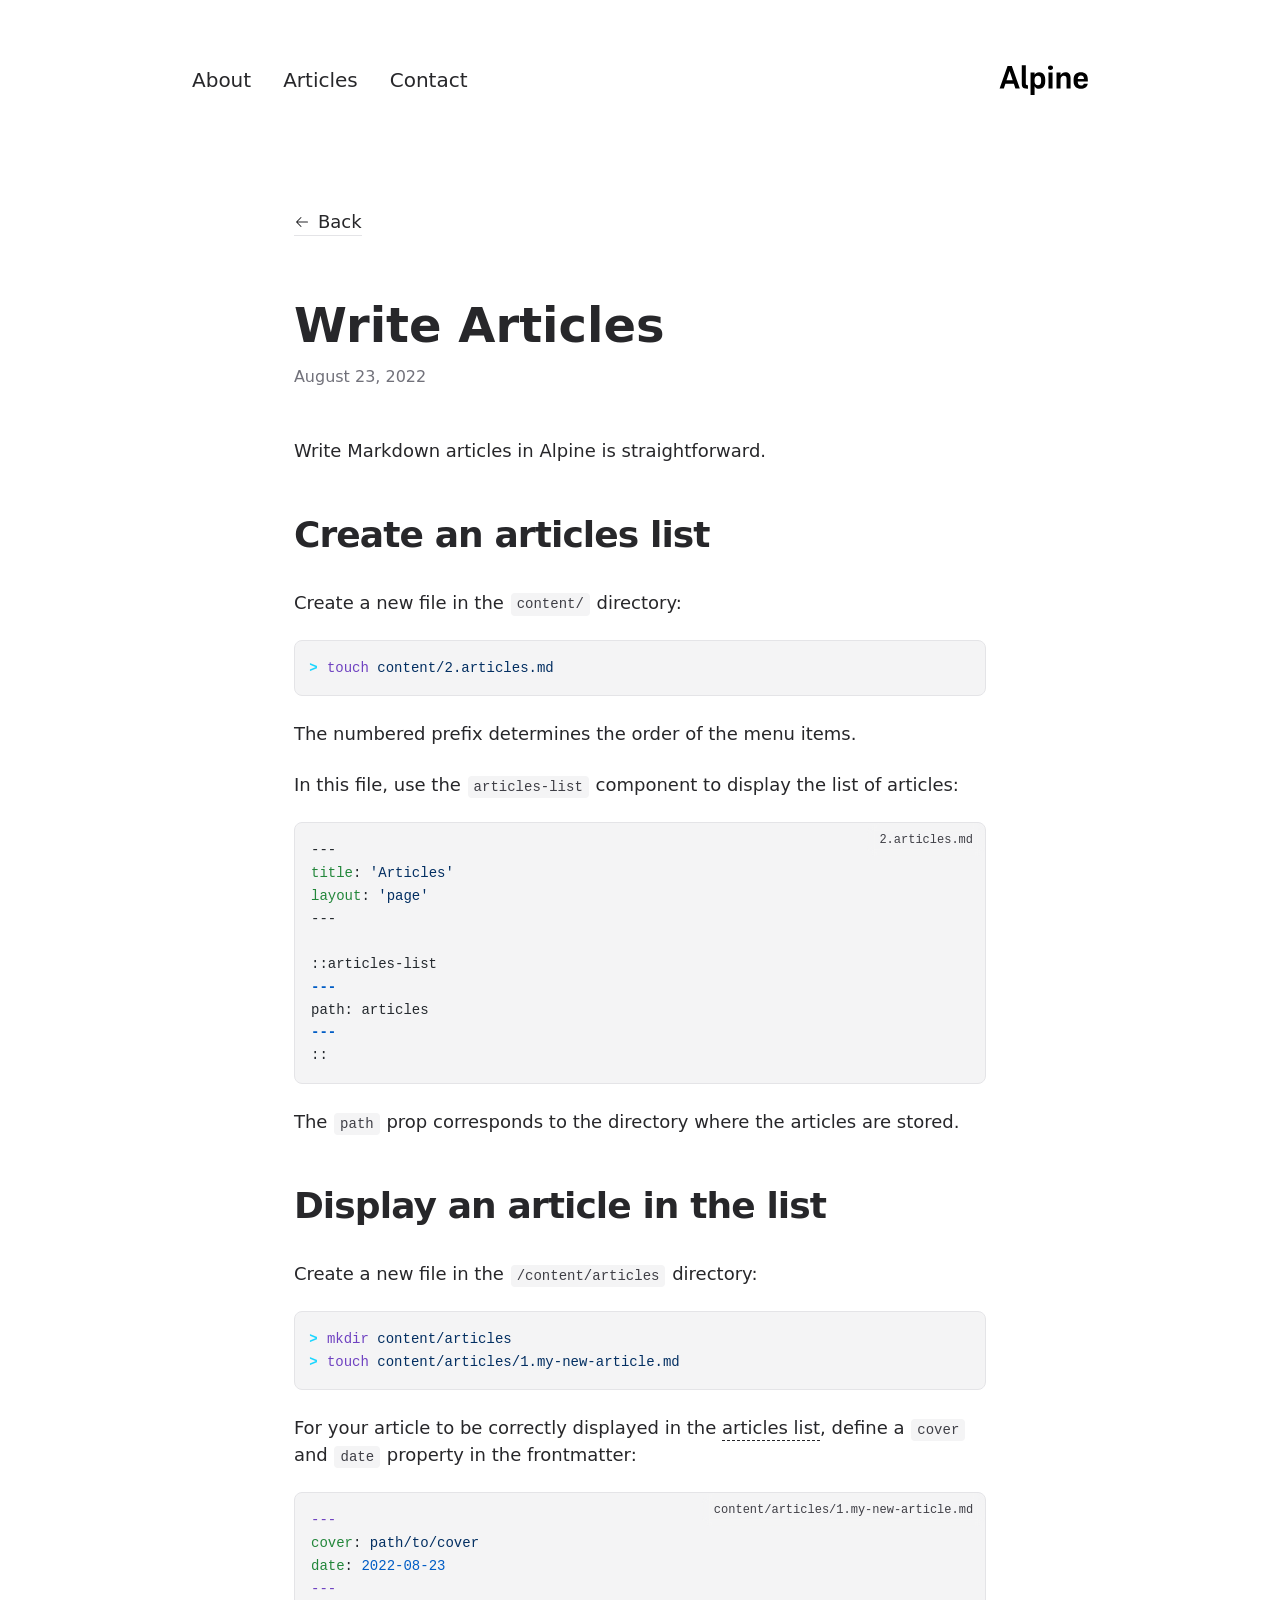
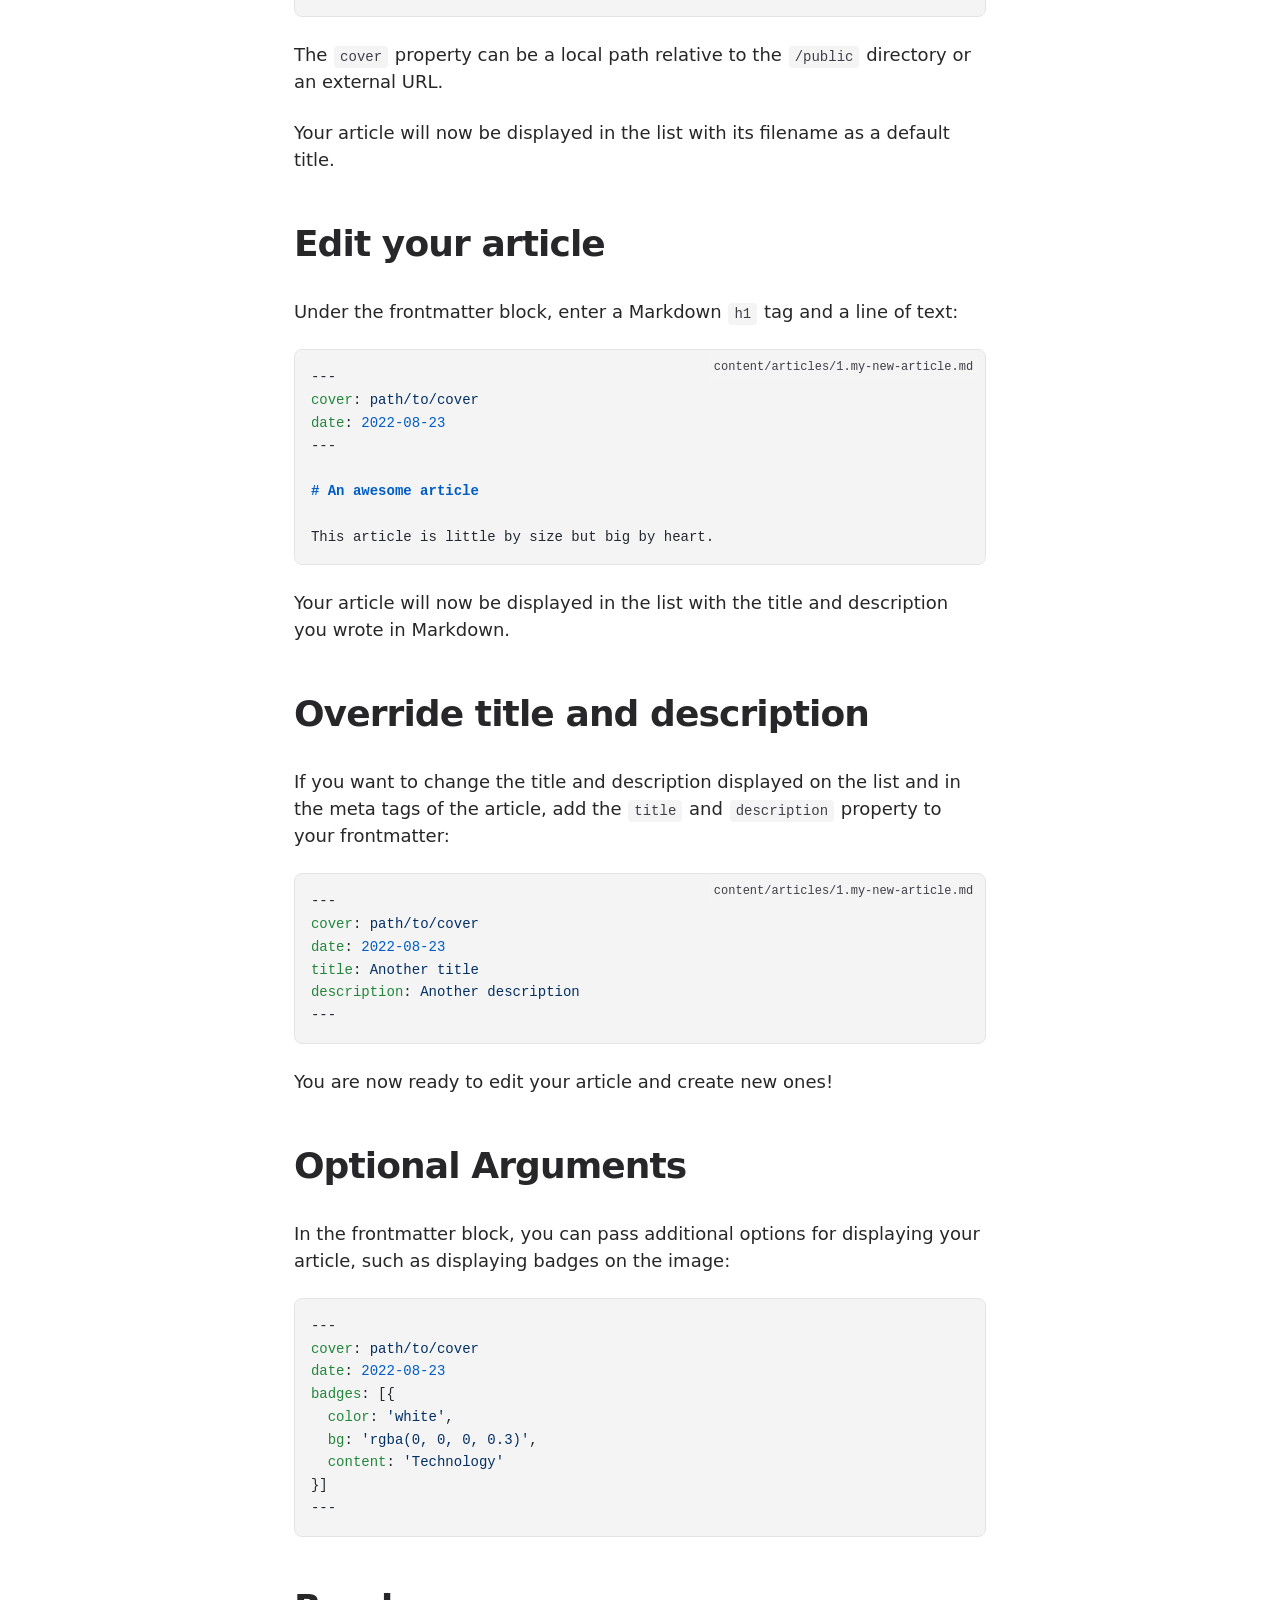
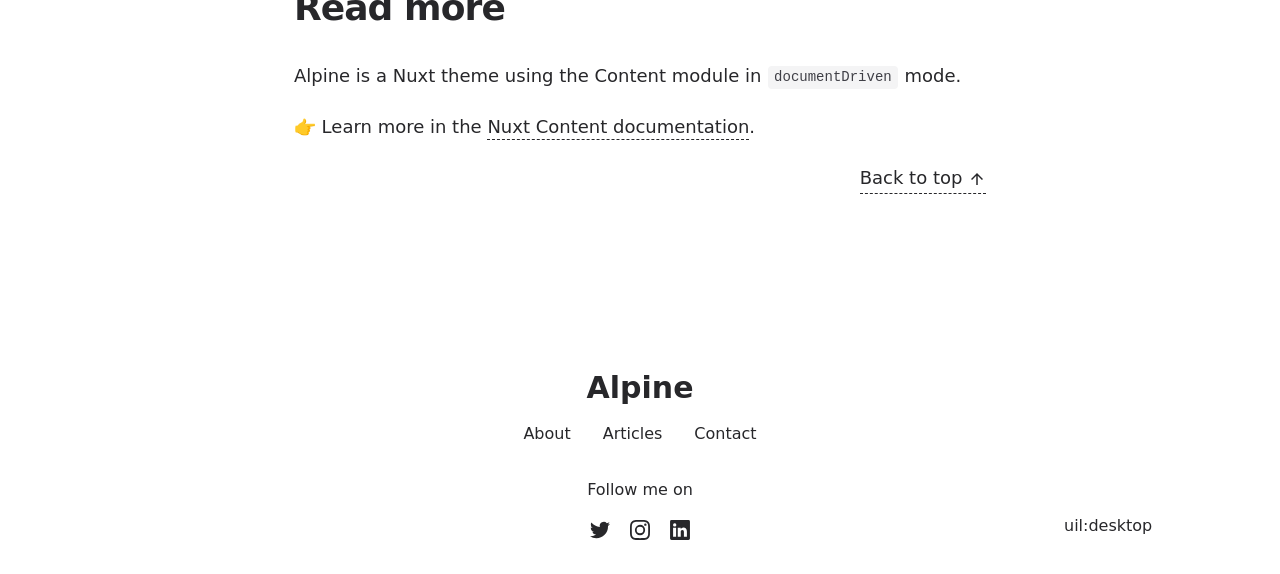
<file: articles/write-articles/index.html>
<!DOCTYPE html><html  lang="en"><head><meta charset="utf-8">
<meta name="viewport" content="width=device-width, initial-scale=1">
<title>Write Articles</title>
<meta name="twitter:card" content="summary_large_image">
<meta property="og:image:width" content="400">
<meta property="og:image:height" content="300">
<meta property="og:image:alt" content="An image showcasing my project.">
<meta property="og:title" content="Write Articles">
<meta name="description" content="Writing Markdown articles in Alpine is straightforward.">
<meta property="og:description" content="Writing Markdown articles in Alpine is straightforward.">
<meta property="og:image" content="/articles/write-articles.webp">
<link rel="preload" as="fetch" crossorigin="anonymous" href="/articles/write-articles/_payload.json?9ff4f813-c767-48b1-9095-1be5b3efc911">
<link rel="stylesheet" href="/_nuxt/entry.pyhnkjga.css">
<link rel="stylesheet" href="/_nuxt/DocumentDrivenNotFound.DhweOwh_.css">
<link rel="stylesheet" href="/_nuxt/article.B-KtgFcq.css">
<link rel="stylesheet" href="/_nuxt/ProseA.0iM_ljxs.css">
<link rel="stylesheet" href="/_nuxt/ProseH1.CXWA9IRa.css">
<link rel="stylesheet" href="/_nuxt/ProseP.CI2GCT6a.css">
<link rel="stylesheet" href="/_nuxt/ProseCodeInline.Ddg5fkcF.css">
<link rel="stylesheet" href="/_nuxt/ProsePre.CchFRBtv.css">
<link rel="stylesheet" href="/_nuxt/ProseCode.Ck7yK1LK.css">
<link rel="stylesheet" href="/_nuxt/ProseH2.DnOPLLYx.css">
<link rel="modulepreload" as="script" crossorigin href="/_nuxt/CyPUwZUZ.js">
<link rel="modulepreload" as="script" crossorigin href="/_nuxt/BT5cQQvV.js">
<link rel="modulepreload" as="script" crossorigin href="/_nuxt/BN36ehHR.js">
<link rel="modulepreload" as="script" crossorigin href="/_nuxt/BKVTsAfQ.js">
<link rel="modulepreload" as="script" crossorigin href="/_nuxt/mfva_6GW.js">
<link rel="modulepreload" as="script" crossorigin href="/_nuxt/83_IIoJ-.js">
<link rel="modulepreload" as="script" crossorigin href="/_nuxt/CnbmmAjy.js">
<link rel="modulepreload" as="script" crossorigin href="/_nuxt/DfNk5R1v.js">
<link rel="modulepreload" as="script" crossorigin href="/_nuxt/Bday77me.js">
<link rel="modulepreload" as="script" crossorigin href="/_nuxt/BcWussCh.js">
<link rel="modulepreload" as="script" crossorigin href="/_nuxt/CSd5-YKJ.js">
<link rel="modulepreload" as="script" crossorigin href="/_nuxt/D_UfxngN.js">
<link rel="modulepreload" as="script" crossorigin href="/_nuxt/ClaG4oxe.js">
<link rel="modulepreload" as="script" crossorigin href="/_nuxt/U8H869CV.js">
<link rel="modulepreload" as="script" crossorigin href="/_nuxt/CDIuI6BP.js">
<link rel="modulepreload" as="script" crossorigin href="/_nuxt/B48Um5ZK.js">
<link rel="modulepreload" as="script" crossorigin href="/_nuxt/BtY1Cwn6.js">
<link rel="prefetch" as="script" crossorigin href="/_nuxt/DM9KY-6F.js">
<link rel="prefetch" as="script" crossorigin href="/_nuxt/G703h0KS.js">
<link rel="prefetch" as="script" crossorigin href="/_nuxt/Z9RYaPxV.js">
<link rel="prefetch" as="style" href="/_nuxt/useStudio.DzA-IoZ4.css">
<link rel="prefetch" as="script" crossorigin href="/_nuxt/Da2Jk_7A.js">
<link rel="prefetch" as="style" href="/_nuxt/error-404.Bwq3Qtp8.css">
<link rel="prefetch" as="script" crossorigin href="/_nuxt/d-aqjYNd.js">
<link rel="prefetch" as="style" href="/_nuxt/error-500.C69HPPxN.css">
<link rel="prefetch" as="script" crossorigin href="/_nuxt/UmR_tbh1.js">
<script type="module" src="/_nuxt/CyPUwZUZ.js" crossorigin></script><style id="pinceau-runtime-hydratable">@media{.phy[--]{--puid:RVHCPs-v;}.pv-kaAmYd{max-width:var(--elements-container-maxWidth);padding-left:var(--elements-container-padding-mobile);padding-right:var(--elements-container-padding-mobile);}@media (min-width: 475px){.pv-kaAmYd{padding-left:var(--elements-container-padding-xs);padding-right:var(--elements-container-padding-xs);}}@media (min-width: 640px){.pv-kaAmYd{padding-left:var(--elements-container-padding-sm);padding-right:var(--elements-container-padding-sm);}}@media (min-width: 768px){.pv-kaAmYd{padding-left:var(--elements-container-padding-md);padding-right:var(--elements-container-padding-md);}}} </style><style id="pinceau-theme">@media { :root {--pinceau-mq: initial; --alpine-readableLine: 68ch;--alpine-backdrop-backgroundColor: #f4f4f5b3;--prose-code-inline-padding: 0.2rem 0.375rem 0.2rem 0.375rem;--prose-code-block-backdropFilter: contrast(1);--prose-code-block-border-style: solid;--prose-code-block-border-width: 1px;--prose-tbody-tr-borderBottom-style: dashed;--prose-tbody-tr-borderBottom-width: 1px;--prose-th-textAlign: inherit;--prose-thead-borderBottom-style: solid;--prose-thead-borderBottom-width: 1px;--prose-thead-border-style: solid;--prose-thead-border-width: 0px;--prose-table-textAlign: start;--prose-hr-width: 1px;--prose-hr-style: solid;--prose-li-listStylePosition: outside;--prose-ol-li-markerColor: currentColor;--prose-ol-paddingInlineStart: 21px;--prose-ol-listStyleType: decimal;--prose-ul-li-markerColor: currentColor;--prose-ul-paddingInlineStart: 21px;--prose-ul-listStyleType: disc;--prose-blockquote-border-style: solid;--prose-blockquote-border-width: 4px;--prose-blockquote-quotes: '201C' '201D' '2018' '2019';--prose-blockquote-paddingInlineStart: 24px;--prose-a-code-color-hover: currentColor;--prose-a-code-color-static: currentColor;--prose-a-hasCode-borderBottom: none;--prose-a-border-distance: 2px;--prose-a-border-color-hover: currentColor;--prose-a-border-color-static: currentColor;--prose-a-border-style-hover: solid;--prose-a-border-style-static: dashed;--prose-a-border-width: 1px;--prose-a-color-static: inherit;--prose-a-textDecoration: none;--prose-h6-margin: 3rem 0 2rem;--prose-h5-margin: 3rem 0 2rem;--prose-h4-margin: 3rem 0 2rem;--prose-h3-margin: 3rem 0 2rem;--prose-h2-margin: 3rem 0 2rem;--prose-h1-margin: 0 0 2rem;--prose-p-fontSize: 18px;--typography-lead-loose: 2;--typography-lead-relaxed: 1.625;--typography-lead-normal: 1.5;--typography-lead-snug: 1.375;--typography-lead-tight: 1.25;--typography-lead-none: 1;--typography-lead-10: 2.5rem;--typography-lead-9: 2.25rem;--typography-lead-8: 2rem;--typography-lead-7: 1.75rem;--typography-lead-6: 1.5rem;--typography-lead-5: 1.25rem;--typography-lead-4: 1rem;--typography-lead-3: .75rem;--typography-lead-2: .5rem;--typography-lead-1: .025rem;--typography-fontWeight-black: 900;--typography-fontWeight-extrabold: 800;--typography-fontWeight-bold: 700;--typography-fontWeight-semibold: 600;--typography-fontWeight-medium: 500;--typography-fontWeight-normal: 400;--typography-fontWeight-light: 300;--typography-fontWeight-extralight: 200;--typography-fontWeight-thin: 100;--typography-fontSize-9xl: 128px;--typography-fontSize-8xl: 96px;--typography-fontSize-7xl: 72px;--typography-fontSize-6xl: 60px;--typography-fontSize-5xl: 48px;--typography-fontSize-4xl: 36px;--typography-fontSize-3xl: 30px;--typography-fontSize-2xl: 24px;--typography-fontSize-xl: 20px;--typography-fontSize-lg: 18px;--typography-fontSize-base: 16px;--typography-fontSize-sm: 14px;--typography-fontSize-xs: 12px;--typography-letterSpacing-wide: 0.025em;--typography-letterSpacing-tight: -0.025em;--typography-verticalMargin-base: 24px;--typography-verticalMargin-sm: 16px;--elements-border-secondary-hover: [object Object];--elements-backdrop-background: #fffc;--elements-backdrop-filter: saturate(200%) blur(20px);--elements-container-maxWidth: 64rem;--lead-loose: 2;--lead-relaxed: 1.625;--lead-normal: 1.5;--lead-snug: 1.375;--lead-tight: 1.25;--lead-none: 1;--lead-10: 2.5rem;--lead-9: 2.25rem;--lead-8: 2rem;--lead-7: 1.75rem;--lead-6: 1.5rem;--lead-5: 1.25rem;--lead-4: 1rem;--lead-3: .75rem;--lead-2: .5rem;--lead-1: .025rem;--letterSpacing-widest: 0.1em;--letterSpacing-wider: 0.05em;--letterSpacing-wide: 0.025em;--letterSpacing-normal: 0em;--letterSpacing-tight: -0.025em;--letterSpacing-tighter: -0.05em;--fontSize-9xl: 8rem;--fontSize-8xl: 6rem;--fontSize-7xl: 4.5rem;--fontSize-6xl: 3.75rem;--fontSize-5xl: 3rem;--fontSize-4xl: 2.25rem;--fontSize-3xl: 1.875rem;--fontSize-2xl: 1.5rem;--fontSize-xl: 1.25rem;--fontSize-lg: 1.125rem;--fontSize-base: 1rem;--fontSize-sm: 0.875rem;--fontSize-xs: 0.75rem;--fontWeight-black: 900;--fontWeight-extrabold: 800;--fontWeight-bold: 700;--fontWeight-semibold: 600;--fontWeight-medium: 500;--fontWeight-normal: 400;--fontWeight-light: 300;--fontWeight-extralight: 200;--fontWeight-thin: 100;--font-mono: ui-monospace, SFMono-Regular, Menlo, Monaco, Consolas, Liberation Mono, Courier New, monospace;--font-serif: ui-serif, Georgia, Cambria, Times New Roman, Times, serif;--font-sans: ui-sans-serif, system-ui, -apple-system, BlinkMacSystemFont, Segoe UI, Roboto, Helvetica Neue, Arial, Noto Sans, sans-serif, Apple Color Emoji, Segoe UI Emoji, Segoe UI Symbol, Noto Color Emoji;--opacity-total: 1;--opacity-high: 0.8;--opacity-medium: 0.5;--opacity-soft: 0.3;--opacity-light: 0.15;--opacity-bright: 0.1;--opacity-noOpacity: 0;--borderWidth-lg: 3px;--borderWidth-md: 2px;--borderWidth-sm: 1px;--borderWidth-noBorder: 0;--space-rem-875: 0.875rem;--space-rem-625: 0.625rem;--space-rem-375: 0.375rem;--space-rem-125: 0.125rem;--space-px: 1px;--space-128: 32rem;--space-96: 24rem;--space-80: 20rem;--space-72: 18rem;--space-64: 16rem;--space-60: 15rem;--space-56: 14rem;--space-52: 13rem;--space-48: 12rem;--space-44: 11rem;--space-40: 10rem;--space-36: 9rem;--space-32: 8rem;--space-28: 7rem;--space-24: 6rem;--space-20: 5rem;--space-16: 4rem;--space-14: 3.5rem;--space-12: 3rem;--space-11: 2.75rem;--space-10: 2.5rem;--space-9: 2.25rem;--space-8: 2rem;--space-7: 1.75rem;--space-6: 1.5rem;--space-5: 1.25rem;--space-4: 1rem;--space-3: 0.75rem;--space-2: 0.5rem;--space-1: 0.25rem;--space-0: 0px;--size-full: 100%;--size-7xl: 80rem;--size-6xl: 72rem;--size-5xl: 64rem;--size-4xl: 56rem;--size-3xl: 48rem;--size-2xl: 42rem;--size-xl: 36rem;--size-lg: 32rem;--size-md: 28rem;--size-sm: 24rem;--size-xs: 20rem;--size-200: 200px;--size-104: 104px;--size-80: 80px;--size-64: 64px;--size-56: 56px;--size-48: 48px;--size-40: 40px;--size-32: 32px;--size-24: 24px;--size-20: 20px;--size-16: 16px;--size-12: 12px;--size-8: 8px;--size-6: 6px;--size-4: 4px;--size-2: 2px;--size-0: 0px;--radii-full: 9999px;--radii-3xl: 1.75rem;--radii-2xl: 1.5rem;--radii-xl: 1rem;--radii-lg: 0.75rem;--radii-md: 0.5rem;--radii-sm: 0.375rem;--radii-xs: 0.25rem;--radii-2xs: 0.125rem;--radii-none: 0px;--shadow-none: 0px 0px 0px 0px transparent;--shadow-lg: 0px 10px 15px -3px #000000, 0px 4px 6px -4px #000000;--shadow-md: 0px 4px 6px -1px #000000, 0px 2px 4px -2px #000000;--shadow-sm: 0px 1px 3px 0px #000000, 0px 1px 2px -1px #000000;--shadow-xs: 0px 1px 2px 0px #000000;--height-screen: 100vh;--width-screen: 100vw;--color-primary-900: #002e38;--color-primary-800: #005c70;--color-primary-700: #008aa9;--color-primary-600: #00b9e1;--color-primary-500: #1ad6ff;--color-primary-400: #40ddff;--color-primary-300: #66e4ff;--color-primary-200: #8deaff;--color-primary-100: #b3f1ff;--color-primary-50: #d9f8ff;--color-ruby-900: #380011;--color-ruby-800: #700021;--color-ruby-700: #a90032;--color-ruby-600: #e10043;--color-ruby-500: #ff1a5e;--color-ruby-400: #ff4079;--color-ruby-300: #ff6694;--color-ruby-200: #ff8dae;--color-ruby-100: #ffb3c9;--color-ruby-50: #ffd9e4;--color-pink-900: #380025;--color-pink-800: #70004b;--color-pink-700: #a90070;--color-pink-600: #e10095;--color-pink-500: #ff1ab2;--color-pink-400: #ff40bf;--color-pink-300: #ff66cc;--color-pink-200: #ff8dd8;--color-pink-100: #ffb3e5;--color-pink-50: #ffd9f2;--color-purple-900: #190038;--color-purple-800: #330070;--color-purple-700: #4c00a9;--color-purple-600: #6500e1;--color-purple-500: #811aff;--color-purple-400: #9640ff;--color-purple-300: #ab66ff;--color-purple-200: #c08dff;--color-purple-100: #d5b3ff;--color-purple-50: #ead9ff;--color-royalblue-900: #0b0531;--color-royalblue-800: #160a62;--color-royalblue-700: #211093;--color-royalblue-600: #2c15c4;--color-royalblue-500: #4127e8;--color-royalblue-400: #614bec;--color-royalblue-300: #806ff0;--color-royalblue-200: #a093f3;--color-royalblue-100: #c0b7f7;--color-royalblue-50: #dfdbfb;--color-indigoblue-900: #001238;--color-indigoblue-800: #002370;--color-indigoblue-700: #0035a9;--color-indigoblue-600: #0047e1;--color-indigoblue-500: #1a62ff;--color-indigoblue-400: #407cff;--color-indigoblue-300: #6696ff;--color-indigoblue-200: #8db0ff;--color-indigoblue-100: #b3cbff;--color-indigoblue-50: #d9e5ff;--color-blue-900: #002438;--color-blue-800: #004870;--color-blue-700: #006ca9;--color-blue-600: #0090e1;--color-blue-500: #1aadff;--color-blue-400: #40bbff;--color-blue-300: #66c8ff;--color-blue-200: #8dd6ff;--color-blue-100: #b3e4ff;--color-blue-50: #d9f1ff;--color-lightblue-900: #002e38;--color-lightblue-800: #005c70;--color-lightblue-700: #008aa9;--color-lightblue-600: #00b9e1;--color-lightblue-500: #1ad6ff;--color-lightblue-400: #40ddff;--color-lightblue-300: #66e4ff;--color-lightblue-200: #8deaff;--color-lightblue-100: #b3f1ff;--color-lightblue-50: #d9f8ff;--color-teal-900: #062a28;--color-teal-800: #0b544f;--color-teal-700: #117d77;--color-teal-600: #16a79e;--color-teal-500: #1cd1c6;--color-teal-400: #36e4da;--color-teal-300: #5fe9e1;--color-teal-200: #87efe9;--color-teal-100: #aff4f0;--color-teal-50: #d7faf8;--color-pear-900: #2a2b09;--color-pear-800: #545512;--color-pear-700: #7e801b;--color-pear-600: #a8aa24;--color-pear-500: #d0d32f;--color-pear-400: #d8da52;--color-pear-300: #e0e274;--color-pear-200: #e8e997;--color-pear-100: #eff0ba;--color-pear-50: #f7f8dc;--color-red-900: #380300;--color-red-800: #700700;--color-red-700: #a90a00;--color-red-600: #e10e00;--color-red-500: #ff281a;--color-red-400: #ff4c40;--color-red-300: #ff7066;--color-red-200: #ff948d;--color-red-100: #ffb7b3;--color-red-50: #ffdbd9;--color-orange-900: #381800;--color-orange-800: #702f00;--color-orange-700: #a94700;--color-orange-600: #e15e00;--color-orange-500: #ff7a1a;--color-orange-400: #ff9040;--color-orange-300: #ffa666;--color-orange-200: #ffbd8d;--color-orange-100: #ffd3b3;--color-orange-50: #ffe9d9;--color-yellow-900: #362b03;--color-yellow-800: #6d5605;--color-yellow-700: #a38108;--color-yellow-600: #daac0a;--color-yellow-500: #f5c828;--color-yellow-400: #f7d14c;--color-yellow-300: #f8da70;--color-yellow-200: #fae393;--color-yellow-100: #fcedb7;--color-yellow-50: #fdf6db;--color-green-900: #003f25;--color-green-800: #005e38;--color-green-700: #007e4a;--color-green-600: #009d5d;--color-green-500: #00bd6f;--color-green-400: #00dc82;--color-green-300: #30ffaa;--color-green-200: #83ffcc;--color-green-100: #acffdd;--color-green-50: #d6ffee;--color-gray-900: #18181B;--color-gray-800: #27272A;--color-gray-700: #3f3f46;--color-gray-600: #52525B;--color-gray-500: #71717A;--color-gray-400: #a1a1aa;--color-gray-300: #D4d4d8;--color-gray-200: #e4e4e7;--color-gray-100: #f4f4f5;--color-gray-50: #fafafa;--color-black: #0c0c0d;--color-white: #FFFFFF;--media-portrait: only screen and (orientation: portrait);--media-landscape: only screen and (orientation: landscape);--media-rm: (prefers-reduced-motion: reduce);--media-2xl: (min-width: 1536px);--media-xl: (min-width: 1280px);--media-lg: (min-width: 1024px);--media-md: (min-width: 768px);--media-sm: (min-width: 640px);--media-xs: (min-width: 475px);--alpine-body-color: var(--color-gray-800);--alpine-body-backgroundColor: var(--color-white);--prose-code-inline-fontWeight: var(--typography-fontWeight-normal);--prose-code-inline-fontSize: var(--typography-fontSize-sm);--prose-code-inline-borderRadius: var(--radii-xs);--prose-code-block-pre-padding: var(--typography-verticalMargin-sm);--prose-code-block-margin: var(--typography-verticalMargin-base) 0;--prose-code-block-fontSize: var(--typography-fontSize-sm);--prose-tbody-code-inline-fontSize: var(--typography-fontSize-sm);--prose-tbody-td-padding: var(--typography-verticalMargin-sm);--prose-th-fontWeight: var(--typography-fontWeight-semibold);--prose-th-padding: 0 var(--typography-verticalMargin-sm) var(--typography-verticalMargin-sm) var(--typography-verticalMargin-sm);--prose-table-lineHeight: var(--typography-lead-6);--prose-table-fontSize: var(--typography-fontSize-sm);--prose-table-margin: var(--typography-verticalMargin-base) 0;--prose-hr-margin: var(--typography-verticalMargin-base) 0;--prose-li-margin: var(--typography-verticalMargin-sm) 0;--prose-ol-margin: var(--typography-verticalMargin-base) 0;--prose-ul-margin: var(--typography-verticalMargin-base) 0;--prose-blockquote-margin: var(--typography-verticalMargin-base) 0;--prose-a-code-border-style: var(--prose-a-border-style-static);--prose-a-code-border-width: var(--prose-a-border-width);--prose-a-fontWeight: var(--typography-fontWeight-medium);--prose-img-margin: var(--typography-verticalMargin-base) 0;--prose-strong-fontWeight: var(--typography-fontWeight-semibold);--prose-h6-iconSize: var(--typography-fontSize-base);--prose-h6-fontWeight: var(--typography-fontWeight-semibold);--prose-h6-lineHeight: var(--typography-lead-normal);--prose-h6-fontSize: var(--typography-fontSize-lg);--prose-h5-iconSize: var(--typography-fontSize-lg);--prose-h5-fontWeight: var(--typography-fontWeight-semibold);--prose-h5-lineHeight: var(--typography-lead-snug);--prose-h5-fontSize: var(--typography-fontSize-xl);--prose-h4-iconSize: var(--typography-fontSize-lg);--prose-h4-letterSpacing: var(--typography-letterSpacing-tight);--prose-h4-fontWeight: var(--typography-fontWeight-semibold);--prose-h4-lineHeight: var(--typography-lead-snug);--prose-h4-fontSize: var(--typography-fontSize-2xl);--prose-h3-iconSize: var(--typography-fontSize-xl);--prose-h3-letterSpacing: var(--typography-letterSpacing-tight);--prose-h3-fontWeight: var(--typography-fontWeight-semibold);--prose-h3-lineHeight: var(--typography-lead-snug);--prose-h3-fontSize: var(--typography-fontSize-3xl);--prose-h2-iconSize: var(--typography-fontSize-2xl);--prose-h2-letterSpacing: var(--typography-letterSpacing-tight);--prose-h2-fontWeight: var(--typography-fontWeight-semibold);--prose-h2-lineHeight: var(--typography-lead-tight);--prose-h2-fontSize: var(--typography-fontSize-4xl);--prose-h1-iconSize: var(--typography-fontSize-3xl);--prose-h1-letterSpacing: var(--typography-letterSpacing-tight);--prose-h1-fontWeight: var(--typography-fontWeight-bold);--prose-h1-lineHeight: var(--typography-lead-tight);--prose-h1-fontSize: var(--typography-fontSize-5xl);--prose-p-br-margin: var(--typography-verticalMargin-base) 0 0 0;--prose-p-margin: var(--typography-verticalMargin-base) 0;--prose-p-lineHeight: var(--typography-lead-normal);--typography-color-primary-900: var(--color-primary-900);--typography-color-primary-800: var(--color-primary-800);--typography-color-primary-700: var(--color-primary-700);--typography-color-primary-600: var(--color-primary-600);--typography-color-primary-500: var(--color-primary-500);--typography-color-primary-400: var(--color-primary-400);--typography-color-primary-300: var(--color-primary-300);--typography-color-primary-200: var(--color-primary-200);--typography-color-primary-100: var(--color-primary-100);--typography-color-primary-50: var(--color-primary-50);--typography-font-code: var(--font-mono);--typography-font-body: var(--font-sans);--typography-font-display: var(--font-sans);--typography-body-backgroundColor: var(--color-white);--typography-body-color: var(--color-black);--elements-state-danger-borderColor-secondary: var(--color-red-200);--elements-state-danger-borderColor-primary: var(--color-red-100);--elements-state-danger-backgroundColor-secondary: var(--color-red-100);--elements-state-danger-backgroundColor-primary: var(--color-red-50);--elements-state-danger-color-secondary: var(--color-red-600);--elements-state-danger-color-primary: var(--color-red-500);--elements-state-warning-borderColor-secondary: var(--color-yellow-200);--elements-state-warning-borderColor-primary: var(--color-yellow-100);--elements-state-warning-backgroundColor-secondary: var(--color-yellow-100);--elements-state-warning-backgroundColor-primary: var(--color-yellow-50);--elements-state-warning-color-secondary: var(--color-yellow-700);--elements-state-warning-color-primary: var(--color-yellow-600);--elements-state-success-borderColor-secondary: var(--color-green-200);--elements-state-success-borderColor-primary: var(--color-green-100);--elements-state-success-backgroundColor-secondary: var(--color-green-100);--elements-state-success-backgroundColor-primary: var(--color-green-50);--elements-state-success-color-secondary: var(--color-green-600);--elements-state-success-color-primary: var(--color-green-500);--elements-state-info-borderColor-secondary: var(--color-blue-200);--elements-state-info-borderColor-primary: var(--color-blue-100);--elements-state-info-backgroundColor-secondary: var(--color-blue-100);--elements-state-info-backgroundColor-primary: var(--color-blue-50);--elements-state-info-color-secondary: var(--color-blue-600);--elements-state-info-color-primary: var(--color-blue-500);--elements-state-primary-borderColor-secondary: var(--color-primary-200);--elements-state-primary-borderColor-primary: var(--color-primary-100);--elements-state-primary-backgroundColor-secondary: var(--color-primary-100);--elements-state-primary-backgroundColor-primary: var(--color-primary-50);--elements-state-primary-color-secondary: var(--color-primary-700);--elements-state-primary-color-primary: var(--color-primary-600);--elements-surface-secondary-backgroundColor: var(--color-gray-200);--elements-surface-primary-backgroundColor: var(--color-gray-100);--elements-surface-background-base: var(--color-gray-100);--elements-border-secondary-static: var(--color-gray-200);--elements-border-primary-hover: var(--color-gray-200);--elements-border-primary-static: var(--color-gray-100);--elements-container-padding-md: var(--space-16);--elements-container-padding-sm: var(--space-12);--elements-container-padding-xs: var(--space-8);--elements-container-padding-mobile: var(--space-6);--elements-text-secondary-color-hover: var(--color-gray-700);--elements-text-secondary-color-static: var(--color-gray-500);--elements-text-primary-color-static: var(--color-gray-900);--text-6xl-lineHeight: var(--lead-none);--text-6xl-fontSize: var(--fontSize-6xl);--text-5xl-lineHeight: var(--lead-none);--text-5xl-fontSize: var(--fontSize-5xl);--text-4xl-lineHeight: var(--lead-10);--text-4xl-fontSize: var(--fontSize-4xl);--text-3xl-lineHeight: var(--lead-9);--text-3xl-fontSize: var(--fontSize-3xl);--text-2xl-lineHeight: var(--lead-8);--text-2xl-fontSize: var(--fontSize-2xl);--text-xl-lineHeight: var(--lead-7);--text-xl-fontSize: var(--fontSize-xl);--text-lg-lineHeight: var(--lead-7);--text-lg-fontSize: var(--fontSize-lg);--text-base-lineHeight: var(--lead-6);--text-base-fontSize: var(--fontSize-base);--text-sm-lineHeight: var(--lead-5);--text-sm-fontSize: var(--fontSize-sm);--text-xs-lineHeight: var(--lead-4);--text-xs-fontSize: var(--fontSize-xs);--shadow-2xl: 0px 25px 50px -12px var(--color-gray-900);--shadow-xl: 0px 20px 25px -5px var(--color-gray-400), 0px 8px 10px -6px #000000;--color-secondary-900: var(--color-gray-900);--color-secondary-800: var(--color-gray-800);--color-secondary-700: var(--color-gray-700);--color-secondary-600: var(--color-gray-600);--color-secondary-500: var(--color-gray-500);--color-secondary-400: var(--color-gray-400);--color-secondary-300: var(--color-gray-300);--color-secondary-200: var(--color-gray-200);--color-secondary-100: var(--color-gray-100);--color-secondary-50: var(--color-gray-50);--prose-a-code-background-hover: var(--typography-color-primary-50);--prose-a-code-border-color-hover: var(--typography-color-primary-500);--prose-a-color-hover: var(--typography-color-primary-500);--typography-color-secondary-900: var(--color-secondary-900);--typography-color-secondary-800: var(--color-secondary-800);--typography-color-secondary-700: var(--color-secondary-700);--typography-color-secondary-600: var(--color-secondary-600);--typography-color-secondary-500: var(--color-secondary-500);--typography-color-secondary-400: var(--color-secondary-400);--typography-color-secondary-300: var(--color-secondary-300);--typography-color-secondary-200: var(--color-secondary-200);--typography-color-secondary-100: var(--color-secondary-100);--typography-color-secondary-50: var(--color-secondary-50);--prose-code-inline-backgroundColor: var(--typography-color-secondary-100);--prose-code-inline-color: var(--typography-color-secondary-700);--prose-code-block-backgroundColor: var(--typography-color-secondary-100);--prose-code-block-color: var(--typography-color-secondary-700);--prose-code-block-border-color: var(--typography-color-secondary-200);--prose-tbody-tr-borderBottom-color: var(--typography-color-secondary-200);--prose-th-color: var(--typography-color-secondary-600);--prose-thead-borderBottom-color: var(--typography-color-secondary-200);--prose-thead-border-color: var(--typography-color-secondary-300);--prose-hr-color: var(--typography-color-secondary-200);--prose-blockquote-border-color: var(--typography-color-secondary-200);--prose-blockquote-color: var(--typography-color-secondary-500);--prose-a-code-border-color-static: var(--typography-color-secondary-400); } }@media { :root.dark {--pinceau-mq: dark; --alpine-backdrop-backgroundColor: #18181bb3;--prose-code-block-backdropFilter: contrast(1);--prose-ol-li-markerColor: currentColor;--prose-ul-li-markerColor: currentColor;--prose-a-code-color-hover: currentColor;--prose-a-code-color-static: currentColor;--prose-a-border-color-hover: currentColor;--prose-a-border-color-static: currentColor;--prose-a-color-static: inherit;--elements-backdrop-background: #0c0d0ccc;--alpine-body-color: var(--color-gray-200);--alpine-body-backgroundColor: var(--color-black);--typography-body-backgroundColor: var(--color-black);--typography-body-color: var(--color-white);--elements-state-danger-borderColor-secondary: var(--color-red-700);--elements-state-danger-borderColor-primary: var(--color-red-800);--elements-state-danger-backgroundColor-secondary: var(--color-red-800);--elements-state-danger-backgroundColor-primary: var(--color-red-900);--elements-state-danger-color-secondary: var(--color-red-200);--elements-state-danger-color-primary: var(--color-red-300);--elements-state-warning-borderColor-secondary: var(--color-yellow-700);--elements-state-warning-borderColor-primary: var(--color-yellow-800);--elements-state-warning-backgroundColor-secondary: var(--color-yellow-800);--elements-state-warning-backgroundColor-primary: var(--color-yellow-900);--elements-state-warning-color-secondary: var(--color-yellow-200);--elements-state-warning-color-primary: var(--color-yellow-400);--elements-state-success-borderColor-secondary: var(--color-green-700);--elements-state-success-borderColor-primary: var(--color-green-800);--elements-state-success-backgroundColor-secondary: var(--color-green-800);--elements-state-success-backgroundColor-primary: var(--color-green-900);--elements-state-success-color-secondary: var(--color-green-200);--elements-state-success-color-primary: var(--color-green-400);--elements-state-info-borderColor-secondary: var(--color-blue-700);--elements-state-info-borderColor-primary: var(--color-blue-800);--elements-state-info-backgroundColor-secondary: var(--color-blue-800);--elements-state-info-backgroundColor-primary: var(--color-blue-900);--elements-state-info-color-secondary: var(--color-blue-200);--elements-state-info-color-primary: var(--color-blue-400);--elements-state-primary-borderColor-secondary: var(--color-primary-700);--elements-state-primary-borderColor-primary: var(--color-primary-800);--elements-state-primary-backgroundColor-secondary: var(--color-primary-800);--elements-state-primary-backgroundColor-primary: var(--color-primary-900);--elements-state-primary-color-secondary: var(--color-primary-200);--elements-state-primary-color-primary: var(--color-primary-400);--elements-surface-secondary-backgroundColor: var(--color-gray-800);--elements-surface-primary-backgroundColor: var(--color-gray-900);--elements-surface-background-base: var(--color-gray-900);--elements-border-secondary-static: var(--color-gray-800);--elements-border-primary-hover: var(--color-gray-800);--elements-border-primary-static: var(--color-gray-900);--elements-text-secondary-color-hover: var(--color-gray-200);--elements-text-secondary-color-static: var(--color-gray-400);--elements-text-primary-color-static: var(--color-gray-50);--prose-a-code-background-hover: var(--typography-color-primary-900);--prose-a-code-border-color-hover: var(--typography-color-primary-600);--prose-a-color-hover: var(--typography-color-primary-400);--prose-code-inline-backgroundColor: var(--typography-color-secondary-800);--prose-code-inline-color: var(--typography-color-secondary-200);--prose-code-block-backgroundColor: var(--typography-color-secondary-900);--prose-code-block-color: var(--typography-color-secondary-200);--prose-code-block-border-color: var(--typography-color-secondary-800);--prose-tbody-tr-borderBottom-color: var(--typography-color-secondary-800);--prose-th-color: var(--typography-color-secondary-400);--prose-thead-borderBottom-color: var(--typography-color-secondary-800);--prose-thead-border-color: var(--typography-color-secondary-600);--prose-hr-color: var(--typography-color-secondary-800);--prose-blockquote-border-color: var(--typography-color-secondary-700);--prose-blockquote-color: var(--typography-color-secondary-400);--prose-a-code-border-color-static: var(--typography-color-secondary-600); } }</style><script>"use strict";(()=>{const a=window,e=document.documentElement,c=window.localStorage,d=["dark","light"],n=c&&c.getItem&&c.getItem("nuxt-color-mode")||"system";let l=n==="system"?f():n;const i=e.getAttribute("data-color-mode-forced");i&&(l=i),r(l),a["__NUXT_COLOR_MODE__"]={preference:n,value:l,getColorScheme:f,addColorScheme:r,removeColorScheme:u};function r(o){const t=""+o+"",s="";e.classList?e.classList.add(t):e.className+=" "+t,s&&e.setAttribute("data-"+s,o)}function u(o){const t=""+o+"",s="";e.classList?e.classList.remove(t):e.className=e.className.replace(new RegExp(t,"g"),""),s&&e.removeAttribute("data-"+s)}function m(o){return a.matchMedia("(prefers-color-scheme"+o+")")}function f(){if(a.matchMedia&&m("").media!=="not all"){for(const o of d)if(m(":"+o).matches)return o}return"light"}})();
</script></head><body><div id="__nuxt"><div class="container pv-kaAmYd pc-RVHCPs app-layout" data-v-b5de449e data-v-98bd95b7><!--[--><div class="nuxt-progress" style="width:0%;height:3px;opacity:0;background-size:Infinity% auto;" data-v-b5de449e></div><header class="right" data-v-b5de449e data-v-d2647fcb><div class="menu" data-v-d2647fcb><button aria-label="Navigation Menu" data-v-d2647fcb><svg width="24" height="24" viewBox="0 0 68 68" fill="currentColor" xmlns="http://www.w3.org/2000/svg" data-v-d2647fcb><path d="M8 34C8 32.1362 8 31.2044 8.30448 30.4693C8.71046 29.4892 9.48915 28.7105 10.4693 28.3045C11.2044 28 12.1362 28 14 28C15.8638 28 16.7956 28 17.5307 28.3045C18.5108 28.7105 19.2895 29.4892 19.6955 30.4693C20 31.2044 20 32.1362 20 34C20 35.8638 20 36.7956 19.6955 37.5307C19.2895 38.5108 18.5108 39.2895 17.5307 39.6955C16.7956 40 15.8638 40 14 40C12.1362 40 11.2044 40 10.4693 39.6955C9.48915 39.2895 8.71046 38.5108 8.30448 37.5307C8 36.7956 8 35.8638 8 34Z" data-v-d2647fcb></path><path d="M28 34C28 32.1362 28 31.2044 28.3045 30.4693C28.7105 29.4892 29.4892 28.7105 30.4693 28.3045C31.2044 28 32.1362 28 34 28C35.8638 28 36.7956 28 37.5307 28.3045C38.5108 28.7105 39.2895 29.4892 39.6955 30.4693C40 31.2044 40 32.1362 40 34C40 35.8638 40 36.7956 39.6955 37.5307C39.2895 38.5108 38.5108 39.2895 37.5307 39.6955C36.7956 40 35.8638 40 34 40C32.1362 40 31.2044 40 30.4693 39.6955C29.4892 39.2895 28.7105 38.5108 28.3045 37.5307C28 36.7956 28 35.8638 28 34Z" data-v-d2647fcb></path><path d="M48 34C48 32.1362 48 31.2044 48.3045 30.4693C48.7105 29.4892 49.4892 28.7105 50.4693 28.3045C51.2044 28 52.1362 28 54 28C55.8638 28 56.7956 28 57.5307 28.3045C58.5108 28.7105 59.2895 29.4892 59.6955 30.4693C60 31.2044 60 32.1362 60 34C60 35.8638 60 36.7956 59.6955 37.5307C59.2895 38.5108 58.5108 39.2895 57.5307 39.6955C56.7956 40 55.8638 40 54 40C52.1362 40 51.2044 40 50.4693 39.6955C49.4892 39.2895 48.7105 38.5108 48.3045 37.5307C48 36.7956 48 35.8638 48 34Z" data-v-d2647fcb></path></svg></button></div><div class="overlay" data-v-d2647fcb><nav data-v-d2647fcb data-v-b3ee0519><ul data-v-b3ee0519><!--[--><li data-v-b3ee0519><a href="/" class="" data-v-b3ee0519><span class="underline-fx" data-v-b3ee0519></span> About</a></li><li data-v-b3ee0519><a href="/articles" class="" data-v-b3ee0519><span class="underline-fx" data-v-b3ee0519></span> Articles</a></li><li data-v-b3ee0519><a href="/contact" class="" data-v-b3ee0519><span class="underline-fx" data-v-b3ee0519></span> Contact</a></li><!--]--></ul></nav></div><div class="logo" data-v-d2647fcb><a href="/" class="" data-v-d2647fcb><img src="/logo-dark.svg" class="dark-img" alt="alpine" width="89" height="31" data-v-d2647fcb><img src="/logo.svg" class="light-img" alt="alpine" width="89" height="31" data-v-d2647fcb></a></div><div class="main-nav" data-v-d2647fcb><nav data-v-d2647fcb data-v-b3ee0519><ul data-v-b3ee0519><!--[--><li data-v-b3ee0519><a href="/" class="" data-v-b3ee0519><span class="underline-fx" data-v-b3ee0519></span> About</a></li><li data-v-b3ee0519><a href="/articles" class="" data-v-b3ee0519><span class="underline-fx" data-v-b3ee0519></span> Articles</a></li><li data-v-b3ee0519><a href="/contact" class="" data-v-b3ee0519><span class="underline-fx" data-v-b3ee0519></span> Contact</a></li><!--]--></ul></nav></div></header><!--[--><div class="document-driven-page"><article data-v-f93bfdfc><a href="/articles" class="back" data-v-f93bfdfc><svg xmlns="http://www.w3.org/2000/svg" xmlns:xlink="http://www.w3.org/1999/xlink" aria-hidden="true" role="img" class="icon" data-v-f93bfdfc style="" width="1em" height="1em" viewBox="0 0 256 256" data-v-cd5794d8><path fill="currentColor" d="M224 128a8 8 0 0 1-8 8H59.31l58.35 58.34a8 8 0 0 1-11.32 11.32l-72-72a8 8 0 0 1 0-11.32l72-72a8 8 0 0 1 11.32 11.32L59.31 120H216a8 8 0 0 1 8 8"/></svg><span data-v-f93bfdfc> Back </span></a><header data-v-f93bfdfc><h1 class="title" data-v-f93bfdfc>Write Articles</h1><time datetime="2022-08-23T00:00:00.000Z" data-v-f93bfdfc>August 23, 2022</time></header><div class="prose" data-v-f93bfdfc><!--[--><div><h1 id="write-articles" data-v-f02f9b77><a aria-current="page" href="/articles/write-articles#write-articles" class="router-link-active router-link-exact-active" data-v-f02f9b77><!--[-->Write Articles<!--]--><!----></a></h1><p data-v-bc9b5591><!--[-->Write Markdown articles in Alpine is straightforward.<!--]--></p><h2 id="create-an-articles-list" data-v-389a2de4><a aria-current="page" href="/articles/write-articles#create-an-articles-list" class="router-link-active router-link-exact-active" data-v-389a2de4><!--[-->Create an articles list<!--]--><!----></a></h2><p data-v-bc9b5591><!--[-->Create a new file in the <code class="" data-v-9809710b><!--[-->content/<!--]--></code> directory:<!--]--></p><div class="highlight-bash prose-code" meta data-v-f4a4c8ba><!----><!--[--><pre class="language-bash shiki shiki-themes github-light github-dark" style=""><!--[--><code><span class="line" line="1"><span style="--shiki-default:#6F42C1;--shiki-dark:#B392F0">touch</span><span style="--shiki-default:#032F62;--shiki-dark:#9ECBFF"> content/2.articles.md
</span></span></code><!--]--></pre><!--]--><button class="copy-button" data-v-f4a4c8ba data-v-04666f0e><span class="sr-only" data-v-04666f0e>Copy to clipboard</span><span class="icon-wrapper" data-v-04666f0e><svg xmlns="http://www.w3.org/2000/svg" xmlns:xlink="http://www.w3.org/1999/xlink" aria-hidden="true" role="img" class="icon" data-v-04666f0e style="" width="18px" height="18px" viewBox="0 0 256 256" data-v-cd5794d8><path fill="currentColor" d="M216 32H88a8 8 0 0 0-8 8v40H40a8 8 0 0 0-8 8v128a8 8 0 0 0 8 8h128a8 8 0 0 0 8-8v-40h40a8 8 0 0 0 8-8V40a8 8 0 0 0-8-8m-56 176H48V96h112Zm48-48h-32V88a8 8 0 0 0-8-8H96V48h112Z"/></svg></span></button></div><p data-v-bc9b5591><!--[-->The numbered prefix determines the order of the menu items.<!--]--></p><p data-v-bc9b5591><!--[-->In this file, use the <code class="" data-v-9809710b><!--[-->articles-list<!--]--></code> component to display the list of articles:<!--]--></p><div class="highlight-md prose-code" meta data-v-f4a4c8ba><span class="filename" data-v-f4a4c8ba>2.articles.md</span><!--[--><pre class="language-md shiki shiki-themes github-light github-dark" style=""><!--[--><code><span class="line" line="1"><span style="--shiki-default:#24292E;--shiki-dark:#E1E4E8">---
</span></span><span class="line" line="2"><span style="--shiki-default:#22863A;--shiki-dark:#85E89D">title</span><span style="--shiki-default:#24292E;--shiki-dark:#E1E4E8">: </span><span style="--shiki-default:#032F62;--shiki-dark:#9ECBFF">&#39;Articles&#39;
</span></span><span class="line" line="3"><span style="--shiki-default:#22863A;--shiki-dark:#85E89D">layout</span><span style="--shiki-default:#24292E;--shiki-dark:#E1E4E8">: </span><span style="--shiki-default:#032F62;--shiki-dark:#9ECBFF">&#39;page&#39;
</span></span><span class="line" line="4"><span style="--shiki-default:#24292E;--shiki-dark:#E1E4E8">---
</span></span><span class="line" line="5"><span emptylineplaceholder="true">
</span></span><span class="line" line="6"><span style="--shiki-default:#24292E;--shiki-dark:#E1E4E8">::articles-list
</span></span><span class="line" line="7"><span style="--shiki-default:#005CC5;--shiki-dark:#79B8FF;--shiki-default-font-weight:bold;--shiki-dark-font-weight:bold">---
</span></span><span class="line" line="8"><span style="--shiki-default:#24292E;--shiki-dark:#E1E4E8">path: articles
</span></span><span class="line" line="9"><span style="--shiki-default:#005CC5;--shiki-dark:#79B8FF;--shiki-default-font-weight:bold;--shiki-dark-font-weight:bold">---
</span></span><span class="line" line="10"><span style="--shiki-default:#24292E;--shiki-dark:#E1E4E8">::
</span></span></code><!--]--></pre><!--]--><button class="copy-button" data-v-f4a4c8ba data-v-04666f0e><span class="sr-only" data-v-04666f0e>Copy to clipboard</span><span class="icon-wrapper" data-v-04666f0e><svg xmlns="http://www.w3.org/2000/svg" xmlns:xlink="http://www.w3.org/1999/xlink" aria-hidden="true" role="img" class="icon" data-v-04666f0e style="" width="18px" height="18px" viewBox="0 0 256 256" data-v-cd5794d8><path fill="currentColor" d="M216 32H88a8 8 0 0 0-8 8v40H40a8 8 0 0 0-8 8v128a8 8 0 0 0 8 8h128a8 8 0 0 0 8-8v-40h40a8 8 0 0 0 8-8V40a8 8 0 0 0-8-8m-56 176H48V96h112Zm48-48h-32V88a8 8 0 0 0-8-8H96V48h112Z"/></svg></span></button></div><p data-v-bc9b5591><!--[-->The <code class="" data-v-9809710b><!--[-->path<!--]--></code> prop corresponds to the directory where the articles are stored.<!--]--></p><h2 id="display-an-article-in-the-list" data-v-389a2de4><a aria-current="page" href="/articles/write-articles#display-an-article-in-the-list" class="router-link-active router-link-exact-active" data-v-389a2de4><!--[-->Display an article in the list<!--]--><!----></a></h2><p data-v-bc9b5591><!--[-->Create a new file in the <code class="" data-v-9809710b><!--[-->/content/articles<!--]--></code> directory:<!--]--></p><div class="highlight-bash prose-code" meta data-v-f4a4c8ba><!----><!--[--><pre class="language-bash shiki shiki-themes github-light github-dark" style=""><!--[--><code><span class="line" line="1"><span style="--shiki-default:#6F42C1;--shiki-dark:#B392F0">mkdir</span><span style="--shiki-default:#032F62;--shiki-dark:#9ECBFF"> content/articles
</span></span><span class="line" line="2"><span style="--shiki-default:#6F42C1;--shiki-dark:#B392F0">touch</span><span style="--shiki-default:#032F62;--shiki-dark:#9ECBFF"> content/articles/1.my-new-article.md
</span></span></code><!--]--></pre><!--]--><button class="copy-button" data-v-f4a4c8ba data-v-04666f0e><span class="sr-only" data-v-04666f0e>Copy to clipboard</span><span class="icon-wrapper" data-v-04666f0e><svg xmlns="http://www.w3.org/2000/svg" xmlns:xlink="http://www.w3.org/1999/xlink" aria-hidden="true" role="img" class="icon" data-v-04666f0e style="" width="18px" height="18px" viewBox="0 0 256 256" data-v-cd5794d8><path fill="currentColor" d="M216 32H88a8 8 0 0 0-8 8v40H40a8 8 0 0 0-8 8v128a8 8 0 0 0 8 8h128a8 8 0 0 0 8-8v-40h40a8 8 0 0 0 8-8V40a8 8 0 0 0-8-8m-56 176H48V96h112Zm48-48h-32V88a8 8 0 0 0-8-8H96V48h112Z"/></svg></span></button></div><p data-v-bc9b5591><!--[-->For your article to be correctly displayed in the <a href="/articles" class="" data-v-ef8e329f><!--[-->articles list<!--]--></a>, define a <code class="" data-v-9809710b><!--[-->cover<!--]--></code> and <code class="" data-v-9809710b><!--[-->date<!--]--></code> property in the frontmatter:<!--]--></p><div class="highlight-yaml prose-code" meta data-v-f4a4c8ba><span class="filename" data-v-f4a4c8ba>content/articles/1.my-new-article.md</span><!--[--><pre class="language-yaml shiki shiki-themes github-light github-dark" style=""><!--[--><code><span class="line" line="1"><span style="--shiki-default:#6F42C1;--shiki-dark:#B392F0">---
</span></span><span class="line" line="2"><span style="--shiki-default:#22863A;--shiki-dark:#85E89D">cover</span><span style="--shiki-default:#24292E;--shiki-dark:#E1E4E8">: </span><span style="--shiki-default:#032F62;--shiki-dark:#9ECBFF">path/to/cover
</span></span><span class="line" line="3"><span style="--shiki-default:#22863A;--shiki-dark:#85E89D">date</span><span style="--shiki-default:#24292E;--shiki-dark:#E1E4E8">: </span><span style="--shiki-default:#005CC5;--shiki-dark:#79B8FF">2022-08-23
</span></span><span class="line" line="4"><span style="--shiki-default:#6F42C1;--shiki-dark:#B392F0">---
</span></span></code><!--]--></pre><!--]--><button class="copy-button" data-v-f4a4c8ba data-v-04666f0e><span class="sr-only" data-v-04666f0e>Copy to clipboard</span><span class="icon-wrapper" data-v-04666f0e><svg xmlns="http://www.w3.org/2000/svg" xmlns:xlink="http://www.w3.org/1999/xlink" aria-hidden="true" role="img" class="icon" data-v-04666f0e style="" width="18px" height="18px" viewBox="0 0 256 256" data-v-cd5794d8><path fill="currentColor" d="M216 32H88a8 8 0 0 0-8 8v40H40a8 8 0 0 0-8 8v128a8 8 0 0 0 8 8h128a8 8 0 0 0 8-8v-40h40a8 8 0 0 0 8-8V40a8 8 0 0 0-8-8m-56 176H48V96h112Zm48-48h-32V88a8 8 0 0 0-8-8H96V48h112Z"/></svg></span></button></div><p data-v-bc9b5591><!--[-->The <code class="" data-v-9809710b><!--[-->cover<!--]--></code> property can be a local path relative to the <code class="" data-v-9809710b><!--[-->/public<!--]--></code> directory or an external URL.<!--]--></p><p data-v-bc9b5591><!--[-->Your article will now be displayed in the list with its filename as a default title.<!--]--></p><h2 id="edit-your-article" data-v-389a2de4><a aria-current="page" href="/articles/write-articles#edit-your-article" class="router-link-active router-link-exact-active" data-v-389a2de4><!--[-->Edit your article<!--]--><!----></a></h2><p data-v-bc9b5591><!--[-->Under the frontmatter block, enter a Markdown <code class="" data-v-9809710b><!--[-->h1<!--]--></code> tag and a line of text:<!--]--></p><div class="highlight-md prose-code" meta data-v-f4a4c8ba><span class="filename" data-v-f4a4c8ba>content/articles/1.my-new-article.md</span><!--[--><pre class="language-md shiki shiki-themes github-light github-dark" style=""><!--[--><code><span class="line" line="1"><span style="--shiki-default:#24292E;--shiki-dark:#E1E4E8">---
</span></span><span class="line" line="2"><span style="--shiki-default:#22863A;--shiki-dark:#85E89D">cover</span><span style="--shiki-default:#24292E;--shiki-dark:#E1E4E8">: </span><span style="--shiki-default:#032F62;--shiki-dark:#9ECBFF">path/to/cover
</span></span><span class="line" line="3"><span style="--shiki-default:#22863A;--shiki-dark:#85E89D">date</span><span style="--shiki-default:#24292E;--shiki-dark:#E1E4E8">: </span><span style="--shiki-default:#005CC5;--shiki-dark:#79B8FF">2022-08-23
</span></span><span class="line" line="4"><span style="--shiki-default:#24292E;--shiki-dark:#E1E4E8">---
</span></span><span class="line" line="5"><span emptylineplaceholder="true">
</span></span><span class="line" line="6"><span style="--shiki-default:#005CC5;--shiki-dark:#79B8FF;--shiki-default-font-weight:bold;--shiki-dark-font-weight:bold"># An awesome article
</span></span><span class="line" line="7"><span emptylineplaceholder="true">
</span></span><span class="line" line="8"><span style="--shiki-default:#24292E;--shiki-dark:#E1E4E8">This article is little by size but big by heart.
</span></span></code><!--]--></pre><!--]--><button class="copy-button" data-v-f4a4c8ba data-v-04666f0e><span class="sr-only" data-v-04666f0e>Copy to clipboard</span><span class="icon-wrapper" data-v-04666f0e><svg xmlns="http://www.w3.org/2000/svg" xmlns:xlink="http://www.w3.org/1999/xlink" aria-hidden="true" role="img" class="icon" data-v-04666f0e style="" width="18px" height="18px" viewBox="0 0 256 256" data-v-cd5794d8><path fill="currentColor" d="M216 32H88a8 8 0 0 0-8 8v40H40a8 8 0 0 0-8 8v128a8 8 0 0 0 8 8h128a8 8 0 0 0 8-8v-40h40a8 8 0 0 0 8-8V40a8 8 0 0 0-8-8m-56 176H48V96h112Zm48-48h-32V88a8 8 0 0 0-8-8H96V48h112Z"/></svg></span></button></div><p data-v-bc9b5591><!--[-->Your article will now be displayed in the list with the title and description you wrote in Markdown.<!--]--></p><h2 id="override-title-and-description" data-v-389a2de4><a aria-current="page" href="/articles/write-articles#override-title-and-description" class="router-link-active router-link-exact-active" data-v-389a2de4><!--[-->Override title and description<!--]--><!----></a></h2><p data-v-bc9b5591><!--[-->If you want to change the title and description displayed on the list and in the meta tags of the article, add the <code class="" data-v-9809710b><!--[-->title<!--]--></code> and <code class="" data-v-9809710b><!--[-->description<!--]--></code> property to your frontmatter:<!--]--></p><div class="highlight-md prose-code" meta data-v-f4a4c8ba><span class="filename" data-v-f4a4c8ba>content/articles/1.my-new-article.md</span><!--[--><pre class="language-md shiki shiki-themes github-light github-dark" style=""><!--[--><code><span class="line" line="1"><span style="--shiki-default:#24292E;--shiki-dark:#E1E4E8">---
</span></span><span class="line" line="2"><span style="--shiki-default:#22863A;--shiki-dark:#85E89D">cover</span><span style="--shiki-default:#24292E;--shiki-dark:#E1E4E8">: </span><span style="--shiki-default:#032F62;--shiki-dark:#9ECBFF">path/to/cover
</span></span><span class="line" line="3"><span style="--shiki-default:#22863A;--shiki-dark:#85E89D">date</span><span style="--shiki-default:#24292E;--shiki-dark:#E1E4E8">: </span><span style="--shiki-default:#005CC5;--shiki-dark:#79B8FF">2022-08-23
</span></span><span class="line" line="4"><span style="--shiki-default:#22863A;--shiki-dark:#85E89D">title</span><span style="--shiki-default:#24292E;--shiki-dark:#E1E4E8">: </span><span style="--shiki-default:#032F62;--shiki-dark:#9ECBFF">Another title
</span></span><span class="line" line="5"><span style="--shiki-default:#22863A;--shiki-dark:#85E89D">description</span><span style="--shiki-default:#24292E;--shiki-dark:#E1E4E8">: </span><span style="--shiki-default:#032F62;--shiki-dark:#9ECBFF">Another description
</span></span><span class="line" line="6"><span style="--shiki-default:#24292E;--shiki-dark:#E1E4E8">---
</span></span></code><!--]--></pre><!--]--><button class="copy-button" data-v-f4a4c8ba data-v-04666f0e><span class="sr-only" data-v-04666f0e>Copy to clipboard</span><span class="icon-wrapper" data-v-04666f0e><svg xmlns="http://www.w3.org/2000/svg" xmlns:xlink="http://www.w3.org/1999/xlink" aria-hidden="true" role="img" class="icon" data-v-04666f0e style="" width="18px" height="18px" viewBox="0 0 256 256" data-v-cd5794d8><path fill="currentColor" d="M216 32H88a8 8 0 0 0-8 8v40H40a8 8 0 0 0-8 8v128a8 8 0 0 0 8 8h128a8 8 0 0 0 8-8v-40h40a8 8 0 0 0 8-8V40a8 8 0 0 0-8-8m-56 176H48V96h112Zm48-48h-32V88a8 8 0 0 0-8-8H96V48h112Z"/></svg></span></button></div><p data-v-bc9b5591><!--[-->You are now ready to edit your article and create new ones!<!--]--></p><h2 id="optional-arguments" data-v-389a2de4><a aria-current="page" href="/articles/write-articles#optional-arguments" class="router-link-active router-link-exact-active" data-v-389a2de4><!--[-->Optional Arguments<!--]--><!----></a></h2><p data-v-bc9b5591><!--[-->In the frontmatter block, you can pass additional options for displaying your article, such as displaying badges on the image:<!--]--></p><div class="highlight-md prose-code" meta data-v-f4a4c8ba><!----><!--[--><pre class="language-md shiki shiki-themes github-light github-dark" style=""><!--[--><code><span class="line" line="1"><span style="--shiki-default:#24292E;--shiki-dark:#E1E4E8">---
</span></span><span class="line" line="2"><span style="--shiki-default:#22863A;--shiki-dark:#85E89D">cover</span><span style="--shiki-default:#24292E;--shiki-dark:#E1E4E8">: </span><span style="--shiki-default:#032F62;--shiki-dark:#9ECBFF">path/to/cover
</span></span><span class="line" line="3"><span style="--shiki-default:#22863A;--shiki-dark:#85E89D">date</span><span style="--shiki-default:#24292E;--shiki-dark:#E1E4E8">: </span><span style="--shiki-default:#005CC5;--shiki-dark:#79B8FF">2022-08-23
</span></span><span class="line" line="4"><span style="--shiki-default:#22863A;--shiki-dark:#85E89D">badges</span><span style="--shiki-default:#24292E;--shiki-dark:#E1E4E8">: [{
</span></span><span class="line" line="5"><span style="--shiki-default:#22863A;--shiki-dark:#85E89D">  color</span><span style="--shiki-default:#24292E;--shiki-dark:#E1E4E8">: </span><span style="--shiki-default:#032F62;--shiki-dark:#9ECBFF">&#39;white&#39;</span><span style="--shiki-default:#24292E;--shiki-dark:#E1E4E8">,
</span></span><span class="line" line="6"><span style="--shiki-default:#22863A;--shiki-dark:#85E89D">  bg</span><span style="--shiki-default:#24292E;--shiki-dark:#E1E4E8">: </span><span style="--shiki-default:#032F62;--shiki-dark:#9ECBFF">&#39;rgba(0, 0, 0, 0.3)&#39;</span><span style="--shiki-default:#24292E;--shiki-dark:#E1E4E8">,
</span></span><span class="line" line="7"><span style="--shiki-default:#22863A;--shiki-dark:#85E89D">  content</span><span style="--shiki-default:#24292E;--shiki-dark:#E1E4E8">: </span><span style="--shiki-default:#032F62;--shiki-dark:#9ECBFF">&#39;Technology&#39;
</span></span><span class="line" line="8"><span style="--shiki-default:#24292E;--shiki-dark:#E1E4E8">}]
</span></span><span class="line" line="9"><span style="--shiki-default:#24292E;--shiki-dark:#E1E4E8">---
</span></span></code><!--]--></pre><!--]--><button class="copy-button" data-v-f4a4c8ba data-v-04666f0e><span class="sr-only" data-v-04666f0e>Copy to clipboard</span><span class="icon-wrapper" data-v-04666f0e><svg xmlns="http://www.w3.org/2000/svg" xmlns:xlink="http://www.w3.org/1999/xlink" aria-hidden="true" role="img" class="icon" data-v-04666f0e style="" width="18px" height="18px" viewBox="0 0 256 256" data-v-cd5794d8><path fill="currentColor" d="M216 32H88a8 8 0 0 0-8 8v40H40a8 8 0 0 0-8 8v128a8 8 0 0 0 8 8h128a8 8 0 0 0 8-8v-40h40a8 8 0 0 0 8-8V40a8 8 0 0 0-8-8m-56 176H48V96h112Zm48-48h-32V88a8 8 0 0 0-8-8H96V48h112Z"/></svg></span></button></div><h2 id="read-more" data-v-389a2de4><a aria-current="page" href="/articles/write-articles#read-more" class="router-link-active router-link-exact-active" data-v-389a2de4><!--[-->Read more<!--]--><!----></a></h2><p data-v-bc9b5591><!--[-->Alpine is a Nuxt theme using the Content module in <code class="" data-v-9809710b><!--[-->documentDriven<!--]--></code> mode.<!--]--></p><p data-v-bc9b5591><!--[-->👉 Learn more in the <a href="https://content.nuxtjs.org/" rel="nofollow" data-v-ef8e329f><!--[-->Nuxt Content documentation<!--]--></a>.<!--]--></p><style>html .default .shiki span {color: var(--shiki-default);background: var(--shiki-default-bg);font-style: var(--shiki-default-font-style);font-weight: var(--shiki-default-font-weight);text-decoration: var(--shiki-default-text-decoration);}html .shiki span {color: var(--shiki-default);background: var(--shiki-default-bg);font-style: var(--shiki-default-font-style);font-weight: var(--shiki-default-font-weight);text-decoration: var(--shiki-default-text-decoration);}html .dark .shiki span {color: var(--shiki-dark);background: var(--shiki-dark-bg);font-style: var(--shiki-dark-font-style);font-weight: var(--shiki-dark-font-weight);text-decoration: var(--shiki-dark-text-decoration);}html.dark .shiki span {color: var(--shiki-dark);background: var(--shiki-dark-bg);font-style: var(--shiki-dark-font-style);font-weight: var(--shiki-dark-font-weight);text-decoration: var(--shiki-dark-text-decoration);}</style></div><!--]--><div class="back-to-top" data-v-f93bfdfc><a data-v-f93bfdfc data-v-ef8e329f><!--[-->Back to top <svg xmlns="http://www.w3.org/2000/svg" xmlns:xlink="http://www.w3.org/1999/xlink" aria-hidden="true" role="img" class="icon" data-v-f93bfdfc style="" width="1em" height="1em" viewBox="0 0 24 24" data-v-cd5794d8><path fill="currentColor" d="M11 20V7.825l-5.6 5.6L4 12l8-8l8 8l-1.4 1.425l-5.6-5.6V20z"/></svg><!--]--></a></div></div></article></div><!--]--><footer class="center" data-v-b5de449e data-v-6e343129><a href="https://www.github.com/nuxt-themes/alpine" rel="noopener noreferrer" class="credits" data-v-6e343129>Alpine</a><div class="navigation" data-v-6e343129><nav data-v-6e343129 data-v-b3ee0519><ul data-v-b3ee0519><!--[--><li data-v-b3ee0519><a href="/" class="" data-v-b3ee0519><span class="underline-fx" data-v-b3ee0519></span> About</a></li><li data-v-b3ee0519><a href="/articles" class="" data-v-b3ee0519><span class="underline-fx" data-v-b3ee0519></span> Articles</a></li><li data-v-b3ee0519><a href="/contact" class="" data-v-b3ee0519><span class="underline-fx" data-v-b3ee0519></span> Contact</a></li><!--]--></ul></nav></div><p class="message" data-v-6e343129>Follow me on</p><div class="icons" data-v-6e343129><div class="social" data-v-6e343129><!--[--><a href="https://twitter.com/nuxtlabs" rel="noopener noreferrer" target="_blank" title="nuxtlabs" aria-label="nuxtlabs" data-v-836036d5><svg xmlns="http://www.w3.org/2000/svg" xmlns:xlink="http://www.w3.org/1999/xlink" aria-hidden="true" role="img" class="icon" data-v-836036d5 style="" width="1em" height="1em" viewBox="0 0 24 24" data-v-cd5794d8><path fill="currentColor" d="M22 5.8a8.49 8.49 0 0 1-2.36.64a4.13 4.13 0 0 0 1.81-2.27a8.21 8.21 0 0 1-2.61 1a4.1 4.1 0 0 0-7 3.74a11.64 11.64 0 0 1-8.45-4.29a4.16 4.16 0 0 0-.55 2.07a4.09 4.09 0 0 0 1.82 3.41a4.05 4.05 0 0 1-1.86-.51v.05a4.1 4.1 0 0 0 3.3 4a3.93 3.93 0 0 1-1.1.17a4.9 4.9 0 0 1-.77-.07a4.11 4.11 0 0 0 3.83 2.84A8.22 8.22 0 0 1 3 18.34a7.93 7.93 0 0 1-1-.06a11.57 11.57 0 0 0 6.29 1.85A11.59 11.59 0 0 0 20 8.45v-.53a8.43 8.43 0 0 0 2-2.12"/></svg></a><a href="https://instagram.com/atinuxt" rel="noopener noreferrer" target="_blank" title="atinuxt" aria-label="atinuxt" data-v-836036d5><svg xmlns="http://www.w3.org/2000/svg" xmlns:xlink="http://www.w3.org/1999/xlink" aria-hidden="true" role="img" class="icon" data-v-836036d5 style="" width="1em" height="1em" viewBox="0 0 24 24" data-v-cd5794d8><path fill="currentColor" d="M17.34 5.46a1.2 1.2 0 1 0 1.2 1.2a1.2 1.2 0 0 0-1.2-1.2m4.6 2.42a7.59 7.59 0 0 0-.46-2.43a4.94 4.94 0 0 0-1.16-1.77a4.7 4.7 0 0 0-1.77-1.15a7.3 7.3 0 0 0-2.43-.47C15.06 2 14.72 2 12 2s-3.06 0-4.12.06a7.3 7.3 0 0 0-2.43.47a4.78 4.78 0 0 0-1.77 1.15a4.7 4.7 0 0 0-1.15 1.77a7.3 7.3 0 0 0-.47 2.43C2 8.94 2 9.28 2 12s0 3.06.06 4.12a7.3 7.3 0 0 0 .47 2.43a4.7 4.7 0 0 0 1.15 1.77a4.78 4.78 0 0 0 1.77 1.15a7.3 7.3 0 0 0 2.43.47C8.94 22 9.28 22 12 22s3.06 0 4.12-.06a7.3 7.3 0 0 0 2.43-.47a4.7 4.7 0 0 0 1.77-1.15a4.85 4.85 0 0 0 1.16-1.77a7.59 7.59 0 0 0 .46-2.43c0-1.06.06-1.4.06-4.12s0-3.06-.06-4.12M20.14 16a5.61 5.61 0 0 1-.34 1.86a3.06 3.06 0 0 1-.75 1.15a3.19 3.19 0 0 1-1.15.75a5.61 5.61 0 0 1-1.86.34c-1 .05-1.37.06-4 .06s-3 0-4-.06a5.73 5.73 0 0 1-1.94-.3a3.27 3.27 0 0 1-1.1-.75a3 3 0 0 1-.74-1.15a5.54 5.54 0 0 1-.4-1.9c0-1-.06-1.37-.06-4s0-3 .06-4a5.54 5.54 0 0 1 .35-1.9A3 3 0 0 1 5 5a3.14 3.14 0 0 1 1.1-.8A5.73 5.73 0 0 1 8 3.86c1 0 1.37-.06 4-.06s3 0 4 .06a5.61 5.61 0 0 1 1.86.34a3.06 3.06 0 0 1 1.19.8a3.06 3.06 0 0 1 .75 1.1a5.61 5.61 0 0 1 .34 1.9c.05 1 .06 1.37.06 4s-.01 3-.06 4M12 6.87A5.13 5.13 0 1 0 17.14 12A5.12 5.12 0 0 0 12 6.87m0 8.46A3.33 3.33 0 1 1 15.33 12A3.33 3.33 0 0 1 12 15.33"/></svg></a><a href="https://www.linkedin.com/company/nuxtlabs" rel="noopener noreferrer" target="_blank" title="LinkedIn" aria-label="LinkedIn" data-v-836036d5><svg xmlns="http://www.w3.org/2000/svg" xmlns:xlink="http://www.w3.org/1999/xlink" aria-hidden="true" role="img" class="icon" data-v-836036d5 style="" width="1em" height="1em" viewBox="0 0 24 24" data-v-cd5794d8><path fill="currentColor" d="M20.47 2H3.53a1.45 1.45 0 0 0-1.47 1.43v17.14A1.45 1.45 0 0 0 3.53 22h16.94a1.45 1.45 0 0 0 1.47-1.43V3.43A1.45 1.45 0 0 0 20.47 2M8.09 18.74h-3v-9h3ZM6.59 8.48a1.56 1.56 0 1 1 0-3.12a1.57 1.57 0 1 1 0 3.12m12.32 10.26h-3v-4.83c0-1.21-.43-2-1.52-2A1.65 1.65 0 0 0 12.85 13a2 2 0 0 0-.1.73v5h-3v-9h3V11a3 3 0 0 1 2.71-1.5c2 0 3.45 1.29 3.45 4.06Z"/></svg></a><!--]--></div><div class="color-mode-switch" data-v-6e343129><button aria-label="Color Mode" data-v-6e343129 data-v-10a968a6><span data-v-10a968a6></span></button></div></div></footer><!--]--></div></div><div id="teleports"></div><script type="application/json" id="__NUXT_DATA__" data-ssr="true" data-src="/articles/write-articles/_payload.json?9ff4f813-c767-48b1-9095-1be5b3efc911">[{"state":1,"once":864,"_errors":866,"serverRendered":171,"path":7,"prerenderedAt":868},["Reactive",2],{"$sdd-pages":3,"$sdd-surrounds":804,"$sdd-globals":826,"$scolor-mode":828,"$sdd-navigation":830,"$sicons":848},["ShallowRef",4],["ShallowReactive",5],{"/articles/write-articles":6},{"_path":7,"_dir":8,"_draft":9,"_partial":9,"_locale":10,"title":11,"description":12,"cover":13,"date":14,"layout":15,"body":16,"_type":800,"_id":801,"_source":802,"_file":803,"_extension":105},"/articles/write-articles","articles",false,"","Write Articles","Writing Markdown articles in Alpine is straightforward.","/articles/write-articles.webp","2022-08-23T00:00:00.000Z","article",{"type":17,"children":18,"toc":792},"root",[19,27,33,40,54,82,87,100,219,232,238,249,281,311,368,387,392,398,410,491,496,502,521,604,609,615,620,752,758,771,786],{"type":20,"tag":21,"props":22,"children":24},"element","h1",{"id":23},"write-articles",[25],{"type":26,"value":11},"text",{"type":20,"tag":28,"props":29,"children":30},"p",{},[31],{"type":26,"value":32},"Write Markdown articles in Alpine is straightforward.",{"type":20,"tag":34,"props":35,"children":37},"h2",{"id":36},"create-an-articles-list",[38],{"type":26,"value":39},"Create an articles list",{"type":20,"tag":28,"props":41,"children":42},{},[43,45,52],{"type":26,"value":44},"Create a new file in the ",{"type":20,"tag":46,"props":47,"children":49},"code",{"className":48},[],[50],{"type":26,"value":51},"content/",{"type":26,"value":53}," directory:",{"type":20,"tag":55,"props":56,"children":60},"pre",{"className":57,"code":58,"language":59,"meta":10,"style":10},"language-bash shiki shiki-themes github-light github-dark","touch content/2.articles.md\n","bash",[61],{"type":20,"tag":46,"props":62,"children":63},{"__ignoreMap":10},[64],{"type":20,"tag":65,"props":66,"children":69},"span",{"class":67,"line":68},"line",1,[70,76],{"type":20,"tag":65,"props":71,"children":73},{"style":72},"--shiki-default:#6F42C1;--shiki-dark:#B392F0",[74],{"type":26,"value":75},"touch",{"type":20,"tag":65,"props":77,"children":79},{"style":78},"--shiki-default:#032F62;--shiki-dark:#9ECBFF",[80],{"type":26,"value":81}," content/2.articles.md\n",{"type":20,"tag":28,"props":83,"children":84},{},[85],{"type":26,"value":86},"The numbered prefix determines the order of the menu items.",{"type":20,"tag":28,"props":88,"children":89},{},[90,92,98],{"type":26,"value":91},"In this file, use the ",{"type":20,"tag":46,"props":93,"children":95},{"className":94},[],[96],{"type":26,"value":97},"articles-list",{"type":26,"value":99}," component to display the list of articles:",{"type":20,"tag":55,"props":101,"children":106},{"className":102,"code":103,"filename":104,"language":105,"meta":10,"style":10},"language-md shiki shiki-themes github-light github-dark","---\ntitle: 'Articles'\nlayout: 'page'\n---\n\n::articles-list\n---\npath: articles\n---\n::\n\n","2.articles.md","md",[107],{"type":20,"tag":46,"props":108,"children":109},{"__ignoreMap":10},[110,119,139,157,165,175,184,193,202,210],{"type":20,"tag":65,"props":111,"children":112},{"class":67,"line":68},[113],{"type":20,"tag":65,"props":114,"children":116},{"style":115},"--shiki-default:#24292E;--shiki-dark:#E1E4E8",[117],{"type":26,"value":118},"---\n",{"type":20,"tag":65,"props":120,"children":122},{"class":67,"line":121},2,[123,129,134],{"type":20,"tag":65,"props":124,"children":126},{"style":125},"--shiki-default:#22863A;--shiki-dark:#85E89D",[127],{"type":26,"value":128},"title",{"type":20,"tag":65,"props":130,"children":131},{"style":115},[132],{"type":26,"value":133},": ",{"type":20,"tag":65,"props":135,"children":136},{"style":78},[137],{"type":26,"value":138},"'Articles'\n",{"type":20,"tag":65,"props":140,"children":142},{"class":67,"line":141},3,[143,148,152],{"type":20,"tag":65,"props":144,"children":145},{"style":125},[146],{"type":26,"value":147},"layout",{"type":20,"tag":65,"props":149,"children":150},{"style":115},[151],{"type":26,"value":133},{"type":20,"tag":65,"props":153,"children":154},{"style":78},[155],{"type":26,"value":156},"'page'\n",{"type":20,"tag":65,"props":158,"children":160},{"class":67,"line":159},4,[161],{"type":20,"tag":65,"props":162,"children":163},{"style":115},[164],{"type":26,"value":118},{"type":20,"tag":65,"props":166,"children":168},{"class":67,"line":167},5,[169],{"type":20,"tag":65,"props":170,"children":172},{"emptyLinePlaceholder":171},true,[173],{"type":26,"value":174},"\n",{"type":20,"tag":65,"props":176,"children":178},{"class":67,"line":177},6,[179],{"type":20,"tag":65,"props":180,"children":181},{"style":115},[182],{"type":26,"value":183},"::articles-list\n",{"type":20,"tag":65,"props":185,"children":187},{"class":67,"line":186},7,[188],{"type":20,"tag":65,"props":189,"children":191},{"style":190},"--shiki-default:#005CC5;--shiki-dark:#79B8FF;--shiki-default-font-weight:bold;--shiki-dark-font-weight:bold",[192],{"type":26,"value":118},{"type":20,"tag":65,"props":194,"children":196},{"class":67,"line":195},8,[197],{"type":20,"tag":65,"props":198,"children":199},{"style":115},[200],{"type":26,"value":201},"path: articles\n",{"type":20,"tag":65,"props":203,"children":205},{"class":67,"line":204},9,[206],{"type":20,"tag":65,"props":207,"children":208},{"style":190},[209],{"type":26,"value":118},{"type":20,"tag":65,"props":211,"children":213},{"class":67,"line":212},10,[214],{"type":20,"tag":65,"props":215,"children":216},{"style":115},[217],{"type":26,"value":218},"::\n",{"type":20,"tag":28,"props":220,"children":221},{},[222,224,230],{"type":26,"value":223},"The ",{"type":20,"tag":46,"props":225,"children":227},{"className":226},[],[228],{"type":26,"value":229},"path",{"type":26,"value":231}," prop corresponds to the directory where the articles are stored.",{"type":20,"tag":34,"props":233,"children":235},{"id":234},"display-an-article-in-the-list",[236],{"type":26,"value":237},"Display an article in the list",{"type":20,"tag":28,"props":239,"children":240},{},[241,242,248],{"type":26,"value":44},{"type":20,"tag":46,"props":243,"children":245},{"className":244},[],[246],{"type":26,"value":247},"/content/articles",{"type":26,"value":53},{"type":20,"tag":55,"props":250,"children":252},{"className":57,"code":251,"language":59,"meta":10,"style":10},"mkdir content/articles\ntouch content/articles/1.my-new-article.md\n",[253],{"type":20,"tag":46,"props":254,"children":255},{"__ignoreMap":10},[256,269],{"type":20,"tag":65,"props":257,"children":258},{"class":67,"line":68},[259,264],{"type":20,"tag":65,"props":260,"children":261},{"style":72},[262],{"type":26,"value":263},"mkdir",{"type":20,"tag":65,"props":265,"children":266},{"style":78},[267],{"type":26,"value":268}," content/articles\n",{"type":20,"tag":65,"props":270,"children":271},{"class":67,"line":121},[272,276],{"type":20,"tag":65,"props":273,"children":274},{"style":72},[275],{"type":26,"value":75},{"type":20,"tag":65,"props":277,"children":278},{"style":78},[279],{"type":26,"value":280}," content/articles/1.my-new-article.md\n",{"type":20,"tag":28,"props":282,"children":283},{},[284,286,293,295,301,303,309],{"type":26,"value":285},"For your article to be correctly displayed in the ",{"type":20,"tag":287,"props":288,"children":290},"a",{"href":289},"/articles",[291],{"type":26,"value":292},"articles list",{"type":26,"value":294},", define a ",{"type":20,"tag":46,"props":296,"children":298},{"className":297},[],[299],{"type":26,"value":300},"cover",{"type":26,"value":302}," and ",{"type":20,"tag":46,"props":304,"children":306},{"className":305},[],[307],{"type":26,"value":308},"date",{"type":26,"value":310}," property in the frontmatter:",{"type":20,"tag":55,"props":312,"children":317},{"className":313,"code":314,"filename":315,"language":316,"meta":10,"style":10},"language-yaml shiki shiki-themes github-light github-dark","---\ncover: path/to/cover\ndate: 2022-08-23\n---\n","content/articles/1.my-new-article.md","yaml",[318],{"type":20,"tag":46,"props":319,"children":320},{"__ignoreMap":10},[321,328,344,361],{"type":20,"tag":65,"props":322,"children":323},{"class":67,"line":68},[324],{"type":20,"tag":65,"props":325,"children":326},{"style":72},[327],{"type":26,"value":118},{"type":20,"tag":65,"props":329,"children":330},{"class":67,"line":121},[331,335,339],{"type":20,"tag":65,"props":332,"children":333},{"style":125},[334],{"type":26,"value":300},{"type":20,"tag":65,"props":336,"children":337},{"style":115},[338],{"type":26,"value":133},{"type":20,"tag":65,"props":340,"children":341},{"style":78},[342],{"type":26,"value":343},"path/to/cover\n",{"type":20,"tag":65,"props":345,"children":346},{"class":67,"line":141},[347,351,355],{"type":20,"tag":65,"props":348,"children":349},{"style":125},[350],{"type":26,"value":308},{"type":20,"tag":65,"props":352,"children":353},{"style":115},[354],{"type":26,"value":133},{"type":20,"tag":65,"props":356,"children":358},{"style":357},"--shiki-default:#005CC5;--shiki-dark:#79B8FF",[359],{"type":26,"value":360},"2022-08-23\n",{"type":20,"tag":65,"props":362,"children":363},{"class":67,"line":159},[364],{"type":20,"tag":65,"props":365,"children":366},{"style":72},[367],{"type":26,"value":118},{"type":20,"tag":28,"props":369,"children":370},{},[371,372,377,379,385],{"type":26,"value":223},{"type":20,"tag":46,"props":373,"children":375},{"className":374},[],[376],{"type":26,"value":300},{"type":26,"value":378}," property can be a local path relative to the ",{"type":20,"tag":46,"props":380,"children":382},{"className":381},[],[383],{"type":26,"value":384},"/public",{"type":26,"value":386}," directory or an external URL.",{"type":20,"tag":28,"props":388,"children":389},{},[390],{"type":26,"value":391},"Your article will now be displayed in the list with its filename as a default title.",{"type":20,"tag":34,"props":393,"children":395},{"id":394},"edit-your-article",[396],{"type":26,"value":397},"Edit your article",{"type":20,"tag":28,"props":399,"children":400},{},[401,403,408],{"type":26,"value":402},"Under the frontmatter block, enter a Markdown ",{"type":20,"tag":46,"props":404,"children":406},{"className":405},[],[407],{"type":26,"value":21},{"type":26,"value":409}," tag and a line of text:",{"type":20,"tag":55,"props":411,"children":413},{"className":102,"code":412,"filename":315,"language":105,"meta":10,"style":10},"---\ncover: path/to/cover\ndate: 2022-08-23\n---\n\n# An awesome article\n\nThis article is little by size but big by heart.\n",[414],{"type":20,"tag":46,"props":415,"children":416},{"__ignoreMap":10},[417,424,439,454,461,468,476,483],{"type":20,"tag":65,"props":418,"children":419},{"class":67,"line":68},[420],{"type":20,"tag":65,"props":421,"children":422},{"style":115},[423],{"type":26,"value":118},{"type":20,"tag":65,"props":425,"children":426},{"class":67,"line":121},[427,431,435],{"type":20,"tag":65,"props":428,"children":429},{"style":125},[430],{"type":26,"value":300},{"type":20,"tag":65,"props":432,"children":433},{"style":115},[434],{"type":26,"value":133},{"type":20,"tag":65,"props":436,"children":437},{"style":78},[438],{"type":26,"value":343},{"type":20,"tag":65,"props":440,"children":441},{"class":67,"line":141},[442,446,450],{"type":20,"tag":65,"props":443,"children":444},{"style":125},[445],{"type":26,"value":308},{"type":20,"tag":65,"props":447,"children":448},{"style":115},[449],{"type":26,"value":133},{"type":20,"tag":65,"props":451,"children":452},{"style":357},[453],{"type":26,"value":360},{"type":20,"tag":65,"props":455,"children":456},{"class":67,"line":159},[457],{"type":20,"tag":65,"props":458,"children":459},{"style":115},[460],{"type":26,"value":118},{"type":20,"tag":65,"props":462,"children":463},{"class":67,"line":167},[464],{"type":20,"tag":65,"props":465,"children":466},{"emptyLinePlaceholder":171},[467],{"type":26,"value":174},{"type":20,"tag":65,"props":469,"children":470},{"class":67,"line":177},[471],{"type":20,"tag":65,"props":472,"children":473},{"style":190},[474],{"type":26,"value":475},"# An awesome article\n",{"type":20,"tag":65,"props":477,"children":478},{"class":67,"line":186},[479],{"type":20,"tag":65,"props":480,"children":481},{"emptyLinePlaceholder":171},[482],{"type":26,"value":174},{"type":20,"tag":65,"props":484,"children":485},{"class":67,"line":195},[486],{"type":20,"tag":65,"props":487,"children":488},{"style":115},[489],{"type":26,"value":490},"This article is little by size but big by heart.\n",{"type":20,"tag":28,"props":492,"children":493},{},[494],{"type":26,"value":495},"Your article will now be displayed in the list with the title and description you wrote in Markdown.",{"type":20,"tag":34,"props":497,"children":499},{"id":498},"override-title-and-description",[500],{"type":26,"value":501},"Override title and description",{"type":20,"tag":28,"props":503,"children":504},{},[505,507,512,513,519],{"type":26,"value":506},"If you want to change the title and description displayed on the list and in the meta tags of the article, add the ",{"type":20,"tag":46,"props":508,"children":510},{"className":509},[],[511],{"type":26,"value":128},{"type":26,"value":302},{"type":20,"tag":46,"props":514,"children":516},{"className":515},[],[517],{"type":26,"value":518},"description",{"type":26,"value":520}," property to your frontmatter:",{"type":20,"tag":55,"props":522,"children":524},{"className":102,"code":523,"filename":315,"language":105,"meta":10,"style":10},"---\ncover: path/to/cover\ndate: 2022-08-23\ntitle: Another title\ndescription: Another description\n---\n",[525],{"type":20,"tag":46,"props":526,"children":527},{"__ignoreMap":10},[528,535,550,565,581,597],{"type":20,"tag":65,"props":529,"children":530},{"class":67,"line":68},[531],{"type":20,"tag":65,"props":532,"children":533},{"style":115},[534],{"type":26,"value":118},{"type":20,"tag":65,"props":536,"children":537},{"class":67,"line":121},[538,542,546],{"type":20,"tag":65,"props":539,"children":540},{"style":125},[541],{"type":26,"value":300},{"type":20,"tag":65,"props":543,"children":544},{"style":115},[545],{"type":26,"value":133},{"type":20,"tag":65,"props":547,"children":548},{"style":78},[549],{"type":26,"value":343},{"type":20,"tag":65,"props":551,"children":552},{"class":67,"line":141},[553,557,561],{"type":20,"tag":65,"props":554,"children":555},{"style":125},[556],{"type":26,"value":308},{"type":20,"tag":65,"props":558,"children":559},{"style":115},[560],{"type":26,"value":133},{"type":20,"tag":65,"props":562,"children":563},{"style":357},[564],{"type":26,"value":360},{"type":20,"tag":65,"props":566,"children":567},{"class":67,"line":159},[568,572,576],{"type":20,"tag":65,"props":569,"children":570},{"style":125},[571],{"type":26,"value":128},{"type":20,"tag":65,"props":573,"children":574},{"style":115},[575],{"type":26,"value":133},{"type":20,"tag":65,"props":577,"children":578},{"style":78},[579],{"type":26,"value":580},"Another title\n",{"type":20,"tag":65,"props":582,"children":583},{"class":67,"line":167},[584,588,592],{"type":20,"tag":65,"props":585,"children":586},{"style":125},[587],{"type":26,"value":518},{"type":20,"tag":65,"props":589,"children":590},{"style":115},[591],{"type":26,"value":133},{"type":20,"tag":65,"props":593,"children":594},{"style":78},[595],{"type":26,"value":596},"Another description\n",{"type":20,"tag":65,"props":598,"children":599},{"class":67,"line":177},[600],{"type":20,"tag":65,"props":601,"children":602},{"style":115},[603],{"type":26,"value":118},{"type":20,"tag":28,"props":605,"children":606},{},[607],{"type":26,"value":608},"You are now ready to edit your article and create new ones!",{"type":20,"tag":34,"props":610,"children":612},{"id":611},"optional-arguments",[613],{"type":26,"value":614},"Optional Arguments",{"type":20,"tag":28,"props":616,"children":617},{},[618],{"type":26,"value":619},"In the frontmatter block, you can pass additional options for displaying your article, such as displaying badges on the image:",{"type":20,"tag":55,"props":621,"children":623},{"className":102,"code":622,"language":105,"meta":10,"style":10},"---\ncover: path/to/cover\ndate: 2022-08-23\nbadges: [{\n  color: 'white',\n  bg: 'rgba(0, 0, 0, 0.3)',\n  content: 'Technology'\n}]\n---\n",[624],{"type":20,"tag":46,"props":625,"children":626},{"__ignoreMap":10},[627,634,649,664,677,699,720,737,745],{"type":20,"tag":65,"props":628,"children":629},{"class":67,"line":68},[630],{"type":20,"tag":65,"props":631,"children":632},{"style":115},[633],{"type":26,"value":118},{"type":20,"tag":65,"props":635,"children":636},{"class":67,"line":121},[637,641,645],{"type":20,"tag":65,"props":638,"children":639},{"style":125},[640],{"type":26,"value":300},{"type":20,"tag":65,"props":642,"children":643},{"style":115},[644],{"type":26,"value":133},{"type":20,"tag":65,"props":646,"children":647},{"style":78},[648],{"type":26,"value":343},{"type":20,"tag":65,"props":650,"children":651},{"class":67,"line":141},[652,656,660],{"type":20,"tag":65,"props":653,"children":654},{"style":125},[655],{"type":26,"value":308},{"type":20,"tag":65,"props":657,"children":658},{"style":115},[659],{"type":26,"value":133},{"type":20,"tag":65,"props":661,"children":662},{"style":357},[663],{"type":26,"value":360},{"type":20,"tag":65,"props":665,"children":666},{"class":67,"line":159},[667,672],{"type":20,"tag":65,"props":668,"children":669},{"style":125},[670],{"type":26,"value":671},"badges",{"type":20,"tag":65,"props":673,"children":674},{"style":115},[675],{"type":26,"value":676},": [{\n",{"type":20,"tag":65,"props":678,"children":679},{"class":67,"line":167},[680,685,689,694],{"type":20,"tag":65,"props":681,"children":682},{"style":125},[683],{"type":26,"value":684},"  color",{"type":20,"tag":65,"props":686,"children":687},{"style":115},[688],{"type":26,"value":133},{"type":20,"tag":65,"props":690,"children":691},{"style":78},[692],{"type":26,"value":693},"'white'",{"type":20,"tag":65,"props":695,"children":696},{"style":115},[697],{"type":26,"value":698},",\n",{"type":20,"tag":65,"props":700,"children":701},{"class":67,"line":177},[702,707,711,716],{"type":20,"tag":65,"props":703,"children":704},{"style":125},[705],{"type":26,"value":706},"  bg",{"type":20,"tag":65,"props":708,"children":709},{"style":115},[710],{"type":26,"value":133},{"type":20,"tag":65,"props":712,"children":713},{"style":78},[714],{"type":26,"value":715},"'rgba(0, 0, 0, 0.3)'",{"type":20,"tag":65,"props":717,"children":718},{"style":115},[719],{"type":26,"value":698},{"type":20,"tag":65,"props":721,"children":722},{"class":67,"line":186},[723,728,732],{"type":20,"tag":65,"props":724,"children":725},{"style":125},[726],{"type":26,"value":727},"  content",{"type":20,"tag":65,"props":729,"children":730},{"style":115},[731],{"type":26,"value":133},{"type":20,"tag":65,"props":733,"children":734},{"style":78},[735],{"type":26,"value":736},"'Technology'\n",{"type":20,"tag":65,"props":738,"children":739},{"class":67,"line":195},[740],{"type":20,"tag":65,"props":741,"children":742},{"style":115},[743],{"type":26,"value":744},"}]\n",{"type":20,"tag":65,"props":746,"children":747},{"class":67,"line":204},[748],{"type":20,"tag":65,"props":749,"children":750},{"style":115},[751],{"type":26,"value":118},{"type":20,"tag":34,"props":753,"children":755},{"id":754},"read-more",[756],{"type":26,"value":757},"Read more",{"type":20,"tag":28,"props":759,"children":760},{},[761,763,769],{"type":26,"value":762},"Alpine is a Nuxt theme using the Content module in ",{"type":20,"tag":46,"props":764,"children":766},{"className":765},[],[767],{"type":26,"value":768},"documentDriven",{"type":26,"value":770}," mode.",{"type":20,"tag":28,"props":772,"children":773},{},[774,776,784],{"type":26,"value":775},"👉 Learn more in the ",{"type":20,"tag":287,"props":777,"children":781},{"href":778,"rel":779},"https://content.nuxtjs.org/",[780],"nofollow",[782],{"type":26,"value":783},"Nuxt Content documentation",{"type":26,"value":785},".",{"type":20,"tag":787,"props":788,"children":789},"style",{},[790],{"type":26,"value":791},"html .default .shiki span {color: var(--shiki-default);background: var(--shiki-default-bg);font-style: var(--shiki-default-font-style);font-weight: var(--shiki-default-font-weight);text-decoration: var(--shiki-default-text-decoration);}html .shiki span {color: var(--shiki-default);background: var(--shiki-default-bg);font-style: var(--shiki-default-font-style);font-weight: var(--shiki-default-font-weight);text-decoration: var(--shiki-default-text-decoration);}html .dark .shiki span {color: var(--shiki-dark);background: var(--shiki-dark-bg);font-style: var(--shiki-dark-font-style);font-weight: var(--shiki-dark-font-weight);text-decoration: var(--shiki-dark-text-decoration);}html.dark .shiki span {color: var(--shiki-dark);background: var(--shiki-dark-bg);font-style: var(--shiki-dark-font-style);font-weight: var(--shiki-dark-font-weight);text-decoration: var(--shiki-dark-text-decoration);}",{"title":10,"searchDepth":121,"depth":121,"links":793},[794,795,796,797,798,799],{"id":36,"depth":121,"text":39},{"id":234,"depth":121,"text":237},{"id":394,"depth":121,"text":397},{"id":498,"depth":121,"text":501},{"id":611,"depth":121,"text":614},{"id":754,"depth":121,"text":757},"markdown","content:articles:3.write-articles.md","content","articles/3.write-articles.md",["ShallowRef",805],["ShallowReactive",806],{"/articles/write-articles":807},[808,819],{"_path":809,"_dir":8,"_draft":9,"_partial":9,"_locale":10,"title":810,"description":811,"cover":812,"author":813,"date":14,"layout":15,"_type":800,"_id":817,"_source":802,"_file":818,"_extension":105},"/articles/configure","Configure Alpine","Learn how to configure Alpine with the app.config.ts file.","/articles/configure-alpine.webp",{"name":814,"avatarUrl":815,"link":816},"Clément Ollivier","https://pbs.twimg.com/profile_images/1370286658432724996/ZMSDzzIi_400x400.jpg","https://twitter.com/clemcodes","content:articles:2.configure.md","articles/2.configure.md",{"_path":820,"_dir":8,"_draft":9,"_partial":9,"_locale":10,"title":821,"description":822,"cover":823,"date":14,"layout":15,"_type":800,"_id":824,"_source":802,"_file":825,"_extension":105},"/articles/design-tokens","Customize Alpine","Leverage the tokens.config.ts to give your identity to Alpine.","/articles/design-tokens.webp","content:articles:4.design-tokens.md","articles/4.design-tokens.md",["ShallowRef",827],{},{"preference":829,"value":829,"unknown":171,"forced":9},"system",[831,835,845],{"title":832,"_path":833,"layout":834},"About","/","default",{"title":836,"_path":289,"children":837,"layout":844},"Articles",[838,841,842,843],{"title":839,"_path":840,"layout":15},"Get started with Alpine","/articles/get-started",{"title":810,"_path":809,"layout":15},{"title":11,"_path":7,"layout":15},{"title":821,"_path":820,"layout":15},"page",{"title":846,"_path":847,"layout":834},"Contact","/contact",{"uil:twitter":849,"uil:instagram":853,"uil:linkedin":855,"ph:arrow-left":857,"material-symbols:arrow-upward":860,"ph:copy":862},{"left":850,"top":850,"width":851,"height":851,"rotate":850,"vFlip":9,"hFlip":9,"body":852},0,24,"\u003Cpath fill=\"currentColor\" d=\"M22 5.8a8.49 8.49 0 0 1-2.36.64a4.13 4.13 0 0 0 1.81-2.27a8.21 8.21 0 0 1-2.61 1a4.1 4.1 0 0 0-7 3.74a11.64 11.64 0 0 1-8.45-4.29a4.16 4.16 0 0 0-.55 2.07a4.09 4.09 0 0 0 1.82 3.41a4.05 4.05 0 0 1-1.86-.51v.05a4.1 4.1 0 0 0 3.3 4a3.93 3.93 0 0 1-1.1.17a4.9 4.9 0 0 1-.77-.07a4.11 4.11 0 0 0 3.83 2.84A8.22 8.22 0 0 1 3 18.34a7.93 7.93 0 0 1-1-.06a11.57 11.57 0 0 0 6.29 1.85A11.59 11.59 0 0 0 20 8.45v-.53a8.43 8.43 0 0 0 2-2.12\"/>",{"left":850,"top":850,"width":851,"height":851,"rotate":850,"vFlip":9,"hFlip":9,"body":854},"\u003Cpath fill=\"currentColor\" d=\"M17.34 5.46a1.2 1.2 0 1 0 1.2 1.2a1.2 1.2 0 0 0-1.2-1.2m4.6 2.42a7.59 7.59 0 0 0-.46-2.43a4.94 4.94 0 0 0-1.16-1.77a4.7 4.7 0 0 0-1.77-1.15a7.3 7.3 0 0 0-2.43-.47C15.06 2 14.72 2 12 2s-3.06 0-4.12.06a7.3 7.3 0 0 0-2.43.47a4.78 4.78 0 0 0-1.77 1.15a4.7 4.7 0 0 0-1.15 1.77a7.3 7.3 0 0 0-.47 2.43C2 8.94 2 9.28 2 12s0 3.06.06 4.12a7.3 7.3 0 0 0 .47 2.43a4.7 4.7 0 0 0 1.15 1.77a4.78 4.78 0 0 0 1.77 1.15a7.3 7.3 0 0 0 2.43.47C8.94 22 9.28 22 12 22s3.06 0 4.12-.06a7.3 7.3 0 0 0 2.43-.47a4.7 4.7 0 0 0 1.77-1.15a4.85 4.85 0 0 0 1.16-1.77a7.59 7.59 0 0 0 .46-2.43c0-1.06.06-1.4.06-4.12s0-3.06-.06-4.12M20.14 16a5.61 5.61 0 0 1-.34 1.86a3.06 3.06 0 0 1-.75 1.15a3.19 3.19 0 0 1-1.15.75a5.61 5.61 0 0 1-1.86.34c-1 .05-1.37.06-4 .06s-3 0-4-.06a5.73 5.73 0 0 1-1.94-.3a3.27 3.27 0 0 1-1.1-.75a3 3 0 0 1-.74-1.15a5.54 5.54 0 0 1-.4-1.9c0-1-.06-1.37-.06-4s0-3 .06-4a5.54 5.54 0 0 1 .35-1.9A3 3 0 0 1 5 5a3.14 3.14 0 0 1 1.1-.8A5.73 5.73 0 0 1 8 3.86c1 0 1.37-.06 4-.06s3 0 4 .06a5.61 5.61 0 0 1 1.86.34a3.06 3.06 0 0 1 1.19.8a3.06 3.06 0 0 1 .75 1.1a5.61 5.61 0 0 1 .34 1.9c.05 1 .06 1.37.06 4s-.01 3-.06 4M12 6.87A5.13 5.13 0 1 0 17.14 12A5.12 5.12 0 0 0 12 6.87m0 8.46A3.33 3.33 0 1 1 15.33 12A3.33 3.33 0 0 1 12 15.33\"/>",{"left":850,"top":850,"width":851,"height":851,"rotate":850,"vFlip":9,"hFlip":9,"body":856},"\u003Cpath fill=\"currentColor\" d=\"M20.47 2H3.53a1.45 1.45 0 0 0-1.47 1.43v17.14A1.45 1.45 0 0 0 3.53 22h16.94a1.45 1.45 0 0 0 1.47-1.43V3.43A1.45 1.45 0 0 0 20.47 2M8.09 18.74h-3v-9h3ZM6.59 8.48a1.56 1.56 0 1 1 0-3.12a1.57 1.57 0 1 1 0 3.12m12.32 10.26h-3v-4.83c0-1.21-.43-2-1.52-2A1.65 1.65 0 0 0 12.85 13a2 2 0 0 0-.1.73v5h-3v-9h3V11a3 3 0 0 1 2.71-1.5c2 0 3.45 1.29 3.45 4.06Z\"/>",{"left":850,"top":850,"width":858,"height":858,"rotate":850,"vFlip":9,"hFlip":9,"body":859},256,"\u003Cpath fill=\"currentColor\" d=\"M224 128a8 8 0 0 1-8 8H59.31l58.35 58.34a8 8 0 0 1-11.32 11.32l-72-72a8 8 0 0 1 0-11.32l72-72a8 8 0 0 1 11.32 11.32L59.31 120H216a8 8 0 0 1 8 8\"/>",{"left":850,"top":850,"width":851,"height":851,"rotate":850,"vFlip":9,"hFlip":9,"body":861},"\u003Cpath fill=\"currentColor\" d=\"M11 20V7.825l-5.6 5.6L4 12l8-8l8 8l-1.4 1.425l-5.6-5.6V20z\"/>",{"left":850,"top":850,"width":858,"height":858,"rotate":850,"vFlip":9,"hFlip":9,"body":863},"\u003Cpath fill=\"currentColor\" d=\"M216 32H88a8 8 0 0 0-8 8v40H40a8 8 0 0 0-8 8v128a8 8 0 0 0 8 8h128a8 8 0 0 0 8-8v-40h40a8 8 0 0 0 8-8V40a8 8 0 0 0-8-8m-56 176H48V96h112Zm48-48h-32V88a8 8 0 0 0-8-8H96V48h112Z\"/>",["Reactive",865],["Set"],["Reactive",867],{},1714356287219]</script>
<script>window.__NUXT__={};window.__NUXT__.config={public:{FORMSPREE_URL:"",plausible:{hashMode:false,trackLocalhost:false,domain:"",apiHost:"https://plausible.io",autoPageviews:true,autoOutboundTracking:false},studio:{apiURL:"https://api.nuxt.studio",iframeMessagingAllowedOrigins:""},mdc:{components:{prose:true,map:{p:"prose-p",a:"prose-a",blockquote:"prose-blockquote","code-inline":"prose-code-inline",code:"ProseCodeInline",em:"prose-em",h1:"prose-h1",h2:"prose-h2",h3:"prose-h3",h4:"prose-h4",h5:"prose-h5",h6:"prose-h6",hr:"prose-hr",img:"prose-img",ul:"prose-ul",ol:"prose-ol",li:"prose-li",strong:"prose-strong",table:"prose-table",thead:"prose-thead",tbody:"prose-tbody",td:"prose-td",th:"prose-th",tr:"prose-tr"}},headings:{anchorLinks:{h1:false,h2:true,h3:true,h4:true,h5:false,h6:false}}},content:{locales:[],defaultLocale:"",integrity:1714356257366,experimental:{stripQueryParameters:false,advanceQuery:false,clientDB:false},respectPathCase:false,api:{baseURL:"/api/_content"},navigation:{fields:["navTitle","layout"]},tags:{p:"prose-p",a:"prose-a",blockquote:"prose-blockquote","code-inline":"prose-code-inline",code:"ProseCodeInline",em:"prose-em",h1:"prose-h1",h2:"prose-h2",h3:"prose-h3",h4:"prose-h4",h5:"prose-h5",h6:"prose-h6",hr:"prose-hr",img:"prose-img",ul:"prose-ul",ol:"prose-ol",li:"prose-li",strong:"prose-strong",table:"prose-table",thead:"prose-thead",tbody:"prose-tbody",td:"prose-td",th:"prose-th",tr:"prose-tr"},highlight:{theme:{default:"github-light",dark:"github-dark"},preload:["json","js","ts","html","css","vue","diff","shell","markdown","yaml","bash","ini","c","cpp"],highlighter:"shiki",langs:["js","jsx","json","ts","tsx","vue","css","html","vue","bash","md","mdc","yaml","json","js","ts","html","css","vue","diff","shell","markdown","yaml","bash","ini","c","cpp"]},wsUrl:"",documentDriven:{page:true,navigation:true,surround:true,globals:{},layoutFallbacks:["theme"],injectPage:true},host:"",trailingSlash:false,search:"",contentHead:true,anchorLinks:{depth:4,exclude:[1]}}},app:{baseURL:"/",buildAssetsDir:"/_nuxt/",cdnURL:""}}</script></body></html>
</file>
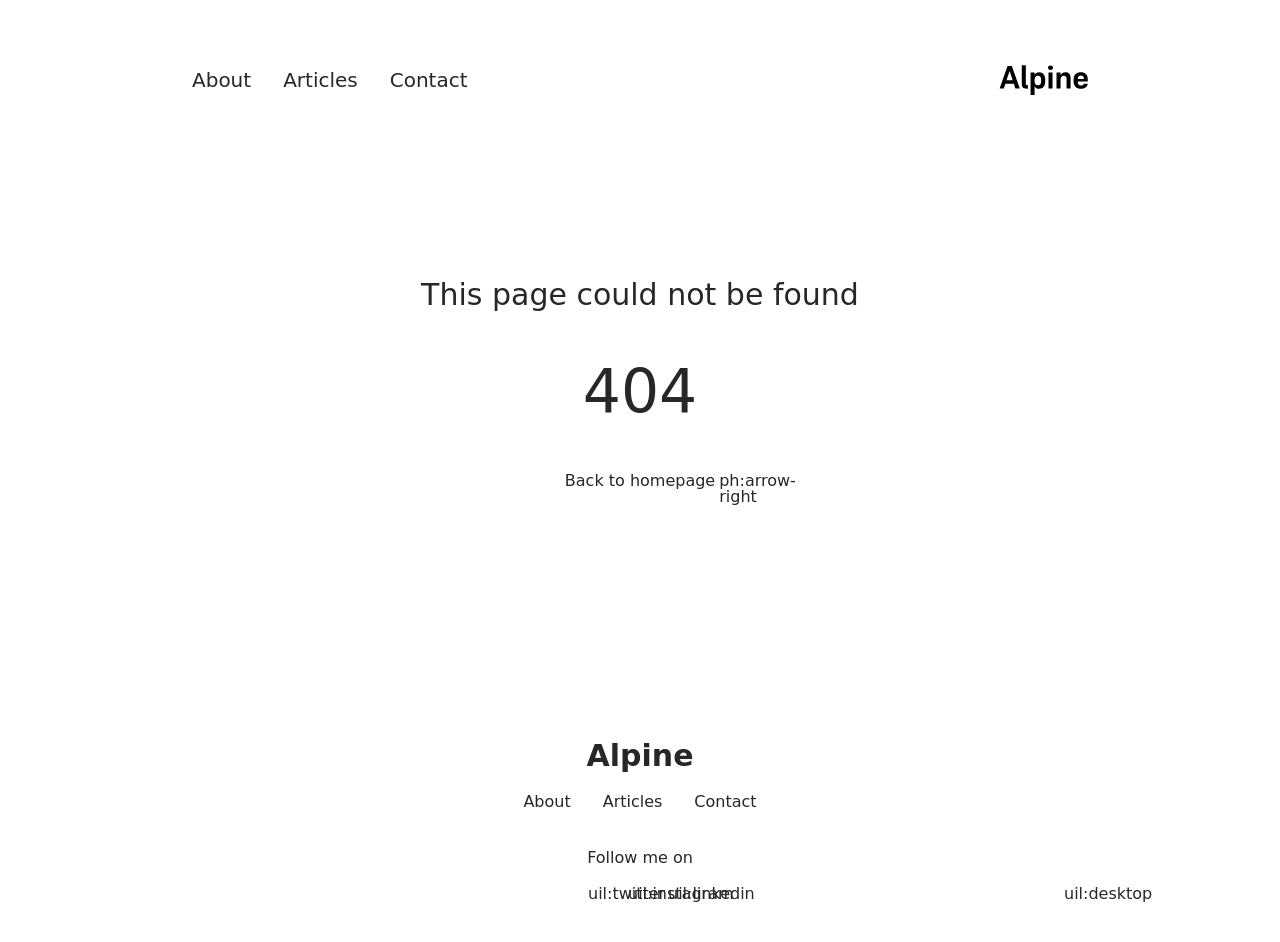
<file: 200.html>
<!DOCTYPE html><html  lang="en"><head><meta charset="utf-8">
<meta name="viewport" content="width=device-width, initial-scale=1">
<link rel="stylesheet" href="/_nuxt/entry.pyhnkjga.css">
<link rel="modulepreload" as="script" crossorigin href="/_nuxt/CyPUwZUZ.js">
<link rel="prefetch" as="style" href="/_nuxt/article.B-KtgFcq.css">
<link rel="prefetch" as="style" href="/_nuxt/ProseA.0iM_ljxs.css">
<link rel="prefetch" as="script" crossorigin href="/_nuxt/DfNk5R1v.js">
<link rel="prefetch" as="script" crossorigin href="/_nuxt/Bday77me.js">
<link rel="prefetch" as="script" crossorigin href="/_nuxt/BcWussCh.js">
<link rel="prefetch" as="script" crossorigin href="/_nuxt/DM9KY-6F.js">
<link rel="prefetch" as="script" crossorigin href="/_nuxt/G703h0KS.js">
<link rel="prefetch" as="script" crossorigin href="/_nuxt/Z9RYaPxV.js">
<link rel="prefetch" as="style" href="/_nuxt/useStudio.DzA-IoZ4.css">
<link rel="prefetch" as="script" crossorigin href="/_nuxt/Da2Jk_7A.js">
<link rel="prefetch" as="style" href="/_nuxt/error-404.Bwq3Qtp8.css">
<link rel="prefetch" as="script" crossorigin href="/_nuxt/d-aqjYNd.js">
<link rel="prefetch" as="style" href="/_nuxt/error-500.C69HPPxN.css">
<link rel="prefetch" as="script" crossorigin href="/_nuxt/UmR_tbh1.js">
<script type="module" src="/_nuxt/CyPUwZUZ.js" crossorigin></script><style id="pinceau-runtime-hydratable">undefined</style><style id="pinceau-theme">@media { :root {--pinceau-mq: initial; --alpine-readableLine: 68ch;--alpine-backdrop-backgroundColor: #f4f4f5b3;--prose-code-inline-padding: 0.2rem 0.375rem 0.2rem 0.375rem;--prose-code-block-backdropFilter: contrast(1);--prose-code-block-border-style: solid;--prose-code-block-border-width: 1px;--prose-tbody-tr-borderBottom-style: dashed;--prose-tbody-tr-borderBottom-width: 1px;--prose-th-textAlign: inherit;--prose-thead-borderBottom-style: solid;--prose-thead-borderBottom-width: 1px;--prose-thead-border-style: solid;--prose-thead-border-width: 0px;--prose-table-textAlign: start;--prose-hr-width: 1px;--prose-hr-style: solid;--prose-li-listStylePosition: outside;--prose-ol-li-markerColor: currentColor;--prose-ol-paddingInlineStart: 21px;--prose-ol-listStyleType: decimal;--prose-ul-li-markerColor: currentColor;--prose-ul-paddingInlineStart: 21px;--prose-ul-listStyleType: disc;--prose-blockquote-border-style: solid;--prose-blockquote-border-width: 4px;--prose-blockquote-quotes: '201C' '201D' '2018' '2019';--prose-blockquote-paddingInlineStart: 24px;--prose-a-code-color-hover: currentColor;--prose-a-code-color-static: currentColor;--prose-a-hasCode-borderBottom: none;--prose-a-border-distance: 2px;--prose-a-border-color-hover: currentColor;--prose-a-border-color-static: currentColor;--prose-a-border-style-hover: solid;--prose-a-border-style-static: dashed;--prose-a-border-width: 1px;--prose-a-color-static: inherit;--prose-a-textDecoration: none;--prose-h6-margin: 3rem 0 2rem;--prose-h5-margin: 3rem 0 2rem;--prose-h4-margin: 3rem 0 2rem;--prose-h3-margin: 3rem 0 2rem;--prose-h2-margin: 3rem 0 2rem;--prose-h1-margin: 0 0 2rem;--prose-p-fontSize: 18px;--typography-lead-loose: 2;--typography-lead-relaxed: 1.625;--typography-lead-normal: 1.5;--typography-lead-snug: 1.375;--typography-lead-tight: 1.25;--typography-lead-none: 1;--typography-lead-10: 2.5rem;--typography-lead-9: 2.25rem;--typography-lead-8: 2rem;--typography-lead-7: 1.75rem;--typography-lead-6: 1.5rem;--typography-lead-5: 1.25rem;--typography-lead-4: 1rem;--typography-lead-3: .75rem;--typography-lead-2: .5rem;--typography-lead-1: .025rem;--typography-fontWeight-black: 900;--typography-fontWeight-extrabold: 800;--typography-fontWeight-bold: 700;--typography-fontWeight-semibold: 600;--typography-fontWeight-medium: 500;--typography-fontWeight-normal: 400;--typography-fontWeight-light: 300;--typography-fontWeight-extralight: 200;--typography-fontWeight-thin: 100;--typography-fontSize-9xl: 128px;--typography-fontSize-8xl: 96px;--typography-fontSize-7xl: 72px;--typography-fontSize-6xl: 60px;--typography-fontSize-5xl: 48px;--typography-fontSize-4xl: 36px;--typography-fontSize-3xl: 30px;--typography-fontSize-2xl: 24px;--typography-fontSize-xl: 20px;--typography-fontSize-lg: 18px;--typography-fontSize-base: 16px;--typography-fontSize-sm: 14px;--typography-fontSize-xs: 12px;--typography-letterSpacing-wide: 0.025em;--typography-letterSpacing-tight: -0.025em;--typography-verticalMargin-base: 24px;--typography-verticalMargin-sm: 16px;--elements-border-secondary-hover: [object Object];--elements-backdrop-background: #fffc;--elements-backdrop-filter: saturate(200%) blur(20px);--elements-container-maxWidth: 64rem;--lead-loose: 2;--lead-relaxed: 1.625;--lead-normal: 1.5;--lead-snug: 1.375;--lead-tight: 1.25;--lead-none: 1;--lead-10: 2.5rem;--lead-9: 2.25rem;--lead-8: 2rem;--lead-7: 1.75rem;--lead-6: 1.5rem;--lead-5: 1.25rem;--lead-4: 1rem;--lead-3: .75rem;--lead-2: .5rem;--lead-1: .025rem;--letterSpacing-widest: 0.1em;--letterSpacing-wider: 0.05em;--letterSpacing-wide: 0.025em;--letterSpacing-normal: 0em;--letterSpacing-tight: -0.025em;--letterSpacing-tighter: -0.05em;--fontSize-9xl: 8rem;--fontSize-8xl: 6rem;--fontSize-7xl: 4.5rem;--fontSize-6xl: 3.75rem;--fontSize-5xl: 3rem;--fontSize-4xl: 2.25rem;--fontSize-3xl: 1.875rem;--fontSize-2xl: 1.5rem;--fontSize-xl: 1.25rem;--fontSize-lg: 1.125rem;--fontSize-base: 1rem;--fontSize-sm: 0.875rem;--fontSize-xs: 0.75rem;--fontWeight-black: 900;--fontWeight-extrabold: 800;--fontWeight-bold: 700;--fontWeight-semibold: 600;--fontWeight-medium: 500;--fontWeight-normal: 400;--fontWeight-light: 300;--fontWeight-extralight: 200;--fontWeight-thin: 100;--font-mono: ui-monospace, SFMono-Regular, Menlo, Monaco, Consolas, Liberation Mono, Courier New, monospace;--font-serif: ui-serif, Georgia, Cambria, Times New Roman, Times, serif;--font-sans: ui-sans-serif, system-ui, -apple-system, BlinkMacSystemFont, Segoe UI, Roboto, Helvetica Neue, Arial, Noto Sans, sans-serif, Apple Color Emoji, Segoe UI Emoji, Segoe UI Symbol, Noto Color Emoji;--opacity-total: 1;--opacity-high: 0.8;--opacity-medium: 0.5;--opacity-soft: 0.3;--opacity-light: 0.15;--opacity-bright: 0.1;--opacity-noOpacity: 0;--borderWidth-lg: 3px;--borderWidth-md: 2px;--borderWidth-sm: 1px;--borderWidth-noBorder: 0;--space-rem-875: 0.875rem;--space-rem-625: 0.625rem;--space-rem-375: 0.375rem;--space-rem-125: 0.125rem;--space-px: 1px;--space-128: 32rem;--space-96: 24rem;--space-80: 20rem;--space-72: 18rem;--space-64: 16rem;--space-60: 15rem;--space-56: 14rem;--space-52: 13rem;--space-48: 12rem;--space-44: 11rem;--space-40: 10rem;--space-36: 9rem;--space-32: 8rem;--space-28: 7rem;--space-24: 6rem;--space-20: 5rem;--space-16: 4rem;--space-14: 3.5rem;--space-12: 3rem;--space-11: 2.75rem;--space-10: 2.5rem;--space-9: 2.25rem;--space-8: 2rem;--space-7: 1.75rem;--space-6: 1.5rem;--space-5: 1.25rem;--space-4: 1rem;--space-3: 0.75rem;--space-2: 0.5rem;--space-1: 0.25rem;--space-0: 0px;--size-full: 100%;--size-7xl: 80rem;--size-6xl: 72rem;--size-5xl: 64rem;--size-4xl: 56rem;--size-3xl: 48rem;--size-2xl: 42rem;--size-xl: 36rem;--size-lg: 32rem;--size-md: 28rem;--size-sm: 24rem;--size-xs: 20rem;--size-200: 200px;--size-104: 104px;--size-80: 80px;--size-64: 64px;--size-56: 56px;--size-48: 48px;--size-40: 40px;--size-32: 32px;--size-24: 24px;--size-20: 20px;--size-16: 16px;--size-12: 12px;--size-8: 8px;--size-6: 6px;--size-4: 4px;--size-2: 2px;--size-0: 0px;--radii-full: 9999px;--radii-3xl: 1.75rem;--radii-2xl: 1.5rem;--radii-xl: 1rem;--radii-lg: 0.75rem;--radii-md: 0.5rem;--radii-sm: 0.375rem;--radii-xs: 0.25rem;--radii-2xs: 0.125rem;--radii-none: 0px;--shadow-none: 0px 0px 0px 0px transparent;--shadow-lg: 0px 10px 15px -3px #000000, 0px 4px 6px -4px #000000;--shadow-md: 0px 4px 6px -1px #000000, 0px 2px 4px -2px #000000;--shadow-sm: 0px 1px 3px 0px #000000, 0px 1px 2px -1px #000000;--shadow-xs: 0px 1px 2px 0px #000000;--height-screen: 100vh;--width-screen: 100vw;--color-primary-900: #002e38;--color-primary-800: #005c70;--color-primary-700: #008aa9;--color-primary-600: #00b9e1;--color-primary-500: #1ad6ff;--color-primary-400: #40ddff;--color-primary-300: #66e4ff;--color-primary-200: #8deaff;--color-primary-100: #b3f1ff;--color-primary-50: #d9f8ff;--color-ruby-900: #380011;--color-ruby-800: #700021;--color-ruby-700: #a90032;--color-ruby-600: #e10043;--color-ruby-500: #ff1a5e;--color-ruby-400: #ff4079;--color-ruby-300: #ff6694;--color-ruby-200: #ff8dae;--color-ruby-100: #ffb3c9;--color-ruby-50: #ffd9e4;--color-pink-900: #380025;--color-pink-800: #70004b;--color-pink-700: #a90070;--color-pink-600: #e10095;--color-pink-500: #ff1ab2;--color-pink-400: #ff40bf;--color-pink-300: #ff66cc;--color-pink-200: #ff8dd8;--color-pink-100: #ffb3e5;--color-pink-50: #ffd9f2;--color-purple-900: #190038;--color-purple-800: #330070;--color-purple-700: #4c00a9;--color-purple-600: #6500e1;--color-purple-500: #811aff;--color-purple-400: #9640ff;--color-purple-300: #ab66ff;--color-purple-200: #c08dff;--color-purple-100: #d5b3ff;--color-purple-50: #ead9ff;--color-royalblue-900: #0b0531;--color-royalblue-800: #160a62;--color-royalblue-700: #211093;--color-royalblue-600: #2c15c4;--color-royalblue-500: #4127e8;--color-royalblue-400: #614bec;--color-royalblue-300: #806ff0;--color-royalblue-200: #a093f3;--color-royalblue-100: #c0b7f7;--color-royalblue-50: #dfdbfb;--color-indigoblue-900: #001238;--color-indigoblue-800: #002370;--color-indigoblue-700: #0035a9;--color-indigoblue-600: #0047e1;--color-indigoblue-500: #1a62ff;--color-indigoblue-400: #407cff;--color-indigoblue-300: #6696ff;--color-indigoblue-200: #8db0ff;--color-indigoblue-100: #b3cbff;--color-indigoblue-50: #d9e5ff;--color-blue-900: #002438;--color-blue-800: #004870;--color-blue-700: #006ca9;--color-blue-600: #0090e1;--color-blue-500: #1aadff;--color-blue-400: #40bbff;--color-blue-300: #66c8ff;--color-blue-200: #8dd6ff;--color-blue-100: #b3e4ff;--color-blue-50: #d9f1ff;--color-lightblue-900: #002e38;--color-lightblue-800: #005c70;--color-lightblue-700: #008aa9;--color-lightblue-600: #00b9e1;--color-lightblue-500: #1ad6ff;--color-lightblue-400: #40ddff;--color-lightblue-300: #66e4ff;--color-lightblue-200: #8deaff;--color-lightblue-100: #b3f1ff;--color-lightblue-50: #d9f8ff;--color-teal-900: #062a28;--color-teal-800: #0b544f;--color-teal-700: #117d77;--color-teal-600: #16a79e;--color-teal-500: #1cd1c6;--color-teal-400: #36e4da;--color-teal-300: #5fe9e1;--color-teal-200: #87efe9;--color-teal-100: #aff4f0;--color-teal-50: #d7faf8;--color-pear-900: #2a2b09;--color-pear-800: #545512;--color-pear-700: #7e801b;--color-pear-600: #a8aa24;--color-pear-500: #d0d32f;--color-pear-400: #d8da52;--color-pear-300: #e0e274;--color-pear-200: #e8e997;--color-pear-100: #eff0ba;--color-pear-50: #f7f8dc;--color-red-900: #380300;--color-red-800: #700700;--color-red-700: #a90a00;--color-red-600: #e10e00;--color-red-500: #ff281a;--color-red-400: #ff4c40;--color-red-300: #ff7066;--color-red-200: #ff948d;--color-red-100: #ffb7b3;--color-red-50: #ffdbd9;--color-orange-900: #381800;--color-orange-800: #702f00;--color-orange-700: #a94700;--color-orange-600: #e15e00;--color-orange-500: #ff7a1a;--color-orange-400: #ff9040;--color-orange-300: #ffa666;--color-orange-200: #ffbd8d;--color-orange-100: #ffd3b3;--color-orange-50: #ffe9d9;--color-yellow-900: #362b03;--color-yellow-800: #6d5605;--color-yellow-700: #a38108;--color-yellow-600: #daac0a;--color-yellow-500: #f5c828;--color-yellow-400: #f7d14c;--color-yellow-300: #f8da70;--color-yellow-200: #fae393;--color-yellow-100: #fcedb7;--color-yellow-50: #fdf6db;--color-green-900: #003f25;--color-green-800: #005e38;--color-green-700: #007e4a;--color-green-600: #009d5d;--color-green-500: #00bd6f;--color-green-400: #00dc82;--color-green-300: #30ffaa;--color-green-200: #83ffcc;--color-green-100: #acffdd;--color-green-50: #d6ffee;--color-gray-900: #18181B;--color-gray-800: #27272A;--color-gray-700: #3f3f46;--color-gray-600: #52525B;--color-gray-500: #71717A;--color-gray-400: #a1a1aa;--color-gray-300: #D4d4d8;--color-gray-200: #e4e4e7;--color-gray-100: #f4f4f5;--color-gray-50: #fafafa;--color-black: #0c0c0d;--color-white: #FFFFFF;--media-portrait: only screen and (orientation: portrait);--media-landscape: only screen and (orientation: landscape);--media-rm: (prefers-reduced-motion: reduce);--media-2xl: (min-width: 1536px);--media-xl: (min-width: 1280px);--media-lg: (min-width: 1024px);--media-md: (min-width: 768px);--media-sm: (min-width: 640px);--media-xs: (min-width: 475px);--alpine-body-color: var(--color-gray-800);--alpine-body-backgroundColor: var(--color-white);--prose-code-inline-fontWeight: var(--typography-fontWeight-normal);--prose-code-inline-fontSize: var(--typography-fontSize-sm);--prose-code-inline-borderRadius: var(--radii-xs);--prose-code-block-pre-padding: var(--typography-verticalMargin-sm);--prose-code-block-margin: var(--typography-verticalMargin-base) 0;--prose-code-block-fontSize: var(--typography-fontSize-sm);--prose-tbody-code-inline-fontSize: var(--typography-fontSize-sm);--prose-tbody-td-padding: var(--typography-verticalMargin-sm);--prose-th-fontWeight: var(--typography-fontWeight-semibold);--prose-th-padding: 0 var(--typography-verticalMargin-sm) var(--typography-verticalMargin-sm) var(--typography-verticalMargin-sm);--prose-table-lineHeight: var(--typography-lead-6);--prose-table-fontSize: var(--typography-fontSize-sm);--prose-table-margin: var(--typography-verticalMargin-base) 0;--prose-hr-margin: var(--typography-verticalMargin-base) 0;--prose-li-margin: var(--typography-verticalMargin-sm) 0;--prose-ol-margin: var(--typography-verticalMargin-base) 0;--prose-ul-margin: var(--typography-verticalMargin-base) 0;--prose-blockquote-margin: var(--typography-verticalMargin-base) 0;--prose-a-code-border-style: var(--prose-a-border-style-static);--prose-a-code-border-width: var(--prose-a-border-width);--prose-a-fontWeight: var(--typography-fontWeight-medium);--prose-img-margin: var(--typography-verticalMargin-base) 0;--prose-strong-fontWeight: var(--typography-fontWeight-semibold);--prose-h6-iconSize: var(--typography-fontSize-base);--prose-h6-fontWeight: var(--typography-fontWeight-semibold);--prose-h6-lineHeight: var(--typography-lead-normal);--prose-h6-fontSize: var(--typography-fontSize-lg);--prose-h5-iconSize: var(--typography-fontSize-lg);--prose-h5-fontWeight: var(--typography-fontWeight-semibold);--prose-h5-lineHeight: var(--typography-lead-snug);--prose-h5-fontSize: var(--typography-fontSize-xl);--prose-h4-iconSize: var(--typography-fontSize-lg);--prose-h4-letterSpacing: var(--typography-letterSpacing-tight);--prose-h4-fontWeight: var(--typography-fontWeight-semibold);--prose-h4-lineHeight: var(--typography-lead-snug);--prose-h4-fontSize: var(--typography-fontSize-2xl);--prose-h3-iconSize: var(--typography-fontSize-xl);--prose-h3-letterSpacing: var(--typography-letterSpacing-tight);--prose-h3-fontWeight: var(--typography-fontWeight-semibold);--prose-h3-lineHeight: var(--typography-lead-snug);--prose-h3-fontSize: var(--typography-fontSize-3xl);--prose-h2-iconSize: var(--typography-fontSize-2xl);--prose-h2-letterSpacing: var(--typography-letterSpacing-tight);--prose-h2-fontWeight: var(--typography-fontWeight-semibold);--prose-h2-lineHeight: var(--typography-lead-tight);--prose-h2-fontSize: var(--typography-fontSize-4xl);--prose-h1-iconSize: var(--typography-fontSize-3xl);--prose-h1-letterSpacing: var(--typography-letterSpacing-tight);--prose-h1-fontWeight: var(--typography-fontWeight-bold);--prose-h1-lineHeight: var(--typography-lead-tight);--prose-h1-fontSize: var(--typography-fontSize-5xl);--prose-p-br-margin: var(--typography-verticalMargin-base) 0 0 0;--prose-p-margin: var(--typography-verticalMargin-base) 0;--prose-p-lineHeight: var(--typography-lead-normal);--typography-color-primary-900: var(--color-primary-900);--typography-color-primary-800: var(--color-primary-800);--typography-color-primary-700: var(--color-primary-700);--typography-color-primary-600: var(--color-primary-600);--typography-color-primary-500: var(--color-primary-500);--typography-color-primary-400: var(--color-primary-400);--typography-color-primary-300: var(--color-primary-300);--typography-color-primary-200: var(--color-primary-200);--typography-color-primary-100: var(--color-primary-100);--typography-color-primary-50: var(--color-primary-50);--typography-font-code: var(--font-mono);--typography-font-body: var(--font-sans);--typography-font-display: var(--font-sans);--typography-body-backgroundColor: var(--color-white);--typography-body-color: var(--color-black);--elements-state-danger-borderColor-secondary: var(--color-red-200);--elements-state-danger-borderColor-primary: var(--color-red-100);--elements-state-danger-backgroundColor-secondary: var(--color-red-100);--elements-state-danger-backgroundColor-primary: var(--color-red-50);--elements-state-danger-color-secondary: var(--color-red-600);--elements-state-danger-color-primary: var(--color-red-500);--elements-state-warning-borderColor-secondary: var(--color-yellow-200);--elements-state-warning-borderColor-primary: var(--color-yellow-100);--elements-state-warning-backgroundColor-secondary: var(--color-yellow-100);--elements-state-warning-backgroundColor-primary: var(--color-yellow-50);--elements-state-warning-color-secondary: var(--color-yellow-700);--elements-state-warning-color-primary: var(--color-yellow-600);--elements-state-success-borderColor-secondary: var(--color-green-200);--elements-state-success-borderColor-primary: var(--color-green-100);--elements-state-success-backgroundColor-secondary: var(--color-green-100);--elements-state-success-backgroundColor-primary: var(--color-green-50);--elements-state-success-color-secondary: var(--color-green-600);--elements-state-success-color-primary: var(--color-green-500);--elements-state-info-borderColor-secondary: var(--color-blue-200);--elements-state-info-borderColor-primary: var(--color-blue-100);--elements-state-info-backgroundColor-secondary: var(--color-blue-100);--elements-state-info-backgroundColor-primary: var(--color-blue-50);--elements-state-info-color-secondary: var(--color-blue-600);--elements-state-info-color-primary: var(--color-blue-500);--elements-state-primary-borderColor-secondary: var(--color-primary-200);--elements-state-primary-borderColor-primary: var(--color-primary-100);--elements-state-primary-backgroundColor-secondary: var(--color-primary-100);--elements-state-primary-backgroundColor-primary: var(--color-primary-50);--elements-state-primary-color-secondary: var(--color-primary-700);--elements-state-primary-color-primary: var(--color-primary-600);--elements-surface-secondary-backgroundColor: var(--color-gray-200);--elements-surface-primary-backgroundColor: var(--color-gray-100);--elements-surface-background-base: var(--color-gray-100);--elements-border-secondary-static: var(--color-gray-200);--elements-border-primary-hover: var(--color-gray-200);--elements-border-primary-static: var(--color-gray-100);--elements-container-padding-md: var(--space-16);--elements-container-padding-sm: var(--space-12);--elements-container-padding-xs: var(--space-8);--elements-container-padding-mobile: var(--space-6);--elements-text-secondary-color-hover: var(--color-gray-700);--elements-text-secondary-color-static: var(--color-gray-500);--elements-text-primary-color-static: var(--color-gray-900);--text-6xl-lineHeight: var(--lead-none);--text-6xl-fontSize: var(--fontSize-6xl);--text-5xl-lineHeight: var(--lead-none);--text-5xl-fontSize: var(--fontSize-5xl);--text-4xl-lineHeight: var(--lead-10);--text-4xl-fontSize: var(--fontSize-4xl);--text-3xl-lineHeight: var(--lead-9);--text-3xl-fontSize: var(--fontSize-3xl);--text-2xl-lineHeight: var(--lead-8);--text-2xl-fontSize: var(--fontSize-2xl);--text-xl-lineHeight: var(--lead-7);--text-xl-fontSize: var(--fontSize-xl);--text-lg-lineHeight: var(--lead-7);--text-lg-fontSize: var(--fontSize-lg);--text-base-lineHeight: var(--lead-6);--text-base-fontSize: var(--fontSize-base);--text-sm-lineHeight: var(--lead-5);--text-sm-fontSize: var(--fontSize-sm);--text-xs-lineHeight: var(--lead-4);--text-xs-fontSize: var(--fontSize-xs);--shadow-2xl: 0px 25px 50px -12px var(--color-gray-900);--shadow-xl: 0px 20px 25px -5px var(--color-gray-400), 0px 8px 10px -6px #000000;--color-secondary-900: var(--color-gray-900);--color-secondary-800: var(--color-gray-800);--color-secondary-700: var(--color-gray-700);--color-secondary-600: var(--color-gray-600);--color-secondary-500: var(--color-gray-500);--color-secondary-400: var(--color-gray-400);--color-secondary-300: var(--color-gray-300);--color-secondary-200: var(--color-gray-200);--color-secondary-100: var(--color-gray-100);--color-secondary-50: var(--color-gray-50);--prose-a-code-background-hover: var(--typography-color-primary-50);--prose-a-code-border-color-hover: var(--typography-color-primary-500);--prose-a-color-hover: var(--typography-color-primary-500);--typography-color-secondary-900: var(--color-secondary-900);--typography-color-secondary-800: var(--color-secondary-800);--typography-color-secondary-700: var(--color-secondary-700);--typography-color-secondary-600: var(--color-secondary-600);--typography-color-secondary-500: var(--color-secondary-500);--typography-color-secondary-400: var(--color-secondary-400);--typography-color-secondary-300: var(--color-secondary-300);--typography-color-secondary-200: var(--color-secondary-200);--typography-color-secondary-100: var(--color-secondary-100);--typography-color-secondary-50: var(--color-secondary-50);--prose-code-inline-backgroundColor: var(--typography-color-secondary-100);--prose-code-inline-color: var(--typography-color-secondary-700);--prose-code-block-backgroundColor: var(--typography-color-secondary-100);--prose-code-block-color: var(--typography-color-secondary-700);--prose-code-block-border-color: var(--typography-color-secondary-200);--prose-tbody-tr-borderBottom-color: var(--typography-color-secondary-200);--prose-th-color: var(--typography-color-secondary-600);--prose-thead-borderBottom-color: var(--typography-color-secondary-200);--prose-thead-border-color: var(--typography-color-secondary-300);--prose-hr-color: var(--typography-color-secondary-200);--prose-blockquote-border-color: var(--typography-color-secondary-200);--prose-blockquote-color: var(--typography-color-secondary-500);--prose-a-code-border-color-static: var(--typography-color-secondary-400); } }@media { :root.dark {--pinceau-mq: dark; --alpine-backdrop-backgroundColor: #18181bb3;--prose-code-block-backdropFilter: contrast(1);--prose-ol-li-markerColor: currentColor;--prose-ul-li-markerColor: currentColor;--prose-a-code-color-hover: currentColor;--prose-a-code-color-static: currentColor;--prose-a-border-color-hover: currentColor;--prose-a-border-color-static: currentColor;--prose-a-color-static: inherit;--elements-backdrop-background: #0c0d0ccc;--alpine-body-color: var(--color-gray-200);--alpine-body-backgroundColor: var(--color-black);--typography-body-backgroundColor: var(--color-black);--typography-body-color: var(--color-white);--elements-state-danger-borderColor-secondary: var(--color-red-700);--elements-state-danger-borderColor-primary: var(--color-red-800);--elements-state-danger-backgroundColor-secondary: var(--color-red-800);--elements-state-danger-backgroundColor-primary: var(--color-red-900);--elements-state-danger-color-secondary: var(--color-red-200);--elements-state-danger-color-primary: var(--color-red-300);--elements-state-warning-borderColor-secondary: var(--color-yellow-700);--elements-state-warning-borderColor-primary: var(--color-yellow-800);--elements-state-warning-backgroundColor-secondary: var(--color-yellow-800);--elements-state-warning-backgroundColor-primary: var(--color-yellow-900);--elements-state-warning-color-secondary: var(--color-yellow-200);--elements-state-warning-color-primary: var(--color-yellow-400);--elements-state-success-borderColor-secondary: var(--color-green-700);--elements-state-success-borderColor-primary: var(--color-green-800);--elements-state-success-backgroundColor-secondary: var(--color-green-800);--elements-state-success-backgroundColor-primary: var(--color-green-900);--elements-state-success-color-secondary: var(--color-green-200);--elements-state-success-color-primary: var(--color-green-400);--elements-state-info-borderColor-secondary: var(--color-blue-700);--elements-state-info-borderColor-primary: var(--color-blue-800);--elements-state-info-backgroundColor-secondary: var(--color-blue-800);--elements-state-info-backgroundColor-primary: var(--color-blue-900);--elements-state-info-color-secondary: var(--color-blue-200);--elements-state-info-color-primary: var(--color-blue-400);--elements-state-primary-borderColor-secondary: var(--color-primary-700);--elements-state-primary-borderColor-primary: var(--color-primary-800);--elements-state-primary-backgroundColor-secondary: var(--color-primary-800);--elements-state-primary-backgroundColor-primary: var(--color-primary-900);--elements-state-primary-color-secondary: var(--color-primary-200);--elements-state-primary-color-primary: var(--color-primary-400);--elements-surface-secondary-backgroundColor: var(--color-gray-800);--elements-surface-primary-backgroundColor: var(--color-gray-900);--elements-surface-background-base: var(--color-gray-900);--elements-border-secondary-static: var(--color-gray-800);--elements-border-primary-hover: var(--color-gray-800);--elements-border-primary-static: var(--color-gray-900);--elements-text-secondary-color-hover: var(--color-gray-200);--elements-text-secondary-color-static: var(--color-gray-400);--elements-text-primary-color-static: var(--color-gray-50);--prose-a-code-background-hover: var(--typography-color-primary-900);--prose-a-code-border-color-hover: var(--typography-color-primary-600);--prose-a-color-hover: var(--typography-color-primary-400);--prose-code-inline-backgroundColor: var(--typography-color-secondary-800);--prose-code-inline-color: var(--typography-color-secondary-200);--prose-code-block-backgroundColor: var(--typography-color-secondary-900);--prose-code-block-color: var(--typography-color-secondary-200);--prose-code-block-border-color: var(--typography-color-secondary-800);--prose-tbody-tr-borderBottom-color: var(--typography-color-secondary-800);--prose-th-color: var(--typography-color-secondary-400);--prose-thead-borderBottom-color: var(--typography-color-secondary-800);--prose-thead-border-color: var(--typography-color-secondary-600);--prose-hr-color: var(--typography-color-secondary-800);--prose-blockquote-border-color: var(--typography-color-secondary-700);--prose-blockquote-color: var(--typography-color-secondary-400);--prose-a-code-border-color-static: var(--typography-color-secondary-600); } }</style><script>"use strict";(()=>{const a=window,e=document.documentElement,c=window.localStorage,d=["dark","light"],n=c&&c.getItem&&c.getItem("nuxt-color-mode")||"system";let l=n==="system"?f():n;const i=e.getAttribute("data-color-mode-forced");i&&(l=i),r(l),a["__NUXT_COLOR_MODE__"]={preference:n,value:l,getColorScheme:f,addColorScheme:r,removeColorScheme:u};function r(o){const t=""+o+"",s="";e.classList?e.classList.add(t):e.className+=" "+t,s&&e.setAttribute("data-"+s,o)}function u(o){const t=""+o+"",s="";e.classList?e.classList.remove(t):e.className=e.className.replace(new RegExp(t,"g"),""),s&&e.removeAttribute("data-"+s)}function m(o){return a.matchMedia("(prefers-color-scheme"+o+")")}function f(){if(a.matchMedia&&m("").media!=="not all"){for(const o of d)if(m(":"+o).matches)return o}return"light"}})();
</script></head><body><div id="__nuxt"></div><div id="teleports"></div><script type="application/json" id="__NUXT_DATA__" data-ssr="false">[{"_errors":1,"serverRendered":2,"data":3,"state":4,"once":5},{},false,{},{},["Set"]]</script>
<script>window.__NUXT__={};window.__NUXT__.config={public:{FORMSPREE_URL:"",plausible:{hashMode:false,trackLocalhost:false,domain:"",apiHost:"https://plausible.io",autoPageviews:true,autoOutboundTracking:false},studio:{apiURL:"https://api.nuxt.studio",iframeMessagingAllowedOrigins:""},mdc:{components:{prose:true,map:{p:"prose-p",a:"prose-a",blockquote:"prose-blockquote","code-inline":"prose-code-inline",code:"ProseCodeInline",em:"prose-em",h1:"prose-h1",h2:"prose-h2",h3:"prose-h3",h4:"prose-h4",h5:"prose-h5",h6:"prose-h6",hr:"prose-hr",img:"prose-img",ul:"prose-ul",ol:"prose-ol",li:"prose-li",strong:"prose-strong",table:"prose-table",thead:"prose-thead",tbody:"prose-tbody",td:"prose-td",th:"prose-th",tr:"prose-tr"}},headings:{anchorLinks:{h1:false,h2:true,h3:true,h4:true,h5:false,h6:false}}},content:{locales:[],defaultLocale:"",integrity:1714356257366,experimental:{stripQueryParameters:false,advanceQuery:false,clientDB:false},respectPathCase:false,api:{baseURL:"/api/_content"},navigation:{fields:["navTitle","layout"]},tags:{p:"prose-p",a:"prose-a",blockquote:"prose-blockquote","code-inline":"prose-code-inline",code:"ProseCodeInline",em:"prose-em",h1:"prose-h1",h2:"prose-h2",h3:"prose-h3",h4:"prose-h4",h5:"prose-h5",h6:"prose-h6",hr:"prose-hr",img:"prose-img",ul:"prose-ul",ol:"prose-ol",li:"prose-li",strong:"prose-strong",table:"prose-table",thead:"prose-thead",tbody:"prose-tbody",td:"prose-td",th:"prose-th",tr:"prose-tr"},highlight:{theme:{default:"github-light",dark:"github-dark"},preload:["json","js","ts","html","css","vue","diff","shell","markdown","yaml","bash","ini","c","cpp"],highlighter:"shiki",langs:["js","jsx","json","ts","tsx","vue","css","html","vue","bash","md","mdc","yaml","json","js","ts","html","css","vue","diff","shell","markdown","yaml","bash","ini","c","cpp"]},wsUrl:"",documentDriven:{page:true,navigation:true,surround:true,globals:{},layoutFallbacks:["theme"],injectPage:true},host:"",trailingSlash:false,search:"",contentHead:true,anchorLinks:{depth:4,exclude:[1]}}},app:{baseURL:"/",buildAssetsDir:"/_nuxt/",cdnURL:""}}</script></body></html>
</file>
<file: _nuxt/entry.pyhnkjga.css>
body{background-color:var(--alpine-body-backgroundColor);color:var(--alpine-body-color)}.light-img{display:block}.dark-img{display:none}@media (prefers-color-scheme:dark){html:not(.light) .dark-img{display:block}html:not(.light) .light-img{display:none}}html.dark .dark-img{display:block}html.dark .light-img{display:none}html{-webkit-font-smoothing:antialiased;-moz-osx-font-smoothing:grayscale}.sr-only{height:1px!important;margin:-1px!important;overflow:hidden!important;padding:0!important;position:absolute!important;width:1px!important;clip:rect(0,0,0,0)!important;border:0!important;white-space:nowrap!important}*,:after,:before{border:0 solid #e5e7eb;box-sizing:border-box}html{line-height:1.5;-webkit-text-size-adjust:100%;font-family:ui-sans-serif,system-ui,-apple-system,BlinkMacSystemFont,Segoe UI,Roboto,Helvetica Neue,Arial,Noto Sans,sans-serif,Apple Color Emoji,Segoe UI Emoji,Segoe UI Symbol,Noto Color Emoji;-moz-tab-size:4;-o-tab-size:4;tab-size:4}body{line-height:inherit;margin:0}hr{border-top-width:1px;color:inherit;height:0}abbr:where([title]){-webkit-text-decoration:underline dotted;text-decoration:underline dotted}h1,h2,h3,h4,h5,h6{font-size:inherit;font-weight:inherit}a{color:inherit;text-decoration:inherit}b,strong{font-weight:bolder}code,kbd,pre,samp{font-family:ui-monospace,SFMono-Regular,Menlo,Monaco,Consolas,Liberation Mono,Courier New,monospace;font-size:1em}small{font-size:80%}sub,sup{font-size:75%;line-height:0;position:relative;vertical-align:baseline}sub{bottom:-.25em}sup{top:-.5em}table{border-collapse:collapse;border-color:inherit;text-indent:0}button,input,optgroup,select,textarea{color:inherit;font-family:inherit;font-size:100%;font-weight:inherit;line-height:inherit;margin:0;padding:0}button,select{text-transform:none}[type=button],[type=reset],[type=submit],button{-webkit-appearance:button;background-color:transparent;background-image:none}:-moz-focusring{outline:auto}:-moz-ui-invalid{box-shadow:none}progress{vertical-align:baseline}::-webkit-inner-spin-button,::-webkit-outer-spin-button{height:auto}[type=search]{-webkit-appearance:textfield;outline-offset:-2px}::-webkit-search-decoration{-webkit-appearance:none}::-webkit-file-upload-button{-webkit-appearance:button;font:inherit}summary{display:list-item}blockquote,dd,dl,figure,h1,h2,h3,h4,h5,h6,hr,p,pre{margin:0}fieldset{margin:0}fieldset,legend{padding:0}menu,ol,ul{list-style:none;margin:0;padding:0}textarea{resize:vertical}input::-moz-placeholder,textarea::-moz-placeholder{color:#9ca3af;opacity:1}input::placeholder,textarea::placeholder{color:#9ca3af;opacity:1}[role=button],button{cursor:pointer}:disabled{cursor:default}audio,canvas,embed,iframe,img,object,svg,video{display:block;vertical-align:middle}img,video{height:auto;max-width:100%}[hidden]{display:none}.nuxt-progress{background:repeating-linear-gradient(90deg,#00dc82 0,#34cdfe 50%,#0047e1);left:0;opacity:1;position:fixed;right:0;top:0;transition:width .1s,height .4s,opacity .4s;width:0;z-index:999999}nav ul[data-v-b3ee0519]{display:flex;flex-direction:column;gap:var(--space-4);justify-content:center;width:100%}@media (min-width:640px){nav ul[data-v-b3ee0519]{flex-direction:row;gap:var(--space-8)}}nav ul a[data-v-b3ee0519]{position:relative}nav ul a.router-link-active[data-v-b3ee0519]{color:var(--color-primary-500)}nav ul a .underline-fx[data-v-b3ee0519]{background-color:currentColor;bottom:-4px;height:1px;position:absolute;transition:width .2s ease-in-out;width:0}a[data-v-b3ee0519]:hover :is(nav ul a .underline-fx):is(nav ul a .underline-fx){width:100%}header[data-v-d2647fcb]{--header-padding:var(--space-16);--logo-height:var(--space-8);align-items:center;display:grid;gap:var(--space-4);grid-template-columns:repeat(12,minmax(0,1fr));padding-bottom:var(--header-padding);padding-top:var(--header-padding);position:relative}header .menu[data-v-d2647fcb]{display:flex;position:absolute}header .menu[data-v-d2647fcb] :hover{color:var(--color-primary-500)}.left[data-v-d2647fcb] :is(header .menu):is(header .menu){right:0}@media (min-width:640px){header .menu[data-v-d2647fcb]{display:none}}header .overlay[data-v-d2647fcb]{-webkit-backdrop-filter:blur(20px);backdrop-filter:blur(20px);background-color:var(--alpine-backdrop-backgroundColor);border:1px solid var(--color-gray-200);border-radius:var(--radii-md);font-size:var(--text-lg-fontSize);font-weight:var(--fontWeight-medium);line-height:var(--text-lg-lineHeight);padding:var(--space-6);padding-right:var(--space-24);perspective:2000px;position:absolute;top:calc(var(--header-padding) + var(--logo-height) + var(--space-2));transform-origin:top;transition:all .25s;will-change:opacity,transform}header .overlay[data-v-d2647fcb]:not(.show){opacity:0;transform:translateY(-10px) rotateY(-8deg) rotateX(-20deg)}.left[data-v-d2647fcb] :is(header .overlay:not(.show)):is(header .overlay:not(.show)){transform:translateY(-10px) rotateY(8deg) rotateX(-20deg)}header .overlay[data-v-d2647fcb]:not(.show){pointer-events:none}.left[data-v-d2647fcb] :is(header .overlay):is(header .overlay){padding:var(--space-6);padding-left:var(--space-16);right:0;text-align:right}@media (min-width:640px){header .overlay[data-v-d2647fcb]{display:none}}:root.dark header .overlay[data-v-d2647fcb]{border-color:var(--color-gray-800)}header .logo[data-v-d2647fcb]{display:flex;grid-column:span 12/span 12;height:var(--logo-height)}header .logo a[data-v-d2647fcb]{display:flex}.center[data-v-d2647fcb] :is(header .logo):is(header .logo){grid-column:span 12/span 12;justify-content:center}.right[data-v-d2647fcb] :is(header .logo):is(header .logo){justify-content:flex-end}@media (min-width:640px){header .logo[data-v-d2647fcb]{grid-column:span 4/span 4;grid-column-start:auto}.right[data-v-d2647fcb] :is(header .logo):is(header .logo){order:2}}header .logo .fallback[data-v-d2647fcb]{font-size:var(--text-2xl-fontSize);font-weight:var(--fontWeight-semibold);line-height:var(--text-2xl-lineHeight)}header .main-nav[data-v-d2647fcb]{display:none}@media (min-width:640px){header .main-nav[data-v-d2647fcb]{display:flex;font-size:var(--text-xl-fontSize);font-weight:var(--fontWeight-medium);grid-column:span 8/span 8;line-height:var(--text-xl-lineHeight)}.center[data-v-d2647fcb] :is(header .main-nav):is(header .main-nav){grid-column:span 12/span 12;justify-content:center}.right[data-v-d2647fcb] :is(header .main-nav):is(header .main-nav){justify-content:flex-start}.left[data-v-d2647fcb] :is(header .main-nav):is(header .main-nav){justify-content:flex-end}}.icon[data-v-cd5794d8]{display:inline-block;vertical-align:middle}a[data-v-836036d5]{--social-icon-size:24px;display:flex;height:24px;height:var(--social-icon-size);width:24px;width:var(--social-icon-size)}a[data-v-836036d5] :hover{color:var(--color-primary-500)}a svg[data-v-836036d5]{height:100%;width:100%}button[data-v-10a968a6]{display:flex;--color-mode-switcher-size:24px;height:24px;height:var(--color-mode-switcher-size);width:24px;width:var(--color-mode-switcher-size)}button[data-v-10a968a6] :hover{color:var(--color-primary-500)}button svg[data-v-10a968a6]{height:100%;width:100%}footer[data-v-6e343129]{align-items:center;display:flex;flex-direction:column;margin-top:var(--space-24);padding-bottom:var(--space-8);padding-top:var(--space-8)}footer.left[data-v-6e343129]{align-items:flex-start}footer.right[data-v-6e343129]{align-items:flex-end}@media (min-width:768px){footer[data-v-6e343129]{min-height:var(--space-36)}}footer .credits[data-v-6e343129]{font-size:var(--text-3xl-fontSize);font-weight:var(--fontWeight-bold);line-height:var(--text-3xl-lineHeight);margin-bottom:var(--space-4)}footer .navigation[data-v-6e343129]{display:none}@media (min-width:640px){footer .navigation[data-v-6e343129]{display:flex;font-size:var(--text-base-fontSize);font-weight:var(--fontWeight-medium);line-height:var(--text-base-lineHeight);margin-bottom:var(--space-8)}}footer .message[data-v-6e343129]{margin-bottom:var(--space-4);text-align:center}footer .icons[data-v-6e343129]{display:grid;gap:var(--space-4);grid-template-columns:repeat(12,minmax(0,1fr));width:100%}.left[data-v-6e343129] :is(footer .icons):is(footer .icons){align-items:center;display:flex;justify-content:space-between}.right[data-v-6e343129] :is(footer .icons):is(footer .icons){align-items:center;display:flex;flex-direction:row-reverse;justify-content:space-between}footer .icons .social[data-v-6e343129]{display:flex;gap:var(--space-4);grid-column:span 12/span 12;justify-content:center}@media (min-width:475px){footer .icons .social[data-v-6e343129]{grid-column:span 4/span 4;grid-column-start:5}}footer .icons .color-mode-switch[data-v-6e343129]{display:flex;grid-column:span 12/span 12;justify-content:center}@media (min-width:475px){footer .icons .color-mode-switch[data-v-6e343129]{grid-column:span 2/span 2;grid-column-start:11;justify-content:flex-end}}.container[data-v-98bd95b7]{margin-inline-end:auto;margin-inline-start:auto;width:100%}.app-layout[data-v-b5de449e]{min-width:var(--size-xs)}html{font-family:var(--font-sans)}
</file>
<file: _nuxt/DocumentDrivenNotFound.DhweOwh_.css>
section[data-v-8b72dae9]{align-items:center;display:flex;flex-direction:column;justify-content:center;min-height:50vh}section .message[data-v-8b72dae9]{font-size:var(--text-3xl-fontSize);font-weight:var(--fontWeight-medium);line-height:var(--text-3xl-lineHeight)}section .status[data-v-8b72dae9]{font-size:var(--text-6xl-fontSize);line-height:var(--text-6xl-lineHeight);margin-bottom:var(--space-12);margin-top:var(--space-12)}section a[data-v-8b72dae9]{align-items:center;display:flex;position:relative}section a .icon[data-v-8b72dae9]{height:var(--space-5);position:absolute;right:calc(0px - var(--space-1));transform:translate(100%);width:var(--space-5)}
</file>
<file: _nuxt/Hero.vQo4GDgt.css>
.hero .layout[data-v-afb78b7a]{display:grid;gap:var(--space-8);grid-template-columns:repeat(1,minmax(0,1fr))}@media (min-width:1024px){.hero .layout[data-v-afb78b7a]{grid-template-columns:repeat(2,minmax(0,1fr))}}.hero .layout .title[data-v-afb78b7a]{font-size:var(--text-4xl-fontSize);font-weight:var(--fontWeight-bold);line-height:var(--text-4xl-lineHeight)}.hero .layout .description[data-v-afb78b7a]{font-size:var(--text-xl-fontSize);line-height:var(--text-xl-lineHeight);margin-top:var(--space-3)}.hero .layout img[data-v-afb78b7a]{aspect-ratio:16/9;border-radius:var(--radii-md);-o-object-fit:cover;object-fit:cover;width:100%}.hero .layout img.left[data-v-afb78b7a]{order:-1}
</file>
<file: _nuxt/ProseUl.Ct5UM3HH.css>
ul[data-v-17fc41d7]{font-family:var(--typography-font-body);list-style-type:var(--prose-ul-listStyleType);margin:var(--prose-ul-margin);padding-inline-start:var(--prose-ul-paddingInlineStart)}ul[data-v-17fc41d7]>li::marker{color:var(--prose-ul-li-markerColor)}ul[data-v-17fc41d7]>li ol,ul[data-v-17fc41d7]>li ul{margin:0}
</file>
<file: _nuxt/ProseLi.DksDr1y0.css>
li[data-v-ff61ca7f]{font-family:var(--typography-font-body);list-style-position:var(--prose-li-listStylePosition);margin:var(--prose-li-margin)}
</file>
<file: _nuxt/ProseA.0iM_ljxs.css>
a[data-v-ef8e329f]{border-bottom:var(--prose-a-border-width) var(--prose-a-border-style-static) var(--prose-a-border-color-static);color:var(--prose-a-color-static);font-family:var(--typography-font-body);font-weight:var(--prose-a-fontWeight);padding-bottom:var(--prose-a-border-distance);-webkit-text-decoration:var(--prose-a-textDecoration);text-decoration:var(--prose-a-textDecoration)}a[data-v-ef8e329f]:hover{border-color:var(--prose-a-border-color-hover);border-style:var(--prose-a-border-style-hover);color:var(--prose-a-color-hover)}a[data-v-ef8e329f]:has(img){border-width:0}a[data-v-ef8e329f]:has(code){border-bottom:var(--prose-a-hasCode-borderBottom)}a[data-v-ef8e329f]:has(code) code{border-color:var(--prose-a-code-border-color-static);border-style:var(--prose-a-code-border-style);border-width:var(--prose-a-code-border-width);color:var(--prose-a-code-color-static)}a[data-v-ef8e329f]:has(code):hover{border-bottom:var(--prose-a-hasCode-borderBottom)}a[data-v-ef8e329f]:has(code):hover code{background-color:var(--prose-a-code-background-hover);border-color:var(--prose-a-code-border-color-hover);color:var(--prose-a-code-color-hover)}
</file>
<file: _nuxt/ProseStrong.D7GPjLLG.css>
strong[data-v-40e619b0]{font-family:var(--typography-font-body);font-weight:var(--prose-strong-fontWeight)}
</file>
<file: _nuxt/ProseP.CI2GCT6a.css>
p[data-v-bc9b5591]{font-family:var(--typography-font-body);font-size:var(--prose-p-fontSize);line-height:var(--prose-p-lineHeight);margin:var(--prose-p-margin)}p[data-v-bc9b5591] br{content:"";display:block;margin:var(--prose-p-br-margin)}
</file>
<file: _nuxt/Gallery.DpTKixtb.css>
.gallery .layout[data-v-075da6b0]{display:grid;gap:var(--space-8);margin-bottom:var(--space-16);margin-top:var(--space-16);--cols:1;grid-template-columns:repeat(1,minmax(0,1fr));grid-template-columns:repeat(var(--cols),minmax(0,1fr))}@media (min-width:768px){.gallery .layout[data-v-075da6b0]{--cols:var(---6-li-cols)}}.gallery .layout img[data-v-075da6b0]{aspect-ratio:16/9;border-radius:var(--radii-md);-o-object-fit:cover;object-fit:cover;width:100%}
</file>
<file: _nuxt/article.B-KtgFcq.css>
article[data-v-f93bfdfc]{margin-left:auto;margin-right:auto;max-width:var(--alpine-readableLine);padding-bottom:var(--space-4);padding-top:var(--space-4)}@media (min-width:640px){article[data-v-f93bfdfc]{padding-bottom:var(--space-12);padding-top:var(--space-12)}}article .back[data-v-f93bfdfc]{align-items:center;border-bottom:1px solid var(--elements-border-secondary-static);display:inline-flex;font-size:var(--text-lg-fontSize)}article .back[data-v-f93bfdfc] svg{height:var(--size-16);margin-right:var(--space-2);width:var(--size-16)}article header[data-v-f93bfdfc]{margin-bottom:var(--space-12);margin-top:var(--space-16)}article .title[data-v-f93bfdfc]{font-size:var(--text-5xl-fontSize);font-weight:var(--fontWeight-semibold);line-height:var(--text-5xl-lineHeight);margin-bottom:var(--space-4)}article time[data-v-f93bfdfc]{color:var(--elements-text-secondary-color-static)}article .prose .back-to-top[data-v-f93bfdfc]{align-items:center;display:flex;justify-content:flex-end;width:100%}article .prose .back-to-top a[data-v-f93bfdfc]{cursor:pointer;font-size:var(--text-lg-fontSize)}article .prose[data-v-f93bfdfc] h1{display:none}
</file>
<file: _nuxt/useStudio.DzA-IoZ4.css>
body.__preview_enabled{padding-bottom:50px}#__nuxt_preview[data-v-8802350f]{align-items:center;-webkit-backdrop-filter:blur(20px);backdrop-filter:blur(20px);background:#ffffff4d;border-top:1px solid #eee;bottom:-60px;color:#000;display:flex;font-family:Helvetica,sans-serif;font-size:16px;font-weight:500;gap:10px;height:50px;justify-content:center;left:0;position:fixed;right:0;transition:bottom .3s ease-in-out;z-index:10000}#__nuxt_preview.__preview_ready[data-v-8802350f]{bottom:0}#__preview_background[data-v-8802350f]{-webkit-backdrop-filter:blur(8px);backdrop-filter:blur(8px);background:#ffffff4d;height:100vh;left:0;position:fixed;top:0;width:100vw;z-index:9000}#__preview_loader[data-v-8802350f]{align-items:center;color:#000;display:flex;flex-direction:column;font-family:system-ui,-apple-system,BlinkMacSystemFont,Segoe UI,Roboto,Oxygen,Ubuntu,Cantarell,Open Sans,Helvetica Neue,sans-serif;font-size:1.4rem;gap:8px;left:50%;position:fixed;top:50%;transform:translate(-50%,-50%);z-index:9500}#__preview_loader p[data-v-8802350f]{margin:10px 0}.dark #__preview_background[data-v-8802350f],.dark-mode #__preview_background[data-v-8802350f]{background:#0000004d}.dark #__preview_loader[data-v-8802350f],.dark-mode #__preview_loader[data-v-8802350f]{color:#fff}.preview-loading-enter-active[data-v-8802350f],.preview-loading-leave-active[data-v-8802350f]{transition:opacity .4s}.preview-loading-enter[data-v-8802350f],.preview-loading-leave-to[data-v-8802350f]{opacity:0}#__preview_loading_icon[data-v-8802350f]{animation:spin-8802350f 1s linear infinite}.dark #__nuxt_preview[data-v-8802350f],.dark-mode #__nuxt_preview[data-v-8802350f]{background:#0000004d;border-top:1px solid #111;color:#fff}#__nuxt_preview svg[data-v-8802350f]{color:#000;display:inline-block;height:30px;width:30px}.dark #__nuxt_preview svg[data-v-8802350f],.dark-mode #__nuxt_preview svg[data-v-8802350f]{color:#fff}button[data-v-8802350f]{background:transparent;border:1px solid rgba(0,0,0,.2);border-radius:3px;box-shadow:none;color:#000c;cursor:pointer;display:inline-block;font-size:14px;font-weight:400;line-height:1rem;margin:0;padding:4px 10px;text-align:center;transition:none;width:auto}button[data-v-8802350f]:hover{border-color:#0006;color:#000000e6}.dark button[data-v-8802350f],.dark-mode button[data-v-8802350f]{border-color:#fff3;color:#d3d3d3}.dark button[data-v-8802350f]:hover,.dark-mode button[data-v-8802350f]:hover{border-color:#fff6;color:#fff}#__nuxt_preview button[data-v-8802350f]:focus,#__nuxt_preview button[data-v-8802350f]:hover{background:#0000001a}#__nuxt_preview button[data-v-8802350f]:active{background:#0003}.dark #__nuxt_preview button[data-v-8802350f],.dark-mode #__nuxt_preview button[data-v-8802350f]{border:1px solid hsla(0,0%,100%,.2);color:#fffc}.dark #__nuxt_preview button[data-v-8802350f]:hover,.dark-mode #__nuxt_preview button[data-v-8802350f]:focus{background:#ffffff1a}.dark #__nuxt_preview button[data-v-8802350f]:active,.dark-mode #__nuxt_preview button[data-v-8802350f]:active{background:#fff3}a[data-v-8802350f]{font-weight:600}#__nuxt_preview.__preview_refreshing button[data-v-8802350f],#__nuxt_preview.__preview_refreshing span[data-v-8802350f],#__nuxt_preview.__preview_refreshing svg[data-v-8802350f]{animation:nuxt_pulsate-8802350f 1s ease-out;animation-iteration-count:infinite;opacity:.5}@keyframes nuxt_pulsate-8802350f{0%{opacity:1}50%{opacity:.5}to{opacity:1}}@keyframes spin-8802350f{0%{transform:rotate(1turn)}to{transform:rotate(0)}}
</file>
<file: _nuxt/error-404.Bwq3Qtp8.css>
.spotlight[data-v-357349d0]{background:linear-gradient(45deg,#00dc82,#36e4da 50%,#0047e1);bottom:-30vh;filter:blur(20vh);height:40vh}.gradient-border[data-v-357349d0]{-webkit-backdrop-filter:blur(10px);backdrop-filter:blur(10px);border-radius:.5rem;position:relative}@media (prefers-color-scheme:light){.gradient-border[data-v-357349d0]{background-color:#ffffff4d}.gradient-border[data-v-357349d0]:before{background:linear-gradient(90deg,#e2e2e2,#e2e2e2 25%,#00dc82,#36e4da 75%,#0047e1)}}@media (prefers-color-scheme:dark){html:not(.light) .gradient-border[data-v-357349d0]{background-color:#1414144d}html:not(.light) .gradient-border[data-v-357349d0]:before{background:linear-gradient(90deg,#303030,#303030 25%,#00dc82,#36e4da 75%,#0047e1)}}html.dark .gradient-border[data-v-357349d0]{background-color:#1414144d}html.dark .gradient-border[data-v-357349d0]:before{background:linear-gradient(90deg,#303030,#303030 25%,#00dc82,#36e4da 75%,#0047e1)}.gradient-border[data-v-357349d0]:before{background-size:400% auto;border-radius:.5rem;bottom:0;content:"";left:0;-webkit-mask:linear-gradient(#fff 0 0) content-box,linear-gradient(#fff 0 0);mask:linear-gradient(#fff 0 0) content-box,linear-gradient(#fff 0 0);-webkit-mask-composite:xor;mask-composite:exclude;opacity:.5;padding:2px;position:absolute;right:0;top:0;transition:background-position .3s ease-in-out,opacity .2s ease-in-out;width:100%}.gradient-border[data-v-357349d0]:hover:before{background-position:-50% 0;opacity:1}.fixed[data-v-357349d0]{position:fixed}.left-0[data-v-357349d0]{left:0}.right-0[data-v-357349d0]{right:0}.z-10[data-v-357349d0]{z-index:10}.z-20[data-v-357349d0]{z-index:20}.grid[data-v-357349d0]{display:grid}.mb-16[data-v-357349d0]{margin-bottom:4rem}.mb-8[data-v-357349d0]{margin-bottom:2rem}.max-w-520px[data-v-357349d0]{max-width:520px}.min-h-screen[data-v-357349d0]{min-height:100vh}.w-full[data-v-357349d0]{width:100%}.flex[data-v-357349d0]{display:flex}.cursor-pointer[data-v-357349d0]{cursor:pointer}.place-content-center[data-v-357349d0]{place-content:center}.items-center[data-v-357349d0]{align-items:center}.justify-center[data-v-357349d0]{justify-content:center}.overflow-hidden[data-v-357349d0]{overflow:hidden}.bg-white[data-v-357349d0]{--un-bg-opacity:1;background-color:#fff;background-color:rgb(255 255 255/var(--un-bg-opacity))}.px-4[data-v-357349d0]{padding-left:1rem;padding-right:1rem}.px-8[data-v-357349d0]{padding-left:2rem;padding-right:2rem}.py-2[data-v-357349d0]{padding-bottom:.5rem;padding-top:.5rem}.text-center[data-v-357349d0]{text-align:center}.text-8xl[data-v-357349d0]{font-size:6rem;line-height:1}.text-xl[data-v-357349d0]{font-size:1.25rem;line-height:1.75rem}.text-black[data-v-357349d0]{--un-text-opacity:1;color:#000;color:rgb(0 0 0/var(--un-text-opacity))}.font-light[data-v-357349d0]{font-weight:300}.font-medium[data-v-357349d0]{font-weight:500}.leading-tight[data-v-357349d0]{line-height:1.25}.font-sans[data-v-357349d0]{font-family:ui-sans-serif,system-ui,-apple-system,BlinkMacSystemFont,Segoe UI,Roboto,Helvetica Neue,Arial,Noto Sans,sans-serif,Apple Color Emoji,Segoe UI Emoji,Segoe UI Symbol,Noto Color Emoji}.antialiased[data-v-357349d0]{-webkit-font-smoothing:antialiased;-moz-osx-font-smoothing:grayscale}@media (prefers-color-scheme:dark){html:not(.light) .dark\:bg-black[data-v-357349d0]{--un-bg-opacity:1;background-color:#000;background-color:rgb(0 0 0/var(--un-bg-opacity))}html:not(.light) .dark\:text-white[data-v-357349d0]{--un-text-opacity:1;color:#fff;color:rgb(255 255 255/var(--un-text-opacity))}}html.dark .dark\:bg-black[data-v-357349d0]{--un-bg-opacity:1;background-color:#000;background-color:rgb(0 0 0/var(--un-bg-opacity))}html.dark .dark\:text-white[data-v-357349d0]{--un-text-opacity:1;color:#fff;color:rgb(255 255 255/var(--un-text-opacity))}@media (min-width:640px){.sm\:px-0[data-v-357349d0]{padding-left:0;padding-right:0}.sm\:px-6[data-v-357349d0]{padding-left:1.5rem;padding-right:1.5rem}.sm\:py-3[data-v-357349d0]{padding-bottom:.75rem;padding-top:.75rem}.sm\:text-4xl[data-v-357349d0]{font-size:2.25rem;line-height:2.5rem}.sm\:text-xl[data-v-357349d0]{font-size:1.25rem;line-height:1.75rem}}
</file>
<file: _nuxt/error-500.C69HPPxN.css>
.spotlight[data-v-1aa2c832]{background:linear-gradient(45deg,#00dc82,#36e4da 50%,#0047e1);filter:blur(20vh)}.fixed[data-v-1aa2c832]{position:fixed}.-bottom-1\/2[data-v-1aa2c832]{bottom:-50%}.left-0[data-v-1aa2c832]{left:0}.right-0[data-v-1aa2c832]{right:0}.grid[data-v-1aa2c832]{display:grid}.mb-16[data-v-1aa2c832]{margin-bottom:4rem}.mb-8[data-v-1aa2c832]{margin-bottom:2rem}.h-1\/2[data-v-1aa2c832]{height:50%}.max-w-520px[data-v-1aa2c832]{max-width:520px}.min-h-screen[data-v-1aa2c832]{min-height:100vh}.place-content-center[data-v-1aa2c832]{place-content:center}.overflow-hidden[data-v-1aa2c832]{overflow:hidden}.bg-white[data-v-1aa2c832]{--un-bg-opacity:1;background-color:#fff;background-color:rgb(255 255 255/var(--un-bg-opacity))}.px-8[data-v-1aa2c832]{padding-left:2rem;padding-right:2rem}.text-center[data-v-1aa2c832]{text-align:center}.text-8xl[data-v-1aa2c832]{font-size:6rem;line-height:1}.text-xl[data-v-1aa2c832]{font-size:1.25rem;line-height:1.75rem}.text-black[data-v-1aa2c832]{--un-text-opacity:1;color:#000;color:rgb(0 0 0/var(--un-text-opacity))}.font-light[data-v-1aa2c832]{font-weight:300}.font-medium[data-v-1aa2c832]{font-weight:500}.leading-tight[data-v-1aa2c832]{line-height:1.25}.font-sans[data-v-1aa2c832]{font-family:ui-sans-serif,system-ui,-apple-system,BlinkMacSystemFont,Segoe UI,Roboto,Helvetica Neue,Arial,Noto Sans,sans-serif,Apple Color Emoji,Segoe UI Emoji,Segoe UI Symbol,Noto Color Emoji}.antialiased[data-v-1aa2c832]{-webkit-font-smoothing:antialiased;-moz-osx-font-smoothing:grayscale}@media (prefers-color-scheme:dark){html:not(.light) .dark\:bg-black[data-v-1aa2c832]{--un-bg-opacity:1;background-color:#000;background-color:rgb(0 0 0/var(--un-bg-opacity))}html:not(.light) .dark\:text-white[data-v-1aa2c832]{--un-text-opacity:1;color:#fff;color:rgb(255 255 255/var(--un-text-opacity))}}html.dark .dark\:bg-black[data-v-1aa2c832]{--un-bg-opacity:1;background-color:#000;background-color:rgb(0 0 0/var(--un-bg-opacity))}html.dark .dark\:text-white[data-v-1aa2c832]{--un-text-opacity:1;color:#fff;color:rgb(255 255 255/var(--un-text-opacity))}@media (min-width:640px){.sm\:px-0[data-v-1aa2c832]{padding-left:0;padding-right:0}.sm\:text-4xl[data-v-1aa2c832]{font-size:2.25rem;line-height:2.5rem}}
</file>
<file: _nuxt/ArticlesList.DD_quKZW.css>
@media (min-width:640px){.articles-list[data-v-9c52e585]{padding-left:var(--space-12);padding-right:var(--space-12)}}@media (min-width:768px){.articles-list[data-v-9c52e585]{padding-left:0;padding-right:0}}.articles-list .featured[data-v-9c52e585]{margin-bottom:var(--space-12);margin-top:var(--space-12)}@media (min-width:768px){.articles-list .featured[data-v-9c52e585]{margin-bottom:var(--space-8);margin-top:var(--space-8)}}.articles-list .layout[data-v-9c52e585]{display:grid;gap:var(--space-12);grid-template-columns:repeat(1,minmax(0,1fr))}@media (min-width:768px){.articles-list .layout[data-v-9c52e585]{gap:var(--space-8);grid-template-columns:repeat(2,minmax(0,1fr))}}@media (min-width:1024px){.articles-list .layout[data-v-9c52e585]{grid-template-columns:repeat(3,minmax(0,1fr))}}.tour[data-v-9c52e585]{align-items:center;display:flex;flex-direction:column;justify-content:center;min-height:30vh}
</file>
<file: _nuxt/ArticlesListItem.H5c0ycLN.css>
article[data-v-216d416a]{display:flex;flex-direction:column;gap:var(--space-4)}@media (min-width:768px){article.featured[data-v-216d416a]{flex-direction:row;gap:var(--space-8)}}article img[data-v-216d416a]{aspect-ratio:16/9;border-radius:var(--radii-md);-o-object-fit:cover;object-fit:cover;width:100%}article .image[data-v-216d416a]{flex:1}article .image div[data-v-216d416a]{display:flex;flex-wrap:true;gap:var(--space-2);margin-left:var(--space-2);margin-top:var(--space-2);position:absolute}article .image div span[data-v-216d416a]{border-radius:var(--radii-sm);font-size:var(--text-xs-fontSize);font-weight:700;line-height:var(--text-xs-lineHeight);padding:var(--space-1)}article .content[data-v-216d416a]{display:flex;flex:1;flex-direction:column}article .content .headline[data-v-216d416a]{display:-webkit-box;font-size:var(--text-2xl-fontSize);font-weight:var(--fontWeight-semibold);line-height:var(--text-2xl-lineHeight);margin-bottom:var(--space-2);overflow:hidden;-webkit-box-orient:vertical;-webkit-line-clamp:2}.featured[data-v-216d416a] :is(article .content .headline):is(article .content .headline){display:-webkit-box;font-size:var(--text-4xl-fontSize);line-height:var(--text-4xl-lineHeight);overflow:hidden;-webkit-box-orient:vertical;-webkit-line-clamp:3}article .content .description[data-v-216d416a]{display:-webkit-box;margin-bottom:var(--space-4);overflow:hidden;-webkit-box-orient:vertical;-webkit-line-clamp:2}.featured[data-v-216d416a] :is(article .content .description):is(article .content .description){display:-webkit-box;overflow:hidden;-webkit-box-orient:vertical;-webkit-line-clamp:4}article .content time[data-v-216d416a]{font-size:var(--text-sm-fontSize);line-height:var(--text-sm-lineHeight)}:root.dark article .content time[data-v-216d416a],article .content time[data-v-216d416a]{color:var(--color-gray-500)}
</file>
<file: _nuxt/ProseCodeInline.Ddg5fkcF.css>
code[data-v-9809710b]{background-color:var(--prose-code-inline-backgroundColor);border-radius:var(--prose-code-inline-borderRadius);color:var(--prose-code-inline-color);font-family:var(--typography-font-code);font-size:var(--prose-code-inline-fontSize);font-weight:var(--prose-code-inline-fontWeight);margin-left:1px;margin-right:1px;padding:var(--prose-code-inline-padding)}tbody code[data-v-9809710b]{font-size:var(--prose-tbody-code-inline-fontSize)}h1 a code[data-v-9809710b],h2 a code[data-v-9809710b],h3 a code[data-v-9809710b],h4 a code[data-v-9809710b],h5 a code[data-v-9809710b],h6 a code[data-v-9809710b]{border-radius:var(--prose-code-inline-borderRadius);color:inherit;font-size:.777777em;padding:.15em .5em}
</file>
<file: _nuxt/ProseH1.CXWA9IRa.css>
h1[data-v-f02f9b77]{display:block;font-family:var(--typography-font-display);font-size:var(--prose-h1-fontSize);font-weight:var(--prose-h1-fontWeight);letter-spacing:var(--prose-h1-letterSpacing);line-height:var(--prose-h1-lineHeight);margin:var(--prose-h1-margin)}h1[data-v-f02f9b77] .icon{display:inline-block;height:var(--prose-h1-iconSize);margin-inline-start:12px;opacity:0;transition:opacity .1s;width:var(--prose-h1-iconSize)}h1 a[data-v-f02f9b77]:hover .icon{opacity:1}
</file>
<file: _nuxt/ContactForm.gwW3t4xb.css>
.contact-form .inputs[data-v-1961c103]{display:grid;gap:var(--space-8);grid-auto-flow:row;grid-template-columns:repeat(1,minmax(0,1fr));margin-bottom:var(--space-8);max-width:var(--size-md)}
</file>
<file: _nuxt/Input.CjoABK-w.css>
div label[data-v-bf602e09]{cursor:pointer;display:block;font-size:var(--text-base-fontSize);font-weight:var(--fontWeight-semibold);line-height:var(--text-base-lineHeight);margin-bottom:var(--space-2)}div input[data-v-bf602e09],div textarea[data-v-bf602e09]{background-color:transparent;border:1px solid var(--color-gray-300);border-radius:var(--radii-sm);caret-color:var(--color-gray-500);outline:none;padding:var(--space-2) var(--space-4);width:100%}:root.dark div input[data-v-bf602e09],:root.dark div textarea[data-v-bf602e09],div input[data-v-bf602e09]:focus,div textarea[data-v-bf602e09]:focus{border-color:var(--color-gray-700)}:root.dark div input[data-v-bf602e09]:focus,:root.dark div textarea[data-v-bf602e09]:focus{border-color:var(--color-gray-400)}div textarea[data-v-bf602e09]{height:var(--space-48);resize:none}
</file>
<file: _nuxt/Button.DaS_E0LM.css>
button[data-v-e35d4195]{background-color:var(--color-gray-900);border-radius:var(--radii-md);color:var(--color-gray-100);font-size:var(--text-sm-fontSize);font-weight:var(--fontWeight-medium);line-height:var(--text-sm-lineHeight);padding:var(--space-2) var(--space-4)}@media (min-width:768px){button[data-v-e35d4195]{font-size:var(--text-base-fontSize);line-height:var(--text-base-lineHeight);padding:var(--space-3) var(--space-6)}}:root.dark button[data-v-e35d4195]{background-color:var(--color-gray-100);color:var(--color-gray-900)}button[data-v-e35d4195]:disabled{cursor:not-allowed}
</file>
<file: _nuxt/ProsePre.CchFRBtv.css>
pre code .line{display:block;min-height:1rem}
</file>
<file: _nuxt/ProseCode.Ck7yK1LK.css>
button[data-v-04666f0e]{border-radius:3px;margin:4px;opacity:0;padding:4px;transform:scale(.75);transition:all .2s}button[data-v-04666f0e]:hover{background-color:var(--elements-surface-secondary-backgroundColor)}button[data-v-04666f0e]:focus{box-shadow:0 0 0 2px var(--color-blue-500);opacity:1;outline:none}button.show[data-v-04666f0e]{opacity:1;transform:scale(1)}button .icon-wrapper[data-v-04666f0e]{display:block;height:18px;position:relative;width:18px}button .icon-wrapper .icon[data-v-04666f0e]{display:block;position:absolute}button .icon-wrapper .fade-enter-active[data-v-04666f0e],button .icon-wrapper .fade-leave-active[data-v-04666f0e]{transition:opacity .2s}button .icon-wrapper .fade-enter-from[data-v-04666f0e],button .icon-wrapper .fade-leave-to[data-v-04666f0e]{opacity:0}.prose-code[data-v-f4a4c8ba]{-webkit-backdrop-filter:var(--prose-code-block-backdropFilter);backdrop-filter:var(--prose-code-block-backdropFilter);background-color:var(--prose-code-block-backgroundColor);border-color:var(--prose-code-block-border-color);border-radius:var(--radii-md);border-style:var(--prose-code-block-border-style);border-width:var(--prose-code-block-border-width);color:var(--prose-code-block-color);font-size:var(--prose-code-block-fontSize);margin:var(--prose-code-block-margin);overflow:hidden;position:relative;width:100%}.prose-code.highlight-bash[data-v-f4a4c8ba] code .line,.prose-code.highlight-sh[data-v-f4a4c8ba] code .line,.prose-code.highlight-shell[data-v-f4a4c8ba] code .line,.prose-code.highlight-shellscript[data-v-f4a4c8ba] code .line,.prose-code.highlight-zsh[data-v-f4a4c8ba] code .line{padding-inline-start:1rem;position:relative}.prose-code.highlight-bash[data-v-f4a4c8ba] code .line:before,.prose-code.highlight-sh[data-v-f4a4c8ba] code .line:before,.prose-code.highlight-shell[data-v-f4a4c8ba] code .line:before,.prose-code.highlight-shellscript[data-v-f4a4c8ba] code .line:before,.prose-code.highlight-zsh[data-v-f4a4c8ba] code .line:before{color:var(--typography-color-primary-500);content:">";display:block;font-family:var(--font-mono);font-weight:700;inset-inline-start:-.1rem;position:absolute;top:0;-webkit-user-select:none;-moz-user-select:none;user-select:none}.copy-button[data-v-f4a4c8ba]{bottom:0;inset-inline-end:0;position:absolute}[data-v-f4a4c8ba] code{display:flex;flex-direction:column}[data-v-f4a4c8ba] .line{display:inline-table;min-height:1rem}.filename[data-v-f4a4c8ba]{-webkit-backdrop-filter:blur(4px);backdrop-filter:blur(4px);border-radius:var(--radii-lg);color:var(--prose-code-block-color);font-family:var(--typography-font-code);font-size:var(--fontSize-xs);inset-inline-end:0;line-height:var(--lead-normal);padding:.5rem .75rem;position:absolute;top:0;transition:opacity .2s}.prose-code:hover .filename[data-v-f4a4c8ba]{opacity:0}.prose-code:hover .filename[data-v-f4a4c8ba]:hover{opacity:1}[data-v-f4a4c8ba] pre{display:flex;flex:1;line-height:var(--lead-relaxed);margin:0;overflow-x:auto;padding:var(--prose-code-block-pre-padding)}[data-v-f4a4c8ba] pre code{padding-inline-end:30px}[data-v-f4a4c8ba] .line.highlight{background-color:var(--prose-code-block-border-color)}
</file>
<file: _nuxt/ProseH2.DnOPLLYx.css>
h2[data-v-389a2de4]{display:block;font-family:var(--typography-font-display);font-size:var(--prose-h2-fontSize);font-weight:var(--prose-h2-fontWeight);letter-spacing:var(--prose-h2-letterSpacing);line-height:var(--prose-h2-lineHeight);margin:var(--prose-h2-margin)}h2[data-v-389a2de4] .icon{display:inline-block;height:var(--prose-h2-iconSize);margin-inline-start:12px;opacity:0;transition:opacity .1s;width:var(--prose-h2-iconSize)}h2 a[data-v-389a2de4]:hover .icon{opacity:1}
</file>
<file: _nuxt/ProseImg.CYF4poE7.css>
img[data-v-1c35146b]{margin:var(--prose-img-margin)}
</file>
<file: _nuxt/ProseH3.Cd7gUa95.css>
h3[data-v-c993be93]{display:block;font-family:var(--typography-font-display);font-size:var(--prose-h3-fontSize);font-weight:var(--prose-h3-fontWeight);letter-spacing:var(--prose-h3-letterSpacing);line-height:var(--prose-h3-lineHeight);margin:var(--prose-h3-margin)}h3[data-v-c993be93] .icon{display:inline-block;height:var(--prose-h3-iconSize);margin-inline-start:12px;opacity:0;transition:opacity .1s;width:var(--prose-h3-iconSize)}h3 a[data-v-c993be93]:hover .icon{opacity:1}
</file>
